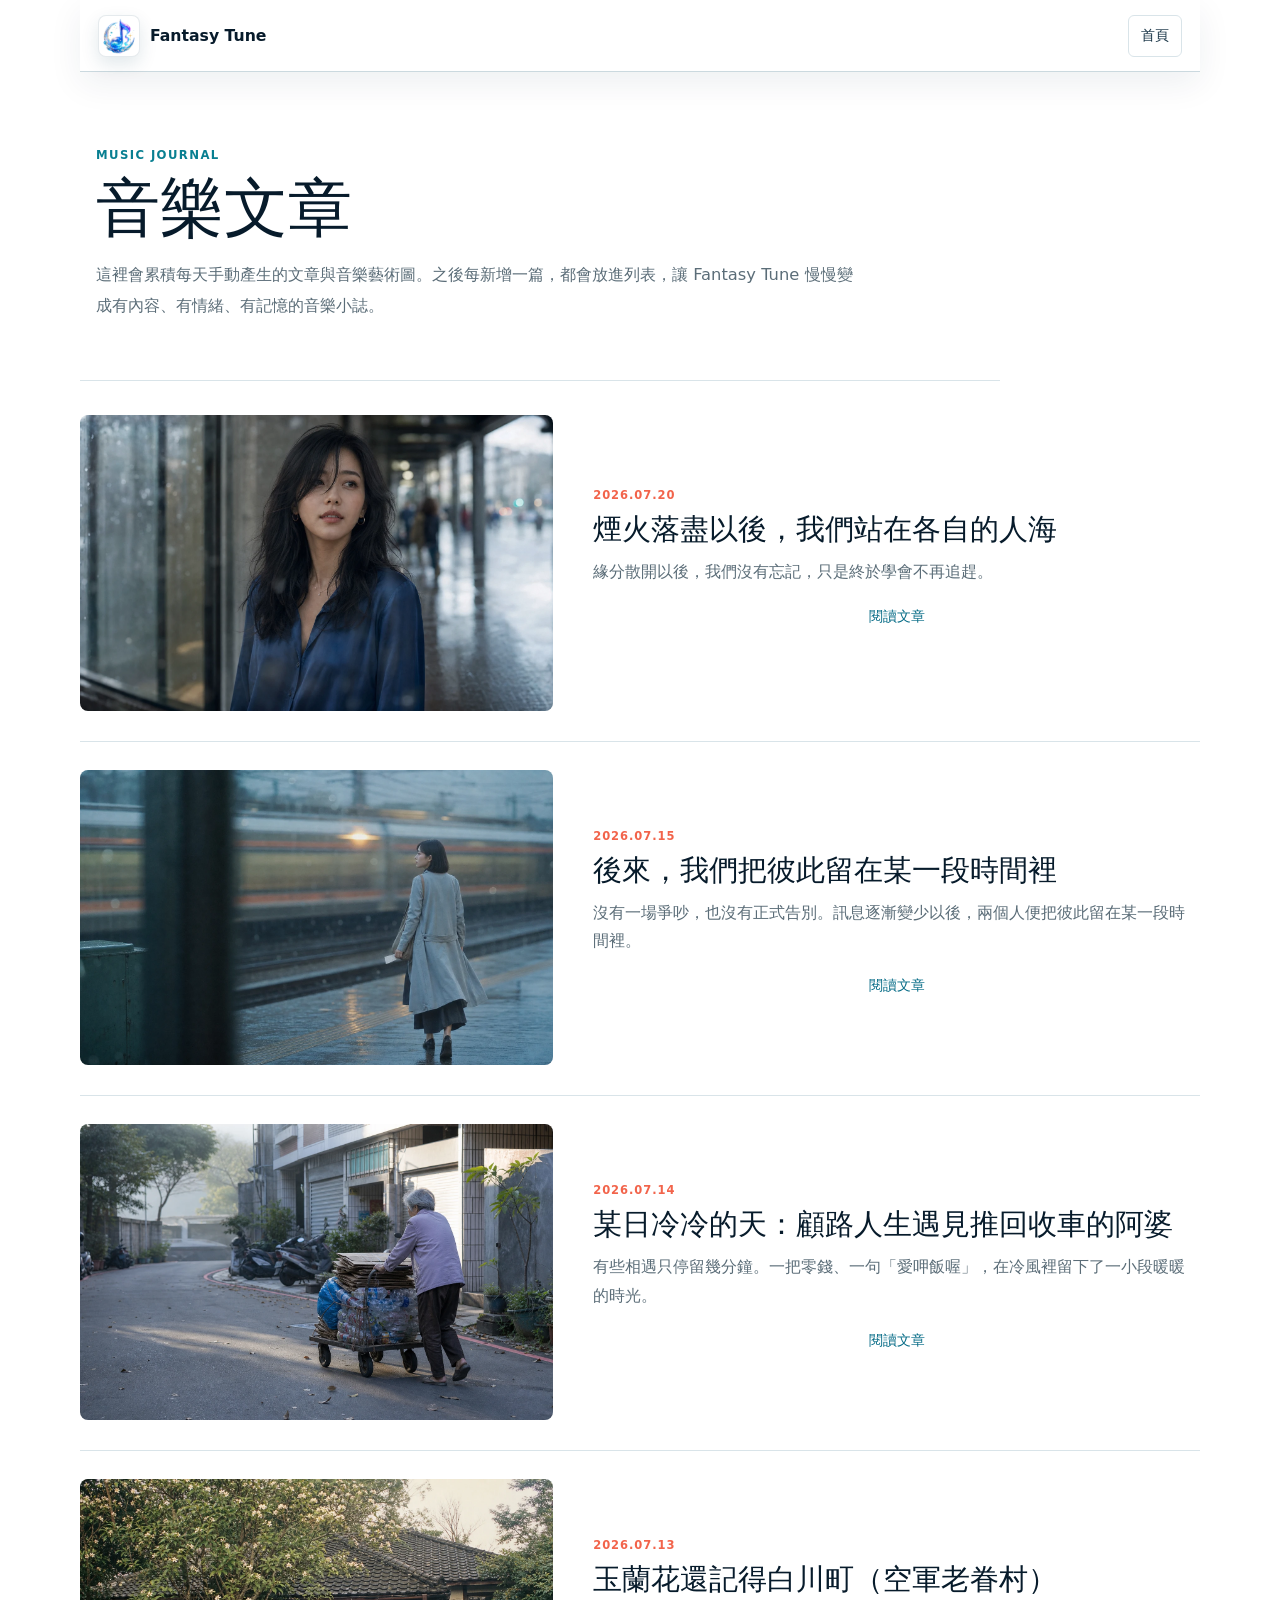
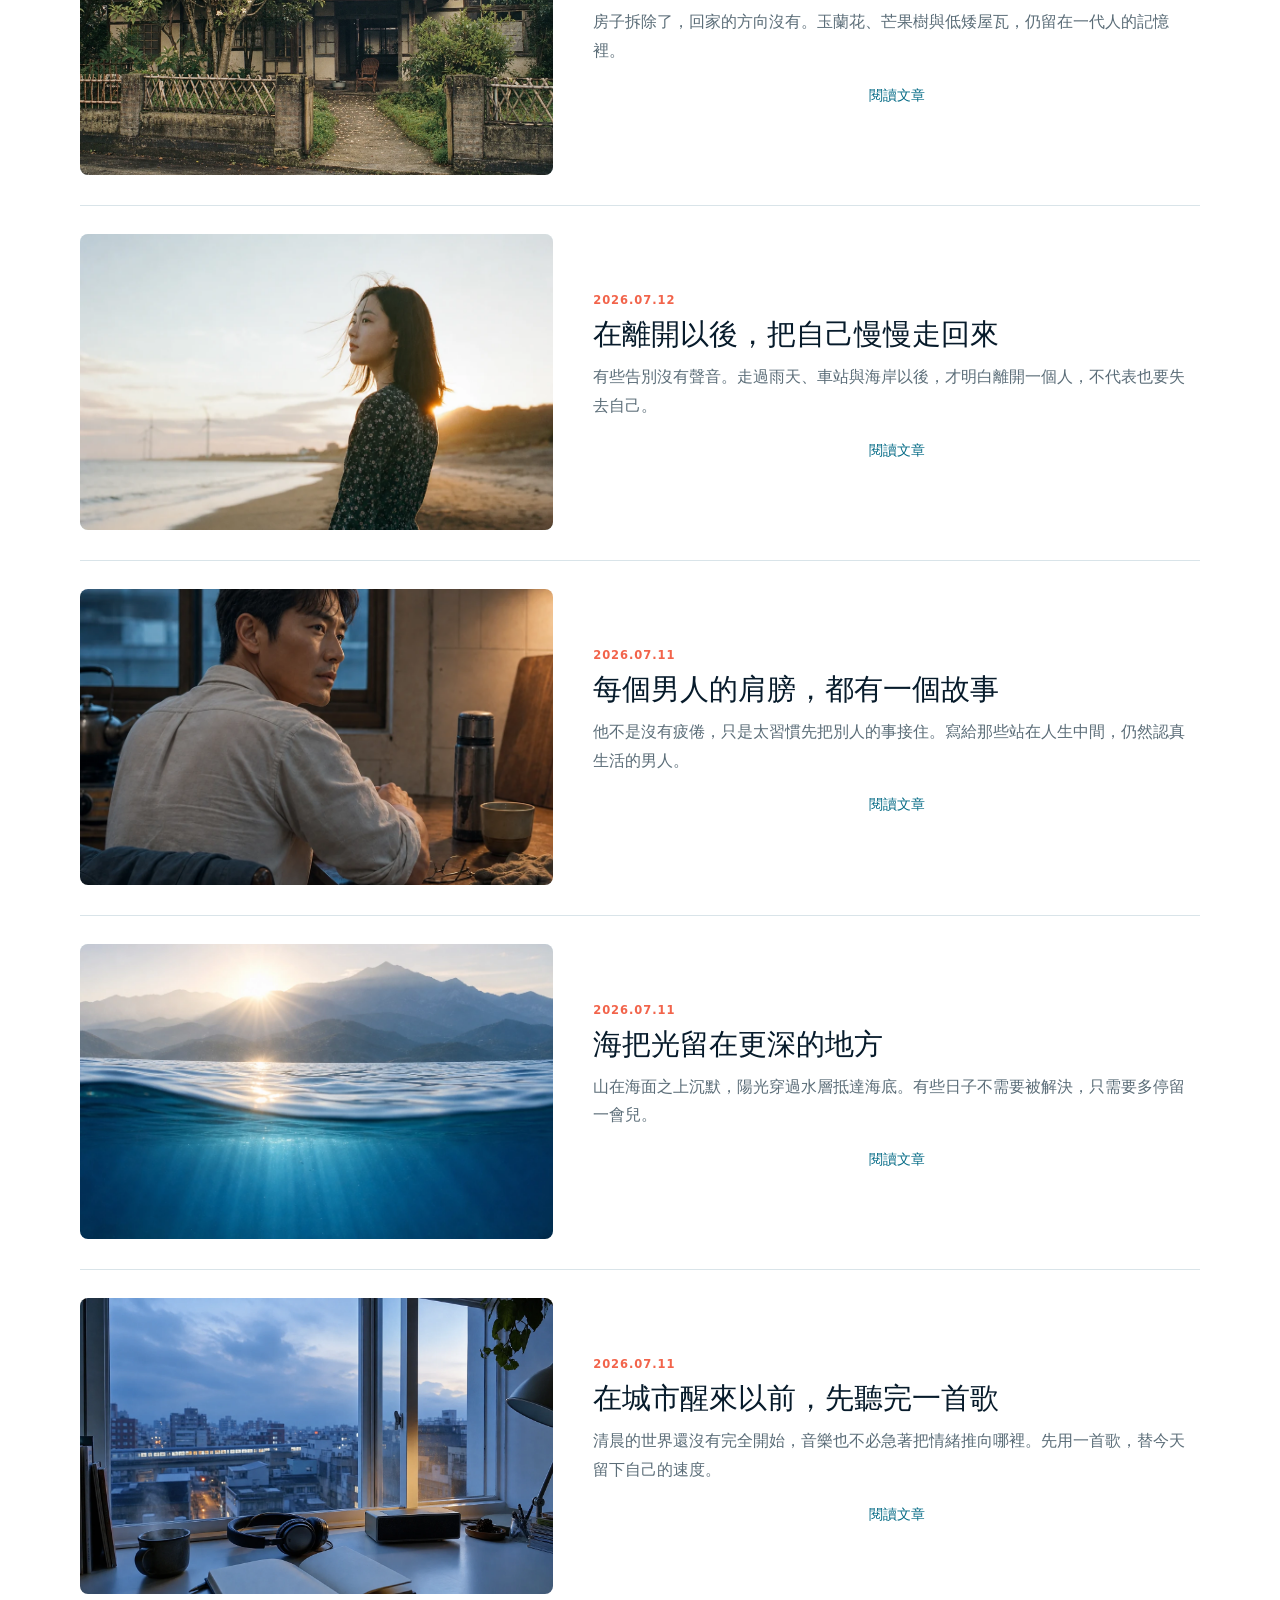
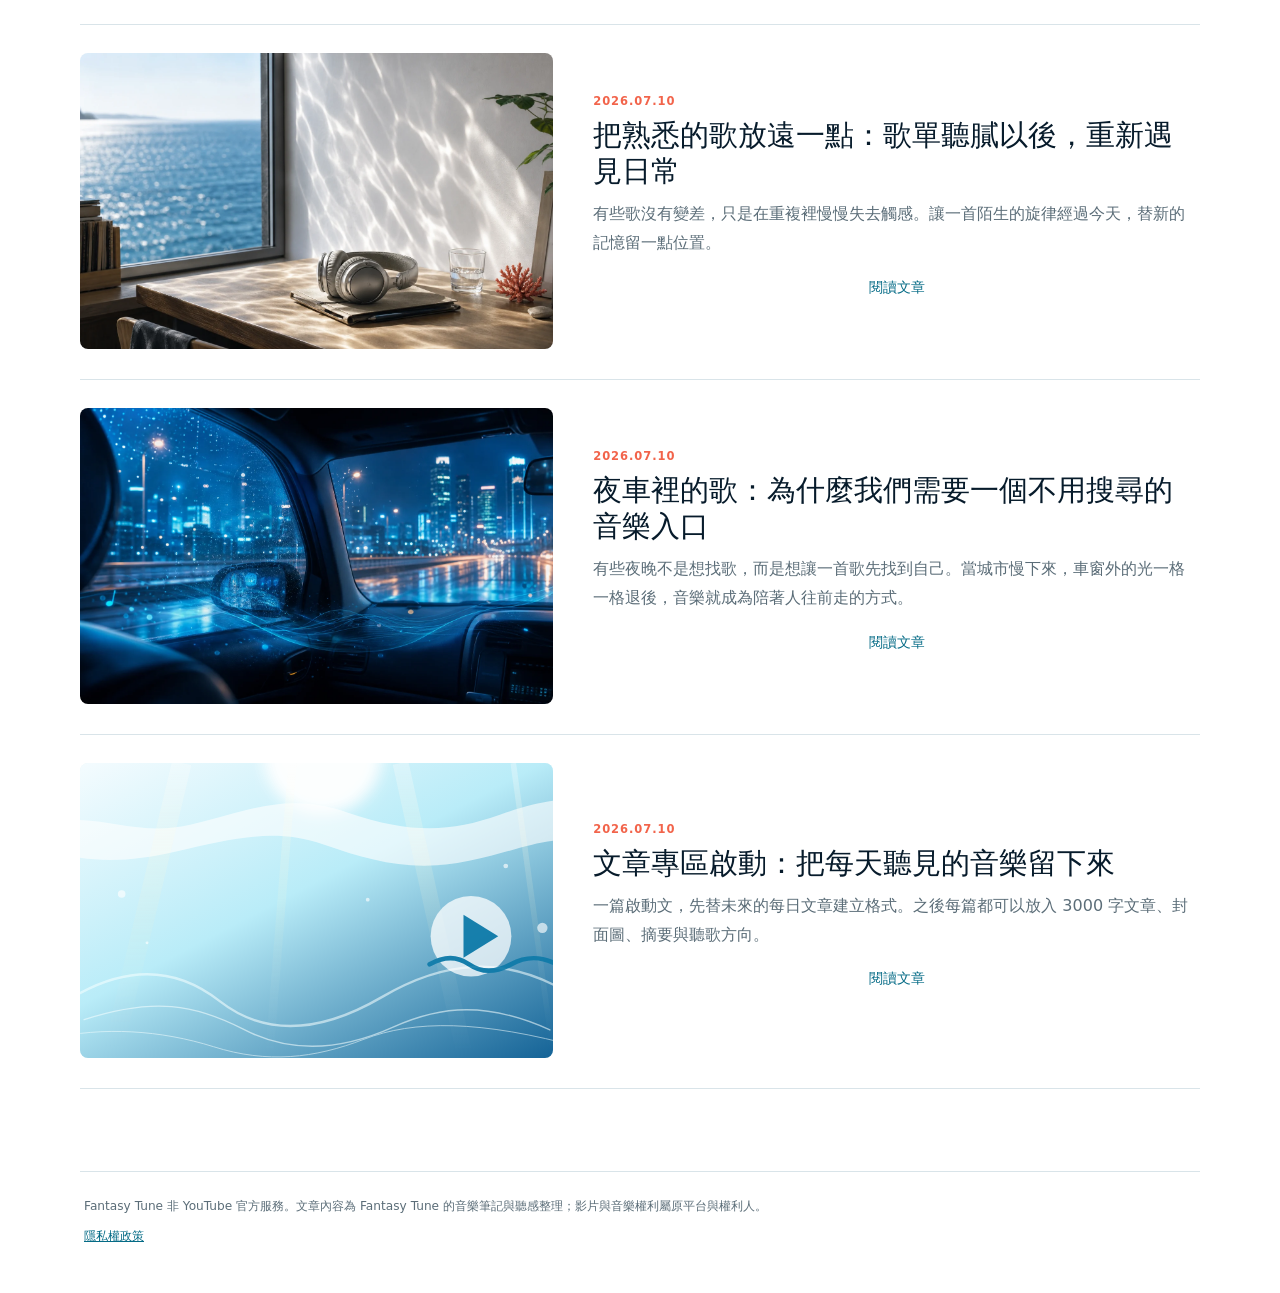
<file: articles.html>
<!doctype html>
<html lang="zh-Hant">
  <head>
    <meta charset="UTF-8" />
    <meta name="viewport" content="width=device-width, initial-scale=1.0" />
    <meta name="description" content="Fantasy Tune 音樂文章專區，累積每日音樂心情、聽歌筆記與療癒聲景文章。" />
    <meta name="theme-color" content="#f8fdff" />
    <meta property="og:type" content="website" />
    <meta property="og:locale" content="zh_TW" />
    <meta property="og:site_name" content="Fantasy Tune" />
    <meta property="og:title" content="Fantasy Tune 音樂文章" />
    <meta property="og:description" content="每天累積一篇音樂文章，記錄趨勢、心情、夜晚與陪伴感。" />
    <meta property="og:image" content="https://fantasy-76930.github.io/Fantasy-Tune/assets/article-cover-default.svg" />
    <title>Fantasy Tune 音樂文章</title>
    <link rel="manifest" href="./manifest.webmanifest" />
    <link rel="icon" href="./assets/favicon.ico" sizes="any" />
    <link rel="icon" href="./assets/favicon-32.png" type="image/png" sizes="32x32" />
    <link rel="apple-touch-icon" href="./assets/apple-touch-icon.png" />
    <link rel="stylesheet" href="./styles.css?v=44" />
  </head>
  <body>
    <div class="app-shell article-shell">
      <header class="topbar" aria-label="主要導覽">
        <a class="brand" href="./" aria-label="Fantasy Tune 首頁">
          <span class="brand-mark" aria-hidden="true">
            <img src="./assets/icon-192.png" alt="" />
          </span>
          <span>Fantasy Tune</span>
        </a>
        <div class="topbar-actions">
          <a class="icon-button" href="./">首頁</a>
        </div>
      </header>

      <main class="article-index">
        <section class="article-hero" aria-labelledby="articleIndexTitle">
          <p class="eyebrow">Music journal</p>
          <h1 id="articleIndexTitle">音樂文章</h1>
          <p>
            這裡會累積每天手動產生的文章與音樂藝術圖。之後每新增一篇，都會放進列表，讓 Fantasy Tune 慢慢變成有內容、有情緒、有記憶的音樂小誌。
          </p>
        </section>

        <section class="article-list" aria-label="文章列表">
          <article class="article-card">
            <a class="article-cover" href="./articles/2026-07-20-as-if-seeing-you.html">
              <img
                src="./assets/article-2026-07-20-as-if-seeing-you-01.webp"
                alt="雨後咖啡館外，一名穿藍色上衣的長髮女子望向街道"
              />
            </a>
            <div class="article-card-body">
              <p class="article-date">2026.07.20</p>
              <h2>
                <a href="./articles/2026-07-20-as-if-seeing-you.html">煙火落盡以後，我們站在各自的人海</a>
              </h2>
              <p>
                緣分散開以後，我們沒有忘記，只是終於學會不再追趕。
              </p>
              <a class="text-link" href="./articles/2026-07-20-as-if-seeing-you.html">閱讀文章</a>
            </div>
          </article>

          <article class="article-card">
            <a class="article-cover" href="./articles/2026-07-15-time-forgot-to-say-goodbye.html">
              <img
                src="./assets/article-2026-07-15-time-forgot-goodbye-01.webp"
                alt="雨後月台上，一名短髮女子走向遠方，列車在背景掠過"
              />
            </a>
            <div class="article-card-body">
              <p class="article-date">2026.07.15</p>
              <h2>
                <a href="./articles/2026-07-15-time-forgot-to-say-goodbye.html">後來，我們把彼此留在某一段時間裡</a>
              </h2>
              <p>
                沒有一場爭吵，也沒有正式告別。訊息逐漸變少以後，兩個人便把彼此留在某一段時間裡。
              </p>
              <a class="text-link" href="./articles/2026-07-15-time-forgot-to-say-goodbye.html">閱讀文章</a>
            </div>
          </article>

          <article class="article-card">
            <a class="article-cover" href="./articles/2026-07-14-roadside-kindness.html">
              <img
                src="./assets/article-2026-07-14-roadside-kindness-01.webp"
                alt="冷天裡，一位阿婆推著載滿紙箱與瓶罐的回收車走過台灣街道"
              />
            </a>
            <div class="article-card-body">
              <p class="article-date">2026.07.14</p>
              <h2>
                <a href="./articles/2026-07-14-roadside-kindness.html">某日冷冷的天：顧路人生遇見推回收車的阿婆</a>
              </h2>
              <p>
                有些相遇只停留幾分鐘。一把零錢、一句「愛呷飯喔」，在冷風裡留下了一小段暖暖的時光。
              </p>
              <a class="text-link" href="./articles/2026-07-14-roadside-kindness.html">閱讀文章</a>
            </div>
          </article>

          <article class="article-card">
            <a class="article-cover" href="./articles/2026-07-13-shirakawa-air-force-village.html">
              <img
                class="article-shirakawa-cover"
                src="./assets/article-2026-07-13-shirakawa-village-01.webp"
                alt="玉蘭花樹下的白川町空軍老眷村日式平房"
              />
            </a>
            <div class="article-card-body">
              <p class="article-date">2026.07.13</p>
              <h2>
                <a href="./articles/2026-07-13-shirakawa-air-force-village.html">玉蘭花還記得白川町（空軍老眷村）</a>
              </h2>
              <p>
                房子拆除了，回家的方向沒有。玉蘭花、芒果樹與低矮屋瓦，仍留在一代人的記憶裡。
              </p>
              <a class="text-link" href="./articles/2026-07-13-shirakawa-air-force-village.html">閱讀文章</a>
            </div>
          </article>

          <article class="article-card">
            <a class="article-cover" href="./articles/2026-07-12-walking-back-to-myself.html">
              <img
                class="article-walking-cover"
                src="./assets/article-2026-07-12-walking-back-01.webp"
                alt="夕陽下，一名女子獨自站在海岸回望"
              />
            </a>
            <div class="article-card-body">
              <p class="article-date">2026.07.12</p>
              <h2>
                <a href="./articles/2026-07-12-walking-back-to-myself.html">在離開以後，把自己慢慢走回來</a>
              </h2>
              <p>
                有些告別沒有聲音。走過雨天、車站與海岸以後，才明白離開一個人，不代表也要失去自己。
              </p>
              <a class="text-link" href="./articles/2026-07-12-walking-back-to-myself.html">閱讀文章</a>
            </div>
          </article>

          <article class="article-card">
            <a class="article-cover" href="./articles/2026-07-11-every-man-shoulders.html">
              <img
                src="./assets/article-2026-07-11-every-man-shoulders-01.webp"
                alt="清晨窗邊，一名中年男人安靜坐在桌前回望"
              />
            </a>
            <div class="article-card-body">
              <p class="article-date">2026.07.11</p>
              <h2>
                <a href="./articles/2026-07-11-every-man-shoulders.html">每個男人的肩膀，都有一個故事</a>
              </h2>
              <p>
                他不是沒有疲倦，只是太習慣先把別人的事接住。寫給那些站在人生中間，仍然認真生活的男人。
              </p>
              <a class="text-link" href="./articles/2026-07-11-every-man-shoulders.html">閱讀文章</a>
            </div>
          </article>

          <article class="article-card">
            <a class="article-cover" href="./articles/2026-07-11-light-through-the-sea.html">
              <img
                class="article-ocean-cover"
                src="./assets/article-2026-07-11-light-through-sea-01.webp"
                alt="山脈、海面與陽光穿透海底的寧靜景象"
              />
            </a>
            <div class="article-card-body">
              <p class="article-date">2026.07.11</p>
              <h2>
                <a href="./articles/2026-07-11-light-through-the-sea.html">海把光留在更深的地方</a>
              </h2>
              <p>
                山在海面之上沉默，陽光穿過水層抵達海底。有些日子不需要被解決，只需要多停留一會兒。
              </p>
              <a class="text-link" href="./articles/2026-07-11-light-through-the-sea.html">閱讀文章</a>
            </div>
          </article>

          <article class="article-card">
            <a class="article-cover" href="./articles/2026-07-11-before-city-wakes.html">
              <img
                src="./assets/article-2026-07-11-before-city-wakes.webp"
                alt="清晨城市窗景前的耳機、筆記本、茶杯與音響"
              />
            </a>
            <div class="article-card-body">
              <p class="article-date">2026.07.11</p>
              <h2>
                <a href="./articles/2026-07-11-before-city-wakes.html">在城市醒來以前，先聽完一首歌</a>
              </h2>
              <p>
                清晨的世界還沒有完全開始，音樂也不必急著把情緒推向哪裡。先用一首歌，替今天留下自己的速度。
              </p>
              <a class="text-link" href="./articles/2026-07-11-before-city-wakes.html">閱讀文章</a>
            </div>
          </article>

          <article class="article-card">
            <a class="article-cover" href="./articles/2026-07-10-unfamiliar-song.html">
              <img
                src="./assets/article-2026-07-10-unfamiliar-song.webp"
                alt="海景窗邊的木桌、耳機與映在白牆上的水面波光"
              />
            </a>
            <div class="article-card-body">
              <p class="article-date">2026.07.10</p>
              <h2>
                <a href="./articles/2026-07-10-unfamiliar-song.html">把熟悉的歌放遠一點：歌單聽膩以後，重新遇見日常</a>
              </h2>
              <p>
                有些歌沒有變差，只是在重複裡慢慢失去觸感。讓一首陌生的旋律經過今天，替新的記憶留一點位置。
              </p>
              <a class="text-link" href="./articles/2026-07-10-unfamiliar-song.html">閱讀文章</a>
            </div>
          </article>

          <article class="article-card">
            <a class="article-cover" href="./articles/2026-07-10-night-drive-music-companion.html">
              <img src="./assets/article-2026-07-10-night-drive.webp" alt="夜晚車窗外的城市燈光與藍色音樂流線" />
            </a>
            <div class="article-card-body">
              <p class="article-date">2026.07.10</p>
              <h2>
                <a href="./articles/2026-07-10-night-drive-music-companion.html">夜車裡的歌：為什麼我們需要一個不用搜尋的音樂入口</a>
              </h2>
              <p>
                有些夜晚不是想找歌，而是想讓一首歌先找到自己。當城市慢下來，車窗外的光一格一格退後，音樂就成為陪著人往前走的方式。
              </p>
              <a class="text-link" href="./articles/2026-07-10-night-drive-music-companion.html">閱讀文章</a>
            </div>
          </article>

          <article class="article-card">
            <a class="article-cover" href="./articles/2026-07-10-fantasy-tune-start.html">
              <img src="./assets/article-cover-default.svg" alt="深海光線與播放鍵的音樂文章封面" />
            </a>
            <div class="article-card-body">
              <p class="article-date">2026.07.10</p>
              <h2>
                <a href="./articles/2026-07-10-fantasy-tune-start.html">文章專區啟動：把每天聽見的音樂留下來</a>
              </h2>
              <p>
                一篇啟動文，先替未來的每日文章建立格式。之後每篇都可以放入 3000 字文章、封面圖、摘要與聽歌方向。
              </p>
              <a class="text-link" href="./articles/2026-07-10-fantasy-tune-start.html">閱讀文章</a>
            </div>
          </article>
        </section>
      </main>

      <footer class="site-footer" aria-label="網站聲明">
        <p>Fantasy Tune 非 YouTube 官方服務。文章內容為 Fantasy Tune 的音樂筆記與聽感整理；影片與音樂權利屬原平台與權利人。</p>
        <p><a href="./privacy.html">隱私權政策</a></p>
      </footer>
    </div>
  </body>
</html>
</file>
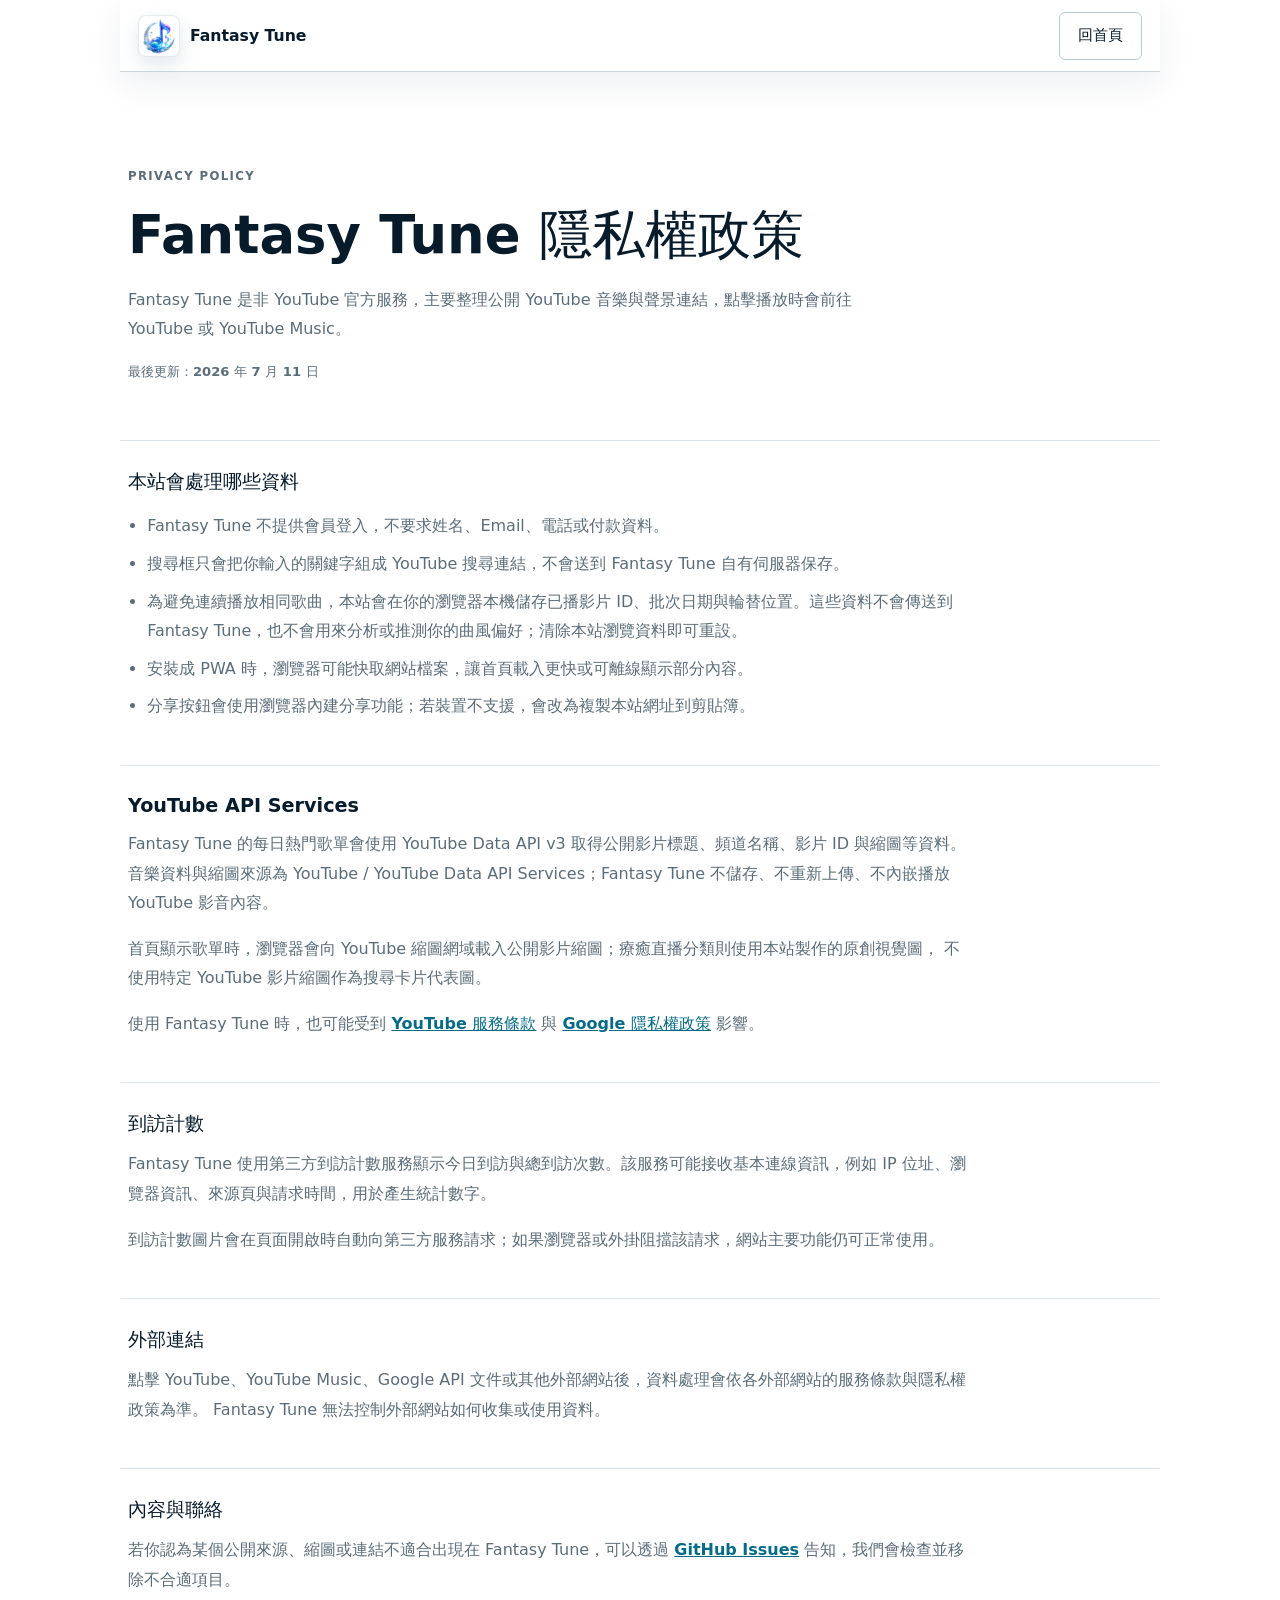
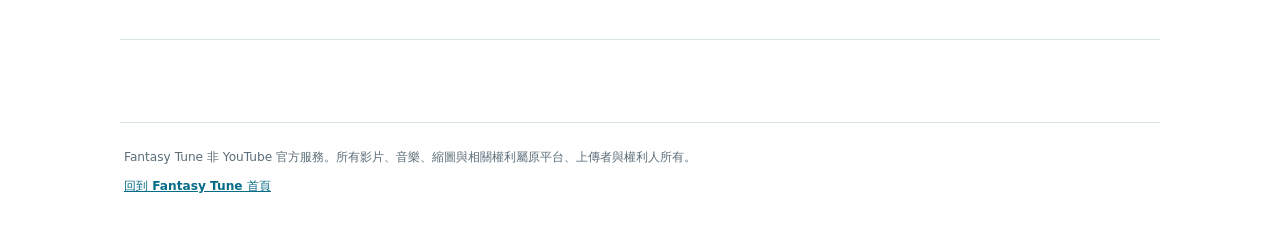
<file: privacy.html>
<!doctype html>
<html lang="zh-Hant">
  <head>
    <meta charset="UTF-8" />
    <meta name="viewport" content="width=device-width, initial-scale=1.0" />
    <meta
      name="description"
      content="Fantasy Tune 隱私權政策：說明 YouTube API Services、第三方到訪計數與外部連結的資料處理方式。"
    />
    <meta name="theme-color" content="#f8fdff" />
    <meta property="og:type" content="website" />
    <meta property="og:locale" content="zh_TW" />
    <meta property="og:site_name" content="Fantasy Tune" />
    <meta property="og:url" content="https://fantasy-76930.github.io/Fantasy-Tune/privacy.html" />
    <meta property="og:title" content="Fantasy Tune 隱私權政策" />
    <meta
      property="og:description"
      content="Fantasy Tune 不提供登入功能，僅整理公開 YouTube 連結，並使用第三方到訪計數服務。"
    />
    <meta property="og:image" content="https://fantasy-76930.github.io/Fantasy-Tune/assets/og-image.png" />
    <meta property="og:image:width" content="1200" />
    <meta property="og:image:height" content="630" />
    <meta property="og:image:alt" content="Fantasy Tune 隱私權政策與 YouTube API Services 說明" />
    <meta name="twitter:card" content="summary_large_image" />
    <meta name="twitter:title" content="Fantasy Tune 隱私權政策" />
    <meta
      name="twitter:description"
      content="Fantasy Tune 不提供登入功能，僅整理公開 YouTube 連結，並使用第三方到訪計數服務。"
    />
    <meta name="twitter:image" content="https://fantasy-76930.github.io/Fantasy-Tune/assets/og-image.png" />
    <meta name="twitter:image:alt" content="Fantasy Tune 隱私權政策與 YouTube API Services 說明" />
    <title>Fantasy Tune 隱私權政策</title>
    <link rel="manifest" href="./manifest.webmanifest" />
    <link rel="icon" href="./assets/favicon.ico" sizes="any" />
    <link rel="icon" href="./assets/favicon-32.png" type="image/png" sizes="32x32" />
    <link rel="apple-touch-icon" href="./assets/apple-touch-icon.png" />
    <link rel="stylesheet" href="./styles.css?v=44" />
  </head>
  <body>
    <div class="app-shell privacy-page">
      <header class="topbar" aria-label="主要導覽">
        <a class="brand" href="./" aria-label="Fantasy Tune 首頁">
          <span class="brand-mark" aria-hidden="true">
            <img src="./assets/icon-192.png" alt="" />
          </span>
          <span>Fantasy Tune</span>
        </a>
        <a class="secondary-action privacy-home-link" href="./">回首頁</a>
      </header>

      <main class="privacy-main">
        <section class="privacy-hero" aria-labelledby="privacyTitle">
          <p class="eyebrow">Privacy Policy</p>
          <h1 id="privacyTitle">Fantasy Tune 隱私權政策</h1>
          <p>
            Fantasy Tune 是非 YouTube 官方服務，主要整理公開 YouTube 音樂與聲景連結，點擊播放時會前往 YouTube 或
            YouTube Music。
          </p>
          <p class="privacy-date">最後更新：2026 年 7 月 11 日</p>
        </section>

        <section class="privacy-card" aria-labelledby="collectTitle">
          <h2 id="collectTitle">本站會處理哪些資料</h2>
          <ul class="policy-list">
            <li>Fantasy Tune 不提供會員登入，不要求姓名、Email、電話或付款資料。</li>
            <li>搜尋框只會把你輸入的關鍵字組成 YouTube 搜尋連結，不會送到 Fantasy Tune 自有伺服器保存。</li>
            <li>
              為避免連續播放相同歌曲，本站會在你的瀏覽器本機儲存已播影片 ID、批次日期與輪替位置。這些資料不會傳送到
              Fantasy Tune，也不會用來分析或推測你的曲風偏好；清除本站瀏覽資料即可重設。
            </li>
            <li>安裝成 PWA 時，瀏覽器可能快取網站檔案，讓首頁載入更快或可離線顯示部分內容。</li>
            <li>分享按鈕會使用瀏覽器內建分享功能；若裝置不支援，會改為複製本站網址到剪貼簿。</li>
          </ul>
        </section>

        <section class="privacy-card" aria-labelledby="youtubeTitle">
          <h2 id="youtubeTitle">YouTube API Services</h2>
          <p>
            Fantasy Tune 的每日熱門歌單會使用 YouTube Data API v3 取得公開影片標題、頻道名稱、影片 ID 與縮圖等資料。
            音樂資料與縮圖來源為 YouTube / YouTube Data API Services；Fantasy Tune 不儲存、不重新上傳、不內嵌播放
            YouTube 影音內容。
          </p>
          <p>
            首頁顯示歌單時，瀏覽器會向 YouTube 縮圖網域載入公開影片縮圖；療癒直播分類則使用本站製作的原創視覺圖，
            不使用特定 YouTube 影片縮圖作為搜尋卡片代表圖。
          </p>
          <p>
            使用 Fantasy Tune 時，也可能受到
            <a href="https://www.youtube.com/t/terms" target="_blank" rel="noreferrer">YouTube 服務條款</a>
            與
            <a href="https://policies.google.com/privacy" target="_blank" rel="noreferrer">Google 隱私權政策</a>
            影響。
          </p>
        </section>

        <section class="privacy-card" aria-labelledby="counterTitle">
          <h2 id="counterTitle">到訪計數</h2>
          <p>
            Fantasy Tune 使用第三方到訪計數服務顯示今日到訪與總到訪次數。該服務可能接收基本連線資訊，例如 IP
            位址、瀏覽器資訊、來源頁與請求時間，用於產生統計數字。
          </p>
          <p>
            到訪計數圖片會在頁面開啟時自動向第三方服務請求；如果瀏覽器或外掛阻擋該請求，網站主要功能仍可正常使用。
          </p>
        </section>

        <section class="privacy-card" aria-labelledby="linksTitle">
          <h2 id="linksTitle">外部連結</h2>
          <p>
            點擊 YouTube、YouTube Music、Google API 文件或其他外部網站後，資料處理會依各外部網站的服務條款與隱私權政策為準。
            Fantasy Tune 無法控制外部網站如何收集或使用資料。
          </p>
        </section>

        <section class="privacy-card" aria-labelledby="contactTitle">
          <h2 id="contactTitle">內容與聯絡</h2>
          <p>
            若你認為某個公開來源、縮圖或連結不適合出現在 Fantasy Tune，可以透過
            <a href="https://github.com/fantasy-76930/Fantasy-Tune/issues" target="_blank" rel="noreferrer">GitHub Issues</a>
            告知，我們會檢查並移除不合適項目。
          </p>
        </section>
      </main>

      <footer class="site-footer" aria-label="網站聲明">
        <p>
          Fantasy Tune 非 YouTube 官方服務。所有影片、音樂、縮圖與相關權利屬原平台、上傳者與權利人所有。
        </p>
        <p><a href="./">回到 Fantasy Tune 首頁</a></p>
      </footer>
    </div>
  </body>
</html>
</file>
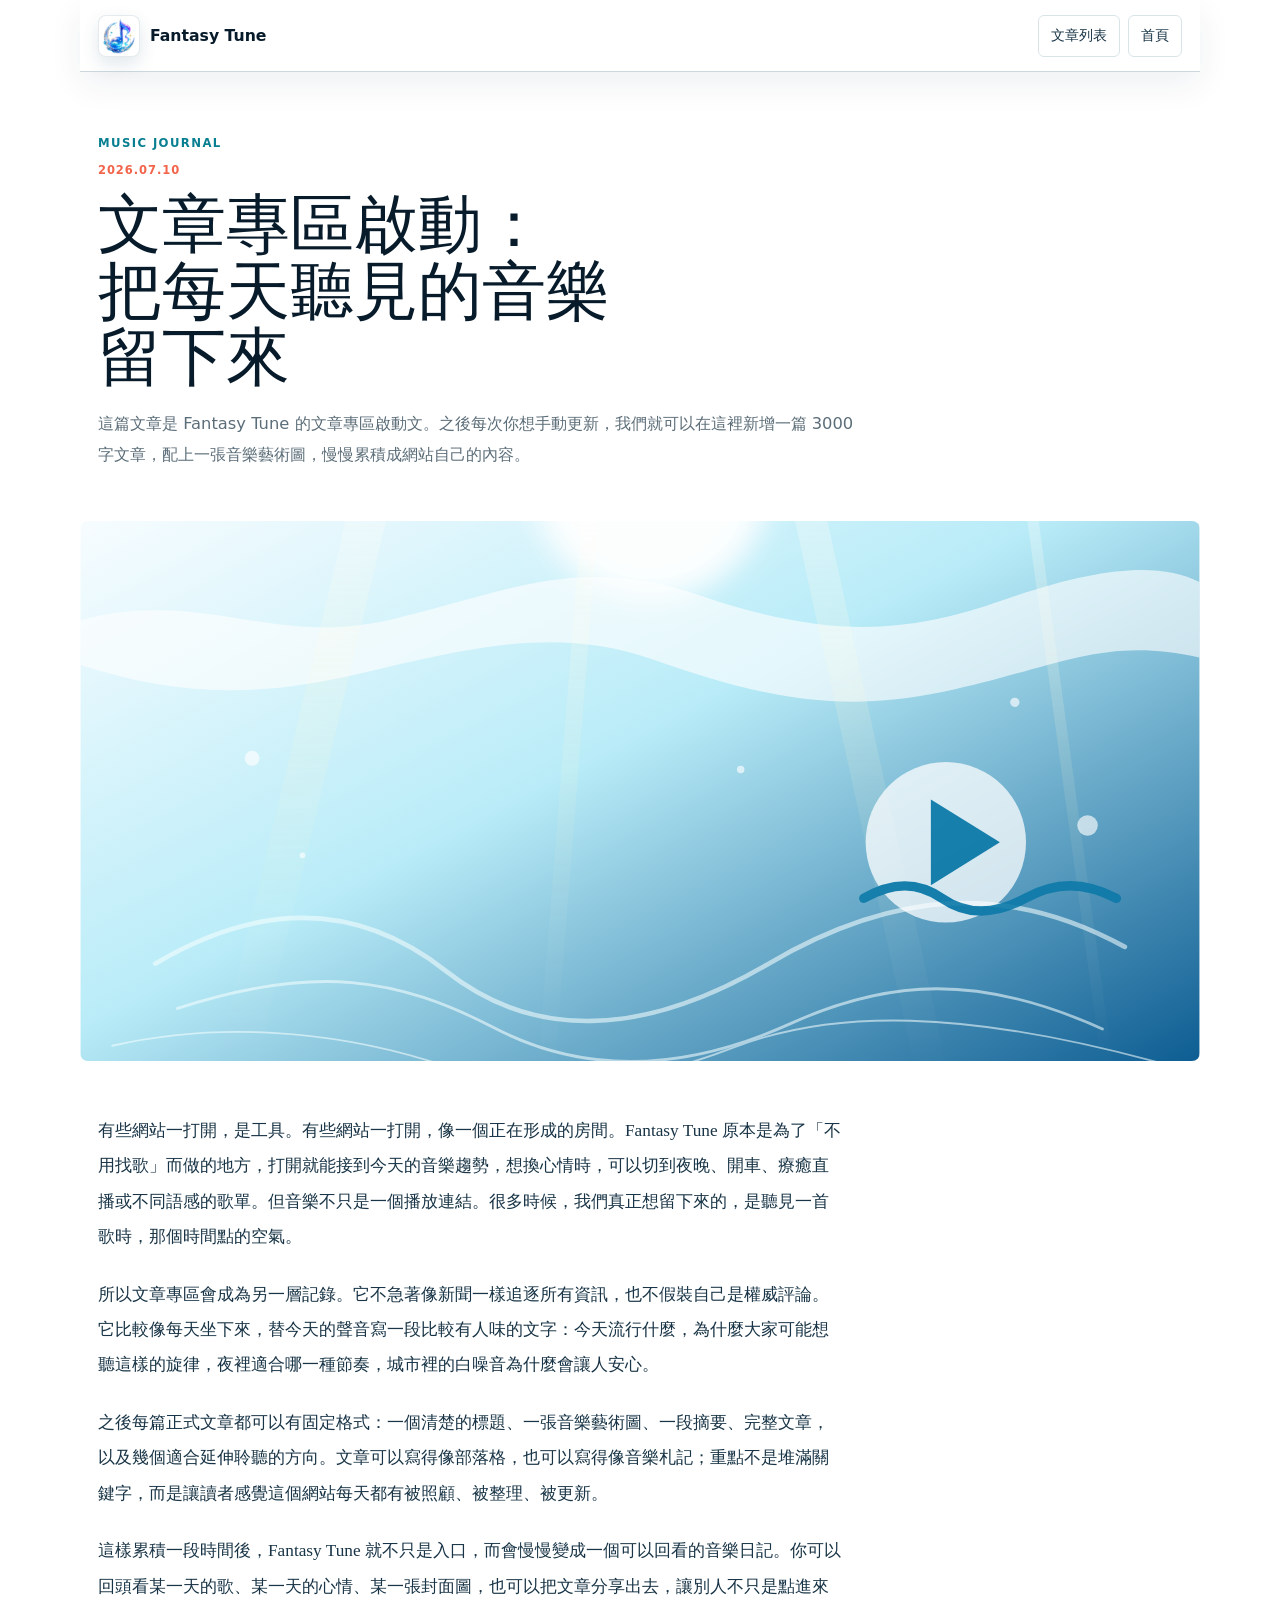
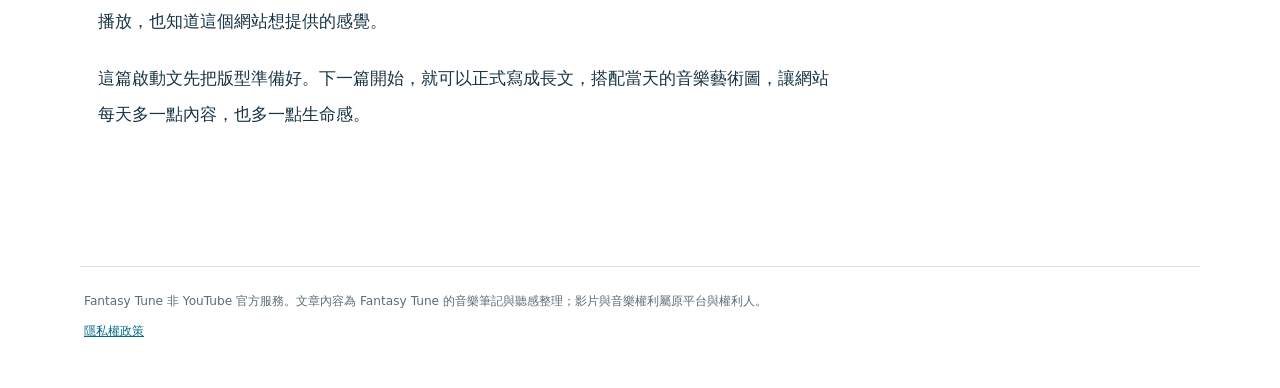
<file: articles/2026-07-10-fantasy-tune-start.html>
<!doctype html>
<html lang="zh-Hant">
  <head>
    <meta charset="UTF-8" />
    <meta name="viewport" content="width=device-width, initial-scale=1.0" />
    <meta
      name="description"
      content="Fantasy Tune 文章專區啟動文：把每天聽見的音樂、聲景與心情慢慢累積成一個可以回看的地方。"
    />
    <meta name="theme-color" content="#f8fdff" />
    <meta property="og:type" content="article" />
    <meta property="og:locale" content="zh_TW" />
    <meta property="og:site_name" content="Fantasy Tune" />
    <meta property="og:title" content="文章專區啟動：把每天聽見的音樂留下來" />
    <meta property="og:description" content="Fantasy Tune 文章專區啟動文，之後每天累積音樂文章與藝術圖。" />
    <meta property="og:image" content="https://fantasy-76930.github.io/Fantasy-Tune/assets/article-cover-default.svg" />
    <title>文章專區啟動：把每天聽見的音樂留下來 - Fantasy Tune</title>
    <link rel="icon" href="../assets/favicon.ico" sizes="any" />
    <link rel="icon" href="../assets/favicon-32.png" type="image/png" sizes="32x32" />
    <link rel="apple-touch-icon" href="../assets/apple-touch-icon.png" />
    <link rel="stylesheet" href="../styles.css?v=44" />
  </head>
  <body>
    <div class="app-shell article-shell">
      <header class="topbar" aria-label="主要導覽">
        <a class="brand" href="../" aria-label="Fantasy Tune 首頁">
          <span class="brand-mark" aria-hidden="true">
            <img src="../assets/icon-192.png" alt="" />
          </span>
          <span>Fantasy Tune</span>
        </a>
        <div class="topbar-actions">
          <a class="icon-button" href="../articles.html">文章列表</a>
          <a class="icon-button" href="../">首頁</a>
        </div>
      </header>

      <main>
        <article class="article-page">
          <header class="article-page-header">
            <p class="eyebrow">Music journal</p>
            <p class="article-date">2026.07.10</p>
            <h1>文章專區啟動：<br />把每天聽見的音樂<br />留下來</h1>
            <p class="article-summary">
              這篇文章是 Fantasy Tune 的文章專區啟動文。之後每次你想手動更新，我們就可以在這裡新增一篇 3000 字文章，配上一張音樂藝術圖，慢慢累積成網站自己的內容。
            </p>
          </header>

          <img class="article-hero-image" src="../assets/article-cover-default.svg" alt="深海光線與播放鍵的音樂文章封面" />

          <div class="article-content">
            <p>
              有些網站一打開，是工具。有些網站一打開，像一個正在形成的房間。Fantasy Tune 原本是為了「不用找歌」而做的地方，打開就能接到今天的音樂趨勢，想換心情時，可以切到夜晚、開車、療癒直播或不同語感的歌單。但音樂不只是一個播放連結。很多時候，我們真正想留下來的，是聽見一首歌時，那個時間點的空氣。
            </p>
            <p>
              所以文章專區會成為另一層記錄。它不急著像新聞一樣追逐所有資訊，也不假裝自己是權威評論。它比較像每天坐下來，替今天的聲音寫一段比較有人味的文字：今天流行什麼，為什麼大家可能想聽這樣的旋律，夜裡適合哪一種節奏，城市裡的白噪音為什麼會讓人安心。
            </p>
            <p>
              之後每篇正式文章都可以有固定格式：一個清楚的標題、一張音樂藝術圖、一段摘要、完整文章，以及幾個適合延伸聆聽的方向。文章可以寫得像部落格，也可以寫得像音樂札記；重點不是堆滿關鍵字，而是讓讀者感覺這個網站每天都有被照顧、被整理、被更新。
            </p>
            <p>
              這樣累積一段時間後，Fantasy Tune 就不只是入口，而會慢慢變成一個可以回看的音樂日記。你可以回頭看某一天的歌、某一天的心情、某一張封面圖，也可以把文章分享出去，讓別人不只是點進來播放，也知道這個網站想提供的感覺。
            </p>
            <p>
              這篇啟動文先把版型準備好。下一篇開始，就可以正式寫成長文，搭配當天的音樂藝術圖，讓網站每天多一點內容，也多一點生命感。
            </p>
          </div>
        </article>
      </main>

      <footer class="site-footer" aria-label="網站聲明">
        <p>Fantasy Tune 非 YouTube 官方服務。文章內容為 Fantasy Tune 的音樂筆記與聽感整理；影片與音樂權利屬原平台與權利人。</p>
        <p><a href="../privacy.html">隱私權政策</a></p>
      </footer>
    </div>
  </body>
</html>
</file>
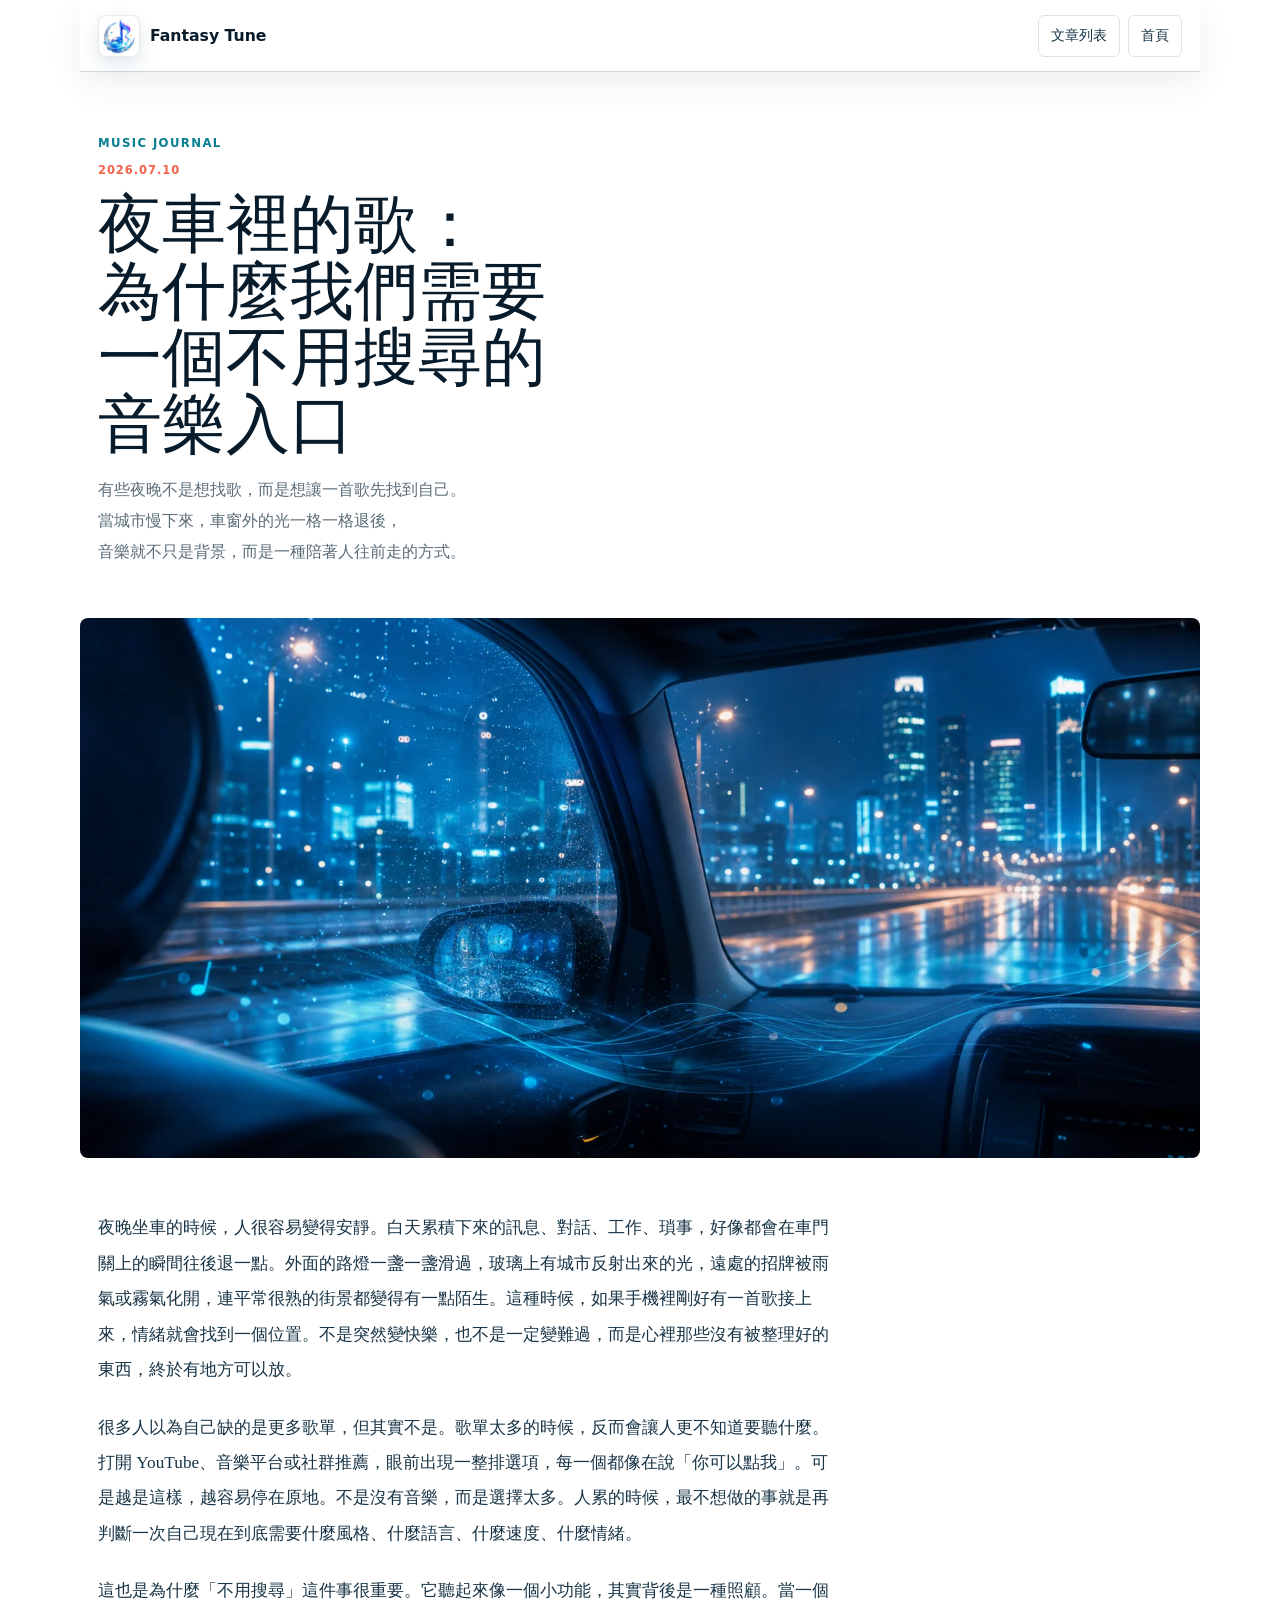
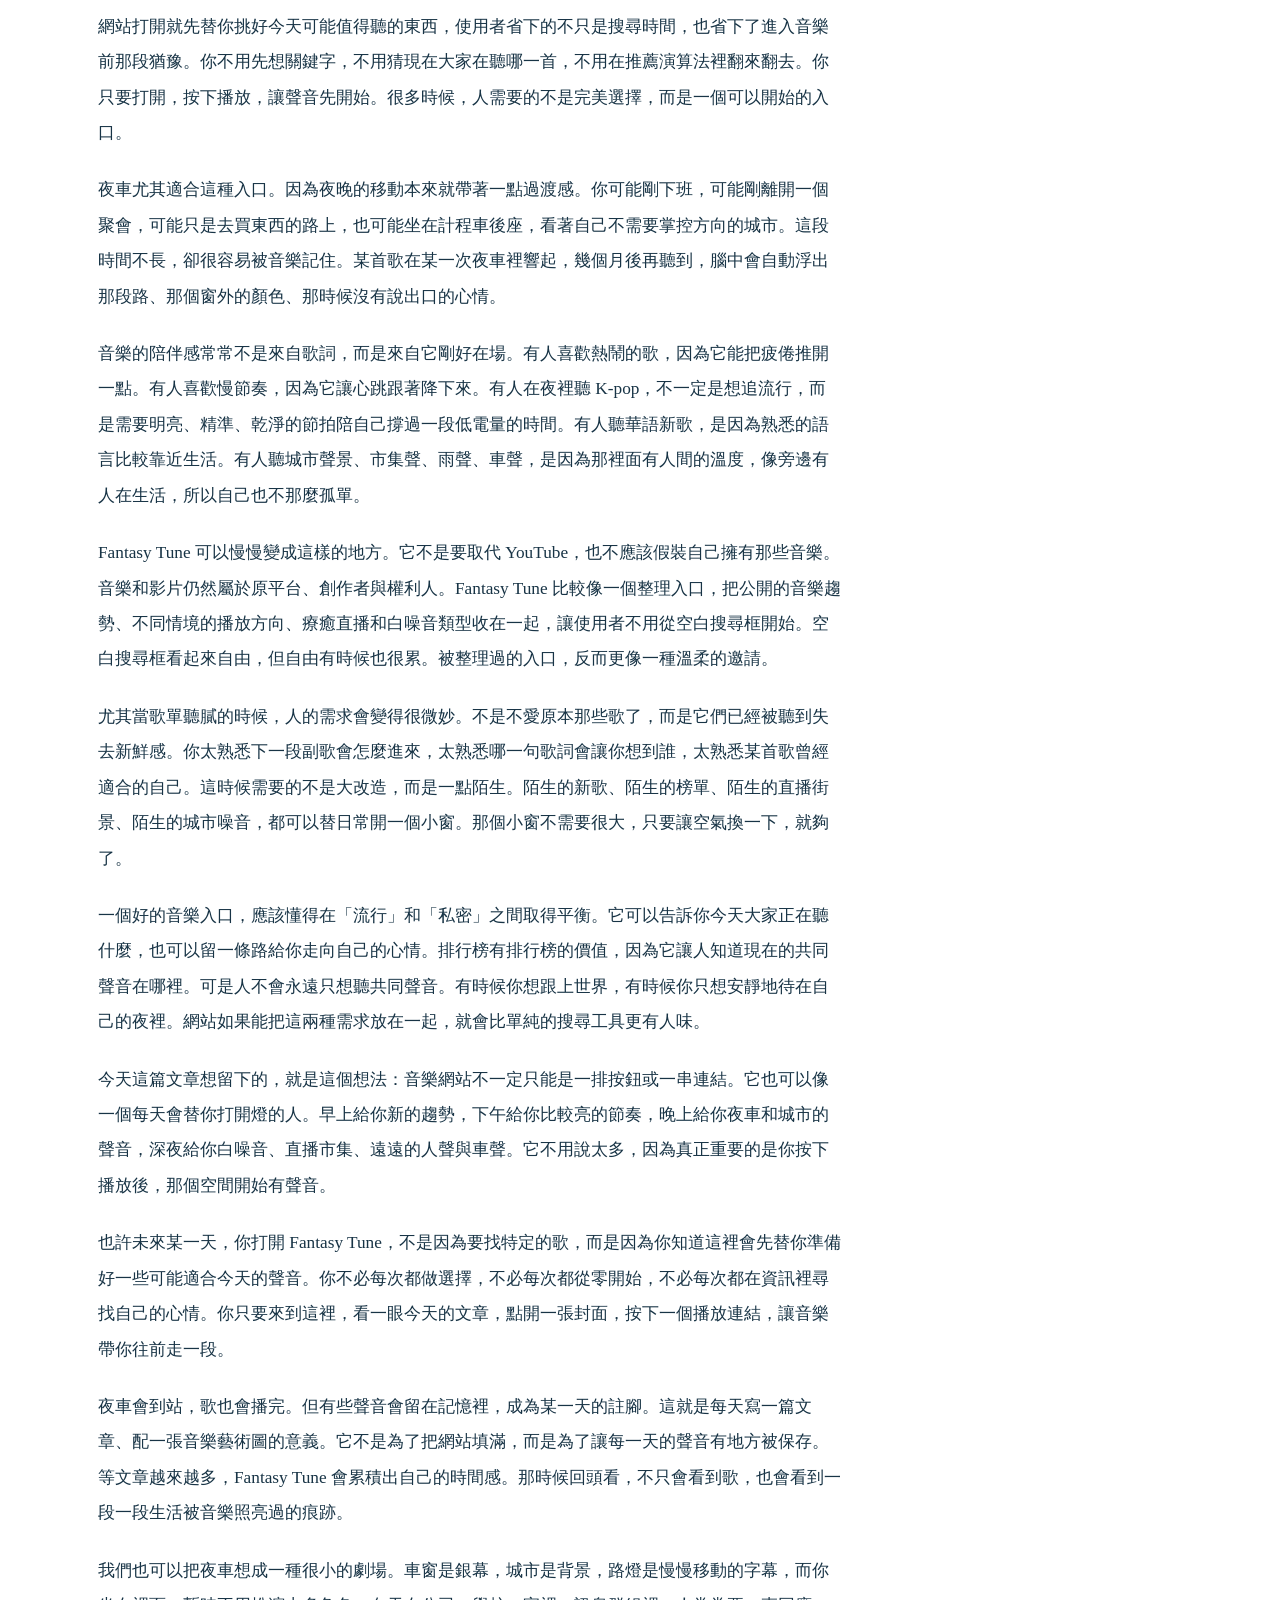
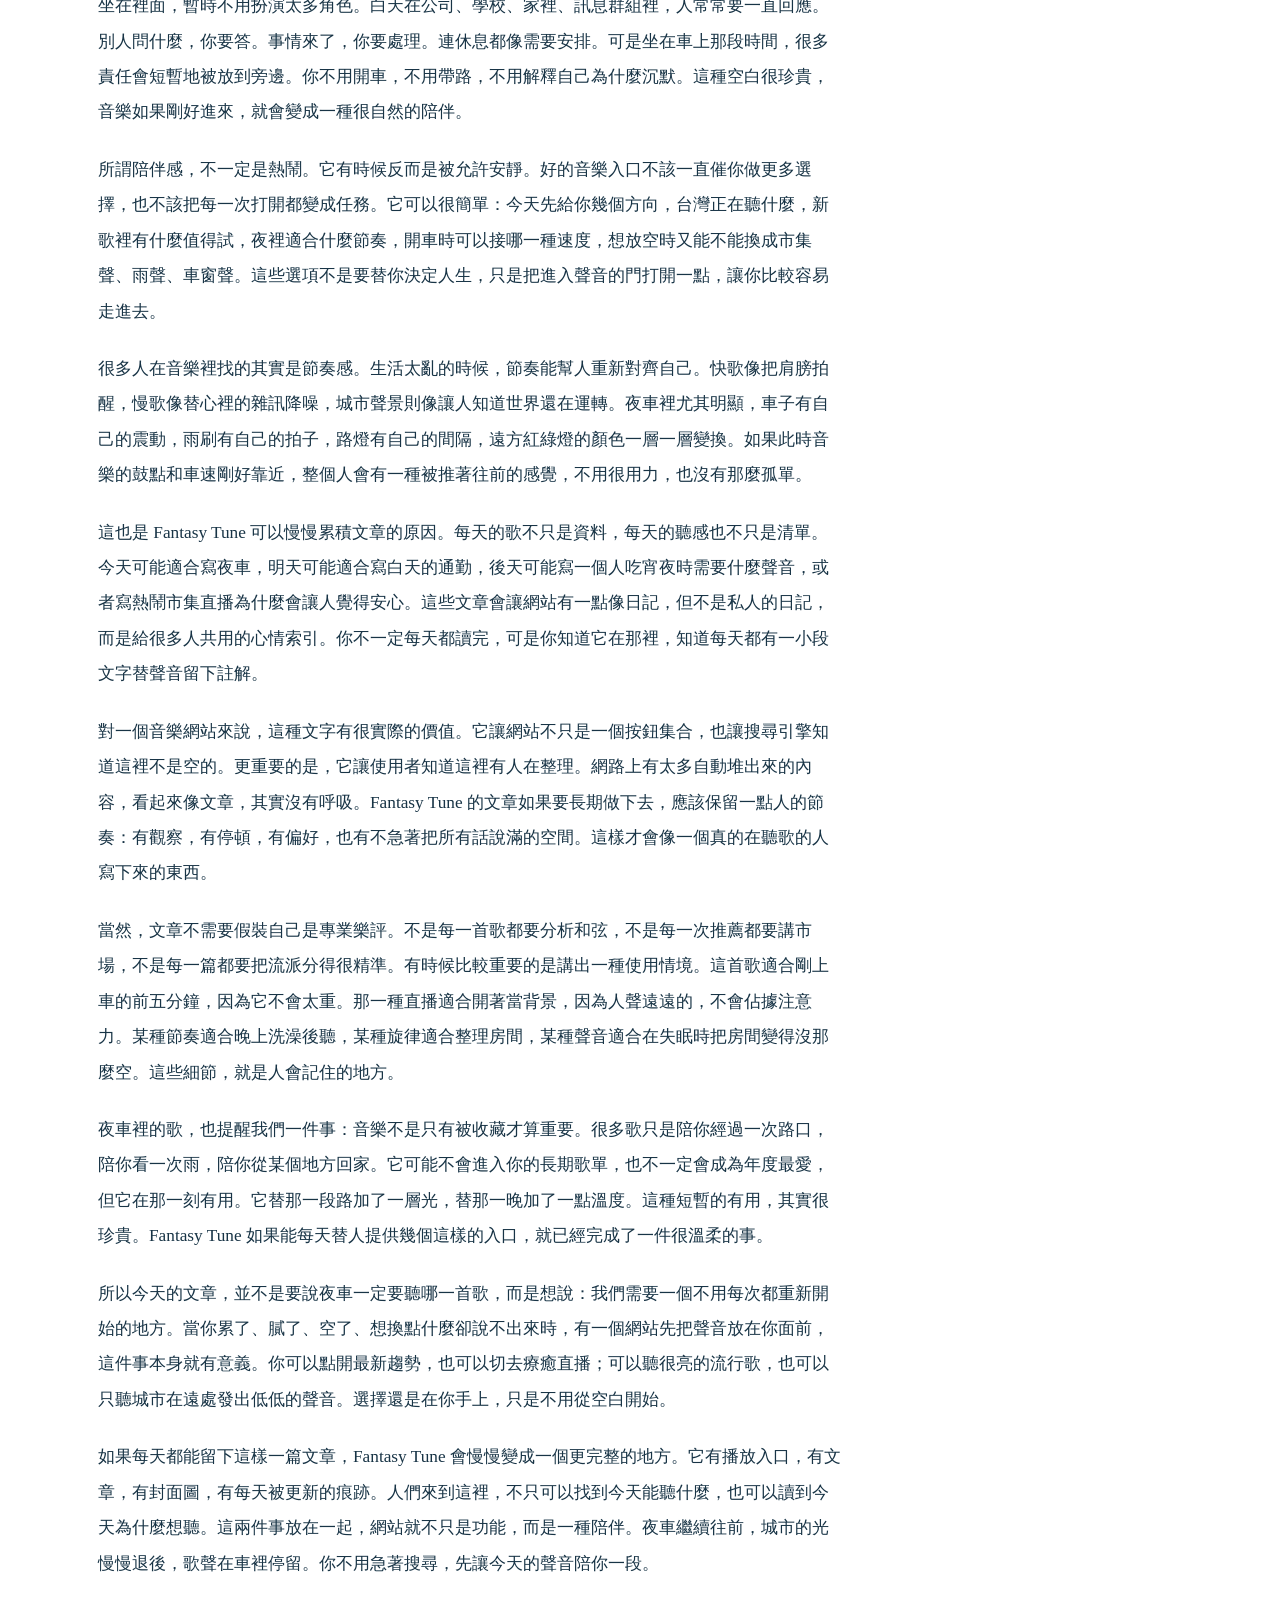
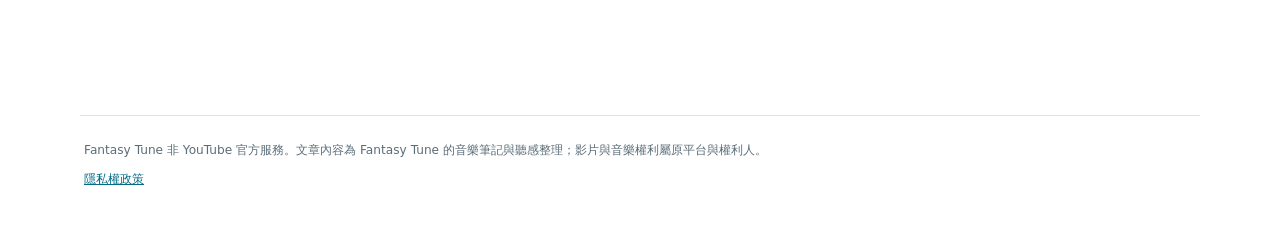
<file: articles/2026-07-10-night-drive-music-companion.html>
<!doctype html>
<html lang="zh-Hant">
  <head>
    <meta charset="UTF-8" />
    <meta name="viewport" content="width=device-width, initial-scale=1.0" />
    <meta
      name="description"
      content="夜車裡的歌：為什麼我們需要一個不用搜尋的音樂入口。Fantasy Tune 音樂文章，寫給歌單聽膩、需要陪伴感的人。"
    />
    <meta name="theme-color" content="#f8fdff" />
    <meta property="og:type" content="article" />
    <meta property="og:locale" content="zh_TW" />
    <meta property="og:site_name" content="Fantasy Tune" />
    <meta property="og:title" content="夜車裡的歌：為什麼我們需要一個不用搜尋的音樂入口" />
    <meta property="og:description" content="一篇關於夜晚、城市移動、陪伴感與打開就能播放的音樂文章。" />
    <meta
      property="og:image"
      content="https://fantasy-76930.github.io/Fantasy-Tune/assets/article-2026-07-10-night-drive.webp"
    />
    <title>夜車裡的歌：為什麼我們需要一個不用搜尋的音樂入口 - Fantasy Tune</title>
    <link rel="icon" href="../assets/favicon.ico" sizes="any" />
    <link rel="icon" href="../assets/favicon-32.png" type="image/png" sizes="32x32" />
    <link rel="apple-touch-icon" href="../assets/apple-touch-icon.png" />
    <link rel="stylesheet" href="../styles.css?v=44" />
  </head>
  <body>
    <div class="app-shell article-shell">
      <header class="topbar" aria-label="主要導覽">
        <a class="brand" href="../" aria-label="Fantasy Tune 首頁">
          <span class="brand-mark" aria-hidden="true">
            <img src="../assets/icon-192.png" alt="" />
          </span>
          <span>Fantasy Tune</span>
        </a>
        <div class="topbar-actions">
          <a class="icon-button" href="../articles.html">文章列表</a>
          <a class="icon-button" href="../">首頁</a>
        </div>
      </header>

      <main>
        <article class="article-page">
          <header class="article-page-header">
            <p class="eyebrow">Music journal</p>
            <p class="article-date">2026.07.10</p>
            <h1>夜車裡的歌：<br />為什麼我們需要<br />一個不用搜尋的<br />音樂入口</h1>
            <p class="article-summary">
              有些夜晚不是想找歌，而是想讓一首歌先找到自己。<br />
              當城市慢下來，車窗外的光一格一格退後，<br />
              音樂就不只是背景，而是一種陪著人往前走的方式。
            </p>
          </header>

          <img class="article-hero-image" src="../assets/article-2026-07-10-night-drive.webp" alt="夜晚車窗外的城市燈光與藍色音樂流線" />

          <div class="article-content">
            <p>
              夜晚坐車的時候，人很容易變得安靜。白天累積下來的訊息、對話、工作、瑣事，好像都會在車門關上的瞬間往後退一點。外面的路燈一盞一盞滑過，玻璃上有城市反射出來的光，遠處的招牌被雨氣或霧氣化開，連平常很熟的街景都變得有一點陌生。這種時候，如果手機裡剛好有一首歌接上來，情緒就會找到一個位置。不是突然變快樂，也不是一定變難過，而是心裡那些沒有被整理好的東西，終於有地方可以放。
            </p>
            <p>
              很多人以為自己缺的是更多歌單，但其實不是。歌單太多的時候，反而會讓人更不知道要聽什麼。打開 YouTube、音樂平台或社群推薦，眼前出現一整排選項，每一個都像在說「你可以點我」。可是越是這樣，越容易停在原地。不是沒有音樂，而是選擇太多。人累的時候，最不想做的事就是再判斷一次自己現在到底需要什麼風格、什麼語言、什麼速度、什麼情緒。
            </p>
            <p>
              這也是為什麼「不用搜尋」這件事很重要。它聽起來像一個小功能，其實背後是一種照顧。當一個網站打開就先替你挑好今天可能值得聽的東西，使用者省下的不只是搜尋時間，也省下了進入音樂前那段猶豫。你不用先想關鍵字，不用猜現在大家在聽哪一首，不用在推薦演算法裡翻來翻去。你只要打開，按下播放，讓聲音先開始。很多時候，人需要的不是完美選擇，而是一個可以開始的入口。
            </p>
            <p>
              夜車尤其適合這種入口。因為夜晚的移動本來就帶著一點過渡感。你可能剛下班，可能剛離開一個聚會，可能只是去買東西的路上，也可能坐在計程車後座，看著自己不需要掌控方向的城市。這段時間不長，卻很容易被音樂記住。某首歌在某一次夜車裡響起，幾個月後再聽到，腦中會自動浮出那段路、那個窗外的顏色、那時候沒有說出口的心情。
            </p>
            <p>
              音樂的陪伴感常常不是來自歌詞，而是來自它剛好在場。有人喜歡熱鬧的歌，因為它能把疲倦推開一點。有人喜歡慢節奏，因為它讓心跳跟著降下來。有人在夜裡聽 K-pop，不一定是想追流行，而是需要明亮、精準、乾淨的節拍陪自己撐過一段低電量的時間。有人聽華語新歌，是因為熟悉的語言比較靠近生活。有人聽城市聲景、市集聲、雨聲、車聲，是因為那裡面有人間的溫度，像旁邊有人在生活，所以自己也不那麼孤單。
            </p>
            <p>
              Fantasy Tune 可以慢慢變成這樣的地方。它不是要取代 YouTube，也不應該假裝自己擁有那些音樂。音樂和影片仍然屬於原平台、創作者與權利人。Fantasy Tune 比較像一個整理入口，把公開的音樂趨勢、不同情境的播放方向、療癒直播和白噪音類型收在一起，讓使用者不用從空白搜尋框開始。空白搜尋框看起來自由，但自由有時候也很累。被整理過的入口，反而更像一種溫柔的邀請。
            </p>
            <p>
              尤其當歌單聽膩的時候，人的需求會變得很微妙。不是不愛原本那些歌了，而是它們已經被聽到失去新鮮感。你太熟悉下一段副歌會怎麼進來，太熟悉哪一句歌詞會讓你想到誰，太熟悉某首歌曾經適合的自己。這時候需要的不是大改造，而是一點陌生。陌生的新歌、陌生的榜單、陌生的直播街景、陌生的城市噪音，都可以替日常開一個小窗。那個小窗不需要很大，只要讓空氣換一下，就夠了。
            </p>
            <p>
              一個好的音樂入口，應該懂得在「流行」和「私密」之間取得平衡。它可以告訴你今天大家正在聽什麼，也可以留一條路給你走向自己的心情。排行榜有排行榜的價值，因為它讓人知道現在的共同聲音在哪裡。可是人不會永遠只想聽共同聲音。有時候你想跟上世界，有時候你只想安靜地待在自己的夜裡。網站如果能把這兩種需求放在一起，就會比單純的搜尋工具更有人味。
            </p>
            <p>
              今天這篇文章想留下的，就是這個想法：音樂網站不一定只能是一排按鈕或一串連結。它也可以像一個每天會替你打開燈的人。早上給你新的趨勢，下午給你比較亮的節奏，晚上給你夜車和城市的聲音，深夜給你白噪音、直播市集、遠遠的人聲與車聲。它不用說太多，因為真正重要的是你按下播放後，那個空間開始有聲音。
            </p>
            <p>
              也許未來某一天，你打開 Fantasy Tune，不是因為要找特定的歌，而是因為你知道這裡會先替你準備好一些可能適合今天的聲音。你不必每次都做選擇，不必每次都從零開始，不必每次都在資訊裡尋找自己的心情。你只要來到這裡，看一眼今天的文章，點開一張封面，按下一個播放連結，讓音樂帶你往前走一段。
            </p>
            <p>
              夜車會到站，歌也會播完。但有些聲音會留在記憶裡，成為某一天的註腳。這就是每天寫一篇文章、配一張音樂藝術圖的意義。它不是為了把網站填滿，而是為了讓每一天的聲音有地方被保存。等文章越來越多，Fantasy Tune 會累積出自己的時間感。那時候回頭看，不只會看到歌，也會看到一段一段生活被音樂照亮過的痕跡。
            </p>
            <p>
              我們也可以把夜車想成一種很小的劇場。車窗是銀幕，城市是背景，路燈是慢慢移動的字幕，而你坐在裡面，暫時不用扮演太多角色。白天在公司、學校、家裡、訊息群組裡，人常常要一直回應。別人問什麼，你要答。事情來了，你要處理。連休息都像需要安排。可是坐在車上那段時間，很多責任會短暫地被放到旁邊。你不用開車，不用帶路，不用解釋自己為什麼沉默。這種空白很珍貴，音樂如果剛好進來，就會變成一種很自然的陪伴。
            </p>
            <p>
              所謂陪伴感，不一定是熱鬧。它有時候反而是被允許安靜。好的音樂入口不該一直催你做更多選擇，也不該把每一次打開都變成任務。它可以很簡單：今天先給你幾個方向，台灣正在聽什麼，新歌裡有什麼值得試，夜裡適合什麼節奏，開車時可以接哪一種速度，想放空時又能不能換成市集聲、雨聲、車窗聲。這些選項不是要替你決定人生，只是把進入聲音的門打開一點，讓你比較容易走進去。
            </p>
            <p>
              很多人在音樂裡找的其實是節奏感。生活太亂的時候，節奏能幫人重新對齊自己。快歌像把肩膀拍醒，慢歌像替心裡的雜訊降噪，城市聲景則像讓人知道世界還在運轉。夜車裡尤其明顯，車子有自己的震動，雨刷有自己的拍子，路燈有自己的間隔，遠方紅綠燈的顏色一層一層變換。如果此時音樂的鼓點和車速剛好靠近，整個人會有一種被推著往前的感覺，不用很用力，也沒有那麼孤單。
            </p>
            <p>
              這也是 Fantasy Tune 可以慢慢累積文章的原因。每天的歌不只是資料，每天的聽感也不只是清單。今天可能適合寫夜車，明天可能適合寫白天的通勤，後天可能寫一個人吃宵夜時需要什麼聲音，或者寫熱鬧市集直播為什麼會讓人覺得安心。這些文章會讓網站有一點像日記，但不是私人的日記，而是給很多人共用的心情索引。你不一定每天都讀完，可是你知道它在那裡，知道每天都有一小段文字替聲音留下註解。
            </p>
            <p>
              對一個音樂網站來說，這種文字有很實際的價值。它讓網站不只是一個按鈕集合，也讓搜尋引擎知道這裡不是空的。更重要的是，它讓使用者知道這裡有人在整理。網路上有太多自動堆出來的內容，看起來像文章，其實沒有呼吸。Fantasy Tune 的文章如果要長期做下去，應該保留一點人的節奏：有觀察，有停頓，有偏好，也有不急著把所有話說滿的空間。這樣才會像一個真的在聽歌的人寫下來的東西。
            </p>
            <p>
              當然，文章不需要假裝自己是專業樂評。不是每一首歌都要分析和弦，不是每一次推薦都要講市場，不是每一篇都要把流派分得很精準。有時候比較重要的是講出一種使用情境。這首歌適合剛上車的前五分鐘，因為它不會太重。那一種直播適合開著當背景，因為人聲遠遠的，不會佔據注意力。某種節奏適合晚上洗澡後聽，某種旋律適合整理房間，某種聲音適合在失眠時把房間變得沒那麼空。這些細節，就是人會記住的地方。
            </p>
            <p>
              夜車裡的歌，也提醒我們一件事：音樂不是只有被收藏才算重要。很多歌只是陪你經過一次路口，陪你看一次雨，陪你從某個地方回家。它可能不會進入你的長期歌單，也不一定會成為年度最愛，但它在那一刻有用。它替那一段路加了一層光，替那一晚加了一點溫度。這種短暫的有用，其實很珍貴。Fantasy Tune 如果能每天替人提供幾個這樣的入口，就已經完成了一件很溫柔的事。
            </p>
            <p>
              所以今天的文章，並不是要說夜車一定要聽哪一首歌，而是想說：我們需要一個不用每次都重新開始的地方。當你累了、膩了、空了、想換點什麼卻說不出來時，有一個網站先把聲音放在你面前，這件事本身就有意義。你可以點開最新趨勢，也可以切去療癒直播；可以聽很亮的流行歌，也可以只聽城市在遠處發出低低的聲音。選擇還是在你手上，只是不用從空白開始。
            </p>
            <p>
              如果每天都能留下這樣一篇文章，Fantasy Tune 會慢慢變成一個更完整的地方。它有播放入口，有文章，有封面圖，有每天被更新的痕跡。人們來到這裡，不只可以找到今天能聽什麼，也可以讀到今天為什麼想聽。這兩件事放在一起，網站就不只是功能，而是一種陪伴。夜車繼續往前，城市的光慢慢退後，歌聲在車裡停留。你不用急著搜尋，先讓今天的聲音陪你一段。
            </p>
          </div>
        </article>
      </main>

      <footer class="site-footer" aria-label="網站聲明">
        <p>Fantasy Tune 非 YouTube 官方服務。文章內容為 Fantasy Tune 的音樂筆記與聽感整理；影片與音樂權利屬原平台與權利人。</p>
        <p><a href="../privacy.html">隱私權政策</a></p>
      </footer>
    </div>
  </body>
</html>
</file>
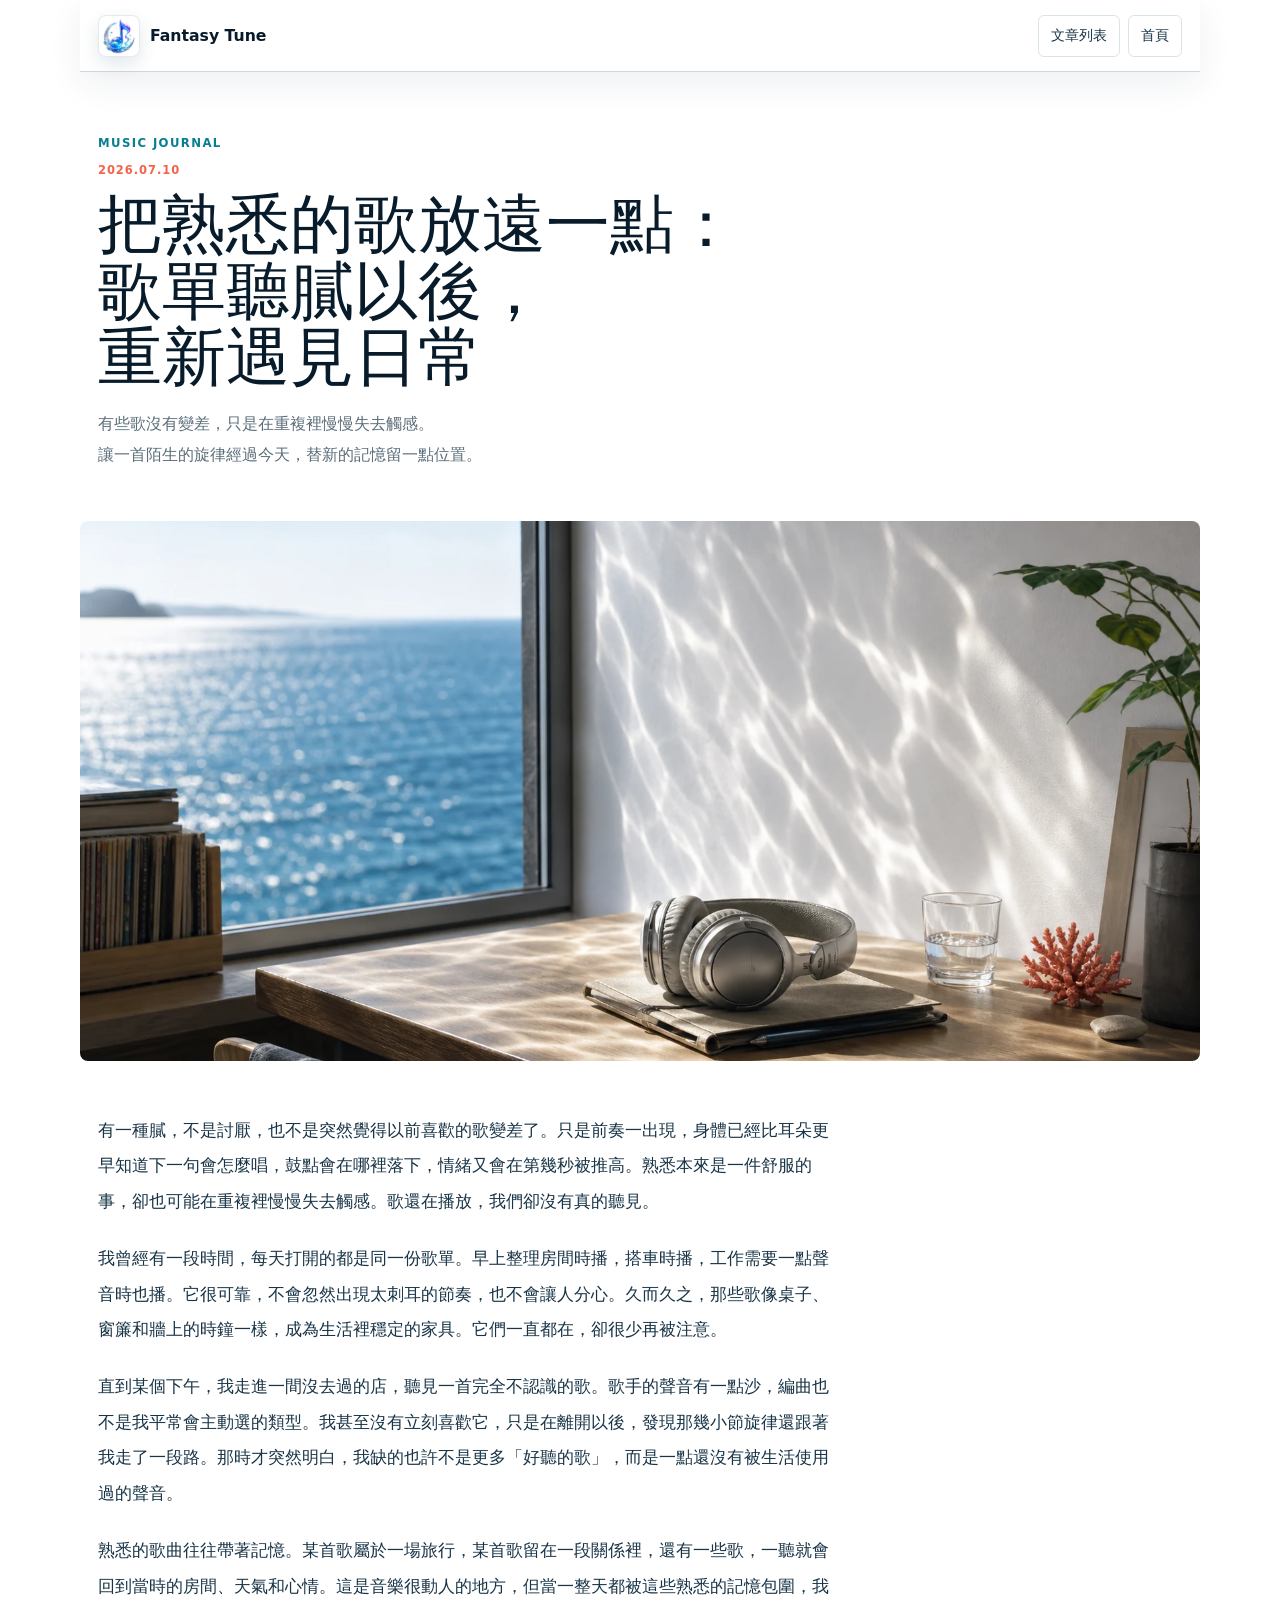
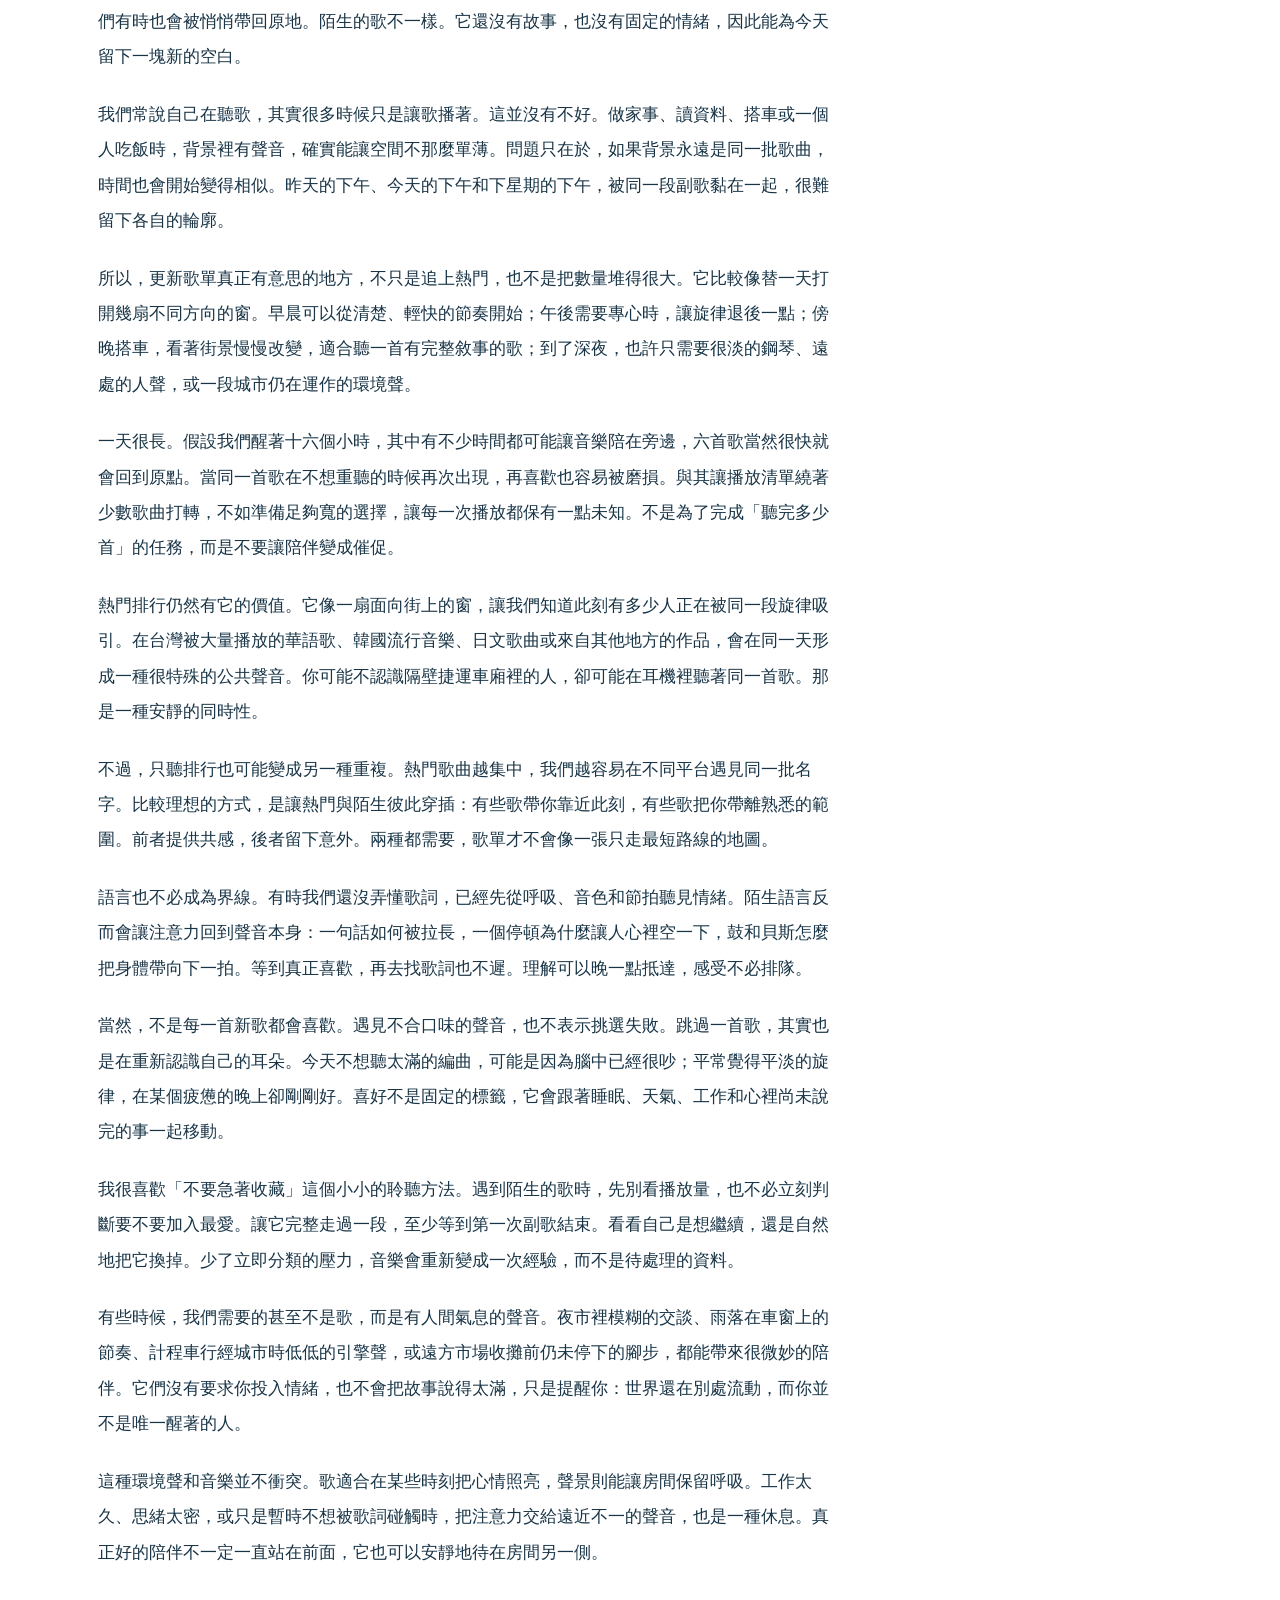
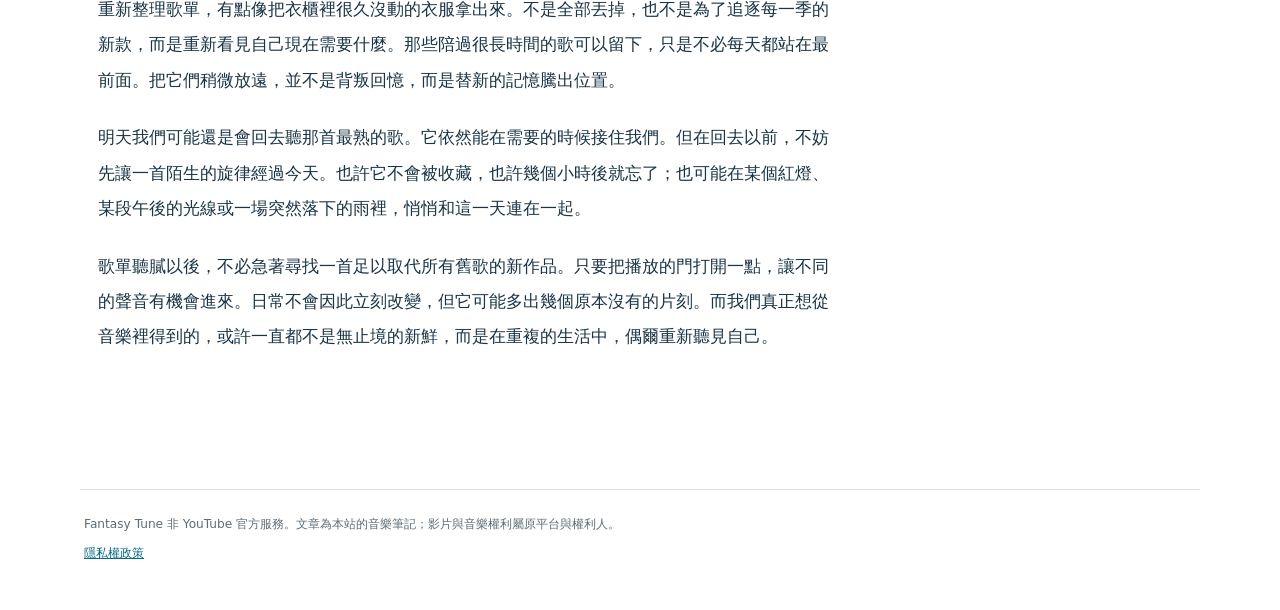
<file: articles/2026-07-10-unfamiliar-song.html>
<!doctype html>
<html lang="zh-Hant">
  <head>
    <meta charset="UTF-8" />
    <meta name="viewport" content="width=device-width, initial-scale=1.0" />
    <meta
      name="description"
      content="歌單聽膩以後，不必急著找一首取代所有舊歌的新作品。讓陌生旋律、熱門排行與城市聲景，替日常留下一點新的空白。"
    />
    <meta name="theme-color" content="#f8fdff" />
    <meta property="og:type" content="article" />
    <meta property="og:locale" content="zh_TW" />
    <meta property="og:site_name" content="Fantasy Tune" />
    <meta property="og:title" content="把熟悉的歌放遠一點：歌單聽膩以後，重新遇見日常" />
    <meta property="og:description" content="有些歌沒有變差，只是在重複裡慢慢失去觸感。讓一首陌生的歌經過今天，替新的記憶留一點位置。" />
    <meta
      property="og:image"
      content="https://fantasy-76930.github.io/Fantasy-Tune/assets/article-2026-07-10-unfamiliar-song.webp"
    />
    <meta property="article:published_time" content="2026-07-10T20:00:00+08:00" />
    <link rel="canonical" href="https://fantasy-76930.github.io/Fantasy-Tune/articles/2026-07-10-unfamiliar-song.html" />
    <title>把熟悉的歌放遠一點：歌單聽膩以後，重新遇見日常 - Fantasy Tune</title>
    <link rel="icon" href="../assets/favicon.ico" sizes="any" />
    <link rel="icon" href="../assets/favicon-32.png" type="image/png" sizes="32x32" />
    <link rel="apple-touch-icon" href="../assets/apple-touch-icon.png" />
    <link rel="stylesheet" href="../styles.css?v=44" />
  </head>
  <body>
    <div class="app-shell article-shell">
      <header class="topbar" aria-label="主要導覽">
        <a class="brand" href="../" aria-label="Fantasy Tune 首頁">
          <span class="brand-mark" aria-hidden="true">
            <img src="../assets/icon-192.png" alt="" />
          </span>
          <span>Fantasy Tune</span>
        </a>
        <div class="topbar-actions">
          <a class="icon-button" href="../articles.html">文章列表</a>
          <a class="icon-button" href="../">首頁</a>
        </div>
      </header>

      <main>
        <article class="article-page">
          <header class="article-page-header">
            <p class="eyebrow">Music journal</p>
            <p class="article-date">2026.07.10</p>
            <h1>把熟悉的歌放遠一點：<br />歌單聽膩以後，<br />重新遇見日常</h1>
            <p class="article-summary">
              有些歌沒有變差，只是在重複裡慢慢失去觸感。<br />
              讓一首陌生的旋律經過今天，替新的記憶留一點位置。
            </p>
          </header>

          <img
            class="article-hero-image"
            src="../assets/article-2026-07-10-unfamiliar-song.webp"
            alt="海景窗邊的木桌、耳機與映在白牆上的水面波光"
          />

          <div class="article-content">
            <p>
              有一種膩，不是討厭，也不是突然覺得以前喜歡的歌變差了。只是前奏一出現，身體已經比耳朵更早知道下一句會怎麼唱，鼓點會在哪裡落下，情緒又會在第幾秒被推高。熟悉本來是一件舒服的事，卻也可能在重複裡慢慢失去觸感。歌還在播放，我們卻沒有真的聽見。
            </p>
            <p>
              我曾經有一段時間，每天打開的都是同一份歌單。早上整理房間時播，搭車時播，工作需要一點聲音時也播。它很可靠，不會忽然出現太刺耳的節奏，也不會讓人分心。久而久之，那些歌像桌子、窗簾和牆上的時鐘一樣，成為生活裡穩定的家具。它們一直都在，卻很少再被注意。
            </p>
            <p>
              直到某個下午，我走進一間沒去過的店，聽見一首完全不認識的歌。歌手的聲音有一點沙，編曲也不是我平常會主動選的類型。我甚至沒有立刻喜歡它，只是在離開以後，發現那幾小節旋律還跟著我走了一段路。那時才突然明白，我缺的也許不是更多「好聽的歌」，而是一點還沒有被生活使用過的聲音。
            </p>
            <p>
              熟悉的歌曲往往帶著記憶。某首歌屬於一場旅行，某首歌留在一段關係裡，還有一些歌，一聽就會回到當時的房間、天氣和心情。這是音樂很動人的地方，但當一整天都被這些熟悉的記憶包圍，我們有時也會被悄悄帶回原地。陌生的歌不一樣。它還沒有故事，也沒有固定的情緒，因此能為今天留下一塊新的空白。
            </p>
            <p>
              我們常說自己在聽歌，其實很多時候只是讓歌播著。這並沒有不好。做家事、讀資料、搭車或一個人吃飯時，背景裡有聲音，確實能讓空間不那麼單薄。問題只在於，如果背景永遠是同一批歌曲，時間也會開始變得相似。昨天的下午、今天的下午和下星期的下午，被同一段副歌黏在一起，很難留下各自的輪廓。
            </p>
            <p>
              所以，更新歌單真正有意思的地方，不只是追上熱門，也不是把數量堆得很大。它比較像替一天打開幾扇不同方向的窗。早晨可以從清楚、輕快的節奏開始；午後需要專心時，讓旋律退後一點；傍晚搭車，看著街景慢慢改變，適合聽一首有完整敘事的歌；到了深夜，也許只需要很淡的鋼琴、遠處的人聲，或一段城市仍在運作的環境聲。
            </p>
            <p>
              一天很長。假設我們醒著十六個小時，其中有不少時間都可能讓音樂陪在旁邊，六首歌當然很快就會回到原點。當同一首歌在不想重聽的時候再次出現，再喜歡也容易被磨損。與其讓播放清單繞著少數歌曲打轉，不如準備足夠寬的選擇，讓每一次播放都保有一點未知。不是為了完成「聽完多少首」的任務，而是不要讓陪伴變成催促。
            </p>
            <p>
              熱門排行仍然有它的價值。它像一扇面向街上的窗，讓我們知道此刻有多少人正在被同一段旋律吸引。在台灣被大量播放的華語歌、韓國流行音樂、日文歌曲或來自其他地方的作品，會在同一天形成一種很特殊的公共聲音。你可能不認識隔壁捷運車廂裡的人，卻可能在耳機裡聽著同一首歌。那是一種安靜的同時性。
            </p>
            <p>
              不過，只聽排行也可能變成另一種重複。熱門歌曲越集中，我們越容易在不同平台遇見同一批名字。比較理想的方式，是讓熱門與陌生彼此穿插：有些歌帶你靠近此刻，有些歌把你帶離熟悉的範圍。前者提供共感，後者留下意外。兩種都需要，歌單才不會像一張只走最短路線的地圖。
            </p>
            <p>
              語言也不必成為界線。有時我們還沒弄懂歌詞，已經先從呼吸、音色和節拍聽見情緒。陌生語言反而會讓注意力回到聲音本身：一句話如何被拉長，一個停頓為什麼讓人心裡空一下，鼓和貝斯怎麼把身體帶向下一拍。等到真正喜歡，再去找歌詞也不遲。理解可以晚一點抵達，感受不必排隊。
            </p>
            <p>
              當然，不是每一首新歌都會喜歡。遇見不合口味的聲音，也不表示挑選失敗。跳過一首歌，其實也是在重新認識自己的耳朵。今天不想聽太滿的編曲，可能是因為腦中已經很吵；平常覺得平淡的旋律，在某個疲憊的晚上卻剛剛好。喜好不是固定的標籤，它會跟著睡眠、天氣、工作和心裡尚未說完的事一起移動。
            </p>
            <p>
              我很喜歡「不要急著收藏」這個小小的聆聽方法。遇到陌生的歌時，先別看播放量，也不必立刻判斷要不要加入最愛。讓它完整走過一段，至少等到第一次副歌結束。看看自己是想繼續，還是自然地把它換掉。少了立即分類的壓力，音樂會重新變成一次經驗，而不是待處理的資料。
            </p>
            <p>
              有些時候，我們需要的甚至不是歌，而是有人間氣息的聲音。夜市裡模糊的交談、雨落在車窗上的節奏、計程車行經城市時低低的引擎聲，或遠方市場收攤前仍未停下的腳步，都能帶來很微妙的陪伴。它們沒有要求你投入情緒，也不會把故事說得太滿，只是提醒你：世界還在別處流動，而你並不是唯一醒著的人。
            </p>
            <p>
              這種環境聲和音樂並不衝突。歌適合在某些時刻把心情照亮，聲景則能讓房間保留呼吸。工作太久、思緒太密，或只是暫時不想被歌詞碰觸時，把注意力交給遠近不一的聲音，也是一種休息。真正好的陪伴不一定一直站在前面，它也可以安靜地待在房間另一側。
            </p>
            <p>
              重新整理歌單，有點像把衣櫃裡很久沒動的衣服拿出來。不是全部丟掉，也不是為了追逐每一季的新款，而是重新看見自己現在需要什麼。那些陪過很長時間的歌可以留下，只是不必每天都站在最前面。把它們稍微放遠，並不是背叛回憶，而是替新的記憶騰出位置。
            </p>
            <p>
              明天我們可能還是會回去聽那首最熟的歌。它依然能在需要的時候接住我們。但在回去以前，不妨先讓一首陌生的旋律經過今天。也許它不會被收藏，也許幾個小時後就忘了；也可能在某個紅燈、某段午後的光線或一場突然落下的雨裡，悄悄和這一天連在一起。
            </p>
            <p>
              歌單聽膩以後，不必急著尋找一首足以取代所有舊歌的新作品。只要把播放的門打開一點，讓不同的聲音有機會進來。日常不會因此立刻改變，但它可能多出幾個原本沒有的片刻。而我們真正想從音樂裡得到的，或許一直都不是無止境的新鮮，而是在重複的生活中，偶爾重新聽見自己。
            </p>
          </div>
        </article>
      </main>

      <footer class="site-footer" aria-label="網站聲明">
        <p>Fantasy Tune 非 YouTube 官方服務。文章為本站的音樂筆記；影片與音樂權利屬原平台與權利人。</p>
        <p><a href="../privacy.html">隱私權政策</a></p>
      </footer>
    </div>
  </body>
</html>
</file>
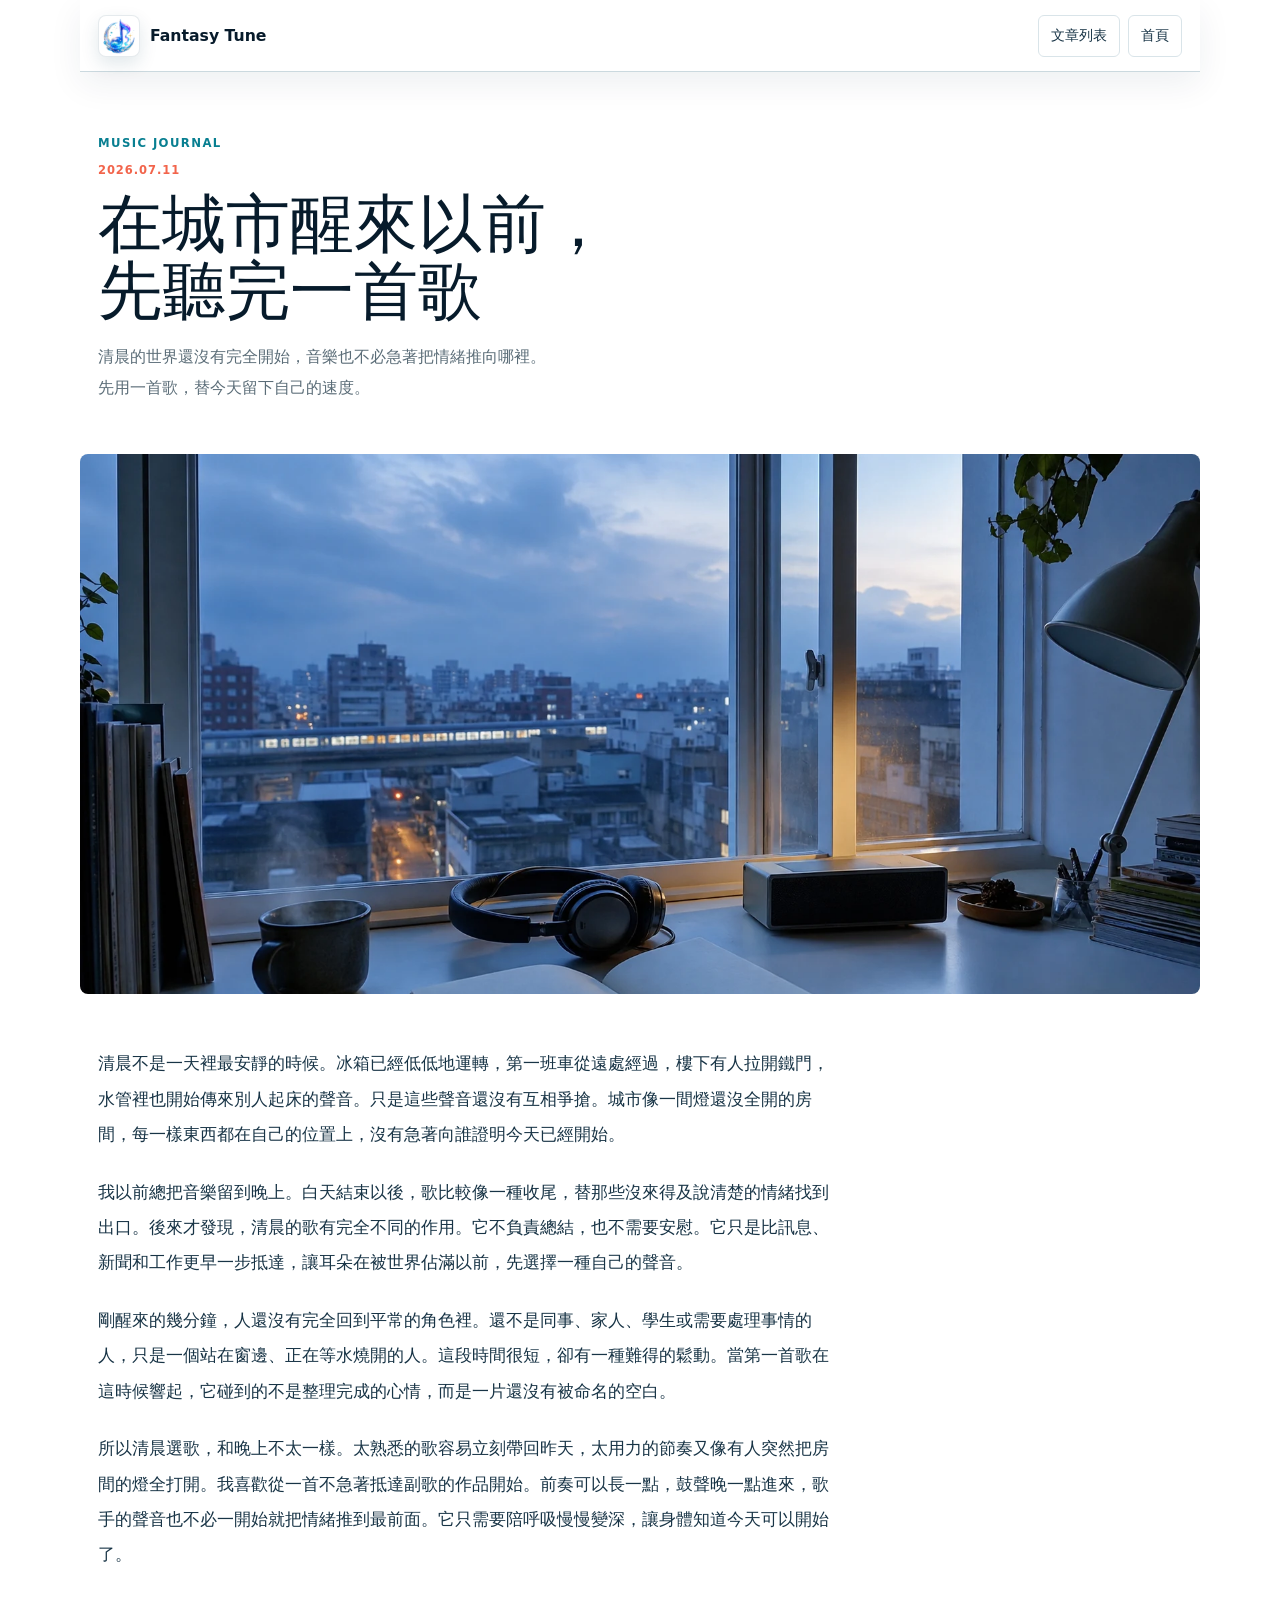
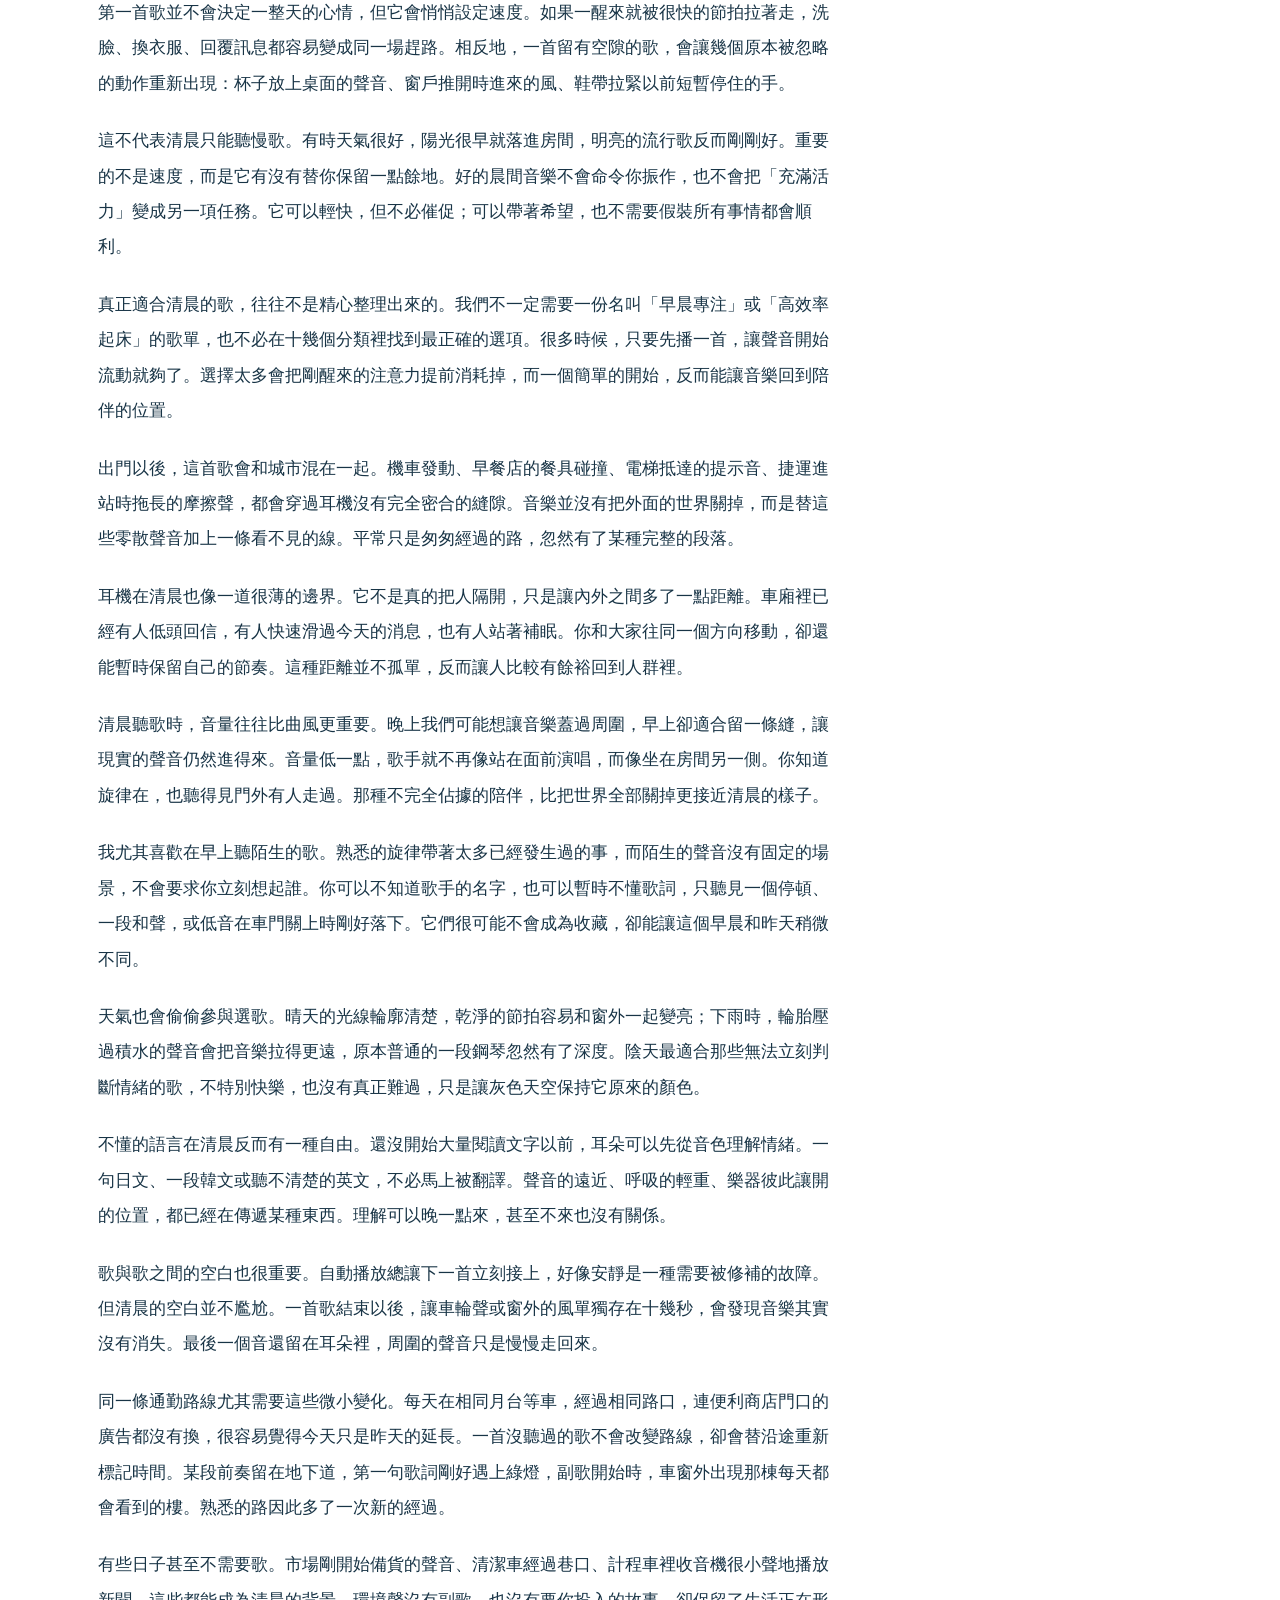
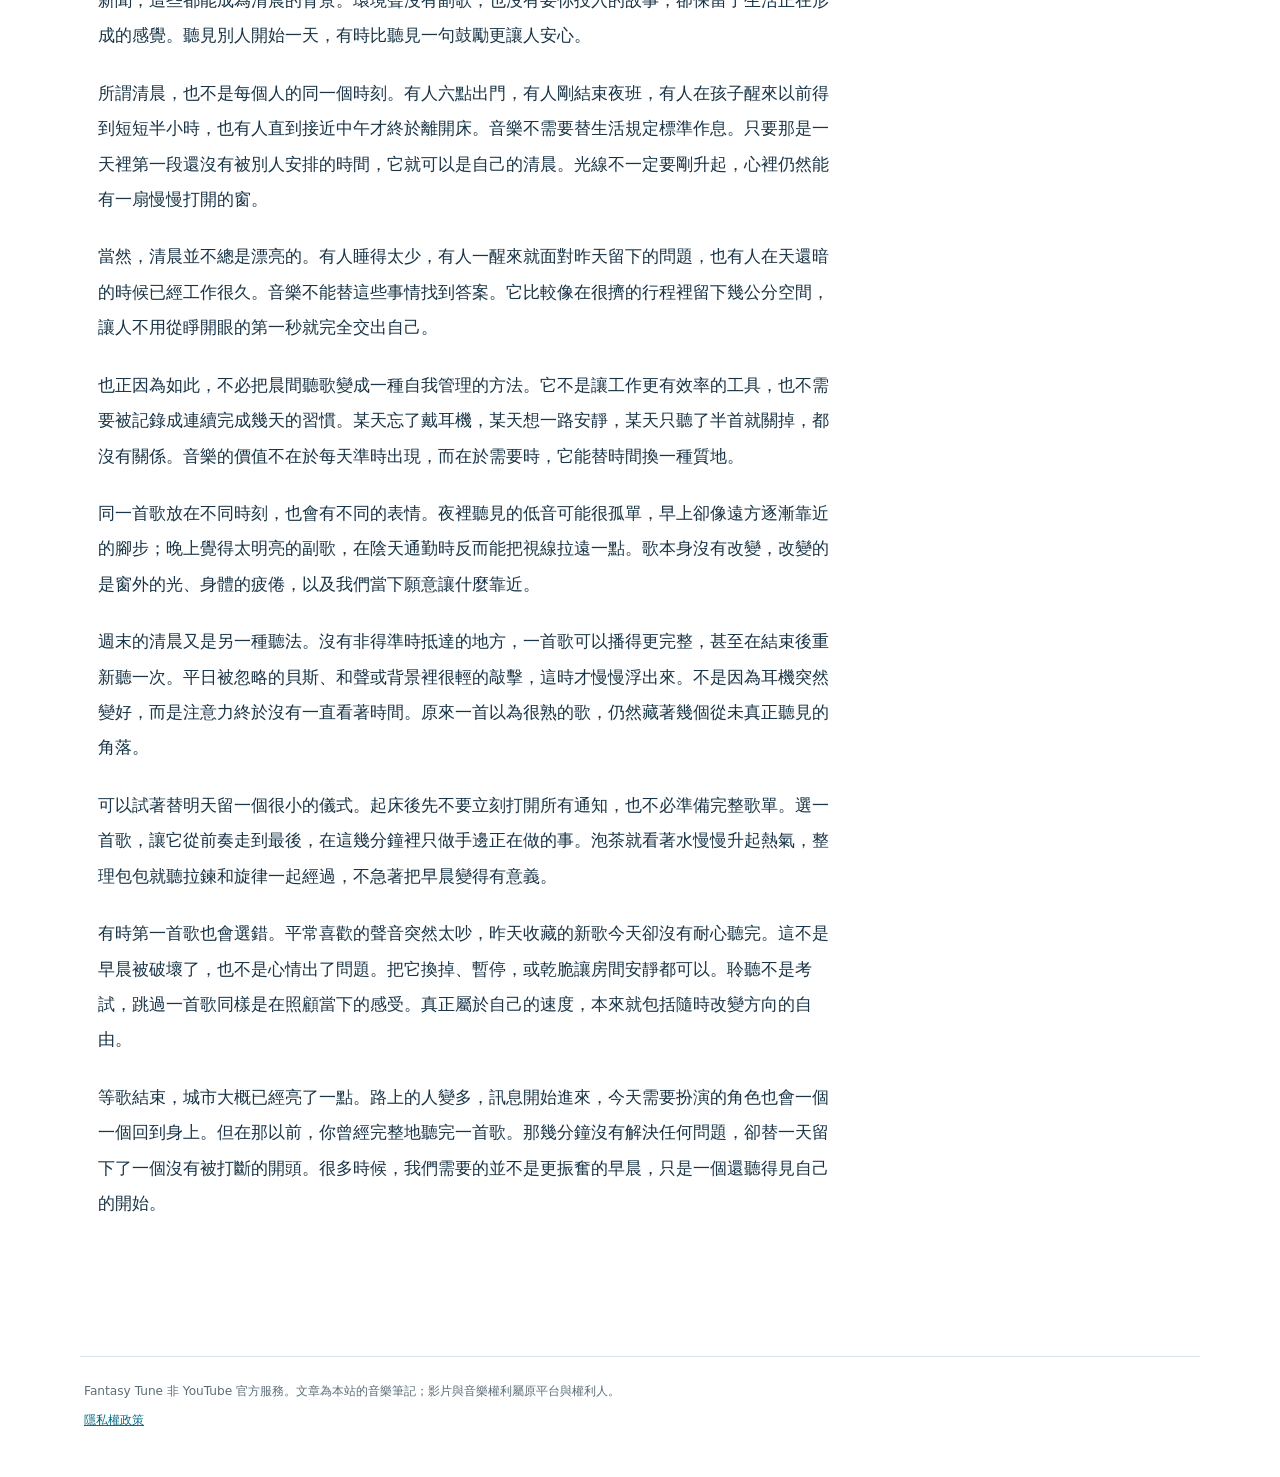
<file: articles/2026-07-11-before-city-wakes.html>
<!doctype html>
<html lang="zh-Hant">
  <head>
    <meta charset="UTF-8" />
    <meta name="viewport" content="width=device-width, initial-scale=1.0" />
    <meta
      name="description"
      content="在城市醒來以前，先聽完一首歌。寫清晨、耳機、通勤前的安靜，以及音樂如何替尚未被訊息佔滿的一天留下自己的速度。"
    />
    <meta name="theme-color" content="#f8fdff" />
    <meta property="og:type" content="article" />
    <meta property="og:locale" content="zh_TW" />
    <meta property="og:site_name" content="Fantasy Tune" />
    <meta property="og:title" content="在城市醒來以前，先聽完一首歌" />
    <meta property="og:description" content="清晨的世界還沒有完全開始，音樂也不必急著把情緒推向哪裡。先用一首歌，替今天留下自己的速度。" />
    <meta
      property="og:image"
      content="https://fantasy-76930.github.io/Fantasy-Tune/assets/article-2026-07-11-before-city-wakes.webp"
    />
    <meta property="article:published_time" content="2026-07-11T10:40:00+08:00" />
    <link rel="canonical" href="https://fantasy-76930.github.io/Fantasy-Tune/articles/2026-07-11-before-city-wakes.html" />
    <title>在城市醒來以前，先聽完一首歌 - Fantasy Tune</title>
    <link rel="icon" href="../assets/favicon.ico" sizes="any" />
    <link rel="icon" href="../assets/favicon-32.png" type="image/png" sizes="32x32" />
    <link rel="apple-touch-icon" href="../assets/apple-touch-icon.png" />
    <link rel="stylesheet" href="../styles.css?v=44" />
  </head>
  <body>
    <div class="app-shell article-shell">
      <header class="topbar" aria-label="主要導覽">
        <a class="brand" href="../" aria-label="Fantasy Tune 首頁">
          <span class="brand-mark" aria-hidden="true">
            <img src="../assets/icon-192.png" alt="" />
          </span>
          <span>Fantasy Tune</span>
        </a>
        <div class="topbar-actions">
          <a class="icon-button" href="../articles.html">文章列表</a>
          <a class="icon-button" href="../">首頁</a>
        </div>
      </header>

      <main>
        <article class="article-page">
          <header class="article-page-header">
            <p class="eyebrow">Music journal</p>
            <p class="article-date">2026.07.11</p>
            <h1>在城市醒來以前，<br />先聽完一首歌</h1>
            <p class="article-summary">
              清晨的世界還沒有完全開始，音樂也不必急著把情緒推向哪裡。<br />
              先用一首歌，替今天留下自己的速度。
            </p>
          </header>

          <img
            class="article-hero-image"
            src="../assets/article-2026-07-11-before-city-wakes.webp"
            alt="清晨城市窗景前的耳機、筆記本、茶杯與音響"
          />

          <div class="article-content">
            <p>
              清晨不是一天裡最安靜的時候。冰箱已經低低地運轉，第一班車從遠處經過，樓下有人拉開鐵門，水管裡也開始傳來別人起床的聲音。只是這些聲音還沒有互相爭搶。城市像一間燈還沒全開的房間，每一樣東西都在自己的位置上，沒有急著向誰證明今天已經開始。
            </p>
            <p>
              我以前總把音樂留到晚上。白天結束以後，歌比較像一種收尾，替那些沒來得及說清楚的情緒找到出口。後來才發現，清晨的歌有完全不同的作用。它不負責總結，也不需要安慰。它只是比訊息、新聞和工作更早一步抵達，讓耳朵在被世界佔滿以前，先選擇一種自己的聲音。
            </p>
            <p>
              剛醒來的幾分鐘，人還沒有完全回到平常的角色裡。還不是同事、家人、學生或需要處理事情的人，只是一個站在窗邊、正在等水燒開的人。這段時間很短，卻有一種難得的鬆動。當第一首歌在這時候響起，它碰到的不是整理完成的心情，而是一片還沒有被命名的空白。
            </p>
            <p>
              所以清晨選歌，和晚上不太一樣。太熟悉的歌容易立刻帶回昨天，太用力的節奏又像有人突然把房間的燈全打開。我喜歡從一首不急著抵達副歌的作品開始。前奏可以長一點，鼓聲晚一點進來，歌手的聲音也不必一開始就把情緒推到最前面。它只需要陪呼吸慢慢變深，讓身體知道今天可以開始了。
            </p>
            <p>
              第一首歌並不會決定一整天的心情，但它會悄悄設定速度。如果一醒來就被很快的節拍拉著走，洗臉、換衣服、回覆訊息都容易變成同一場趕路。相反地，一首留有空隙的歌，會讓幾個原本被忽略的動作重新出現：杯子放上桌面的聲音、窗戶推開時進來的風、鞋帶拉緊以前短暫停住的手。
            </p>
            <p>
              這不代表清晨只能聽慢歌。有時天氣很好，陽光很早就落進房間，明亮的流行歌反而剛剛好。重要的不是速度，而是它有沒有替你保留一點餘地。好的晨間音樂不會命令你振作，也不會把「充滿活力」變成另一項任務。它可以輕快，但不必催促；可以帶著希望，也不需要假裝所有事情都會順利。
            </p>
            <p>
              真正適合清晨的歌，往往不是精心整理出來的。我們不一定需要一份名叫「早晨專注」或「高效率起床」的歌單，也不必在十幾個分類裡找到最正確的選項。很多時候，只要先播一首，讓聲音開始流動就夠了。選擇太多會把剛醒來的注意力提前消耗掉，而一個簡單的開始，反而能讓音樂回到陪伴的位置。
            </p>
            <p>
              出門以後，這首歌會和城市混在一起。機車發動、早餐店的餐具碰撞、電梯抵達的提示音、捷運進站時拖長的摩擦聲，都會穿過耳機沒有完全密合的縫隙。音樂並沒有把外面的世界關掉，而是替這些零散聲音加上一條看不見的線。平常只是匆匆經過的路，忽然有了某種完整的段落。
            </p>
            <p>
              耳機在清晨也像一道很薄的邊界。它不是真的把人隔開，只是讓內外之間多了一點距離。車廂裡已經有人低頭回信，有人快速滑過今天的消息，也有人站著補眠。你和大家往同一個方向移動，卻還能暫時保留自己的節奏。這種距離並不孤單，反而讓人比較有餘裕回到人群裡。
            </p>
            <p>
              清晨聽歌時，音量往往比曲風更重要。晚上我們可能想讓音樂蓋過周圍，早上卻適合留一條縫，讓現實的聲音仍然進得來。音量低一點，歌手就不再像站在面前演唱，而像坐在房間另一側。你知道旋律在，也聽得見門外有人走過。那種不完全佔據的陪伴，比把世界全部關掉更接近清晨的樣子。
            </p>
            <p>
              我尤其喜歡在早上聽陌生的歌。熟悉的旋律帶著太多已經發生過的事，而陌生的聲音沒有固定的場景，不會要求你立刻想起誰。你可以不知道歌手的名字，也可以暫時不懂歌詞，只聽見一個停頓、一段和聲，或低音在車門關上時剛好落下。它們很可能不會成為收藏，卻能讓這個早晨和昨天稍微不同。
            </p>
            <p>
              天氣也會偷偷參與選歌。晴天的光線輪廓清楚，乾淨的節拍容易和窗外一起變亮；下雨時，輪胎壓過積水的聲音會把音樂拉得更遠，原本普通的一段鋼琴忽然有了深度。陰天最適合那些無法立刻判斷情緒的歌，不特別快樂，也沒有真正難過，只是讓灰色天空保持它原來的顏色。
            </p>
            <p>
              不懂的語言在清晨反而有一種自由。還沒開始大量閱讀文字以前，耳朵可以先從音色理解情緒。一句日文、一段韓文或聽不清楚的英文，不必馬上被翻譯。聲音的遠近、呼吸的輕重、樂器彼此讓開的位置，都已經在傳遞某種東西。理解可以晚一點來，甚至不來也沒有關係。
            </p>
            <p>
              歌與歌之間的空白也很重要。自動播放總讓下一首立刻接上，好像安靜是一種需要被修補的故障。但清晨的空白並不尷尬。一首歌結束以後，讓車輪聲或窗外的風單獨存在十幾秒，會發現音樂其實沒有消失。最後一個音還留在耳朵裡，周圍的聲音只是慢慢走回來。
            </p>
            <p>
              同一條通勤路線尤其需要這些微小變化。每天在相同月台等車，經過相同路口，連便利商店門口的廣告都沒有換，很容易覺得今天只是昨天的延長。一首沒聽過的歌不會改變路線，卻會替沿途重新標記時間。某段前奏留在地下道，第一句歌詞剛好遇上綠燈，副歌開始時，車窗外出現那棟每天都會看到的樓。熟悉的路因此多了一次新的經過。
            </p>
            <p>
              有些日子甚至不需要歌。市場剛開始備貨的聲音、清潔車經過巷口、計程車裡收音機很小聲地播放新聞，這些都能成為清晨的背景。環境聲沒有副歌，也沒有要你投入的故事，卻保留了生活正在形成的感覺。聽見別人開始一天，有時比聽見一句鼓勵更讓人安心。
            </p>
            <p>
              所謂清晨，也不是每個人的同一個時刻。有人六點出門，有人剛結束夜班，有人在孩子醒來以前得到短短半小時，也有人直到接近中午才終於離開床。音樂不需要替生活規定標準作息。只要那是一天裡第一段還沒有被別人安排的時間，它就可以是自己的清晨。光線不一定要剛升起，心裡仍然能有一扇慢慢打開的窗。
            </p>
            <p>
              當然，清晨並不總是漂亮的。有人睡得太少，有人一醒來就面對昨天留下的問題，也有人在天還暗的時候已經工作很久。音樂不能替這些事情找到答案。它比較像在很擠的行程裡留下幾公分空間，讓人不用從睜開眼的第一秒就完全交出自己。
            </p>
            <p>
              也正因為如此，不必把晨間聽歌變成一種自我管理的方法。它不是讓工作更有效率的工具，也不需要被記錄成連續完成幾天的習慣。某天忘了戴耳機，某天想一路安靜，某天只聽了半首就關掉，都沒有關係。音樂的價值不在於每天準時出現，而在於需要時，它能替時間換一種質地。
            </p>
            <p>
              同一首歌放在不同時刻，也會有不同的表情。夜裡聽見的低音可能很孤單，早上卻像遠方逐漸靠近的腳步；晚上覺得太明亮的副歌，在陰天通勤時反而能把視線拉遠一點。歌本身沒有改變，改變的是窗外的光、身體的疲倦，以及我們當下願意讓什麼靠近。
            </p>
            <p>
              週末的清晨又是另一種聽法。沒有非得準時抵達的地方，一首歌可以播得更完整，甚至在結束後重新聽一次。平日被忽略的貝斯、和聲或背景裡很輕的敲擊，這時才慢慢浮出來。不是因為耳機突然變好，而是注意力終於沒有一直看著時間。原來一首以為很熟的歌，仍然藏著幾個從未真正聽見的角落。
            </p>
            <p>
              可以試著替明天留一個很小的儀式。起床後先不要立刻打開所有通知，也不必準備完整歌單。選一首歌，讓它從前奏走到最後，在這幾分鐘裡只做手邊正在做的事。泡茶就看著水慢慢升起熱氣，整理包包就聽拉鍊和旋律一起經過，不急著把早晨變得有意義。
            </p>
            <p>
              有時第一首歌也會選錯。平常喜歡的聲音突然太吵，昨天收藏的新歌今天卻沒有耐心聽完。這不是早晨被破壞了，也不是心情出了問題。把它換掉、暫停，或乾脆讓房間安靜都可以。聆聽不是考試，跳過一首歌同樣是在照顧當下的感受。真正屬於自己的速度，本來就包括隨時改變方向的自由。
            </p>
            <p>
              等歌結束，城市大概已經亮了一點。路上的人變多，訊息開始進來，今天需要扮演的角色也會一個一個回到身上。但在那以前，你曾經完整地聽完一首歌。那幾分鐘沒有解決任何問題，卻替一天留下了一個沒有被打斷的開頭。很多時候，我們需要的並不是更振奮的早晨，只是一個還聽得見自己的開始。
            </p>
          </div>
        </article>
      </main>

      <footer class="site-footer" aria-label="網站聲明">
        <p>Fantasy Tune 非 YouTube 官方服務。文章為本站的音樂筆記；影片與音樂權利屬原平台與權利人。</p>
        <p><a href="../privacy.html">隱私權政策</a></p>
      </footer>
    </div>
  </body>
</html>
</file>
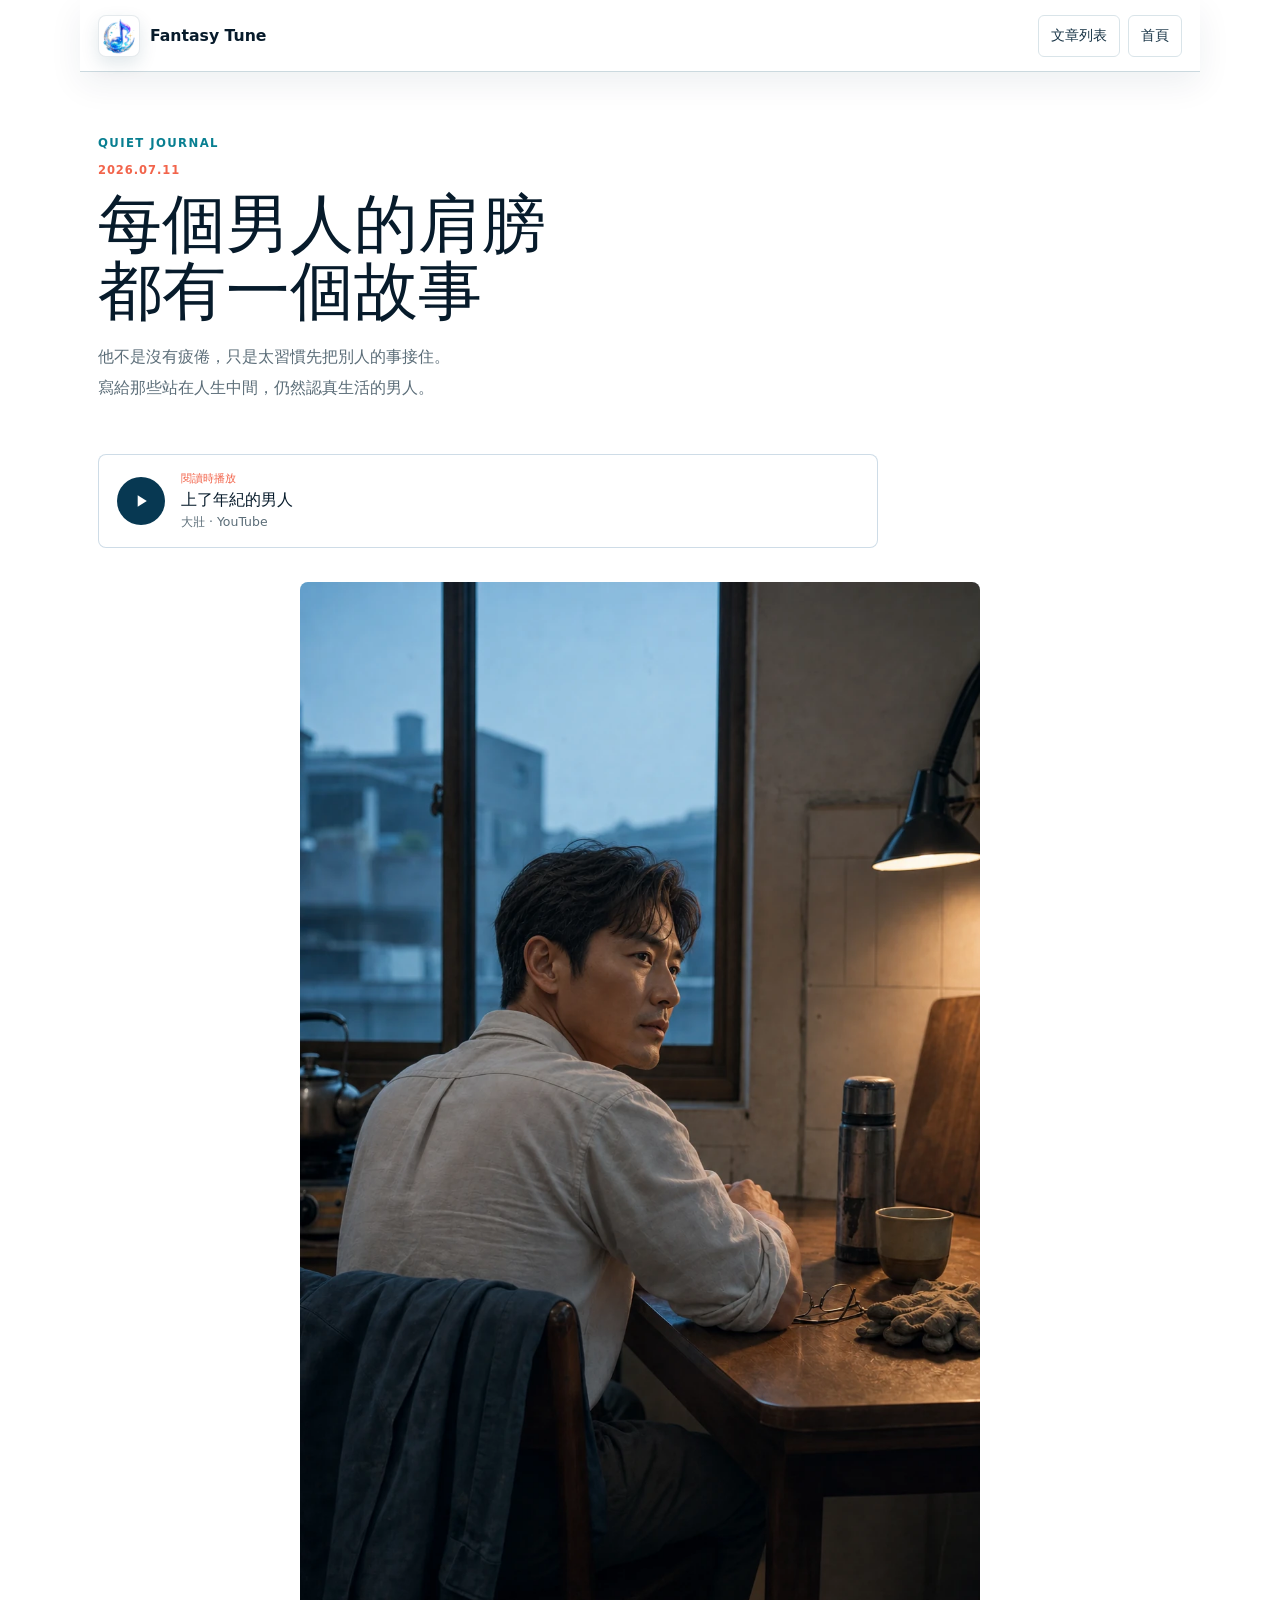
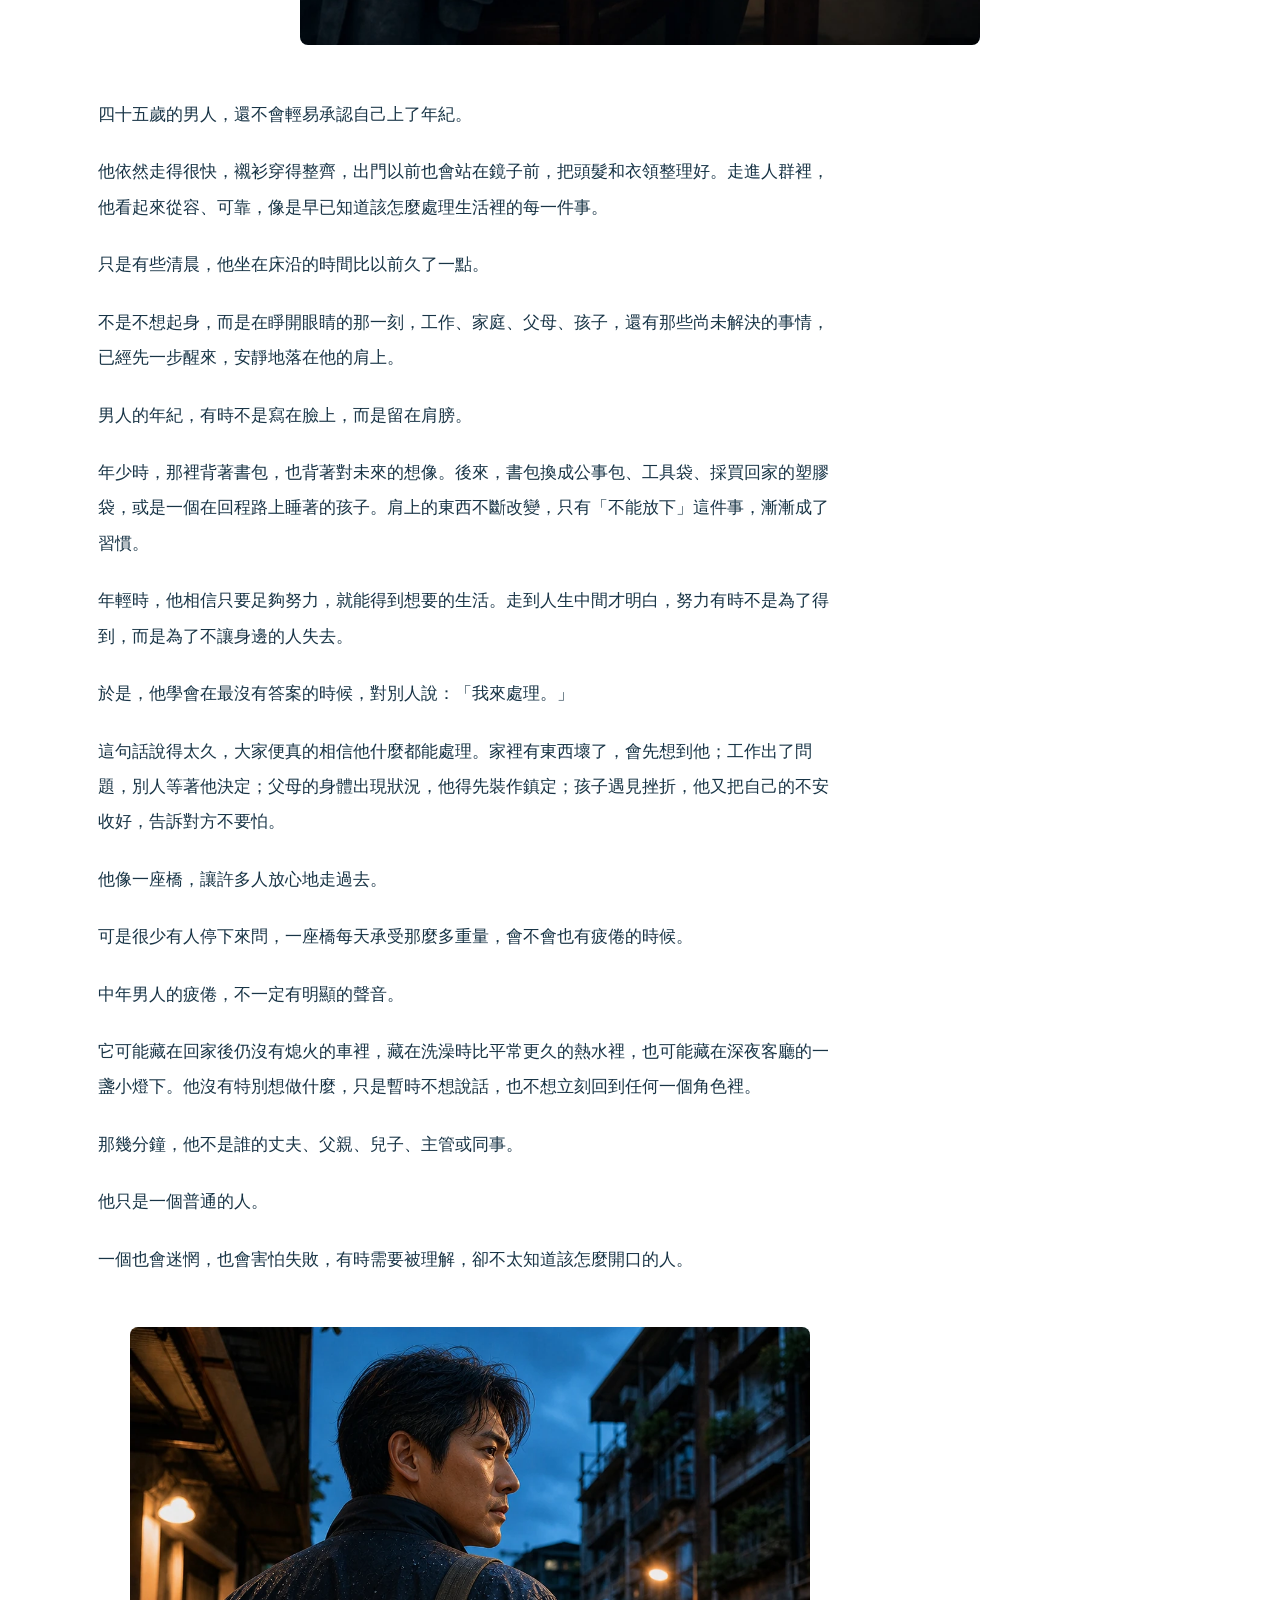
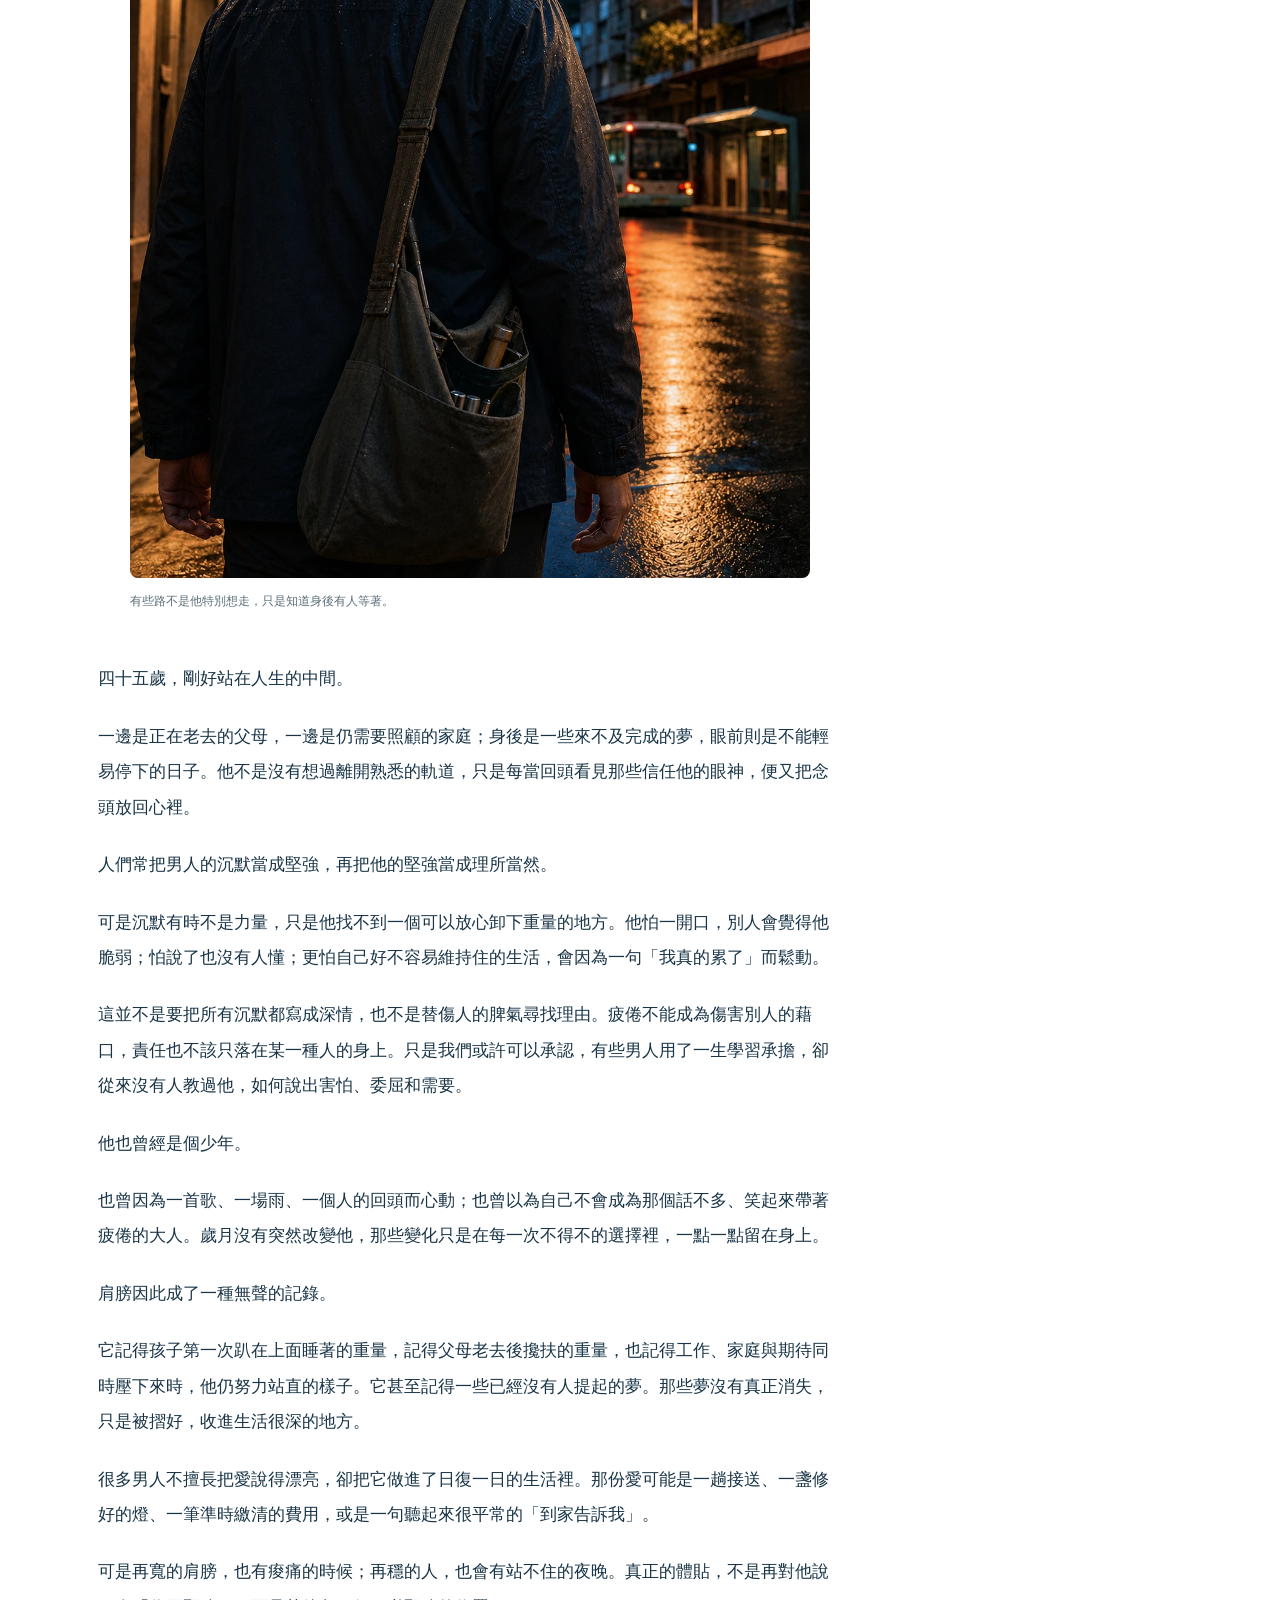
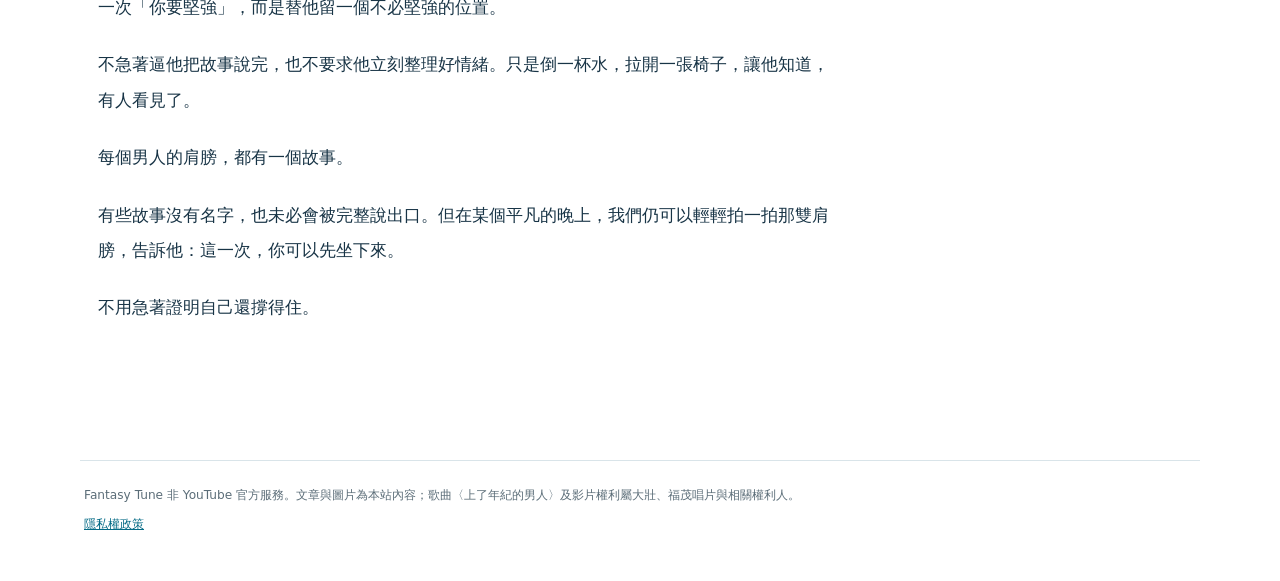
<file: articles/2026-07-11-every-man-shoulders.html>
<!doctype html>
<html lang="zh-Hant">
  <head>
    <meta charset="UTF-8" />
    <meta name="viewport" content="width=device-width, initial-scale=1.0" />
    <meta
      name="description"
      content="四十五歲的男人仍然走得很快，只是肩上早已放著工作、家庭、父母與那些沒有說出口的疲倦。每個男人的肩膀，都有一個故事。"
    />
    <meta name="theme-color" content="#f8fdff" />
    <meta property="og:type" content="article" />
    <meta property="og:locale" content="zh_TW" />
    <meta property="og:site_name" content="Fantasy Tune" />
    <meta property="og:title" content="每個男人的肩膀，都有一個故事" />
    <meta
      property="og:description"
      content="他不是沒有疲倦，只是太習慣先把別人的事接住。寫給那些站在人生中間，仍然認真生活的男人。"
    />
    <meta
      property="og:image"
      content="https://fantasy-76930.github.io/Fantasy-Tune/assets/article-2026-07-11-every-man-shoulders-01.webp"
    />
    <meta property="og:image:width" content="1003" />
    <meta property="og:image:height" content="1568" />
    <meta property="og:image:alt" content="清晨窗邊，一名中年男人安靜坐在桌前回望" />
    <meta property="article:published_time" content="2026-07-11T21:35:49+08:00" />
    <link
      rel="canonical"
      href="https://fantasy-76930.github.io/Fantasy-Tune/articles/2026-07-11-every-man-shoulders.html"
    />
    <title>每個男人的肩膀，都有一個故事 - Fantasy Tune</title>
    <link rel="icon" href="../assets/favicon.ico" sizes="any" />
    <link rel="icon" href="../assets/favicon-32.png" type="image/png" sizes="32x32" />
    <link rel="apple-touch-icon" href="../assets/apple-touch-icon.png" />
    <link rel="stylesheet" href="../styles.css?v=44" />
  </head>
  <body>
    <div class="app-shell article-shell">
      <header class="topbar" aria-label="主要導覽">
        <a class="brand" href="../" aria-label="Fantasy Tune 首頁">
          <span class="brand-mark" aria-hidden="true">
            <img src="../assets/icon-192.png" alt="" />
          </span>
          <span>Fantasy Tune</span>
        </a>
        <div class="topbar-actions">
          <a class="icon-button" href="../articles.html">文章列表</a>
          <a class="icon-button" href="../">首頁</a>
        </div>
      </header>

      <main>
        <article class="article-page quiet-article">
          <header class="article-page-header">
            <p class="eyebrow">Quiet journal</p>
            <p class="article-date">2026.07.11</p>
            <h1>每個男人的肩膀<br />都有一個故事</h1>
            <p class="article-summary">
              他不是沒有疲倦，只是太習慣先把別人的事接住。<br />
              寫給那些站在人生中間，仍然認真生活的男人。
            </p>
          </header>

          <a
            class="article-soundtrack"
            href="https://www.youtube.com/watch?v=2f0vVejDpv4"
            target="_blank"
            rel="noreferrer"
            aria-label="前往 YouTube 播放大壯的上了年紀的男人"
          >
            <span class="article-soundtrack-play" aria-hidden="true">
              <svg viewBox="0 0 24 24">
                <path d="M8 5v14l11-7Z"></path>
              </svg>
            </span>
            <span class="article-soundtrack-copy">
              <small>閱讀時播放</small>
              <strong>上了年紀的男人</strong>
              <span>大壯 · YouTube</span>
            </span>
          </a>

          <img
            class="article-hero-image article-portrait-hero"
            src="../assets/article-2026-07-11-every-man-shoulders-01.webp"
            alt="清晨的窗邊，一名四十五歲左右的男人穿著白襯衫坐在桌前回望"
          />

          <div class="article-content">
            <p>四十五歲的男人，還不會輕易承認自己上了年紀。</p>
            <p>
              他依然走得很快，襯衫穿得整齊，出門以前也會站在鏡子前，把頭髮和衣領整理好。走進人群裡，他看起來從容、可靠，像是早已知道該怎麼處理生活裡的每一件事。
            </p>
            <p>只是有些清晨，他坐在床沿的時間比以前久了一點。</p>
            <p>
              不是不想起身，而是在睜開眼睛的那一刻，工作、家庭、父母、孩子，還有那些尚未解決的事情，已經先一步醒來，安靜地落在他的肩上。
            </p>
            <p>男人的年紀，有時不是寫在臉上，而是留在肩膀。</p>
            <p>
              年少時，那裡背著書包，也背著對未來的想像。後來，書包換成公事包、工具袋、採買回家的塑膠袋，或是一個在回程路上睡著的孩子。肩上的東西不斷改變，只有「不能放下」這件事，漸漸成了習慣。
            </p>
            <p>
              年輕時，他相信只要足夠努力，就能得到想要的生活。走到人生中間才明白，努力有時不是為了得到，而是為了不讓身邊的人失去。
            </p>
            <p>於是，他學會在最沒有答案的時候，對別人說：「我來處理。」</p>
            <p>
              這句話說得太久，大家便真的相信他什麼都能處理。家裡有東西壞了，會先想到他；工作出了問題，別人等著他決定；父母的身體出現狀況，他得先裝作鎮定；孩子遇見挫折，他又把自己的不安收好，告訴對方不要怕。
            </p>
            <p>他像一座橋，讓許多人放心地走過去。</p>
            <p>
              可是很少有人停下來問，一座橋每天承受那麼多重量，會不會也有疲倦的時候。
            </p>
            <p>中年男人的疲倦，不一定有明顯的聲音。</p>
            <p>
              它可能藏在回家後仍沒有熄火的車裡，藏在洗澡時比平常更久的熱水裡，也可能藏在深夜客廳的一盞小燈下。他沒有特別想做什麼，只是暫時不想說話，也不想立刻回到任何一個角色裡。
            </p>
            <p>那幾分鐘，他不是誰的丈夫、父親、兒子、主管或同事。</p>
            <p>他只是一個普通的人。</p>
            <p>
              一個也會迷惘，也會害怕失敗，有時需要被理解，卻不太知道該怎麼開口的人。
            </p>

            <figure class="article-inline-figure">
              <img
                src="../assets/article-2026-07-11-every-man-shoulders-02.webp"
                alt="雨後的傍晚，一名中年男人背著工具袋走在返家的街道上"
                loading="lazy"
                decoding="async"
              />
              <figcaption>有些路不是他特別想走，只是知道身後有人等著。</figcaption>
            </figure>

            <p>四十五歲，剛好站在人生的中間。</p>
            <p>
              一邊是正在老去的父母，一邊是仍需要照顧的家庭；身後是一些來不及完成的夢，眼前則是不能輕易停下的日子。他不是沒有想過離開熟悉的軌道，只是每當回頭看見那些信任他的眼神，便又把念頭放回心裡。
            </p>
            <p>人們常把男人的沉默當成堅強，再把他的堅強當成理所當然。</p>
            <p>
              可是沉默有時不是力量，只是他找不到一個可以放心卸下重量的地方。他怕一開口，別人會覺得他脆弱；怕說了也沒有人懂；更怕自己好不容易維持住的生活，會因為一句「我真的累了」而鬆動。
            </p>
            <p>
              這並不是要把所有沉默都寫成深情，也不是替傷人的脾氣尋找理由。疲倦不能成為傷害別人的藉口，責任也不該只落在某一種人的身上。只是我們或許可以承認，有些男人用了一生學習承擔，卻從來沒有人教過他，如何說出害怕、委屈和需要。
            </p>
            <p>他也曾經是個少年。</p>
            <p>
              也曾因為一首歌、一場雨、一個人的回頭而心動；也曾以為自己不會成為那個話不多、笑起來帶著疲倦的大人。歲月沒有突然改變他，那些變化只是在每一次不得不的選擇裡，一點一點留在身上。
            </p>
            <p>肩膀因此成了一種無聲的記錄。</p>
            <p>
              它記得孩子第一次趴在上面睡著的重量，記得父母老去後攙扶的重量，也記得工作、家庭與期待同時壓下來時，他仍努力站直的樣子。它甚至記得一些已經沒有人提起的夢。那些夢沒有真正消失，只是被摺好，收進生活很深的地方。
            </p>
            <p>
              很多男人不擅長把愛說得漂亮，卻把它做進了日復一日的生活裡。那份愛可能是一趟接送、一盞修好的燈、一筆準時繳清的費用，或是一句聽起來很平常的「到家告訴我」。
            </p>
            <p>
              可是再寬的肩膀，也有痠痛的時候；再穩的人，也會有站不住的夜晚。真正的體貼，不是再對他說一次「你要堅強」，而是替他留一個不必堅強的位置。
            </p>
            <p>
              不急著逼他把故事說完，也不要求他立刻整理好情緒。只是倒一杯水，拉開一張椅子，讓他知道，有人看見了。
            </p>
            <p>每個男人的肩膀，都有一個故事。</p>
            <p>
              有些故事沒有名字，也未必會被完整說出口。但在某個平凡的晚上，我們仍可以輕輕拍一拍那雙肩膀，告訴他：這一次，你可以先坐下來。
            </p>
            <p>不用急著證明自己還撐得住。</p>
          </div>
        </article>
      </main>

      <footer class="site-footer" aria-label="網站聲明">
        <p>
          Fantasy Tune 非 YouTube 官方服務。文章與圖片為本站內容；歌曲〈上了年紀的男人〉及影片權利屬大壯、福茂唱片與相關權利人。
        </p>
        <p><a href="../privacy.html">隱私權政策</a></p>
      </footer>
    </div>
  </body>
</html>
</file>
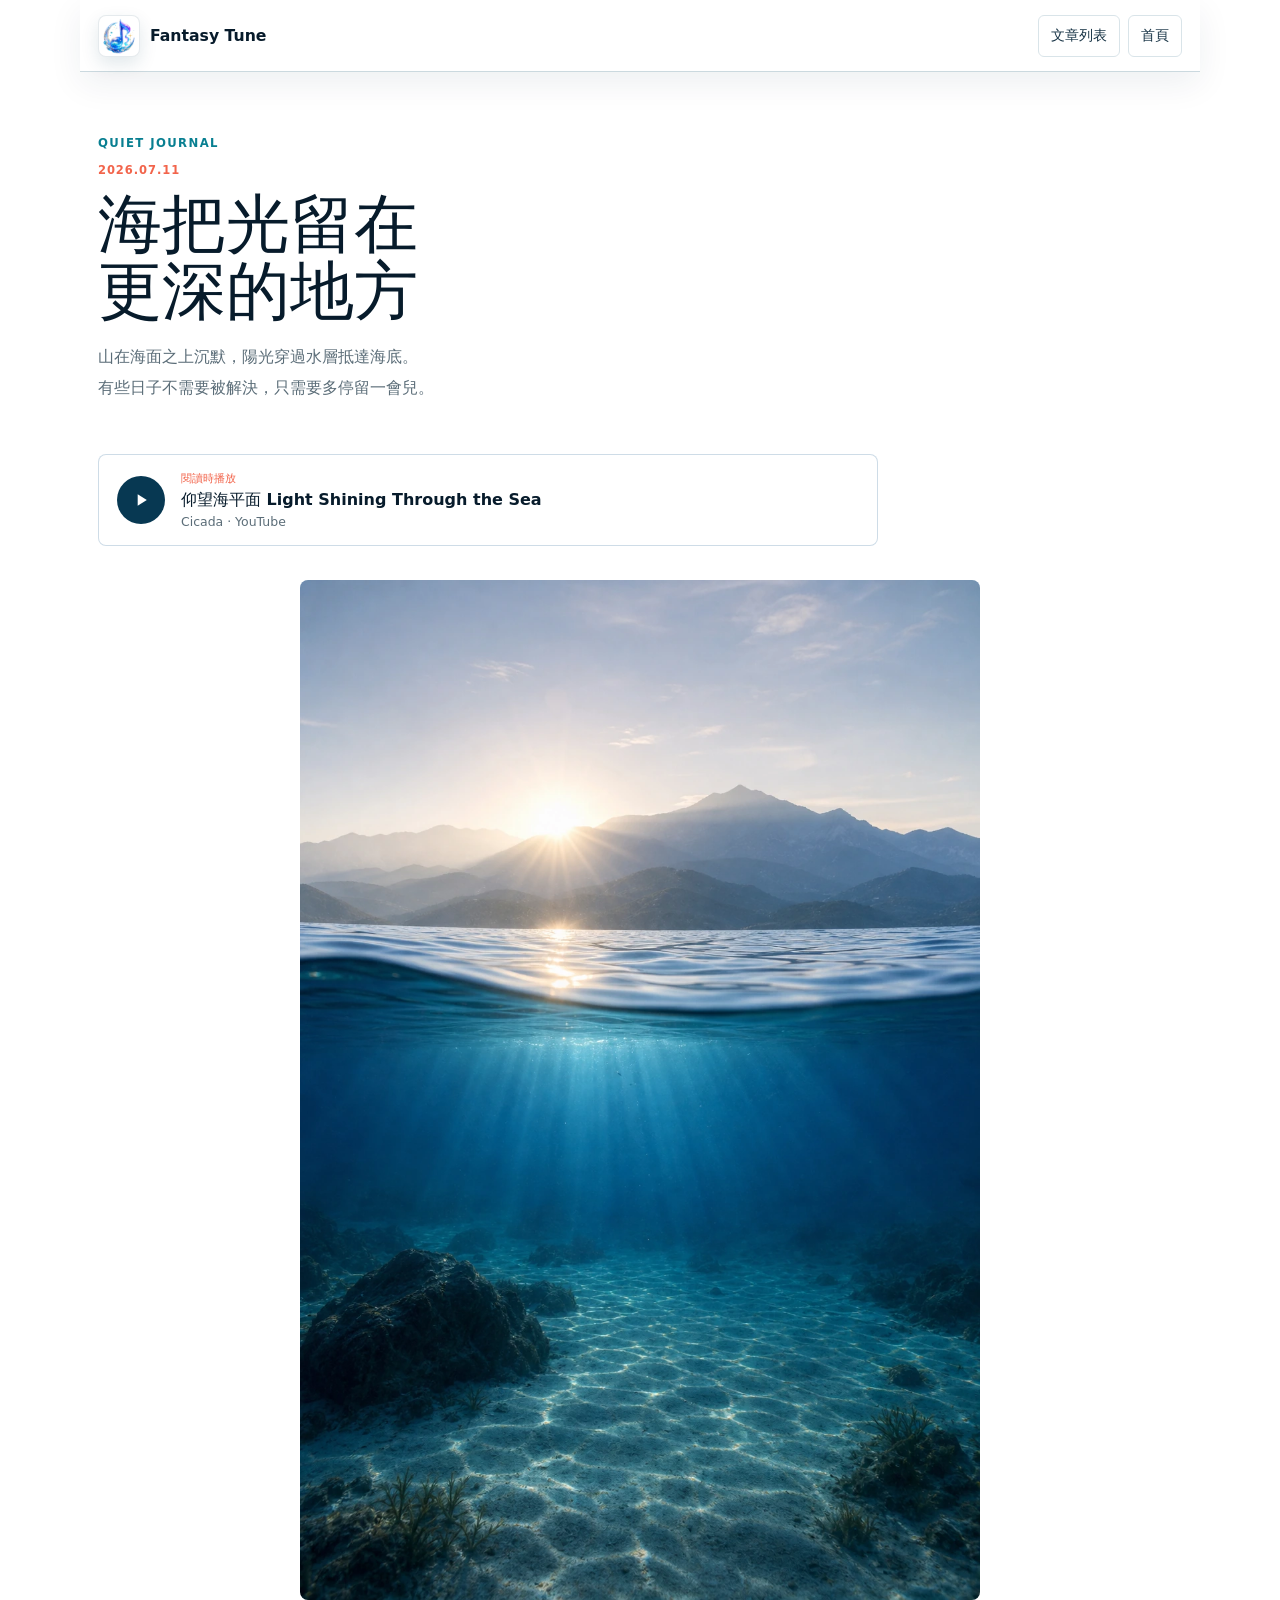
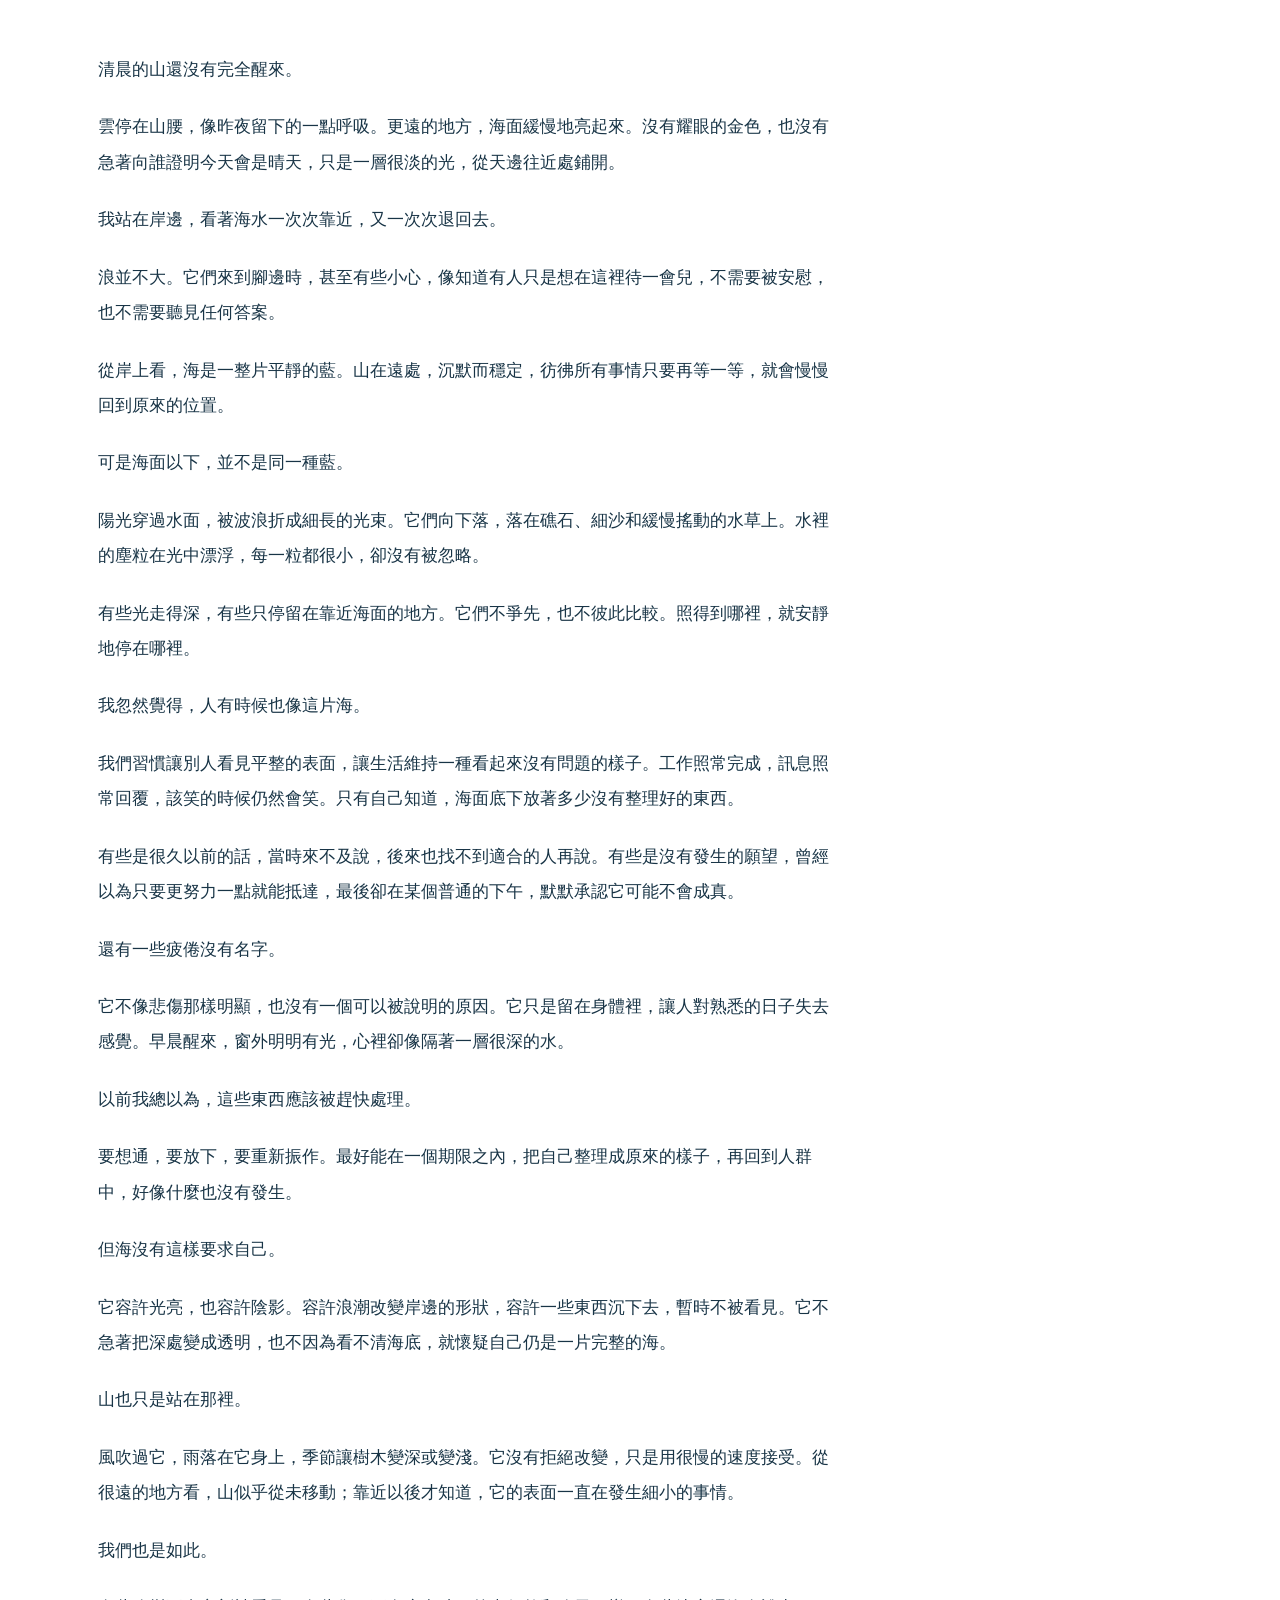
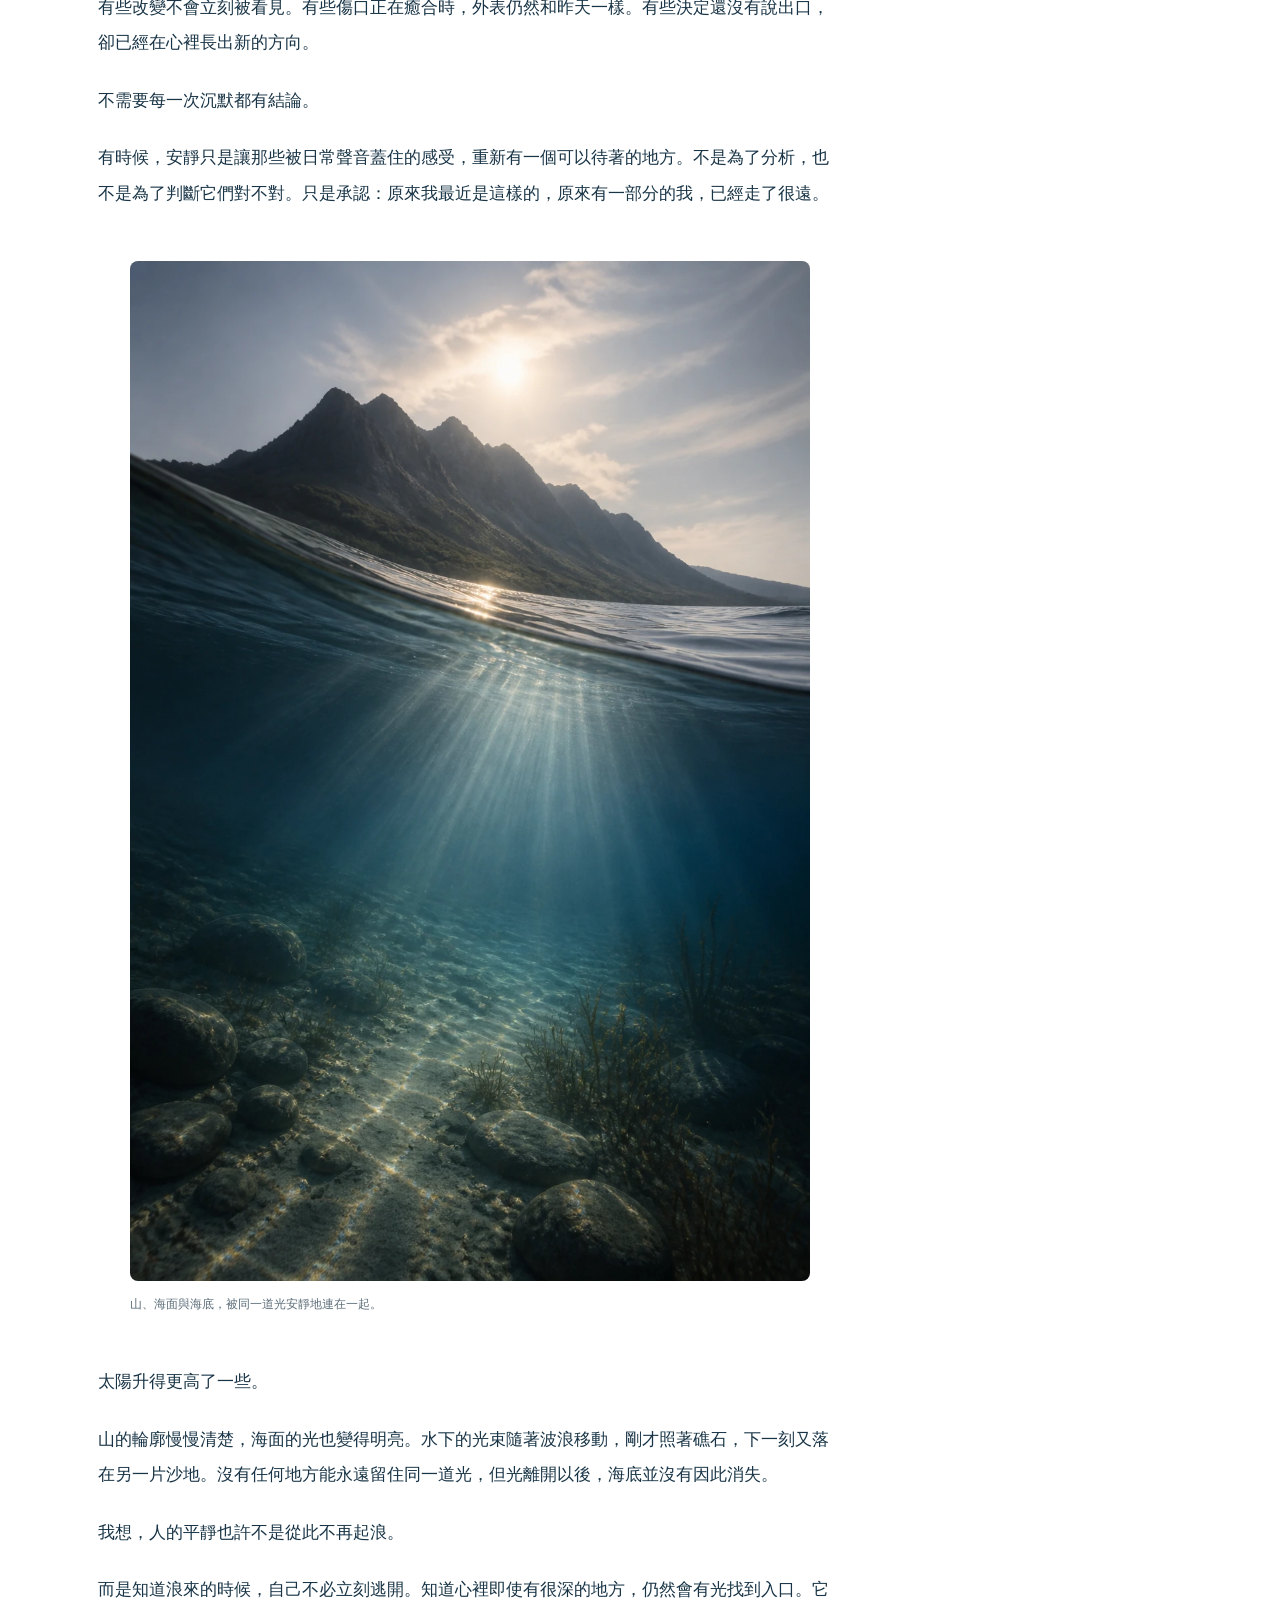
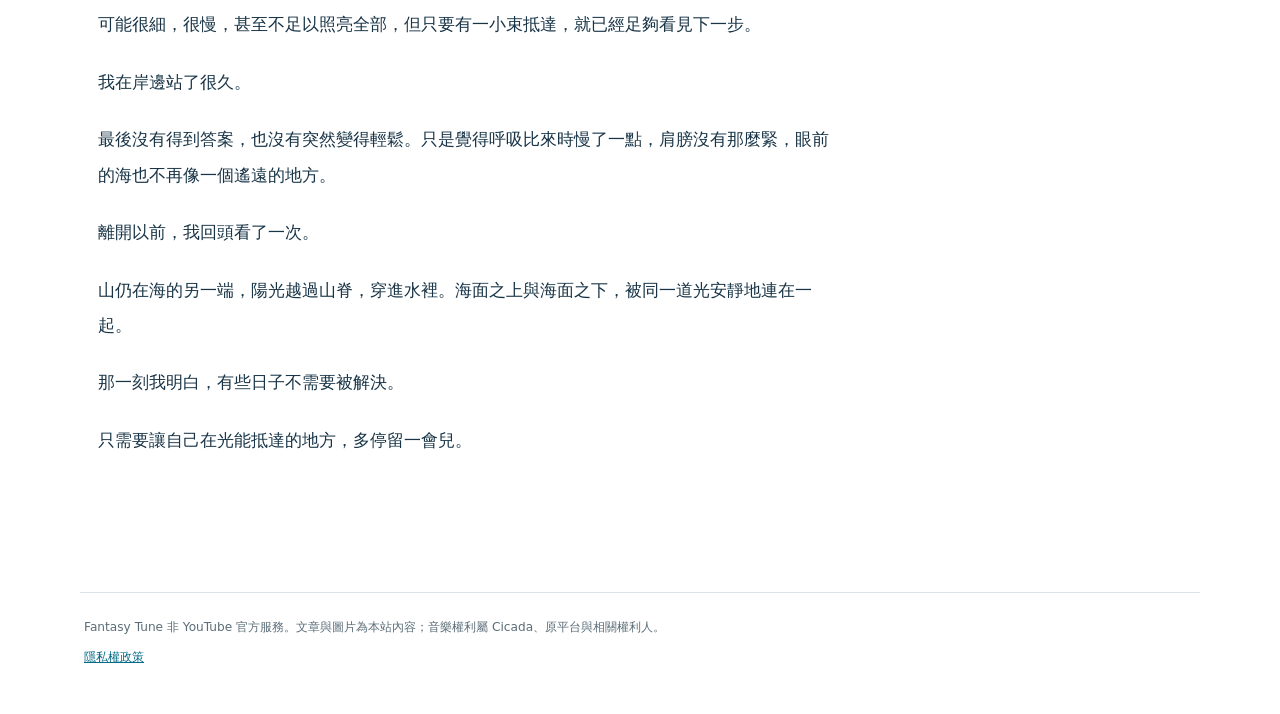
<file: articles/2026-07-11-light-through-the-sea.html>
<!doctype html>
<html lang="zh-Hant">
  <head>
    <meta charset="UTF-8" />
    <meta name="viewport" content="width=device-width, initial-scale=1.0" />
    <meta
      name="description"
      content="山在海面之上沉默，陽光穿過水層抵達海底。有些日子不需要被解決，只需要在光能抵達的地方，多停留一會兒。"
    />
    <meta name="theme-color" content="#f8fdff" />
    <meta property="og:type" content="article" />
    <meta property="og:locale" content="zh_TW" />
    <meta property="og:site_name" content="Fantasy Tune" />
    <meta property="og:title" content="海把光留在更深的地方" />
    <meta
      property="og:description"
      content="有些日子不需要被解決，只需要讓自己在光能抵達的地方，多停留一會兒。"
    />
    <meta
      property="og:image"
      content="https://fantasy-76930.github.io/Fantasy-Tune/assets/article-2026-07-11-light-through-sea-01.webp"
    />
    <meta property="og:image:width" content="1024" />
    <meta property="og:image:height" content="1536" />
    <meta property="og:image:alt" content="山脈、海面與陽光照進海底的寧靜景象" />
    <meta property="article:published_time" content="2026-07-11T15:30:00+08:00" />
    <link rel="canonical" href="https://fantasy-76930.github.io/Fantasy-Tune/articles/2026-07-11-light-through-the-sea.html" />
    <title>海把光留在更深的地方 - Fantasy Tune</title>
    <link rel="icon" href="../assets/favicon.ico" sizes="any" />
    <link rel="icon" href="../assets/favicon-32.png" type="image/png" sizes="32x32" />
    <link rel="apple-touch-icon" href="../assets/apple-touch-icon.png" />
    <link rel="stylesheet" href="../styles.css?v=44" />
  </head>
  <body>
    <div class="app-shell article-shell">
      <header class="topbar" aria-label="主要導覽">
        <a class="brand" href="../" aria-label="Fantasy Tune 首頁">
          <span class="brand-mark" aria-hidden="true">
            <img src="../assets/icon-192.png" alt="" />
          </span>
          <span>Fantasy Tune</span>
        </a>
        <div class="topbar-actions">
          <a class="icon-button" href="../articles.html">文章列表</a>
          <a class="icon-button" href="../">首頁</a>
        </div>
      </header>

      <main>
        <article class="article-page quiet-article">
          <header class="article-page-header">
            <p class="eyebrow">Quiet journal</p>
            <p class="article-date">2026.07.11</p>
            <h1>海把光留在<br />更深的地方</h1>
            <p class="article-summary">
              山在海面之上沉默，陽光穿過水層抵達海底。<br />
              有些日子不需要被解決，只需要多停留一會兒。
            </p>
          </header>

          <a
            class="article-soundtrack"
            href="https://www.youtube.com/watch?v=hSk__75M3Pk"
            target="_blank"
            rel="noreferrer"
            aria-label="前往 YouTube 播放 Cicada 仰望海平面"
          >
            <span class="article-soundtrack-play" aria-hidden="true">
              <svg viewBox="0 0 24 24">
                <path d="M8 5v14l11-7Z"></path>
              </svg>
            </span>
            <span class="article-soundtrack-copy">
              <small>閱讀時播放</small>
              <strong>仰望海平面 Light Shining Through the Sea</strong>
              <span>Cicada · YouTube</span>
            </span>
          </a>

          <img
            class="article-hero-image article-portrait-hero"
            src="../assets/article-2026-07-11-light-through-sea-01.webp"
            alt="遠方山脈與平靜海面之下，陽光穿透藍色水層照在海床上"
          />

          <div class="article-content">
            <p>清晨的山還沒有完全醒來。</p>
            <p>
              雲停在山腰，像昨夜留下的一點呼吸。更遠的地方，海面緩慢地亮起來。沒有耀眼的金色，也沒有急著向誰證明今天會是晴天，只是一層很淡的光，從天邊往近處鋪開。
            </p>
            <p>我站在岸邊，看著海水一次次靠近，又一次次退回去。</p>
            <p>
              浪並不大。它們來到腳邊時，甚至有些小心，像知道有人只是想在這裡待一會兒，不需要被安慰，也不需要聽見任何答案。
            </p>
            <p>
              從岸上看，海是一整片平靜的藍。山在遠處，沉默而穩定，彷彿所有事情只要再等一等，就會慢慢回到原來的位置。
            </p>
            <p>可是海面以下，並不是同一種藍。</p>
            <p>
              陽光穿過水面，被波浪折成細長的光束。它們向下落，落在礁石、細沙和緩慢搖動的水草上。水裡的塵粒在光中漂浮，每一粒都很小，卻沒有被忽略。
            </p>
            <p>
              有些光走得深，有些只停留在靠近海面的地方。它們不爭先，也不彼此比較。照得到哪裡，就安靜地停在哪裡。
            </p>
            <p>我忽然覺得，人有時候也像這片海。</p>
            <p>
              我們習慣讓別人看見平整的表面，讓生活維持一種看起來沒有問題的樣子。工作照常完成，訊息照常回覆，該笑的時候仍然會笑。只有自己知道，海面底下放著多少沒有整理好的東西。
            </p>
            <p>
              有些是很久以前的話，當時來不及說，後來也找不到適合的人再說。有些是沒有發生的願望，曾經以為只要更努力一點就能抵達，最後卻在某個普通的下午，默默承認它可能不會成真。
            </p>
            <p>還有一些疲倦沒有名字。</p>
            <p>
              它不像悲傷那樣明顯，也沒有一個可以被說明的原因。它只是留在身體裡，讓人對熟悉的日子失去感覺。早晨醒來，窗外明明有光，心裡卻像隔著一層很深的水。
            </p>
            <p>以前我總以為，這些東西應該被趕快處理。</p>
            <p>
              要想通，要放下，要重新振作。最好能在一個期限之內，把自己整理成原來的樣子，再回到人群中，好像什麼也沒有發生。
            </p>
            <p>但海沒有這樣要求自己。</p>
            <p>
              它容許光亮，也容許陰影。容許浪潮改變岸邊的形狀，容許一些東西沉下去，暫時不被看見。它不急著把深處變成透明，也不因為看不清海底，就懷疑自己仍是一片完整的海。
            </p>
            <p>山也只是站在那裡。</p>
            <p>
              風吹過它，雨落在它身上，季節讓樹木變深或變淺。它沒有拒絕改變，只是用很慢的速度接受。從很遠的地方看，山似乎從未移動；靠近以後才知道，它的表面一直在發生細小的事情。
            </p>
            <p>我們也是如此。</p>
            <p>
              有些改變不會立刻被看見。有些傷口正在癒合時，外表仍然和昨天一樣。有些決定還沒有說出口，卻已經在心裡長出新的方向。
            </p>
            <p>不需要每一次沉默都有結論。</p>
            <p>
              有時候，安靜只是讓那些被日常聲音蓋住的感受，重新有一個可以待著的地方。不是為了分析，也不是為了判斷它們對不對。只是承認：原來我最近是這樣的，原來有一部分的我，已經走了很遠。
            </p>

            <figure class="article-inline-figure">
              <img
                src="../assets/article-2026-07-11-light-through-sea-02.webp"
                alt="高山沿著海面延伸，銀金色陽光斜斜穿入海底照亮礫石與水草"
                loading="lazy"
                decoding="async"
              />
              <figcaption>山、海面與海底，被同一道光安靜地連在一起。</figcaption>
            </figure>

            <p>太陽升得更高了一些。</p>
            <p>
              山的輪廓慢慢清楚，海面的光也變得明亮。水下的光束隨著波浪移動，剛才照著礁石，下一刻又落在另一片沙地。沒有任何地方能永遠留住同一道光，但光離開以後，海底並沒有因此消失。
            </p>
            <p>我想，人的平靜也許不是從此不再起浪。</p>
            <p>
              而是知道浪來的時候，自己不必立刻逃開。知道心裡即使有很深的地方，仍然會有光找到入口。它可能很細，很慢，甚至不足以照亮全部，但只要有一小束抵達，就已經足夠看見下一步。
            </p>
            <p>我在岸邊站了很久。</p>
            <p>
              最後沒有得到答案，也沒有突然變得輕鬆。只是覺得呼吸比來時慢了一點，肩膀沒有那麼緊，眼前的海也不再像一個遙遠的地方。
            </p>
            <p>離開以前，我回頭看了一次。</p>
            <p>
              山仍在海的另一端，陽光越過山脊，穿進水裡。海面之上與海面之下，被同一道光安靜地連在一起。
            </p>
            <p>那一刻我明白，有些日子不需要被解決。</p>
            <p>只需要讓自己在光能抵達的地方，多停留一會兒。</p>
          </div>
        </article>
      </main>

      <footer class="site-footer" aria-label="網站聲明">
        <p>Fantasy Tune 非 YouTube 官方服務。文章與圖片為本站內容；音樂權利屬 Cicada、原平台與相關權利人。</p>
        <p><a href="../privacy.html">隱私權政策</a></p>
      </footer>
    </div>
  </body>
</html>
</file>
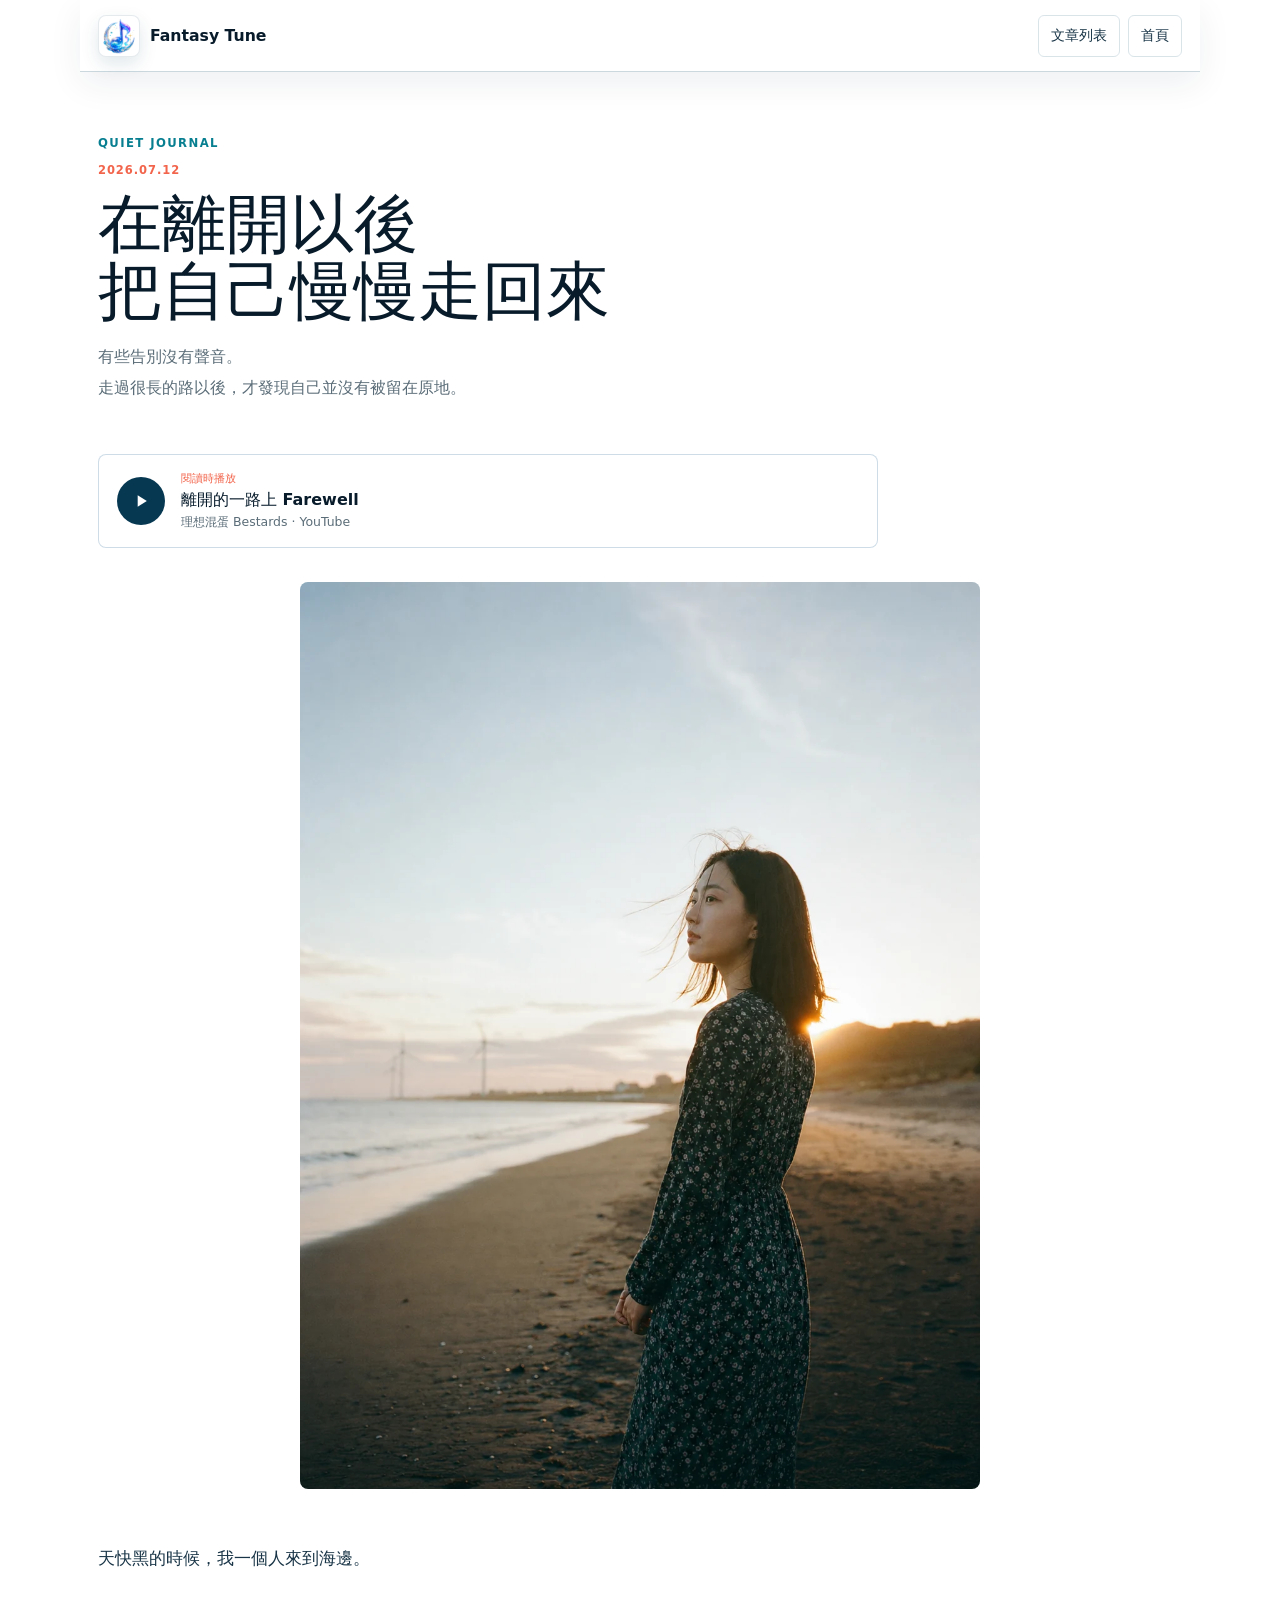
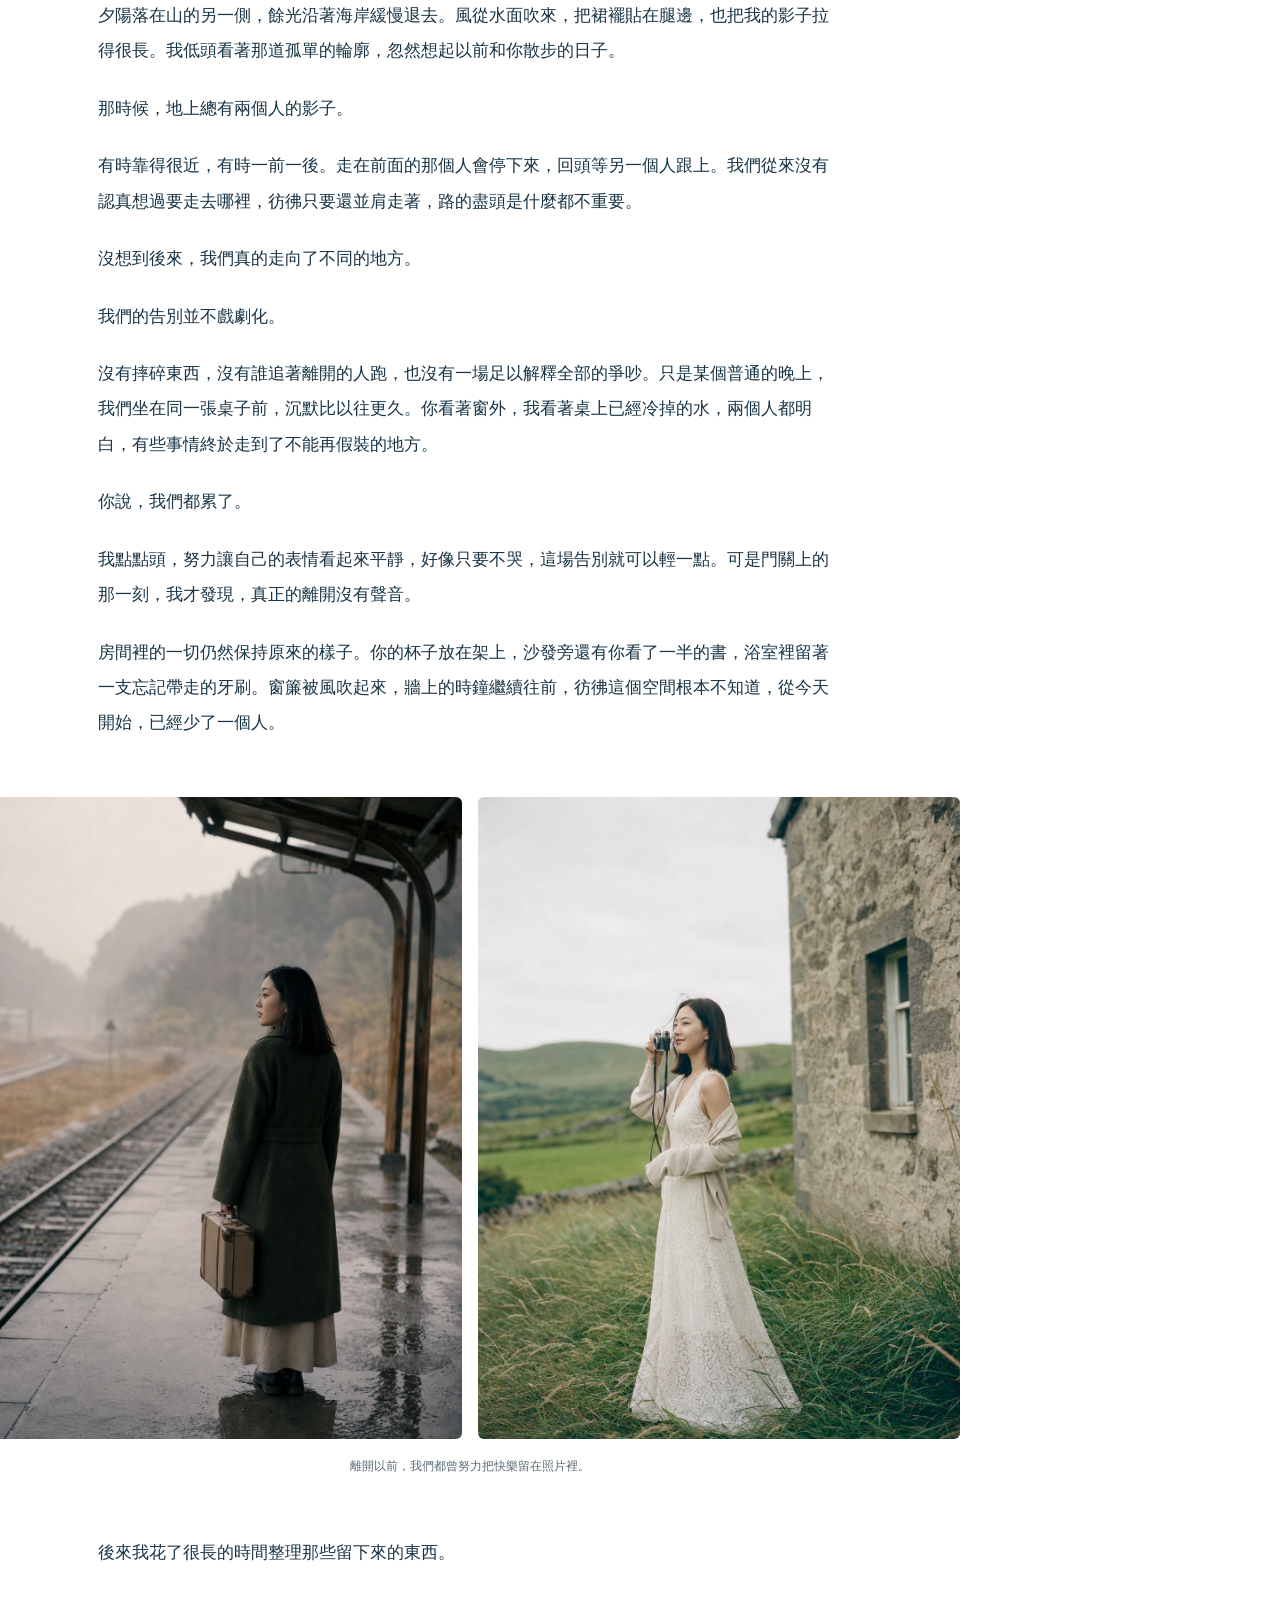
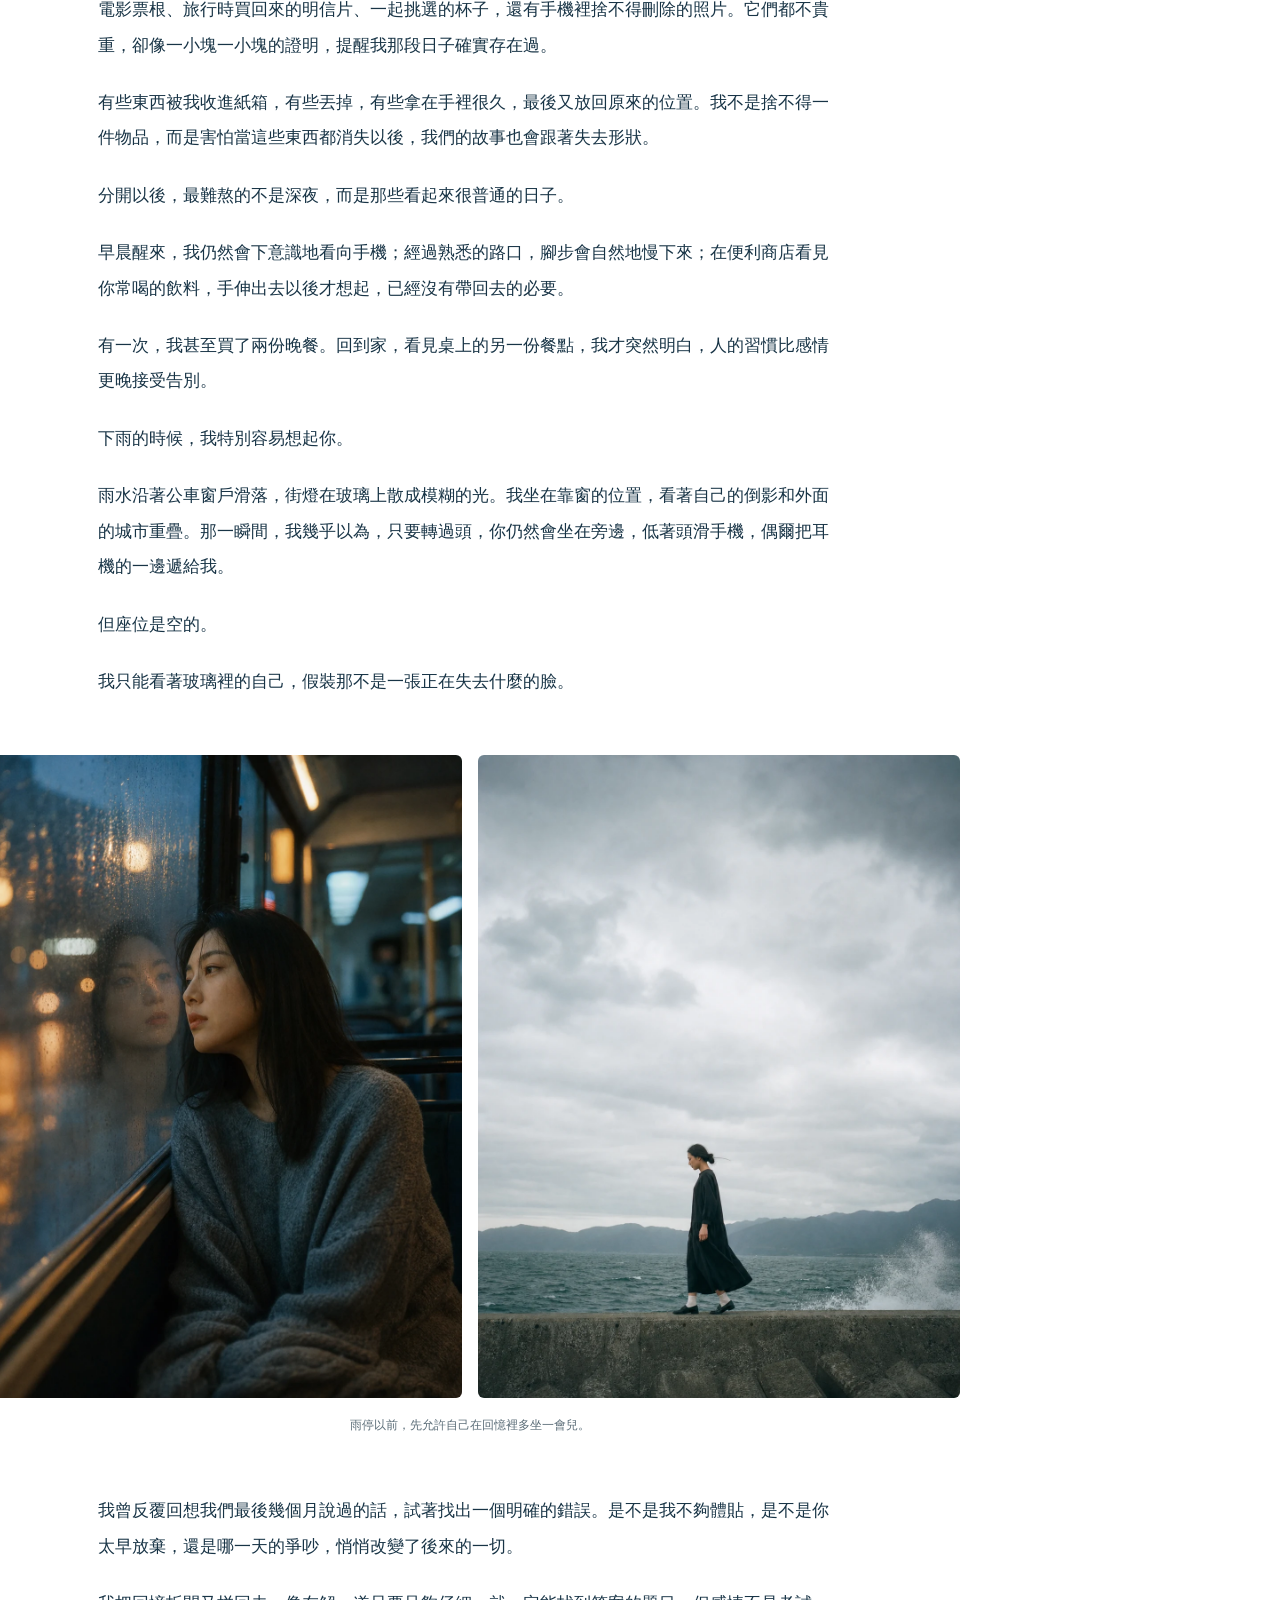
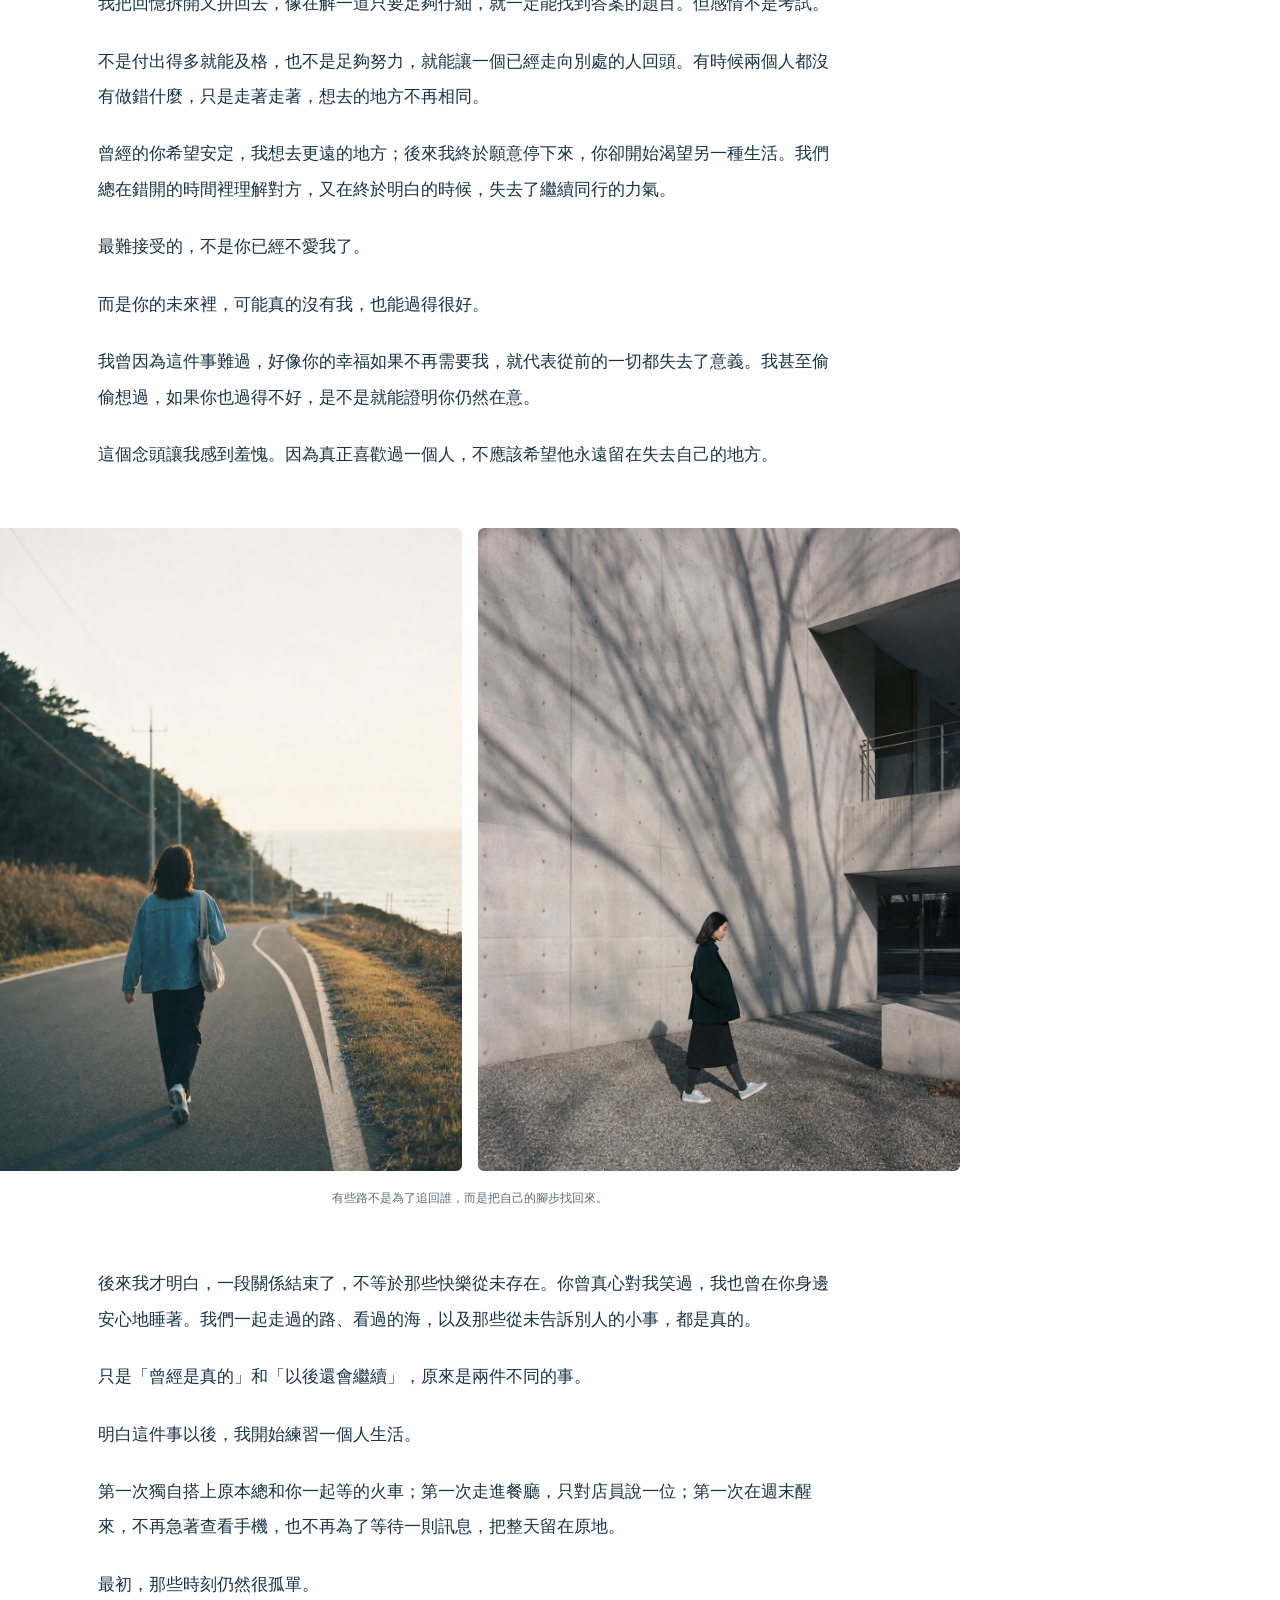
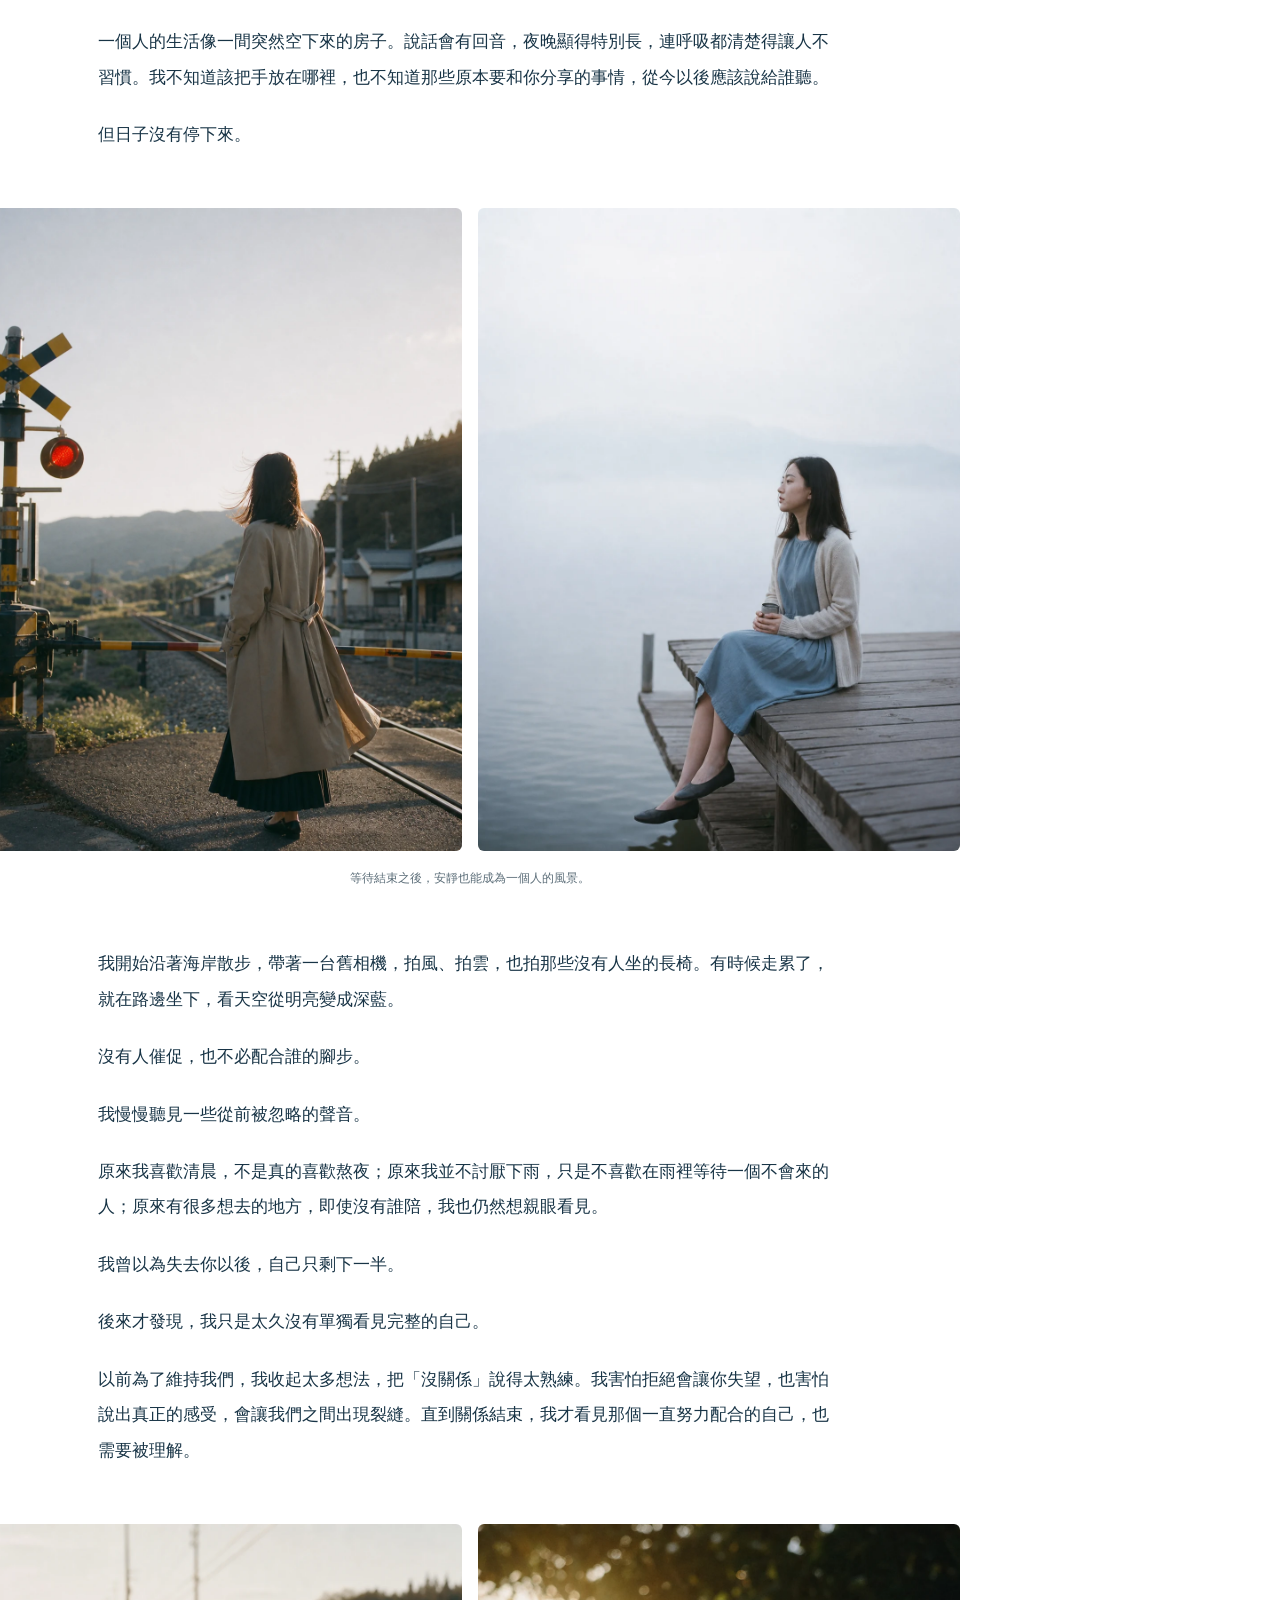
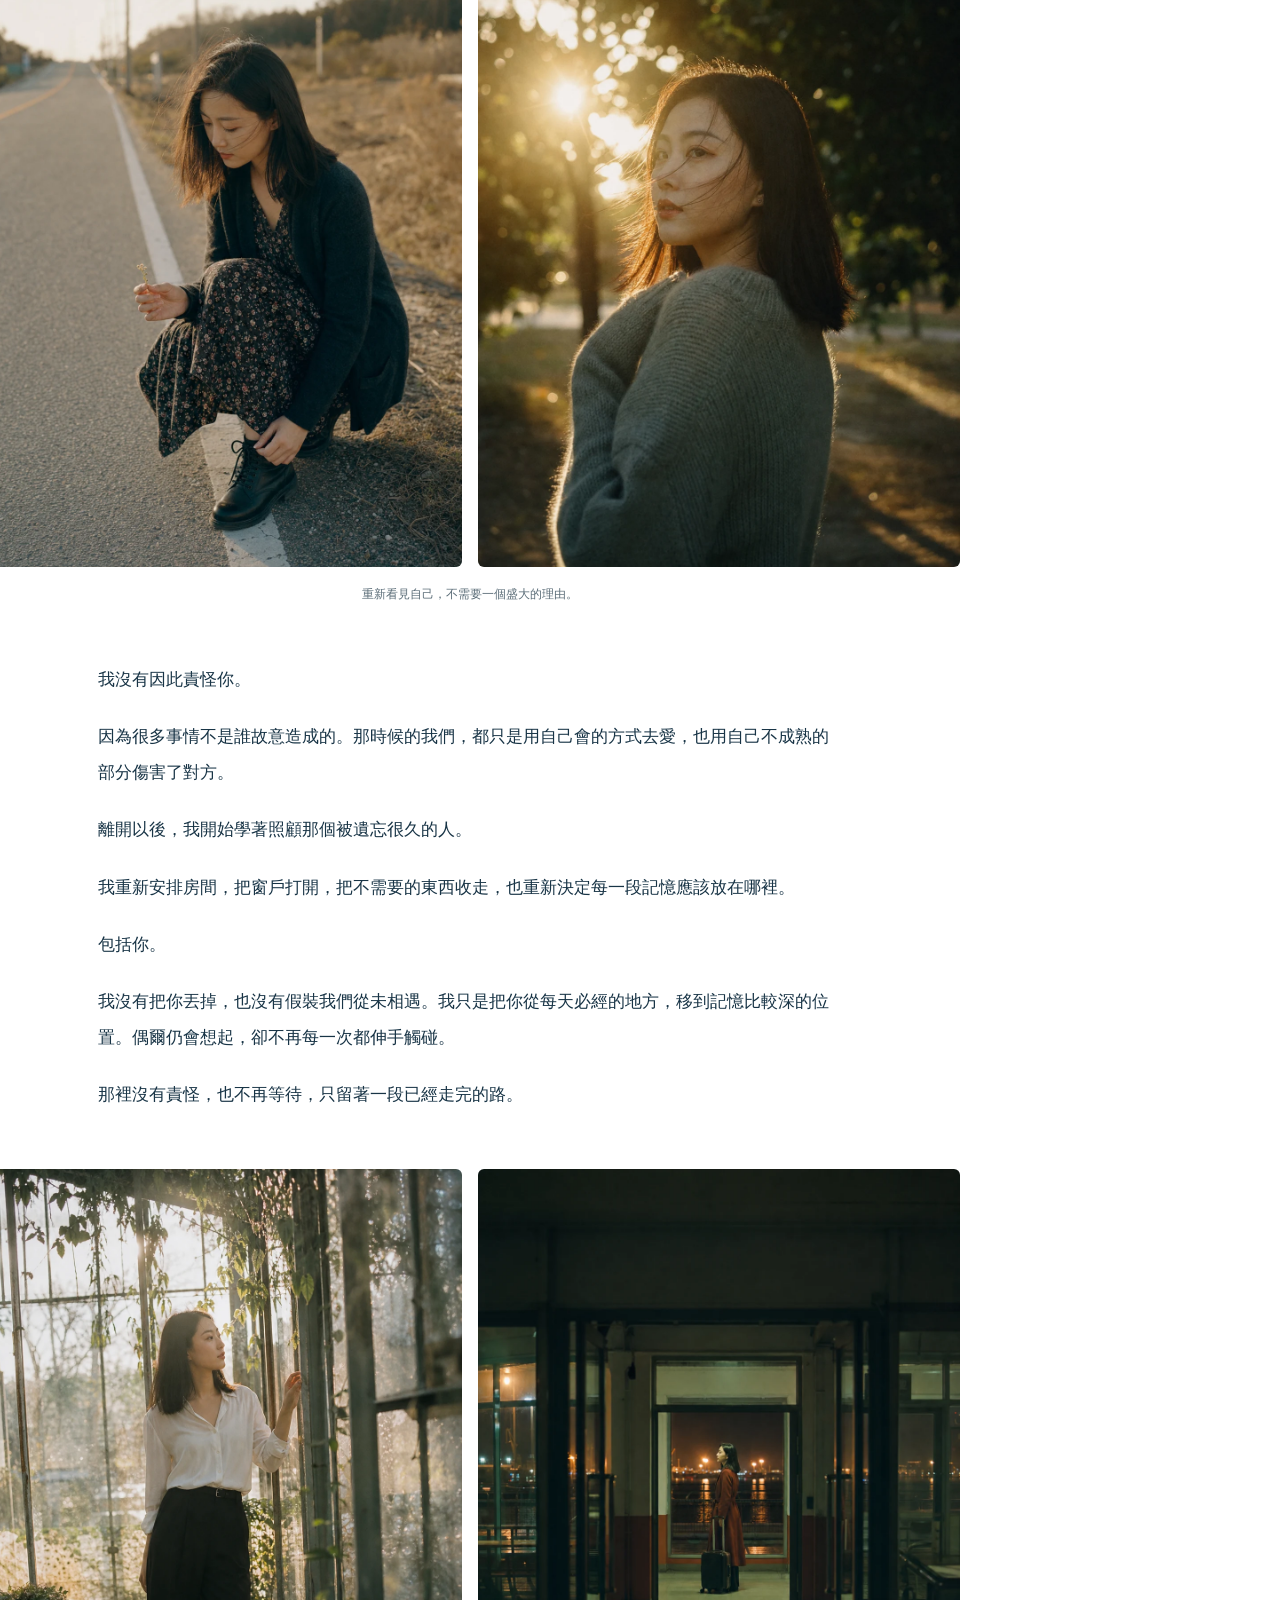
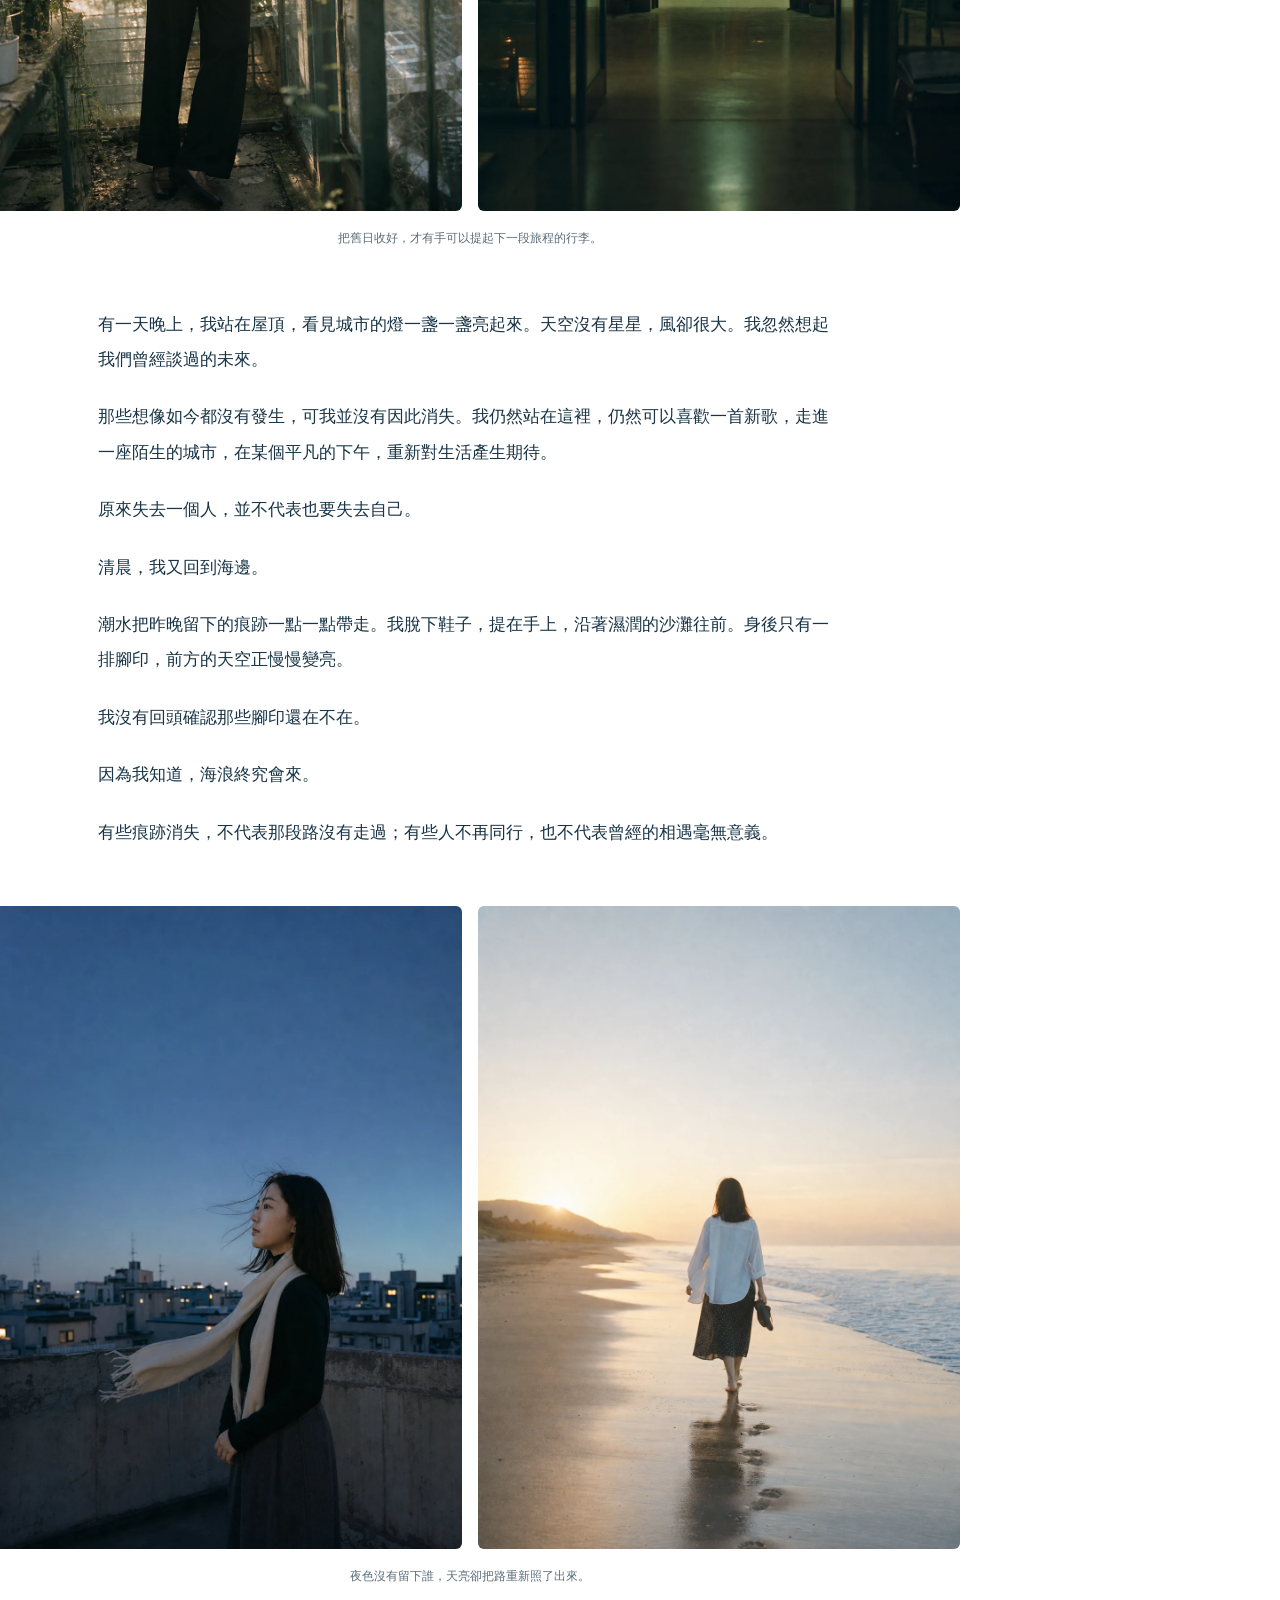
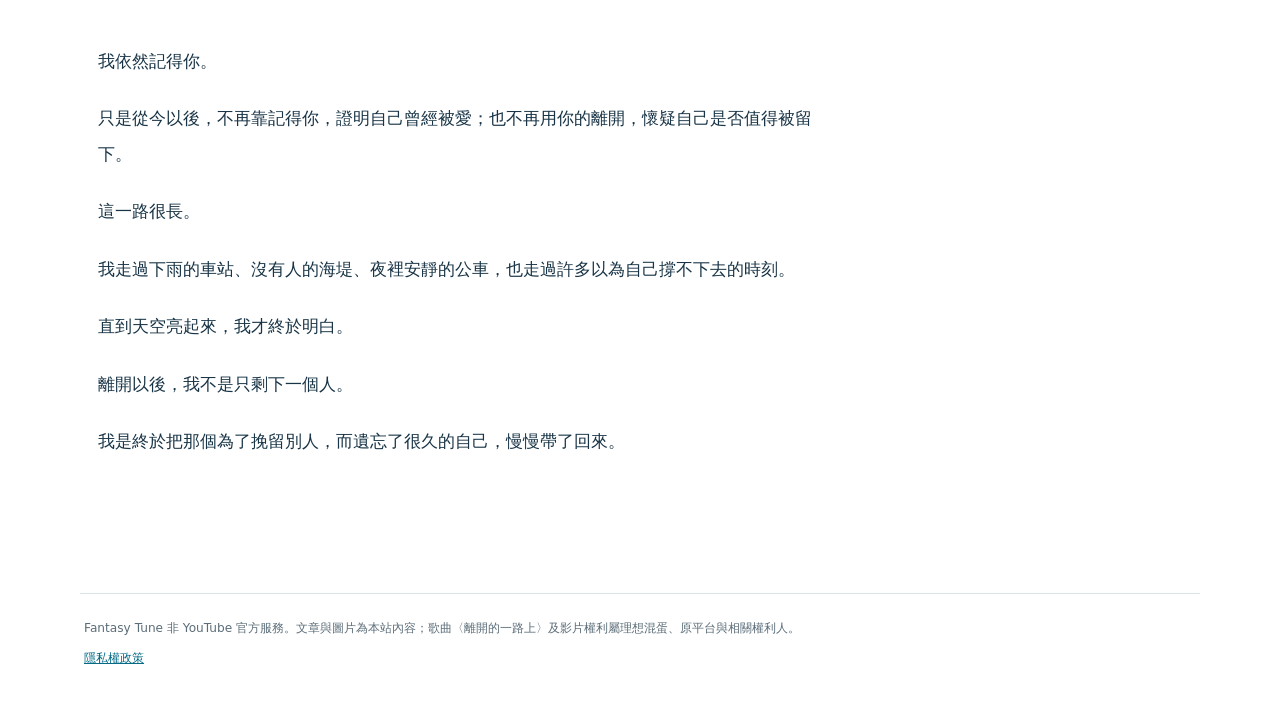
<file: articles/2026-07-12-walking-back-to-myself.html>
<!doctype html>
<html lang="zh-Hant">
  <head>
    <meta charset="UTF-8" />
    <meta name="viewport" content="width=device-width, initial-scale=1.0" />
    <meta
      name="description"
      content="有些告別沒有聲音。走過雨天、車站、海岸與許多失眠的夜晚，才明白離開一個人，不代表也要失去自己。"
    />
    <meta name="theme-color" content="#f8fdff" />
    <meta property="og:type" content="article" />
    <meta property="og:locale" content="zh_TW" />
    <meta property="og:site_name" content="Fantasy Tune" />
    <meta property="og:title" content="在離開以後，把自己慢慢走回來" />
    <meta
      property="og:description"
      content="離開不是把曾經否定，而是把那個為了挽留別人、遺忘了很久的自己，慢慢帶回來。"
    />
    <meta
      property="og:image"
      content="https://fantasy-76930.github.io/Fantasy-Tune/assets/article-2026-07-12-walking-back-01.webp"
    />
    <meta property="og:image:width" content="1086" />
    <meta property="og:image:height" content="1448" />
    <meta property="og:image:alt" content="夕陽下，一名女子獨自站在海岸回望" />
    <meta property="article:published_time" content="2026-07-12T15:55:36+08:00" />
    <link
      rel="canonical"
      href="https://fantasy-76930.github.io/Fantasy-Tune/articles/2026-07-12-walking-back-to-myself.html"
    />
    <title>在離開以後，把自己慢慢走回來 - Fantasy Tune</title>
    <link rel="icon" href="../assets/favicon.ico" sizes="any" />
    <link rel="icon" href="../assets/favicon-32.png" type="image/png" sizes="32x32" />
    <link rel="apple-touch-icon" href="../assets/apple-touch-icon.png" />
    <link rel="stylesheet" href="../styles.css?v=44" />
  </head>
  <body>
    <div class="app-shell article-shell">
      <header class="topbar" aria-label="主要導覽">
        <a class="brand" href="../" aria-label="Fantasy Tune 首頁">
          <span class="brand-mark" aria-hidden="true">
            <img src="../assets/icon-192.png" alt="" />
          </span>
          <span>Fantasy Tune</span>
        </a>
        <div class="topbar-actions">
          <a class="icon-button" href="../articles.html">文章列表</a>
          <a class="icon-button" href="../">首頁</a>
        </div>
      </header>

      <main>
        <article class="article-page quiet-article">
          <header class="article-page-header">
            <p class="eyebrow">Quiet journal</p>
            <p class="article-date">2026.07.12</p>
            <h1>在離開以後<br />把自己慢慢走回來</h1>
            <p class="article-summary">
              有些告別沒有聲音。<br />
              走過很長的路以後，才發現自己並沒有被留在原地。
            </p>
          </header>

          <a
            class="article-soundtrack"
            href="https://www.youtube.com/watch?v=3hLESh77fSg"
            target="_blank"
            rel="noreferrer"
            aria-label="前往 YouTube 播放理想混蛋的離開的一路上"
          >
            <span class="article-soundtrack-play" aria-hidden="true">
              <svg viewBox="0 0 24 24">
                <path d="M8 5v14l11-7Z"></path>
              </svg>
            </span>
            <span class="article-soundtrack-copy">
              <small>閱讀時播放</small>
              <strong>離開的一路上 Farewell</strong>
              <span>理想混蛋 Bestards · YouTube</span>
            </span>
          </a>

          <img
            class="article-hero-image article-portrait-hero"
            src="../assets/article-2026-07-12-walking-back-01.webp"
            alt="夕陽下，一名穿著深色碎花洋裝的女子獨自站在海岸回望"
          />

          <div class="article-content">
            <p>天快黑的時候，我一個人來到海邊。</p>
            <p>
              夕陽落在山的另一側，餘光沿著海岸緩慢退去。風從水面吹來，把裙襬貼在腿邊，也把我的影子拉得很長。我低頭看著那道孤單的輪廓，忽然想起以前和你散步的日子。
            </p>
            <p>那時候，地上總有兩個人的影子。</p>
            <p>
              有時靠得很近，有時一前一後。走在前面的那個人會停下來，回頭等另一個人跟上。我們從來沒有認真想過要走去哪裡，彷彿只要還並肩走著，路的盡頭是什麼都不重要。
            </p>
            <p>沒想到後來，我們真的走向了不同的地方。</p>
            <p>我們的告別並不戲劇化。</p>
            <p>
              沒有摔碎東西，沒有誰追著離開的人跑，也沒有一場足以解釋全部的爭吵。只是某個普通的晚上，我們坐在同一張桌子前，沉默比以往更久。你看著窗外，我看著桌上已經冷掉的水，兩個人都明白，有些事情終於走到了不能再假裝的地方。
            </p>
            <p>你說，我們都累了。</p>
            <p>
              我點點頭，努力讓自己的表情看起來平靜，好像只要不哭，這場告別就可以輕一點。可是門關上的那一刻，我才發現，真正的離開沒有聲音。
            </p>
            <p>
              房間裡的一切仍然保持原來的樣子。你的杯子放在架上，沙發旁還有你看了一半的書，浴室裡留著一支忘記帶走的牙刷。窗簾被風吹起來，牆上的時鐘繼續往前，彷彿這個空間根本不知道，從今天開始，已經少了一個人。
            </p>

            <figure class="article-photo-pair">
              <img
                src="../assets/article-2026-07-12-walking-back-02.webp"
                alt="雨後的山間車站，一名女子提著行李箱等待"
                loading="lazy"
                decoding="async"
              />
              <img
                src="../assets/article-2026-07-12-walking-back-03.webp"
                alt="草原與石屋旁，一名女子穿著白色長洋裝拿著相機"
                loading="lazy"
                decoding="async"
              />
              <figcaption>離開以前，我們都曾努力把快樂留在照片裡。</figcaption>
            </figure>

            <p>後來我花了很長的時間整理那些留下來的東西。</p>
            <p>
              電影票根、旅行時買回來的明信片、一起挑選的杯子，還有手機裡捨不得刪除的照片。它們都不貴重，卻像一小塊一小塊的證明，提醒我那段日子確實存在過。
            </p>
            <p>
              有些東西被我收進紙箱，有些丟掉，有些拿在手裡很久，最後又放回原來的位置。我不是捨不得一件物品，而是害怕當這些東西都消失以後，我們的故事也會跟著失去形狀。
            </p>
            <p>分開以後，最難熬的不是深夜，而是那些看起來很普通的日子。</p>
            <p>
              早晨醒來，我仍然會下意識地看向手機；經過熟悉的路口，腳步會自然地慢下來；在便利商店看見你常喝的飲料，手伸出去以後才想起，已經沒有帶回去的必要。
            </p>
            <p>
              有一次，我甚至買了兩份晚餐。回到家，看見桌上的另一份餐點，我才突然明白，人的習慣比感情更晚接受告別。
            </p>
            <p>下雨的時候，我特別容易想起你。</p>
            <p>
              雨水沿著公車窗戶滑落，街燈在玻璃上散成模糊的光。我坐在靠窗的位置，看著自己的倒影和外面的城市重疊。那一瞬間，我幾乎以為，只要轉過頭，你仍然會坐在旁邊，低著頭滑手機，偶爾把耳機的一邊遞給我。
            </p>
            <p>但座位是空的。</p>
            <p>我只能看著玻璃裡的自己，假裝那不是一張正在失去什麼的臉。</p>

            <figure class="article-photo-pair">
              <img
                src="../assets/article-2026-07-12-walking-back-04.webp"
                alt="雨夜公車裡，女子靠著玻璃看向窗外的燈光"
                loading="lazy"
                decoding="async"
              />
              <img
                src="../assets/article-2026-07-12-walking-back-05.webp"
                alt="陰天海堤上，一名穿黑色長洋裝的女子迎風前行"
                loading="lazy"
                decoding="async"
              />
              <figcaption>雨停以前，先允許自己在回憶裡多坐一會兒。</figcaption>
            </figure>

            <p>
              我曾反覆回想我們最後幾個月說過的話，試著找出一個明確的錯誤。是不是我不夠體貼，是不是你太早放棄，還是哪一天的爭吵，悄悄改變了後來的一切。
            </p>
            <p>
              我把回憶拆開又拼回去，像在解一道只要足夠仔細，就一定能找到答案的題目。但感情不是考試。
            </p>
            <p>
              不是付出得多就能及格，也不是足夠努力，就能讓一個已經走向別處的人回頭。有時候兩個人都沒有做錯什麼，只是走著走著，想去的地方不再相同。
            </p>
            <p>
              曾經的你希望安定，我想去更遠的地方；後來我終於願意停下來，你卻開始渴望另一種生活。我們總在錯開的時間裡理解對方，又在終於明白的時候，失去了繼續同行的力氣。
            </p>
            <p>最難接受的，不是你已經不愛我了。</p>
            <p>而是你的未來裡，可能真的沒有我，也能過得很好。</p>
            <p>
              我曾因為這件事難過，好像你的幸福如果不再需要我，就代表從前的一切都失去了意義。我甚至偷偷想過，如果你也過得不好，是不是就能證明你仍然在意。
            </p>
            <p>
              這個念頭讓我感到羞愧。因為真正喜歡過一個人，不應該希望他永遠留在失去自己的地方。
            </p>

            <figure class="article-photo-pair">
              <img
                src="../assets/article-2026-07-12-walking-back-06.webp"
                alt="女子背著帆布袋，獨自走在通往海邊的公路上"
                loading="lazy"
                decoding="async"
              />
              <img
                src="../assets/article-2026-07-12-walking-back-07.webp"
                alt="冬日樹影落在清水模建築上，女子從牆邊走過"
                loading="lazy"
                decoding="async"
              />
              <figcaption>有些路不是為了追回誰，而是把自己的腳步找回來。</figcaption>
            </figure>

            <p>
              後來我才明白，一段關係結束了，不等於那些快樂從未存在。你曾真心對我笑過，我也曾在你身邊安心地睡著。我們一起走過的路、看過的海，以及那些從未告訴別人的小事，都是真的。
            </p>
            <p>只是「曾經是真的」和「以後還會繼續」，原來是兩件不同的事。</p>
            <p>明白這件事以後，我開始練習一個人生活。</p>
            <p>
              第一次獨自搭上原本總和你一起等的火車；第一次走進餐廳，只對店員說一位；第一次在週末醒來，不再急著查看手機，也不再為了等待一則訊息，把整天留在原地。
            </p>
            <p>最初，那些時刻仍然很孤單。</p>
            <p>
              一個人的生活像一間突然空下來的房子。說話會有回音，夜晚顯得特別長，連呼吸都清楚得讓人不習慣。我不知道該把手放在哪裡，也不知道那些原本要和你分享的事情，從今以後應該說給誰聽。
            </p>
            <p>但日子沒有停下來。</p>

            <figure class="article-photo-pair">
              <img
                src="../assets/article-2026-07-12-walking-back-08.webp"
                alt="夕陽下的鄉間鐵道口，女子穿著風衣等待柵欄升起"
                loading="lazy"
                decoding="async"
              />
              <img
                src="../assets/article-2026-07-12-walking-back-09.webp"
                alt="霧中的湖邊木棧板上，女子捧著杯子安靜坐著"
                loading="lazy"
                decoding="async"
              />
              <figcaption>等待結束之後，安靜也能成為一個人的風景。</figcaption>
            </figure>

            <p>
              我開始沿著海岸散步，帶著一台舊相機，拍風、拍雲，也拍那些沒有人坐的長椅。有時候走累了，就在路邊坐下，看天空從明亮變成深藍。
            </p>
            <p>沒有人催促，也不必配合誰的腳步。</p>
            <p>我慢慢聽見一些從前被忽略的聲音。</p>
            <p>
              原來我喜歡清晨，不是真的喜歡熬夜；原來我並不討厭下雨，只是不喜歡在雨裡等待一個不會來的人；原來有很多想去的地方，即使沒有誰陪，我也仍然想親眼看見。
            </p>
            <p>我曾以為失去你以後，自己只剩下一半。</p>
            <p>後來才發現，我只是太久沒有單獨看見完整的自己。</p>
            <p>
              以前為了維持我們，我收起太多想法，把「沒關係」說得太熟練。我害怕拒絕會讓你失望，也害怕說出真正的感受，會讓我們之間出現裂縫。直到關係結束，我才看見那個一直努力配合的自己，也需要被理解。
            </p>

            <figure class="article-photo-pair">
              <img
                src="../assets/article-2026-07-12-walking-back-10.webp"
                alt="鄉間道路旁，女子蹲下繫鞋帶並拾起一朵小花"
                loading="lazy"
                decoding="async"
              />
              <img
                src="../assets/article-2026-07-12-walking-back-11.webp"
                alt="金色逆光裡，穿著針織上衣的女子回頭看向鏡頭"
                loading="lazy"
                decoding="async"
              />
              <figcaption>重新看見自己，不需要一個盛大的理由。</figcaption>
            </figure>

            <p>我沒有因此責怪你。</p>
            <p>
              因為很多事情不是誰故意造成的。那時候的我們，都只是用自己會的方式去愛，也用自己不成熟的部分傷害了對方。
            </p>
            <p>離開以後，我開始學著照顧那個被遺忘很久的人。</p>
            <p>
              我重新安排房間，把窗戶打開，把不需要的東西收走，也重新決定每一段記憶應該放在哪裡。
            </p>
            <p>包括你。</p>
            <p>
              我沒有把你丟掉，也沒有假裝我們從未相遇。我只是把你從每天必經的地方，移到記憶比較深的位置。偶爾仍會想起，卻不再每一次都伸手觸碰。
            </p>
            <p>那裡沒有責怪，也不再等待，只留著一段已經走完的路。</p>

            <figure class="article-photo-pair">
              <img
                src="../assets/article-2026-07-12-walking-back-12.webp"
                alt="午後溫室裡，女子站在玻璃與藤蔓之間看向光線"
                loading="lazy"
                decoding="async"
              />
              <img
                src="../assets/article-2026-07-12-walking-back-13.webp"
                alt="夜晚的港口候船室，穿紅色大衣的女子帶著行李等待"
                loading="lazy"
                decoding="async"
              />
              <figcaption>把舊日收好，才有手可以提起下一段旅程的行李。</figcaption>
            </figure>

            <p>
              有一天晚上，我站在屋頂，看見城市的燈一盞一盞亮起來。天空沒有星星，風卻很大。我忽然想起我們曾經談過的未來。
            </p>
            <p>
              那些想像如今都沒有發生，可我並沒有因此消失。我仍然站在這裡，仍然可以喜歡一首新歌，走進一座陌生的城市，在某個平凡的下午，重新對生活產生期待。
            </p>
            <p>原來失去一個人，並不代表也要失去自己。</p>
            <p>清晨，我又回到海邊。</p>
            <p>
              潮水把昨晚留下的痕跡一點一點帶走。我脫下鞋子，提在手上，沿著濕潤的沙灘往前。身後只有一排腳印，前方的天空正慢慢變亮。
            </p>
            <p>我沒有回頭確認那些腳印還在不在。</p>
            <p>因為我知道，海浪終究會來。</p>
            <p>
              有些痕跡消失，不代表那段路沒有走過；有些人不再同行，也不代表曾經的相遇毫無意義。
            </p>

            <figure class="article-photo-pair article-photo-finale">
              <img
                src="../assets/article-2026-07-12-walking-back-14.webp"
                alt="藍調時刻的屋頂上，女子迎著風望向城市燈光"
                loading="lazy"
                decoding="async"
              />
              <img
                src="../assets/article-2026-07-12-walking-back-15.webp"
                alt="清晨海岸上，女子提著鞋沿著自己的腳印向前走"
                loading="lazy"
                decoding="async"
              />
              <figcaption>夜色沒有留下誰，天亮卻把路重新照了出來。</figcaption>
            </figure>

            <p>我依然記得你。</p>
            <p>
              只是從今以後，不再靠記得你，證明自己曾經被愛；也不再用你的離開，懷疑自己是否值得被留下。
            </p>
            <p>這一路很長。</p>
            <p>
              我走過下雨的車站、沒有人的海堤、夜裡安靜的公車，也走過許多以為自己撐不下去的時刻。
            </p>
            <p>直到天空亮起來，我才終於明白。</p>
            <p>離開以後，我不是只剩下一個人。</p>
            <p>
              我是終於把那個為了挽留別人，而遺忘了很久的自己，慢慢帶了回來。
            </p>
          </div>
        </article>
      </main>

      <footer class="site-footer" aria-label="網站聲明">
        <p>
          Fantasy Tune 非 YouTube 官方服務。文章與圖片為本站內容；歌曲〈離開的一路上〉及影片權利屬理想混蛋、原平台與相關權利人。
        </p>
        <p><a href="../privacy.html">隱私權政策</a></p>
      </footer>
    </div>
  </body>
</html>
</file>
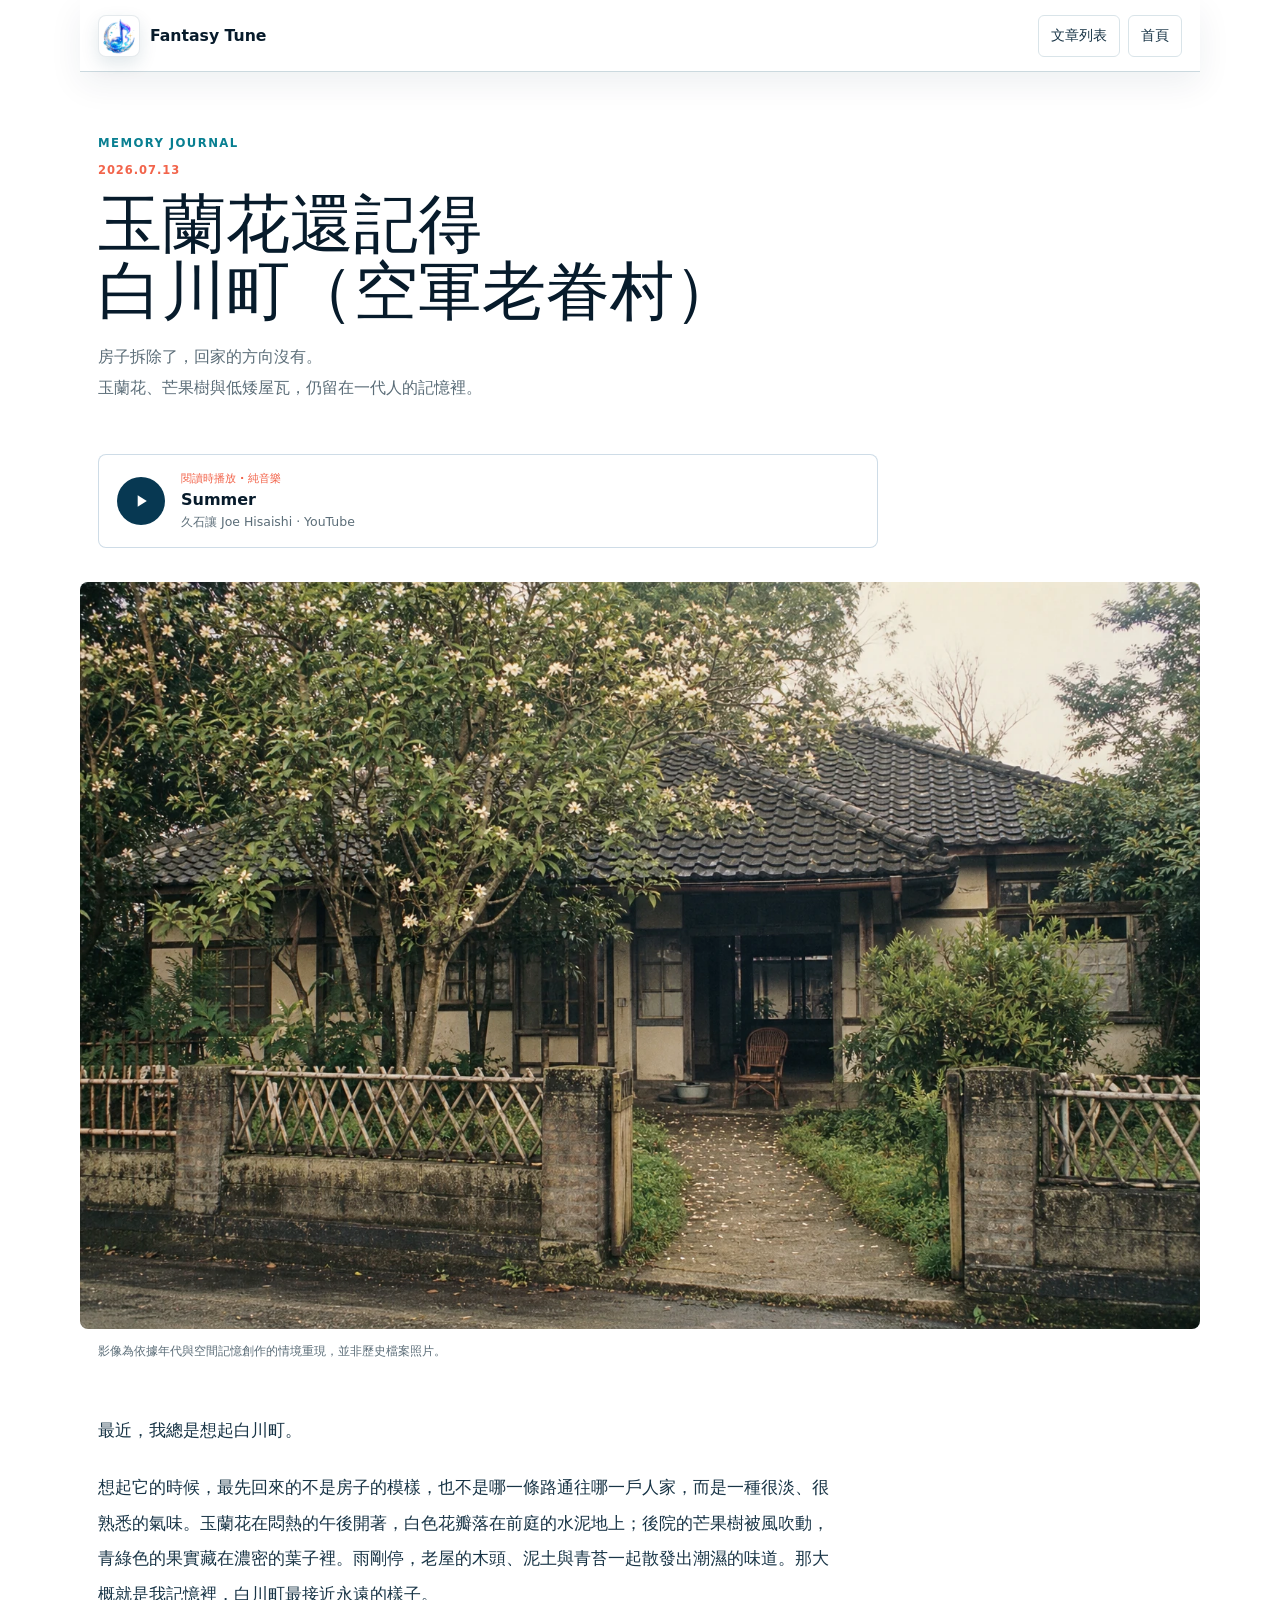
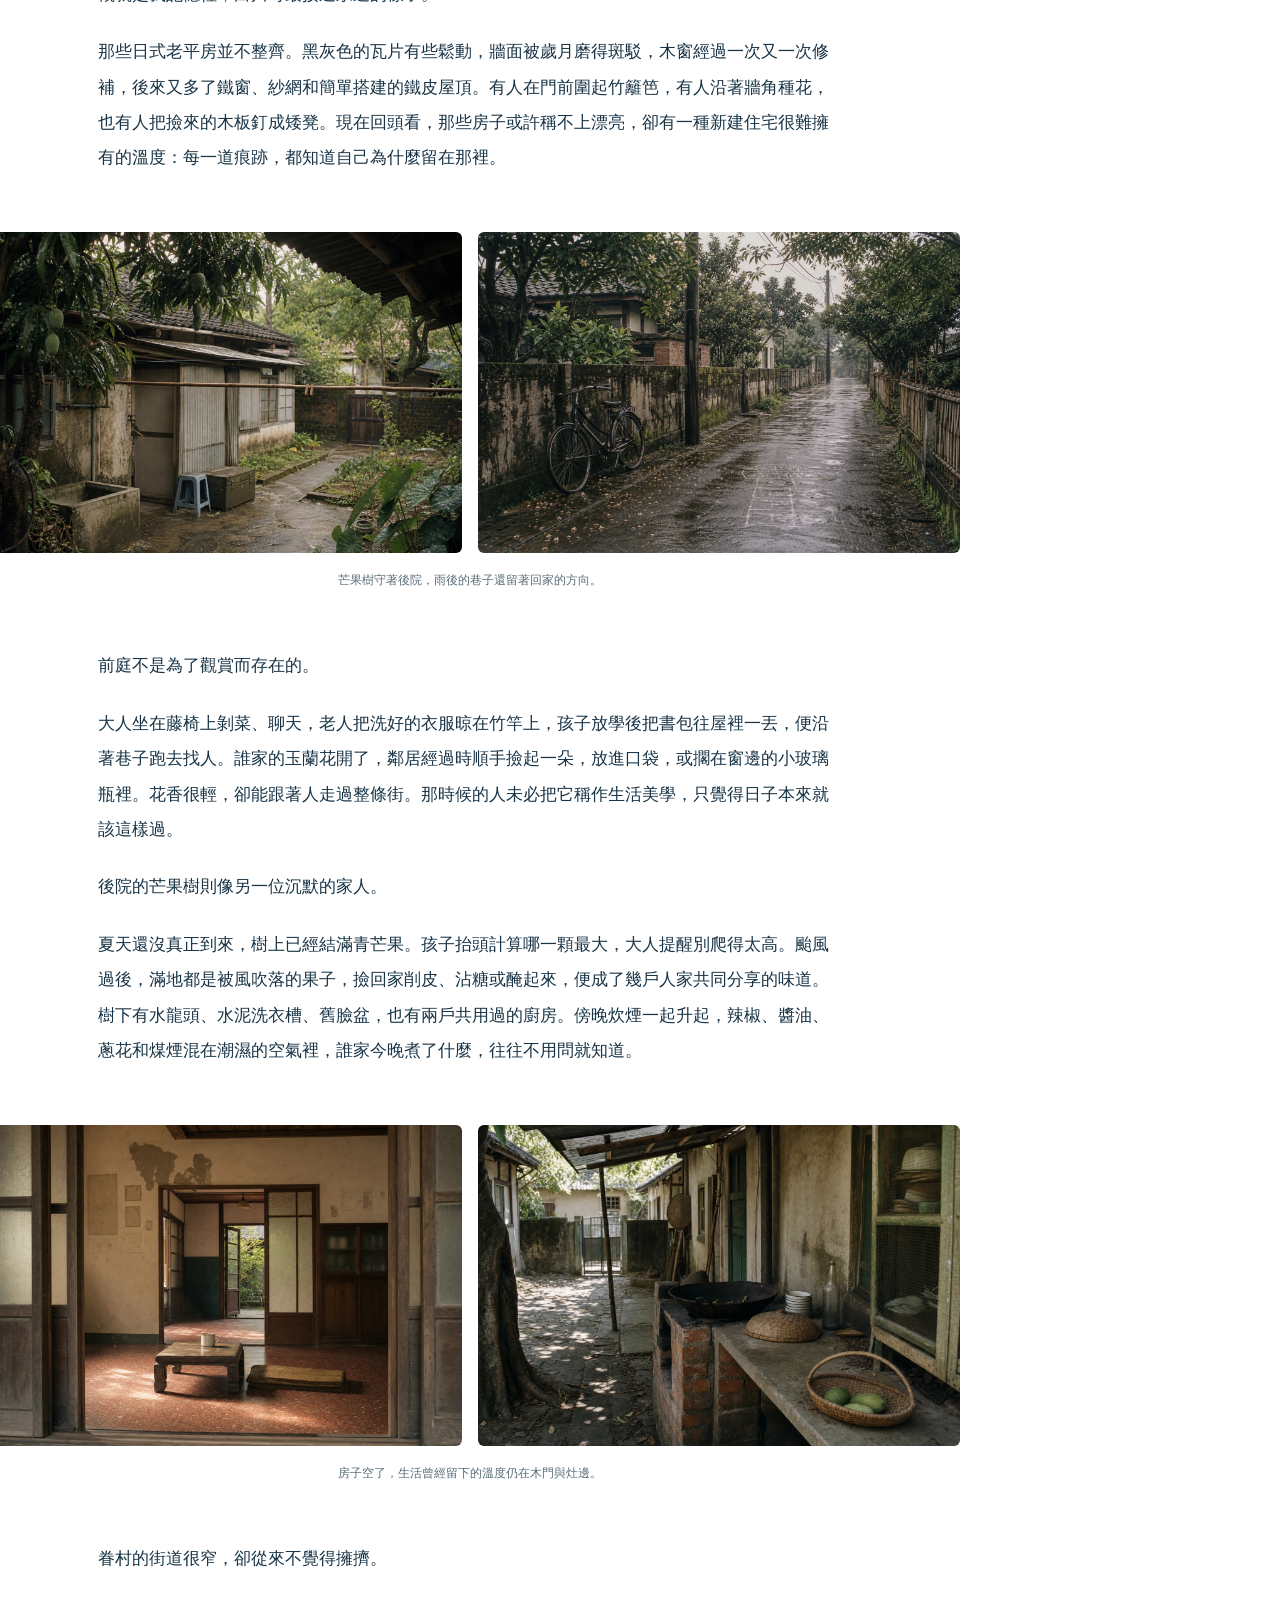
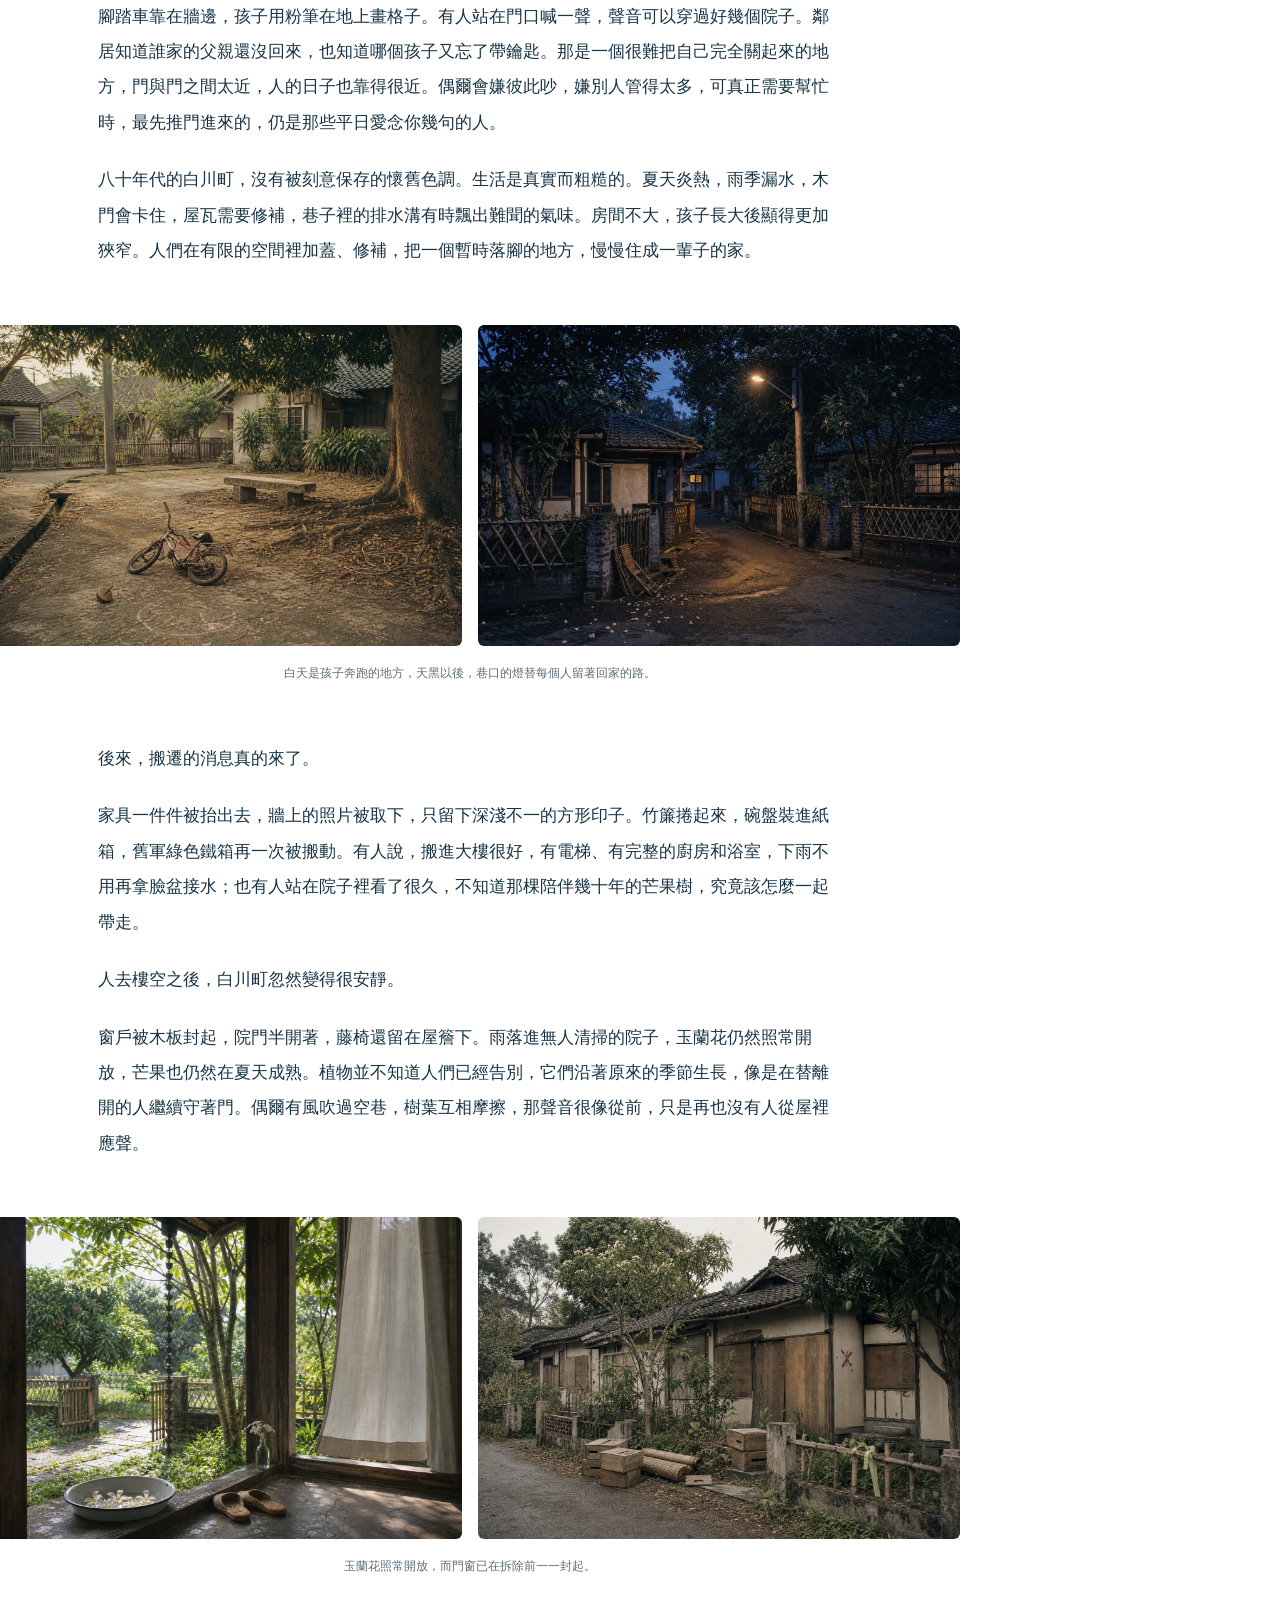
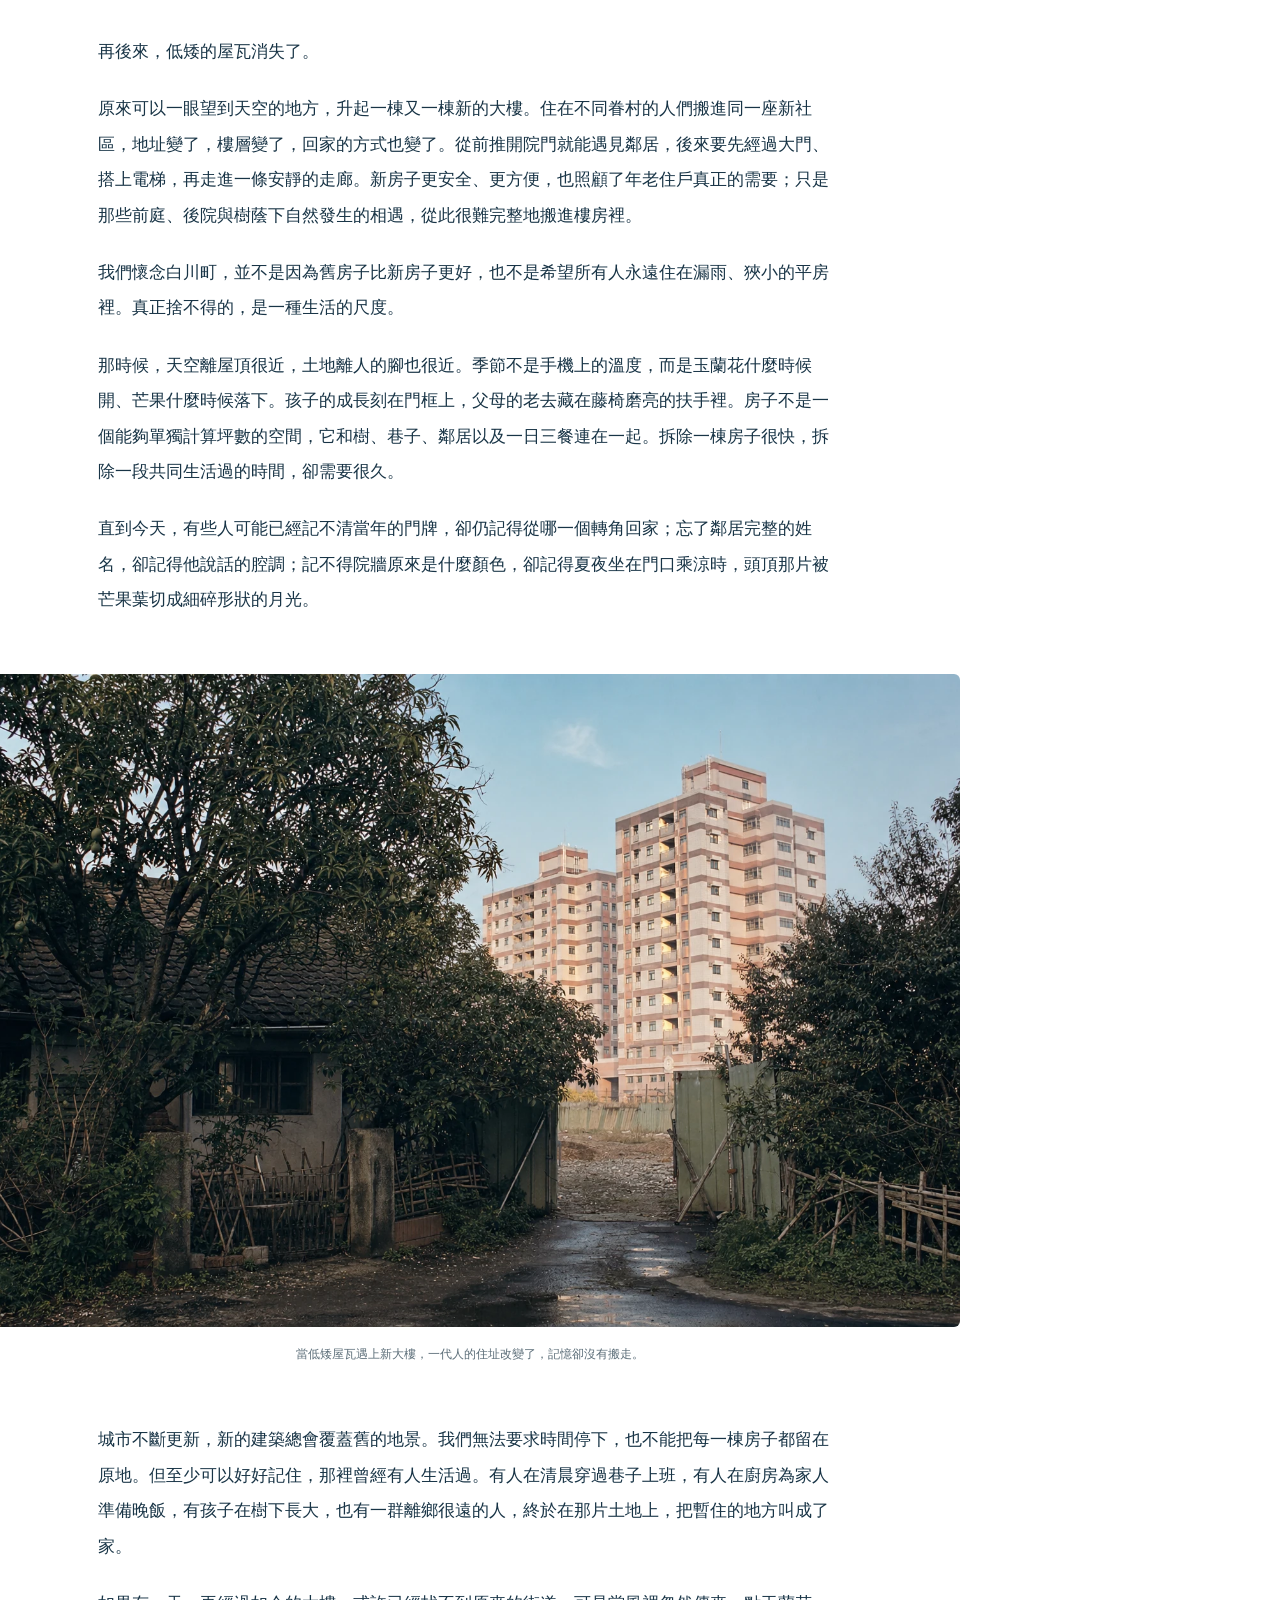
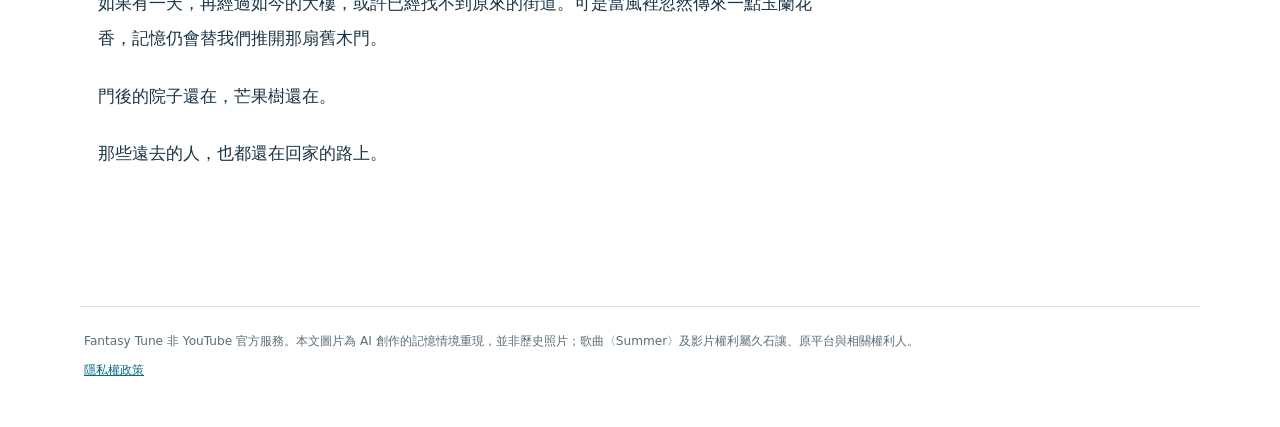
<file: articles/2026-07-13-shirakawa-air-force-village.html>
<!doctype html>
<html lang="zh-Hant">
  <head>
    <meta charset="UTF-8" />
    <meta name="viewport" content="width=device-width, initial-scale=1.0" />
    <meta
      name="description"
      content="想起嘉義白川町空軍老眷村的玉蘭花、芒果樹、日式平房與狹窄街道，也想起人去樓空後，低矮屋瓦逐漸成為新大樓的那段時光。"
    />
    <meta name="theme-color" content="#f8fdff" />
    <meta property="og:type" content="article" />
    <meta property="og:locale" content="zh_TW" />
    <meta property="og:site_name" content="Fantasy Tune" />
    <meta property="og:title" content="玉蘭花還記得白川町（空軍老眷村）" />
    <meta
      property="og:description"
      content="房子拆除了，玉蘭花、芒果樹與回家的方向，仍留在一代人的記憶裡。"
    />
    <meta
      property="og:image"
      content="https://fantasy-76930.github.io/Fantasy-Tune/assets/article-2026-07-13-shirakawa-village-01.webp"
    />
    <meta property="og:image:width" content="1536" />
    <meta property="og:image:height" content="1024" />
    <meta property="og:image:alt" content="玉蘭花樹下的白川町空軍老眷村日式平房" />
    <meta property="article:published_time" content="2026-07-13T14:29:15+08:00" />
    <link
      rel="canonical"
      href="https://fantasy-76930.github.io/Fantasy-Tune/articles/2026-07-13-shirakawa-air-force-village.html"
    />
    <title>玉蘭花還記得白川町（空軍老眷村） - Fantasy Tune</title>
    <link rel="icon" href="../assets/favicon.ico" sizes="any" />
    <link rel="icon" href="../assets/favicon-32.png" type="image/png" sizes="32x32" />
    <link rel="apple-touch-icon" href="../assets/apple-touch-icon.png" />
    <link rel="stylesheet" href="../styles.css?v=44" />
  </head>
  <body>
    <div class="app-shell article-shell">
      <header class="topbar" aria-label="主要導覽">
        <a class="brand" href="../" aria-label="Fantasy Tune 首頁">
          <span class="brand-mark" aria-hidden="true">
            <img src="../assets/icon-192.png" alt="" />
          </span>
          <span>Fantasy Tune</span>
        </a>
        <div class="topbar-actions">
          <a class="icon-button" href="../articles.html">文章列表</a>
          <a class="icon-button" href="../">首頁</a>
        </div>
      </header>

      <main>
        <article class="article-page quiet-article">
          <header class="article-page-header">
            <p class="eyebrow">Memory journal</p>
            <p class="article-date">2026.07.13</p>
            <h1>玉蘭花還記得<br />白川町（空軍老眷村）</h1>
            <p class="article-summary">
              房子拆除了，回家的方向沒有。<br />
              玉蘭花、芒果樹與低矮屋瓦，仍留在一代人的記憶裡。
            </p>
          </header>

          <a
            class="article-soundtrack"
            href="https://www.youtube.com/watch?v=l0GN40EL1VU"
            target="_blank"
            rel="noreferrer"
            aria-label="前往 YouTube 播放久石讓的純音樂作品 Summer"
          >
            <span class="article-soundtrack-play" aria-hidden="true">
              <svg viewBox="0 0 24 24">
                <path d="M8 5v14l11-7Z"></path>
              </svg>
            </span>
            <span class="article-soundtrack-copy">
              <small>閱讀時播放 · 純音樂</small>
              <strong>Summer</strong>
              <span>久石讓 Joe Hisaishi · YouTube</span>
            </span>
          </a>

          <img
            class="article-hero-image article-shirakawa-hero"
            src="../assets/article-2026-07-13-shirakawa-village-01.webp"
            alt="玉蘭花樹下，一棟帶前庭的白川町空軍老眷村日式平房"
          />
          <p class="article-image-note">影像為依據年代與空間記憶創作的情境重現，並非歷史檔案照片。</p>

          <div class="article-content">
            <p>最近，我總是想起白川町。</p>
            <p>
              想起它的時候，最先回來的不是房子的模樣，也不是哪一條路通往哪一戶人家，而是一種很淡、很熟悉的氣味。玉蘭花在悶熱的午後開著，白色花瓣落在前庭的水泥地上；後院的芒果樹被風吹動，青綠色的果實藏在濃密的葉子裡。雨剛停，老屋的木頭、泥土與青苔一起散發出潮濕的味道。那大概就是我記憶裡，白川町最接近永遠的樣子。
            </p>
            <p>
              那些日式老平房並不整齊。黑灰色的瓦片有些鬆動，牆面被歲月磨得斑駁，木窗經過一次又一次修補，後來又多了鐵窗、紗網和簡單搭建的鐵皮屋頂。有人在門前圍起竹籬笆，有人沿著牆角種花，也有人把撿來的木板釘成矮凳。現在回頭看，那些房子或許稱不上漂亮，卻有一種新建住宅很難擁有的溫度：每一道痕跡，都知道自己為什麼留在那裡。
            </p>

            <figure class="article-photo-pair article-landscape-pair">
              <img
                src="../assets/article-2026-07-13-shirakawa-village-02.webp"
                alt="芒果樹遮蔭的眷村後院，有洗衣槽、竹竿與舊鐵箱"
                loading="lazy"
                decoding="async"
              />
              <img
                src="../assets/article-2026-07-13-shirakawa-village-03.webp"
                alt="雨後無人的白川町老街道，牆邊停著一輛舊腳踏車"
                loading="lazy"
                decoding="async"
              />
              <figcaption>芒果樹守著後院，雨後的巷子還留著回家的方向。</figcaption>
            </figure>

            <p>前庭不是為了觀賞而存在的。</p>
            <p>
              大人坐在藤椅上剝菜、聊天，老人把洗好的衣服晾在竹竿上，孩子放學後把書包往屋裡一丟，便沿著巷子跑去找人。誰家的玉蘭花開了，鄰居經過時順手撿起一朵，放進口袋，或擱在窗邊的小玻璃瓶裡。花香很輕，卻能跟著人走過整條街。那時候的人未必把它稱作生活美學，只覺得日子本來就該這樣過。
            </p>
            <p>後院的芒果樹則像另一位沉默的家人。</p>
            <p>
              夏天還沒真正到來，樹上已經結滿青芒果。孩子抬頭計算哪一顆最大，大人提醒別爬得太高。颱風過後，滿地都是被風吹落的果子，撿回家削皮、沾糖或醃起來，便成了幾戶人家共同分享的味道。樹下有水龍頭、水泥洗衣槽、舊臉盆，也有兩戶共用過的廚房。傍晚炊煙一起升起，辣椒、醬油、蔥花和煤煙混在潮濕的空氣裡，誰家今晚煮了什麼，往往不用問就知道。
            </p>

            <figure class="article-photo-pair article-landscape-pair">
              <img
                src="../assets/article-2026-07-13-shirakawa-village-04.webp"
                alt="日式老平房內人去樓空的客廳，只留下矮桌、茶杯與草蓆"
                loading="lazy"
                decoding="async"
              />
              <img
                src="../assets/article-2026-07-13-shirakawa-village-05.webp"
                alt="眷村老屋共用的戶外廚房，灶邊留著鐵鍋、碗與青芒果"
                loading="lazy"
                decoding="async"
              />
              <figcaption>房子空了，生活曾經留下的溫度仍在木門與灶邊。</figcaption>
            </figure>

            <p>眷村的街道很窄，卻從來不覺得擁擠。</p>
            <p>
              腳踏車靠在牆邊，孩子用粉筆在地上畫格子。有人站在門口喊一聲，聲音可以穿過好幾個院子。鄰居知道誰家的父親還沒回來，也知道哪個孩子又忘了帶鑰匙。那是一個很難把自己完全關起來的地方，門與門之間太近，人的日子也靠得很近。偶爾會嫌彼此吵，嫌別人管得太多，可真正需要幫忙時，最先推門進來的，仍是那些平日愛念你幾句的人。
            </p>
            <p>
              八十年代的白川町，沒有被刻意保存的懷舊色調。生活是真實而粗糙的。夏天炎熱，雨季漏水，木門會卡住，屋瓦需要修補，巷子裡的排水溝有時飄出難聞的氣味。房間不大，孩子長大後顯得更加狹窄。人們在有限的空間裡加蓋、修補，把一個暫時落腳的地方，慢慢住成一輩子的家。
            </p>

            <figure class="article-photo-pair article-landscape-pair">
              <img
                src="../assets/article-2026-07-13-shirakawa-village-06.webp"
                alt="眷村芒果樹下的童年空地，留著小腳踏車、陀螺與跳繩"
                loading="lazy"
                decoding="async"
              />
              <img
                src="../assets/article-2026-07-13-shirakawa-village-07.webp"
                alt="藍色暮光中的眷村巷口，老街燈照著低矮屋瓦與玉蘭花"
                loading="lazy"
                decoding="async"
              />
              <figcaption>白天是孩子奔跑的地方，天黑以後，巷口的燈替每個人留著回家的路。</figcaption>
            </figure>

            <p>後來，搬遷的消息真的來了。</p>
            <p>
              家具一件件被抬出去，牆上的照片被取下，只留下深淺不一的方形印子。竹簾捲起來，碗盤裝進紙箱，舊軍綠色鐵箱再一次被搬動。有人說，搬進大樓很好，有電梯、有完整的廚房和浴室，下雨不用再拿臉盆接水；也有人站在院子裡看了很久，不知道那棵陪伴幾十年的芒果樹，究竟該怎麼一起帶走。
            </p>
            <p>人去樓空之後，白川町忽然變得很安靜。</p>
            <p>
              窗戶被木板封起，院門半開著，藤椅還留在屋簷下。雨落進無人清掃的院子，玉蘭花仍然照常開放，芒果也仍然在夏天成熟。植物並不知道人們已經告別，它們沿著原來的季節生長，像是在替離開的人繼續守著門。偶爾有風吹過空巷，樹葉互相摩擦，那聲音很像從前，只是再也沒有人從屋裡應聲。
            </p>

            <figure class="article-photo-pair article-landscape-pair">
              <img
                src="../assets/article-2026-07-13-shirakawa-village-08.webp"
                alt="陽光穿過老屋前庭，屋簷下放著玉蘭花與一雙草編拖鞋"
                loading="lazy"
                decoding="async"
              />
              <img
                src="../assets/article-2026-07-13-shirakawa-village-09.webp"
                alt="拆除前被木板封起的眷村老屋，門前放著搬家木箱與竹簾"
                loading="lazy"
                decoding="async"
              />
              <figcaption>玉蘭花照常開放，而門窗已在拆除前一一封起。</figcaption>
            </figure>

            <p>再後來，低矮的屋瓦消失了。</p>
            <p>
              原來可以一眼望到天空的地方，升起一棟又一棟新的大樓。住在不同眷村的人們搬進同一座新社區，地址變了，樓層變了，回家的方式也變了。從前推開院門就能遇見鄰居，後來要先經過大門、搭上電梯，再走進一條安靜的走廊。新房子更安全、更方便，也照顧了年老住戶真正的需要；只是那些前庭、後院與樹蔭下自然發生的相遇，從此很難完整地搬進樓房裡。
            </p>
            <p>我們懷念白川町，並不是因為舊房子比新房子更好，也不是希望所有人永遠住在漏雨、狹小的平房裡。真正捨不得的，是一種生活的尺度。</p>
            <p>
              那時候，天空離屋頂很近，土地離人的腳也很近。季節不是手機上的溫度，而是玉蘭花什麼時候開、芒果什麼時候落下。孩子的成長刻在門框上，父母的老去藏在藤椅磨亮的扶手裡。房子不是一個能夠單獨計算坪數的空間，它和樹、巷子、鄰居以及一日三餐連在一起。拆除一棟房子很快，拆除一段共同生活過的時間，卻需要很久。
            </p>
            <p>
              直到今天，有些人可能已經記不清當年的門牌，卻仍記得從哪一個轉角回家；忘了鄰居完整的姓名，卻記得他說話的腔調；記不得院牆原來是什麼顏色，卻記得夏夜坐在門口乘涼時，頭頂那片被芒果葉切成細碎形狀的月光。
            </p>

            <figure class="article-photo-pair article-landscape-pair article-single-photo">
              <img
                src="../assets/article-2026-07-13-shirakawa-village-10.webp"
                alt="白川町老屋與芒果樹後方，出現新建的高樓眷村住宅"
                loading="lazy"
                decoding="async"
              />
              <figcaption>當低矮屋瓦遇上新大樓，一代人的住址改變了，記憶卻沒有搬走。</figcaption>
            </figure>

            <p>
              城市不斷更新，新的建築總會覆蓋舊的地景。我們無法要求時間停下，也不能把每一棟房子都留在原地。但至少可以好好記住，那裡曾經有人生活過。有人在清晨穿過巷子上班，有人在廚房為家人準備晚飯，有孩子在樹下長大，也有一群離鄉很遠的人，終於在那片土地上，把暫住的地方叫成了家。
            </p>
            <p>
              如果有一天，再經過如今的大樓，或許已經找不到原來的街道。可是當風裡忽然傳來一點玉蘭花香，記憶仍會替我們推開那扇舊木門。
            </p>
            <p>門後的院子還在，芒果樹還在。</p>
            <p>那些遠去的人，也都還在回家的路上。</p>
          </div>
        </article>
      </main>

      <footer class="site-footer" aria-label="網站聲明">
        <p>
          Fantasy Tune 非 YouTube 官方服務。本文圖片為 AI 創作的記憶情境重現，並非歷史照片；歌曲〈Summer〉及影片權利屬久石讓、原平台與相關權利人。
        </p>
        <p><a href="../privacy.html">隱私權政策</a></p>
      </footer>
    </div>
  </body>
</html>
</file>
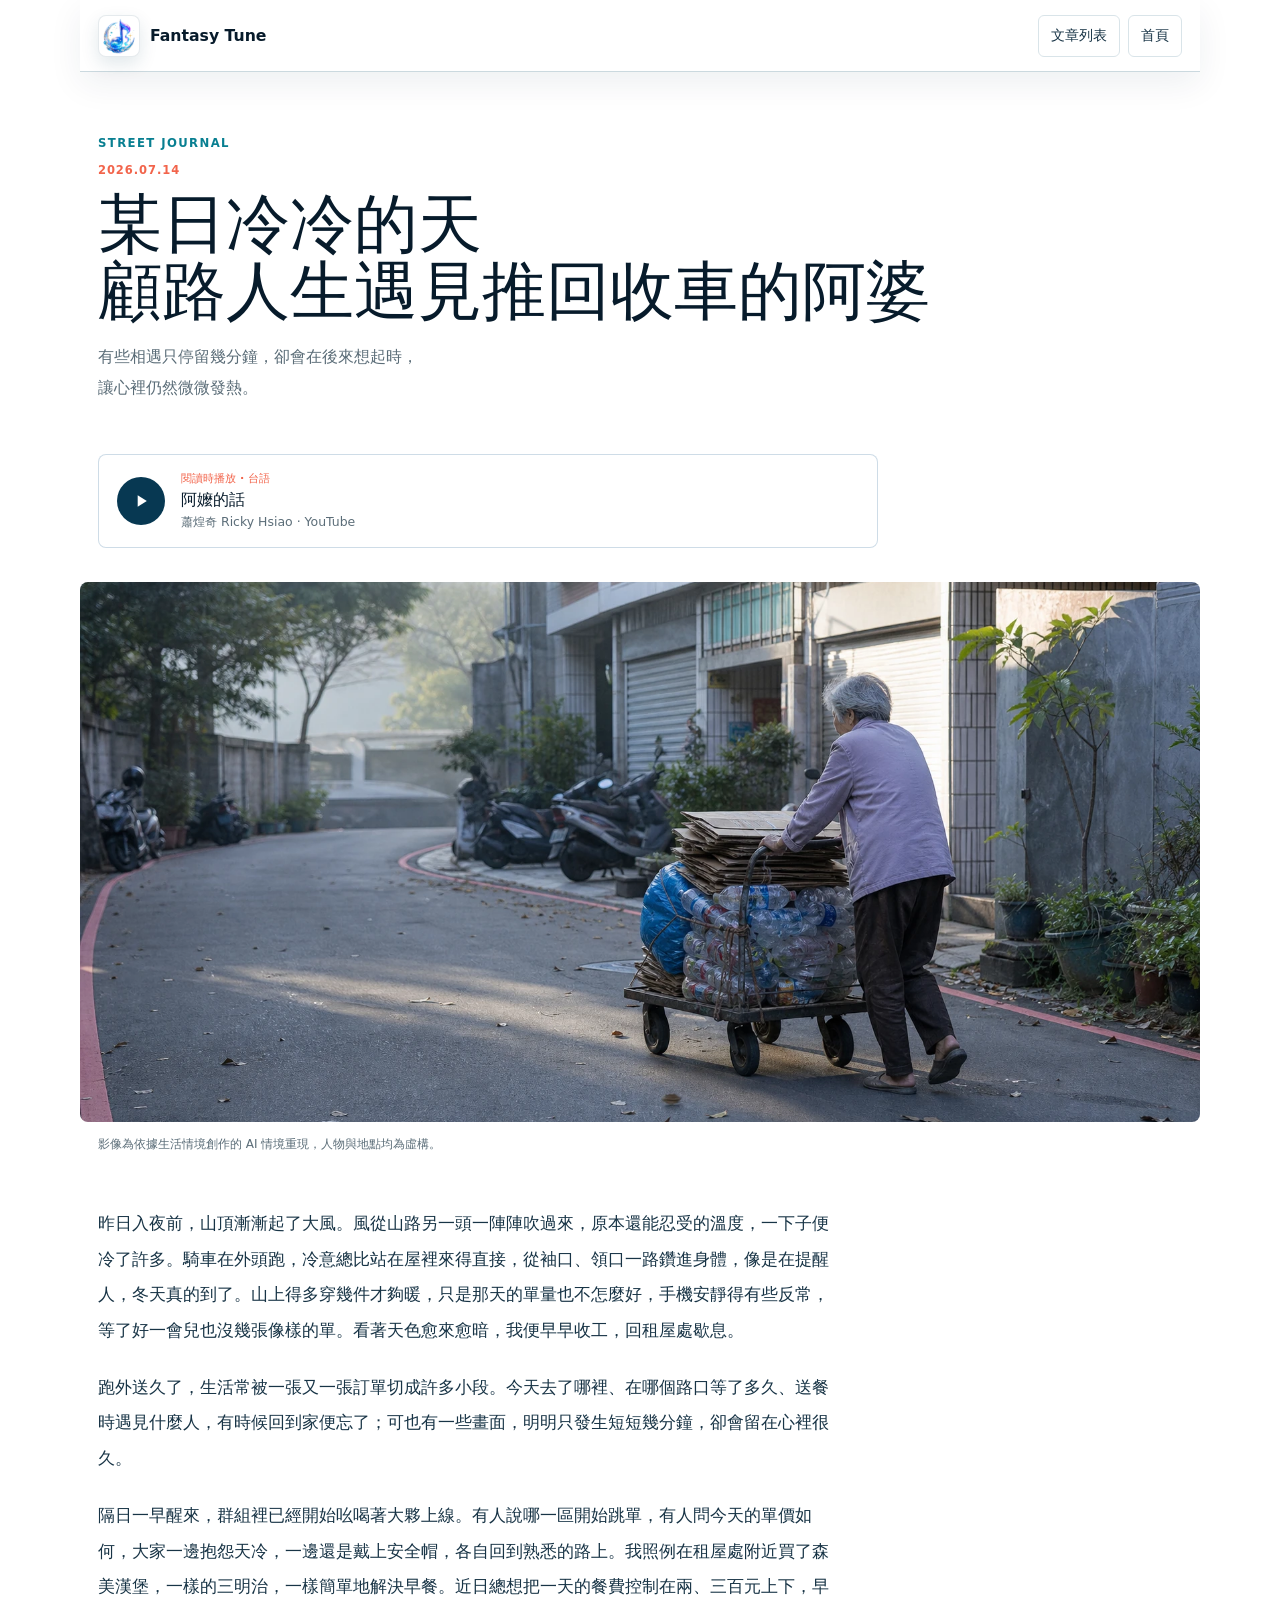
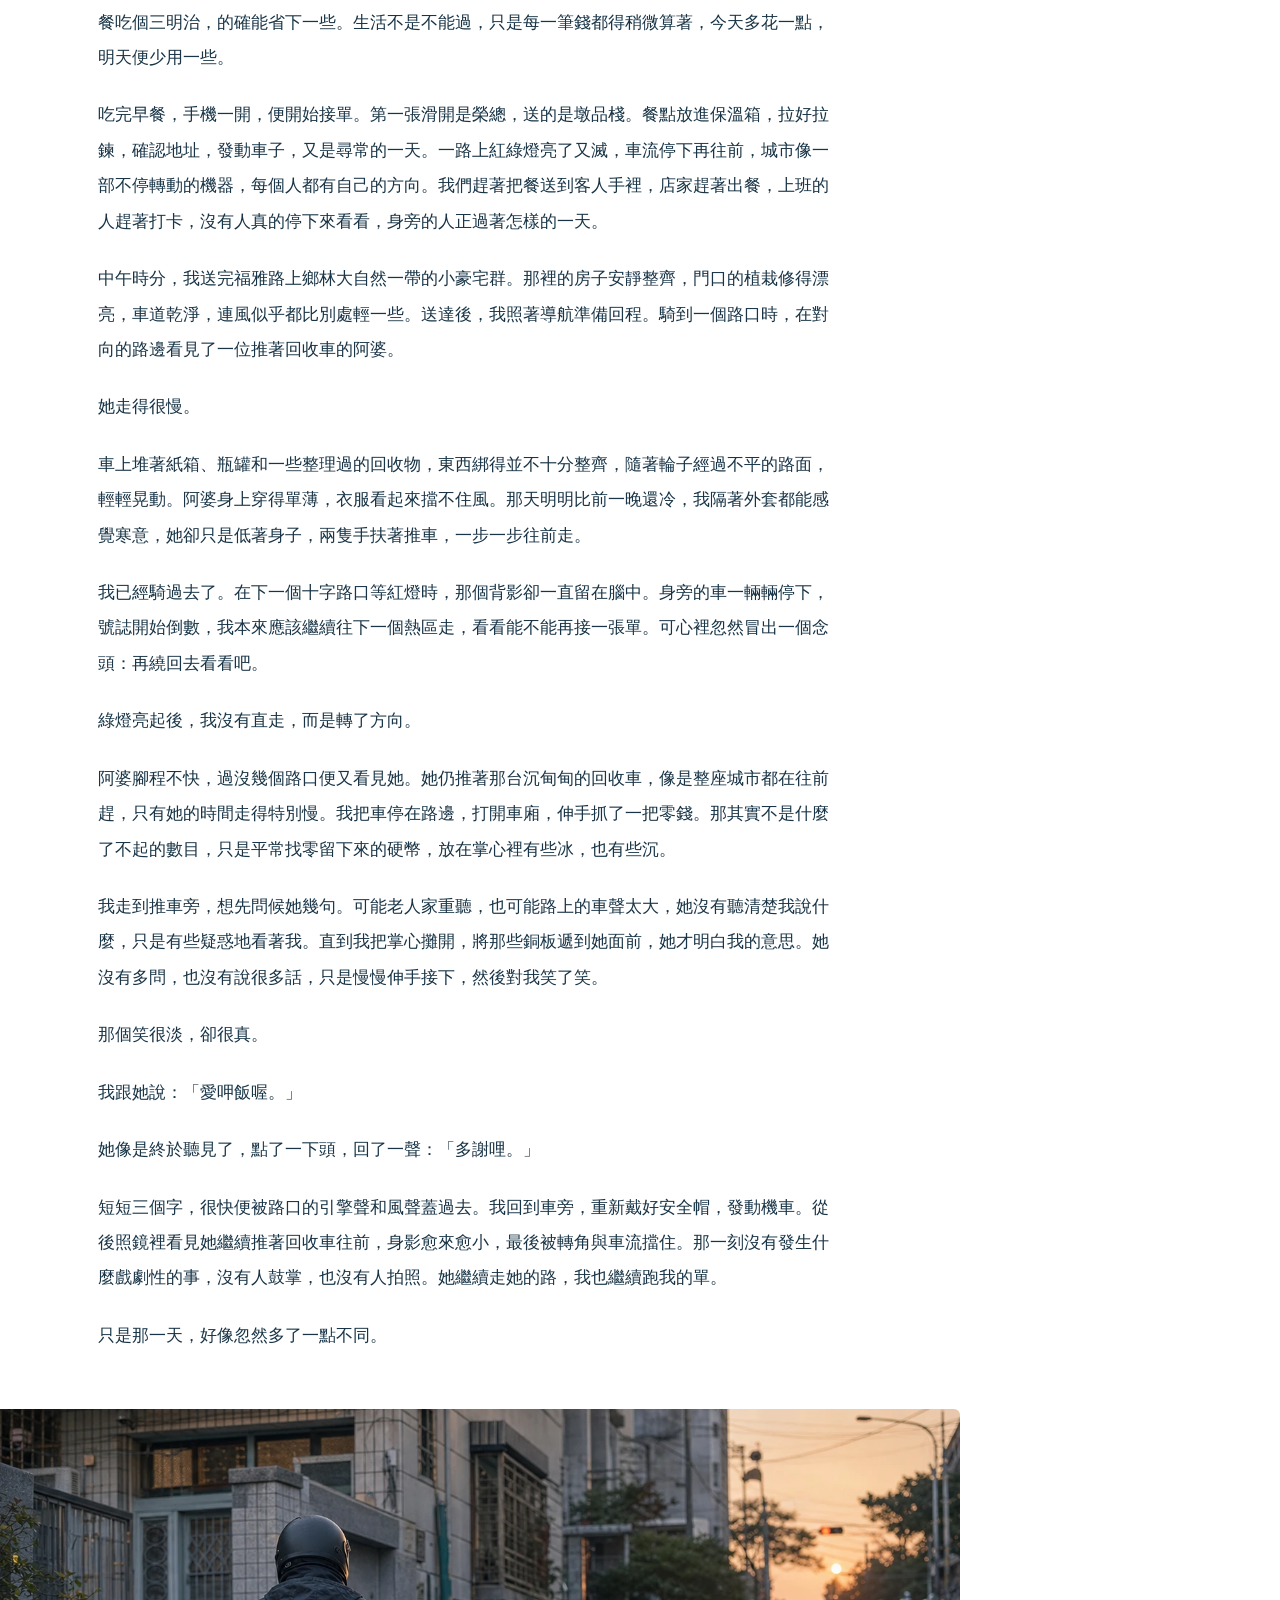
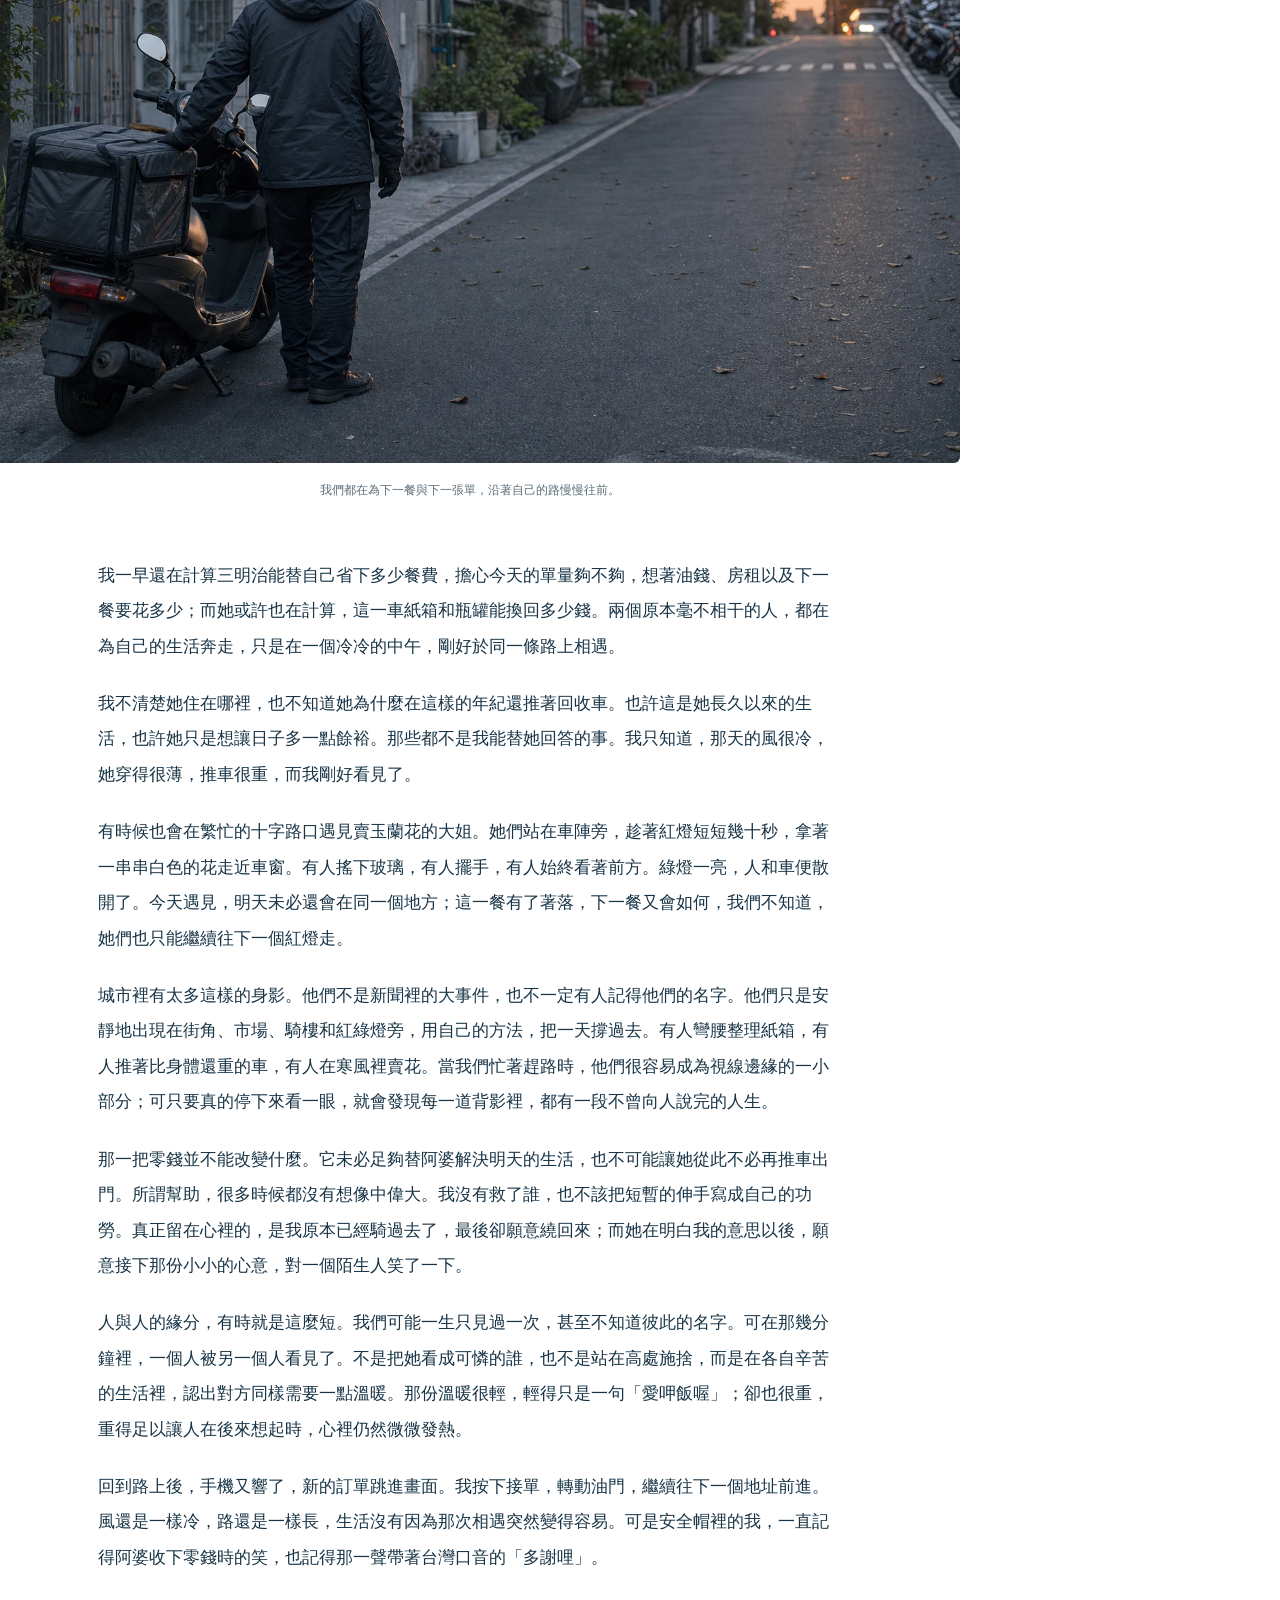
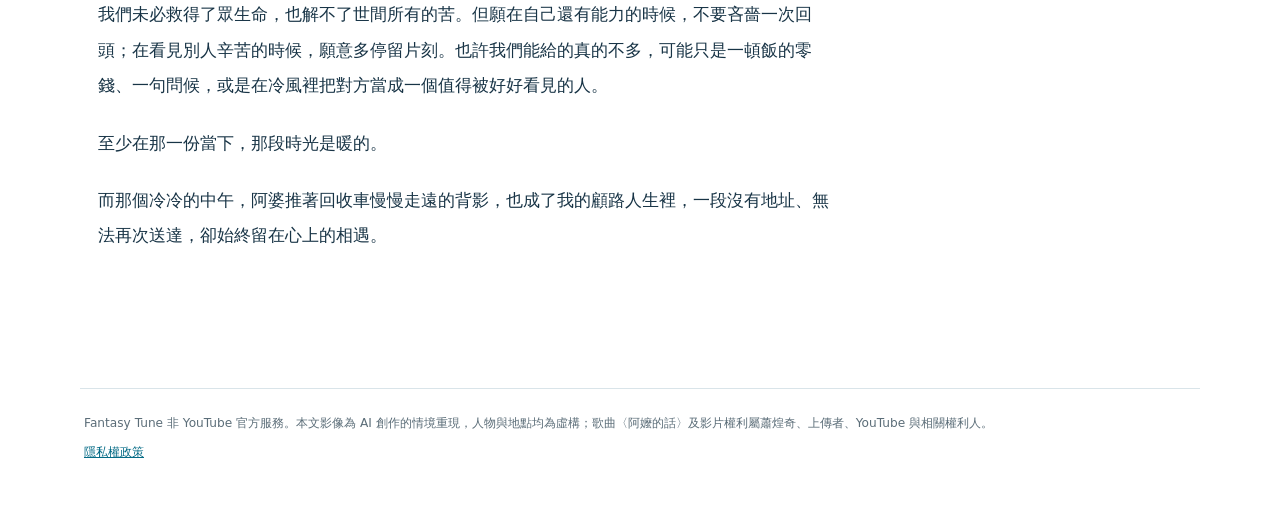
<file: articles/2026-07-14-roadside-kindness.html>
<!doctype html>
<html lang="zh-Hant">
  <head>
    <meta charset="UTF-8" />
    <meta name="viewport" content="width=device-width, initial-scale=1.0" />
    <meta
      name="description"
      content="冷冷的中午，一名外送員繞回原路，把掌心裡的一把零錢交給推著回收車的阿婆。短短幾分鐘，成了顧路人生裡一段暖暖的相遇。"
    />
    <meta name="theme-color" content="#f8fdff" />
    <meta property="og:type" content="article" />
    <meta property="og:locale" content="zh_TW" />
    <meta property="og:site_name" content="Fantasy Tune" />
    <meta property="og:title" content="某日冷冷的天：顧路人生遇見推回收車的阿婆" />
    <meta
      property="og:description"
      content="有些相遇只停留幾分鐘，卻會在後來想起時，讓心裡仍然微微發熱。"
    />
    <meta
      property="og:image"
      content="https://fantasy-76930.github.io/Fantasy-Tune/assets/article-2026-07-14-roadside-kindness-01.webp"
    />
    <meta property="og:image:width" content="1672" />
    <meta property="og:image:height" content="940" />
    <meta property="og:image:alt" content="冷天裡，一位阿婆推著載滿紙箱與瓶罐的回收車走過台灣街道" />
    <meta property="article:published_time" content="2026-07-14T02:12:22+08:00" />
    <link
      rel="canonical"
      href="https://fantasy-76930.github.io/Fantasy-Tune/articles/2026-07-14-roadside-kindness.html"
    />
    <title>某日冷冷的天：顧路人生遇見推回收車的阿婆 - Fantasy Tune</title>
    <link rel="icon" href="../assets/favicon.ico" sizes="any" />
    <link rel="icon" href="../assets/favicon-32.png" type="image/png" sizes="32x32" />
    <link rel="apple-touch-icon" href="../assets/apple-touch-icon.png" />
    <link rel="stylesheet" href="../styles.css?v=44" />
  </head>
  <body>
    <div class="app-shell article-shell">
      <header class="topbar" aria-label="主要導覽">
        <a class="brand" href="../" aria-label="Fantasy Tune 首頁">
          <span class="brand-mark" aria-hidden="true">
            <img src="../assets/icon-192.png" alt="" />
          </span>
          <span>Fantasy Tune</span>
        </a>
        <div class="topbar-actions">
          <a class="icon-button" href="../articles.html">文章列表</a>
          <a class="icon-button" href="../">首頁</a>
        </div>
      </header>

      <main>
        <article class="article-page quiet-article">
          <header class="article-page-header">
            <p class="eyebrow">Street journal</p>
            <p class="article-date">2026.07.14</p>
            <h1>某日冷冷的天<br />顧路人生遇見推回收車的阿婆</h1>
            <p class="article-summary">
              有些相遇只停留幾分鐘，卻會在後來想起時，<br />
              讓心裡仍然微微發熱。
            </p>
          </header>

          <a
            class="article-soundtrack"
            href="https://www.youtube.com/watch?v=xqI3wiWKCgk"
            target="_blank"
            rel="noreferrer"
            aria-label="前往 YouTube 播放蕭煌奇的阿嬤的話"
          >
            <span class="article-soundtrack-play" aria-hidden="true">
              <svg viewBox="0 0 24 24">
                <path d="M8 5v14l11-7Z"></path>
              </svg>
            </span>
            <span class="article-soundtrack-copy">
              <small>閱讀時播放 · 台語</small>
              <strong>阿嬤的話</strong>
              <span>蕭煌奇 Ricky Hsiao · YouTube</span>
            </span>
          </a>

          <img
            class="article-hero-image"
            src="../assets/article-2026-07-14-roadside-kindness-01.webp"
            alt="冷天裡，一位阿婆推著載滿紙箱與瓶罐的回收車走過台灣街道"
          />
          <p class="article-image-note">影像為依據生活情境創作的 AI 情境重現，人物與地點均為虛構。</p>

          <div class="article-content">
            <p>
              昨日入夜前，山頂漸漸起了大風。風從山路另一頭一陣陣吹過來，原本還能忍受的溫度，一下子便冷了許多。騎車在外頭跑，冷意總比站在屋裡來得直接，從袖口、領口一路鑽進身體，像是在提醒人，冬天真的到了。山上得多穿幾件才夠暖，只是那天的單量也不怎麼好，手機安靜得有些反常，等了好一會兒也沒幾張像樣的單。看著天色愈來愈暗，我便早早收工，回租屋處歇息。
            </p>
            <p>
              跑外送久了，生活常被一張又一張訂單切成許多小段。今天去了哪裡、在哪個路口等了多久、送餐時遇見什麼人，有時候回到家便忘了；可也有一些畫面，明明只發生短短幾分鐘，卻會留在心裡很久。
            </p>
            <p>
              隔日一早醒來，群組裡已經開始吆喝著大夥上線。有人說哪一區開始跳單，有人問今天的單價如何，大家一邊抱怨天冷，一邊還是戴上安全帽，各自回到熟悉的路上。我照例在租屋處附近買了森美漢堡，一樣的三明治，一樣簡單地解決早餐。近日總想把一天的餐費控制在兩、三百元上下，早餐吃個三明治，的確能省下一些。生活不是不能過，只是每一筆錢都得稍微算著，今天多花一點，明天便少用一些。
            </p>
            <p>
              吃完早餐，手機一開，便開始接單。第一張滑開是榮總，送的是墩品棧。餐點放進保溫箱，拉好拉鍊，確認地址，發動車子，又是尋常的一天。一路上紅綠燈亮了又滅，車流停下再往前，城市像一部不停轉動的機器，每個人都有自己的方向。我們趕著把餐送到客人手裡，店家趕著出餐，上班的人趕著打卡，沒有人真的停下來看看，身旁的人正過著怎樣的一天。
            </p>
            <p>
              中午時分，我送完福雅路上鄉林大自然一帶的小豪宅群。那裡的房子安靜整齊，門口的植栽修得漂亮，車道乾淨，連風似乎都比別處輕一些。送達後，我照著導航準備回程。騎到一個路口時，在對向的路邊看見了一位推著回收車的阿婆。
            </p>
            <p>她走得很慢。</p>
            <p>
              車上堆著紙箱、瓶罐和一些整理過的回收物，東西綁得並不十分整齊，隨著輪子經過不平的路面，輕輕晃動。阿婆身上穿得單薄，衣服看起來擋不住風。那天明明比前一晚還冷，我隔著外套都能感覺寒意，她卻只是低著身子，兩隻手扶著推車，一步一步往前走。
            </p>
            <p>
              我已經騎過去了。在下一個十字路口等紅燈時，那個背影卻一直留在腦中。身旁的車一輛輛停下，號誌開始倒數，我本來應該繼續往下一個熱區走，看看能不能再接一張單。可心裡忽然冒出一個念頭：再繞回去看看吧。
            </p>
            <p>綠燈亮起後，我沒有直走，而是轉了方向。</p>
            <p>
              阿婆腳程不快，過沒幾個路口便又看見她。她仍推著那台沉甸甸的回收車，像是整座城市都在往前趕，只有她的時間走得特別慢。我把車停在路邊，打開車廂，伸手抓了一把零錢。那其實不是什麼了不起的數目，只是平常找零留下來的硬幣，放在掌心裡有些冰，也有些沉。
            </p>
            <p>
              我走到推車旁，想先問候她幾句。可能老人家重聽，也可能路上的車聲太大，她沒有聽清楚我說什麼，只是有些疑惑地看著我。直到我把掌心攤開，將那些銅板遞到她面前，她才明白我的意思。她沒有多問，也沒有說很多話，只是慢慢伸手接下，然後對我笑了笑。
            </p>
            <p>那個笑很淡，卻很真。</p>
            <p>我跟她說：「愛呷飯喔。」</p>
            <p>她像是終於聽見了，點了一下頭，回了一聲：「多謝哩。」</p>
            <p>
              短短三個字，很快便被路口的引擎聲和風聲蓋過去。我回到車旁，重新戴好安全帽，發動機車。從後照鏡裡看見她繼續推著回收車往前，身影愈來愈小，最後被轉角與車流擋住。那一刻沒有發生什麼戲劇性的事，沒有人鼓掌，也沒有人拍照。她繼續走她的路，我也繼續跑我的單。
            </p>
            <p>只是那一天，好像忽然多了一點不同。</p>

            <figure class="article-photo-pair article-landscape-pair article-single-photo">
              <img
                src="../assets/article-2026-07-14-roadside-kindness-02.webp"
                alt="冷天傍晚，一名沒有品牌標誌的外送員站在機車旁望向上坡街道"
                loading="lazy"
                decoding="async"
              />
              <figcaption>我們都在為下一餐與下一張單，沿著自己的路慢慢往前。</figcaption>
            </figure>

            <p>
              我一早還在計算三明治能替自己省下多少餐費，擔心今天的單量夠不夠，想著油錢、房租以及下一餐要花多少；而她或許也在計算，這一車紙箱和瓶罐能換回多少錢。兩個原本毫不相干的人，都在為自己的生活奔走，只是在一個冷冷的中午，剛好於同一條路上相遇。
            </p>
            <p>
              我不清楚她住在哪裡，也不知道她為什麼在這樣的年紀還推著回收車。也許這是她長久以來的生活，也許她只是想讓日子多一點餘裕。那些都不是我能替她回答的事。我只知道，那天的風很冷，她穿得很薄，推車很重，而我剛好看見了。
            </p>
            <p>
              有時候也會在繁忙的十字路口遇見賣玉蘭花的大姐。她們站在車陣旁，趁著紅燈短短幾十秒，拿著一串串白色的花走近車窗。有人搖下玻璃，有人擺手，有人始終看著前方。綠燈一亮，人和車便散開了。今天遇見，明天未必還會在同一個地方；這一餐有了著落，下一餐又會如何，我們不知道，她們也只能繼續往下一個紅燈走。
            </p>
            <p>
              城市裡有太多這樣的身影。他們不是新聞裡的大事件，也不一定有人記得他們的名字。他們只是安靜地出現在街角、市場、騎樓和紅綠燈旁，用自己的方法，把一天撐過去。有人彎腰整理紙箱，有人推著比身體還重的車，有人在寒風裡賣花。當我們忙著趕路時，他們很容易成為視線邊緣的一小部分；可只要真的停下來看一眼，就會發現每一道背影裡，都有一段不曾向人說完的人生。
            </p>
            <p>
              那一把零錢並不能改變什麼。它未必足夠替阿婆解決明天的生活，也不可能讓她從此不必再推車出門。所謂幫助，很多時候都沒有想像中偉大。我沒有救了誰，也不該把短暫的伸手寫成自己的功勞。真正留在心裡的，是我原本已經騎過去了，最後卻願意繞回來；而她在明白我的意思以後，願意接下那份小小的心意，對一個陌生人笑了一下。
            </p>
            <p>
              人與人的緣分，有時就是這麼短。我們可能一生只見過一次，甚至不知道彼此的名字。可在那幾分鐘裡，一個人被另一個人看見了。不是把她看成可憐的誰，也不是站在高處施捨，而是在各自辛苦的生活裡，認出對方同樣需要一點溫暖。那份溫暖很輕，輕得只是一句「愛呷飯喔」；卻也很重，重得足以讓人在後來想起時，心裡仍然微微發熱。
            </p>
            <p>
              回到路上後，手機又響了，新的訂單跳進畫面。我按下接單，轉動油門，繼續往下一個地址前進。風還是一樣冷，路還是一樣長，生活沒有因為那次相遇突然變得容易。可是安全帽裡的我，一直記得阿婆收下零錢時的笑，也記得那一聲帶著台灣口音的「多謝哩」。
            </p>
            <p>
              我們未必救得了眾生命，也解不了世間所有的苦。但願在自己還有能力的時候，不要吝嗇一次回頭；在看見別人辛苦的時候，願意多停留片刻。也許我們能給的真的不多，可能只是一頓飯的零錢、一句問候，或是在冷風裡把對方當成一個值得被好好看見的人。
            </p>
            <p>至少在那一份當下，那段時光是暖的。</p>
            <p>
              而那個冷冷的中午，阿婆推著回收車慢慢走遠的背影，也成了我的顧路人生裡，一段沒有地址、無法再次送達，卻始終留在心上的相遇。
            </p>
          </div>
        </article>
      </main>

      <footer class="site-footer" aria-label="網站聲明">
        <p>
          Fantasy Tune 非 YouTube 官方服務。本文影像為 AI 創作的情境重現，人物與地點均為虛構；歌曲〈阿嬤的話〉及影片權利屬蕭煌奇、上傳者、YouTube 與相關權利人。
        </p>
        <p><a href="../privacy.html">隱私權政策</a></p>
      </footer>
    </div>
  </body>
</html>
</file>
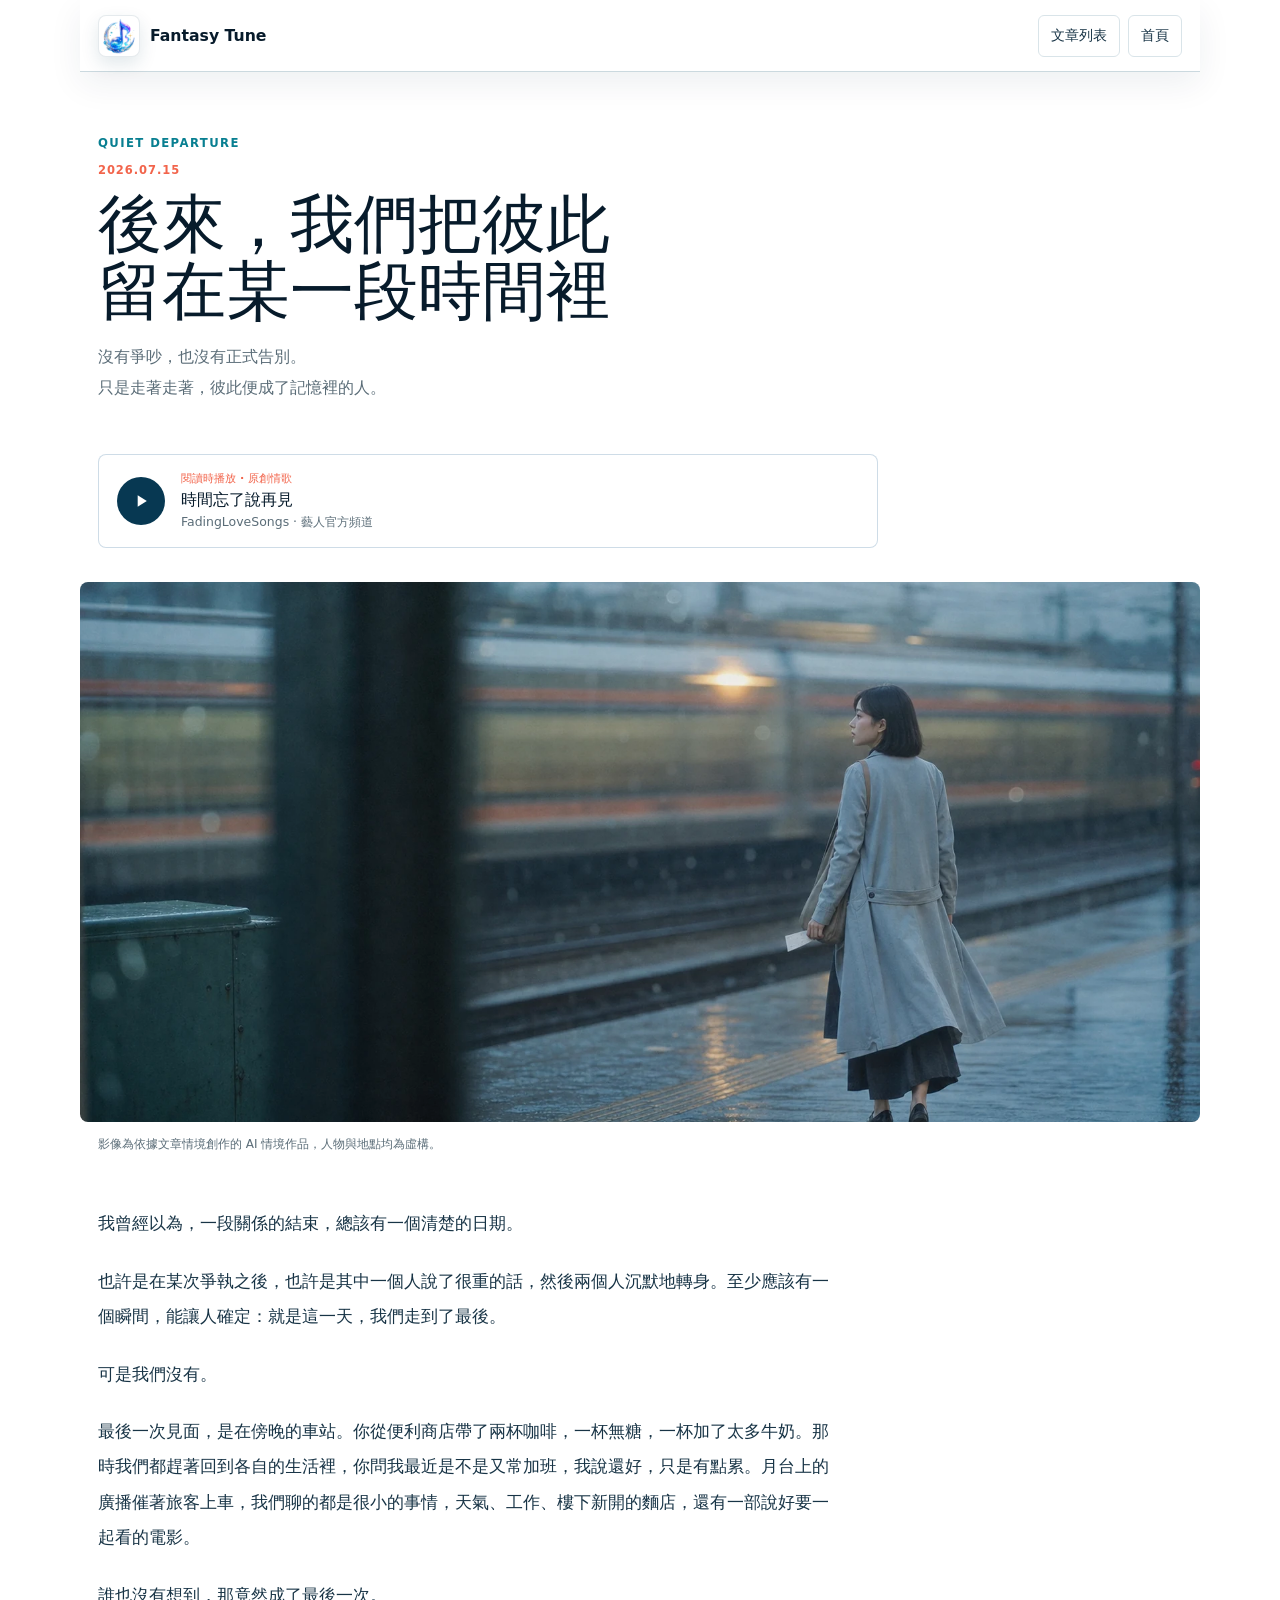
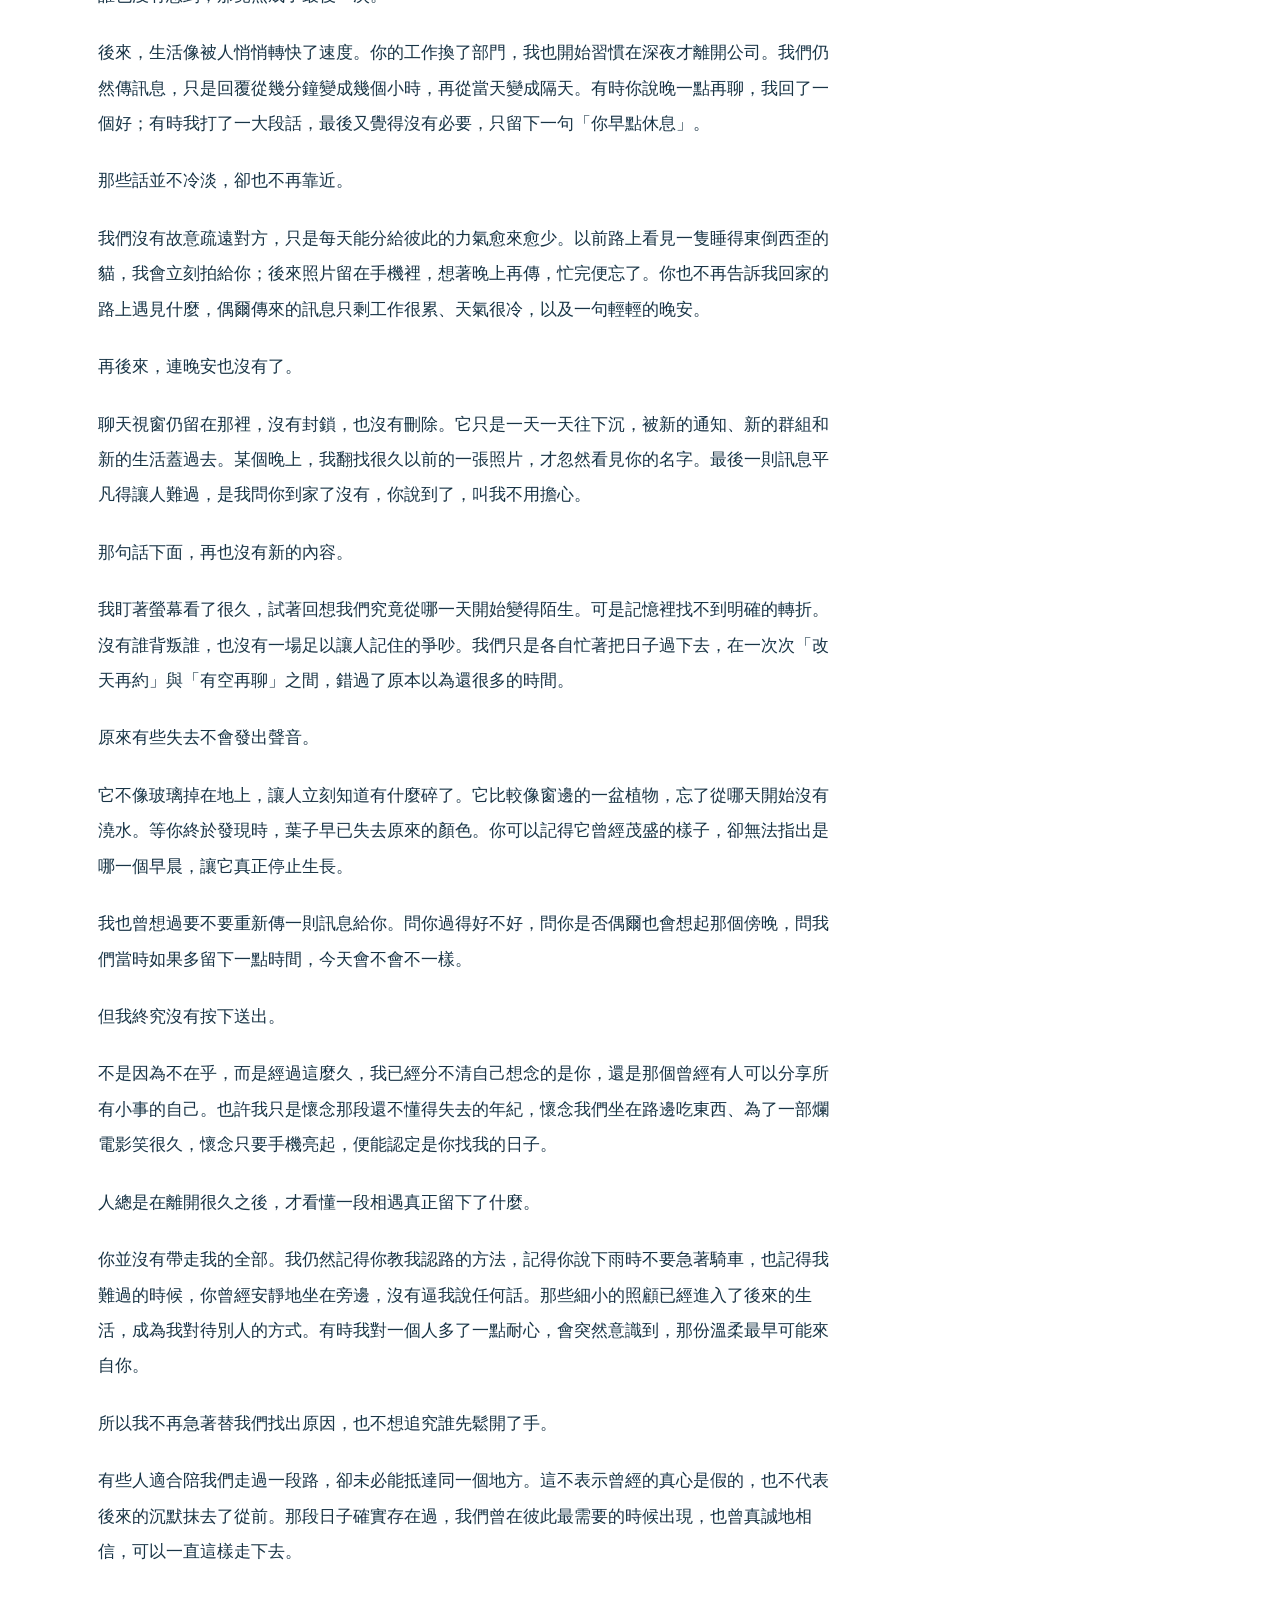
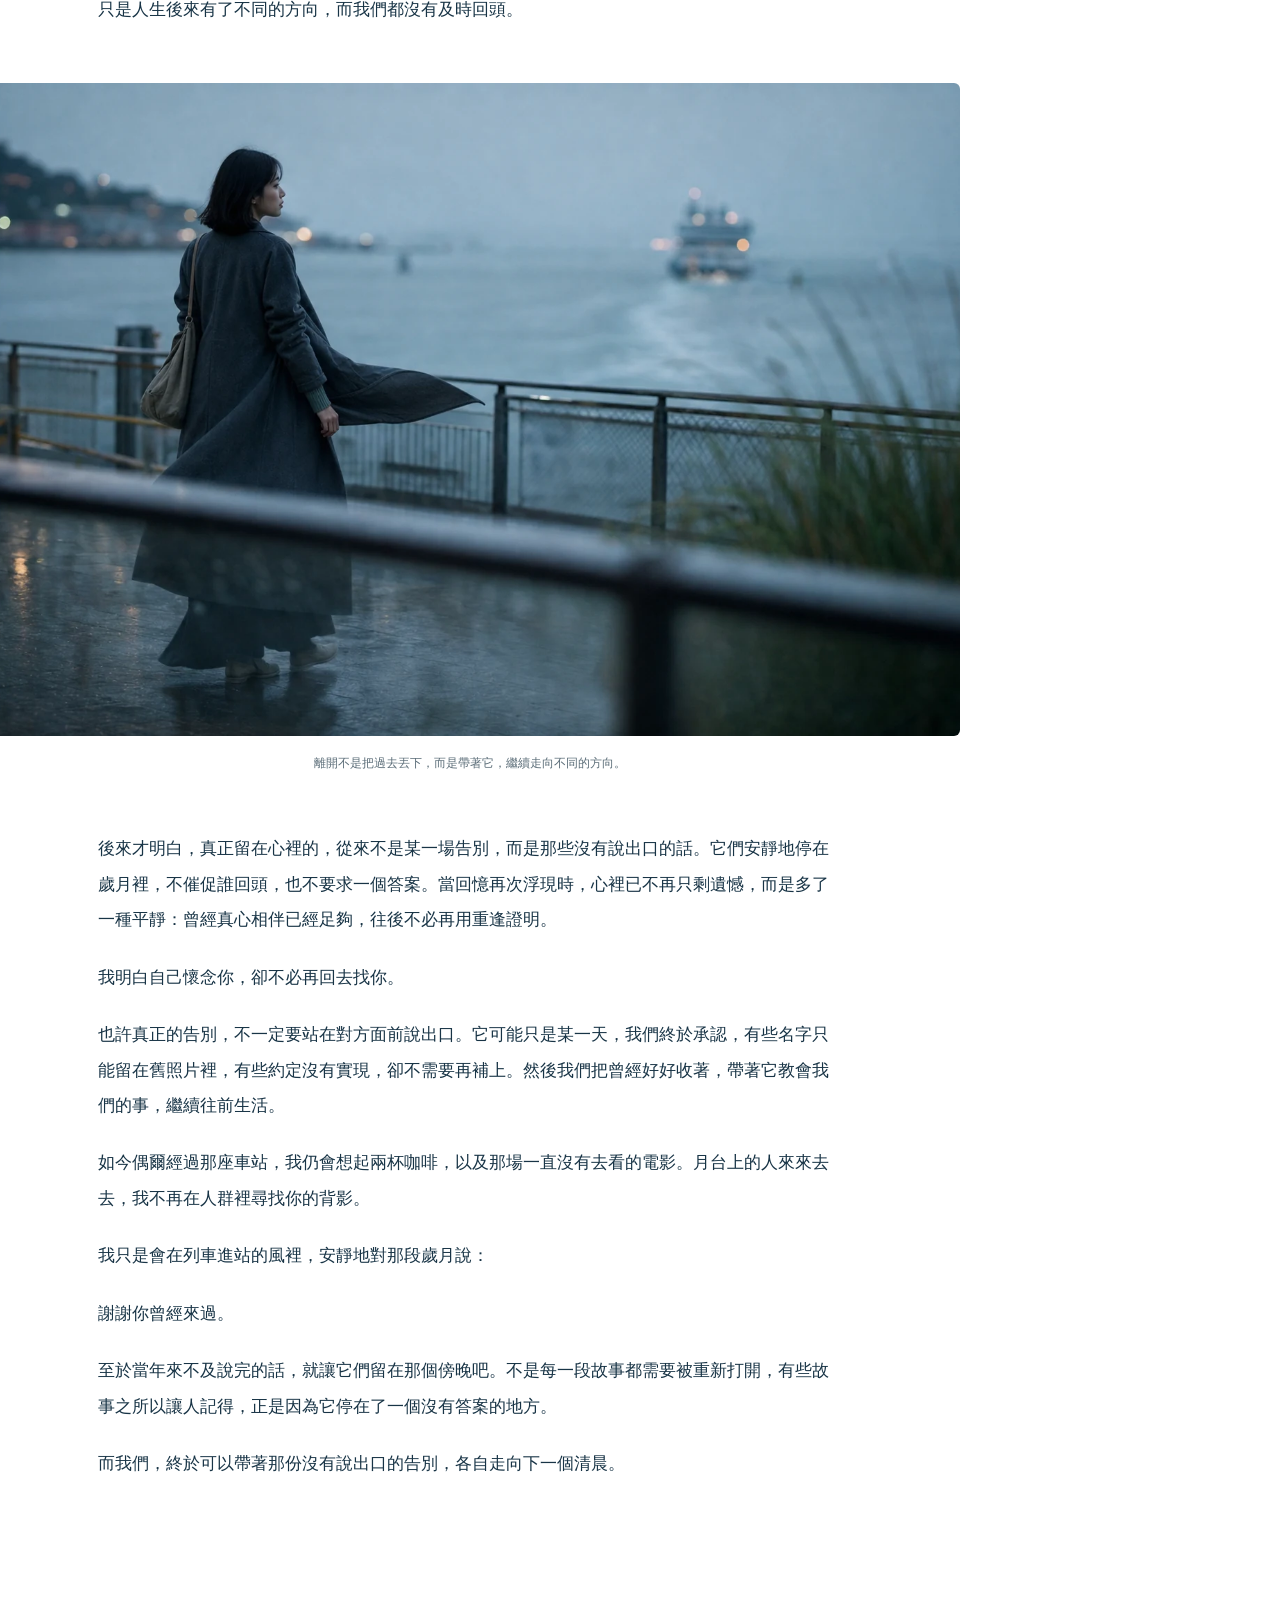
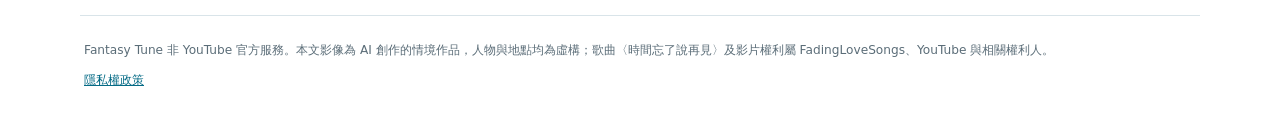
<file: articles/2026-07-15-time-forgot-to-say-goodbye.html>
<!doctype html>
<html lang="zh-Hant">
  <head>
    <meta charset="UTF-8" />
    <meta name="viewport" content="width=device-width, initial-scale=1.0" />
    <meta
      name="description"
      content="沒有一場爭吵，也沒有正式告別。多年後才發現，有些人只是陪我們走過一段路，然後被留在某一段時間裡。"
    />
    <meta name="theme-color" content="#f8fdff" />
    <meta property="og:type" content="article" />
    <meta property="og:locale" content="zh_TW" />
    <meta property="og:site_name" content="Fantasy Tune" />
    <meta property="og:title" content="後來，我們把彼此留在某一段時間裡" />
    <meta
      property="og:description"
      content="有些關係沒有明確的最後一天，只在一次次改天再約之間，慢慢成為回憶。"
    />
    <meta
      property="og:image"
      content="https://fantasy-76930.github.io/Fantasy-Tune/assets/article-2026-07-15-time-forgot-goodbye-01.webp"
    />
    <meta property="og:image:width" content="1672" />
    <meta property="og:image:height" content="941" />
    <meta property="og:image:alt" content="雨後月台上，一名短髮女子走向遠方，列車在背景掠過" />
    <meta property="article:published_time" content="2026-07-15T02:36:39+08:00" />
    <link
      rel="canonical"
      href="https://fantasy-76930.github.io/Fantasy-Tune/articles/2026-07-15-time-forgot-to-say-goodbye.html"
    />
    <title>後來，我們把彼此留在某一段時間裡 - Fantasy Tune</title>
    <link rel="icon" href="../assets/favicon.ico" sizes="any" />
    <link rel="icon" href="../assets/favicon-32.png" type="image/png" sizes="32x32" />
    <link rel="apple-touch-icon" href="../assets/apple-touch-icon.png" />
    <link rel="stylesheet" href="../styles.css?v=45" />
  </head>
  <body>
    <div class="app-shell article-shell">
      <header class="topbar" aria-label="主要導覽">
        <a class="brand" href="../" aria-label="Fantasy Tune 首頁">
          <span class="brand-mark" aria-hidden="true">
            <img src="../assets/icon-192.png" alt="" />
          </span>
          <span>Fantasy Tune</span>
        </a>
        <div class="topbar-actions">
          <a class="icon-button" href="../articles.html">文章列表</a>
          <a class="icon-button" href="../">首頁</a>
        </div>
      </header>

      <main>
        <article class="article-page quiet-article">
          <header class="article-page-header">
            <p class="eyebrow">Quiet departure</p>
            <p class="article-date">2026.07.15</p>
            <h1>後來，我們把彼此<br />留在某一段時間裡</h1>
            <p class="article-summary">
              沒有爭吵，也沒有正式告別。<br />
              只是走著走著，彼此便成了記憶裡的人。
            </p>
          </header>

          <a
            class="article-soundtrack"
            href="https://www.youtube.com/watch?v=Tp_5FhUvLpY"
            target="_blank"
            rel="noopener noreferrer"
            aria-label="前往 YouTube 播放 FadingLoveSongs 的時間忘了說再見"
          >
            <span class="article-soundtrack-play" aria-hidden="true">
              <svg viewBox="0 0 24 24">
                <path d="M8 5v14l11-7Z"></path>
              </svg>
            </span>
            <span class="article-soundtrack-copy">
              <small>閱讀時播放 · 原創情歌</small>
              <strong>時間忘了說再見</strong>
              <span>FadingLoveSongs · 藝人官方頻道</span>
            </span>
          </a>

          <img
            class="article-hero-image"
            src="../assets/article-2026-07-15-time-forgot-goodbye-01.webp"
            alt="雨後月台上，一名短髮女子走向遠方，列車在背景掠過"
          />
          <p class="article-image-note">影像為依據文章情境創作的 AI 情境作品，人物與地點均為虛構。</p>

          <div class="article-content">
            <p>我曾經以為，一段關係的結束，總該有一個清楚的日期。</p>
            <p>
              也許是在某次爭執之後，也許是其中一個人說了很重的話，然後兩個人沉默地轉身。至少應該有一個瞬間，能讓人確定：就是這一天，我們走到了最後。
            </p>
            <p>可是我們沒有。</p>
            <p>
              最後一次見面，是在傍晚的車站。你從便利商店帶了兩杯咖啡，一杯無糖，一杯加了太多牛奶。那時我們都趕著回到各自的生活裡，你問我最近是不是又常加班，我說還好，只是有點累。月台上的廣播催著旅客上車，我們聊的都是很小的事情，天氣、工作、樓下新開的麵店，還有一部說好要一起看的電影。
            </p>
            <p>誰也沒有想到，那竟然成了最後一次。</p>
            <p>
              後來，生活像被人悄悄轉快了速度。你的工作換了部門，我也開始習慣在深夜才離開公司。我們仍然傳訊息，只是回覆從幾分鐘變成幾個小時，再從當天變成隔天。有時你說晚一點再聊，我回了一個好；有時我打了一大段話，最後又覺得沒有必要，只留下一句「你早點休息」。
            </p>
            <p>那些話並不冷淡，卻也不再靠近。</p>
            <p>
              我們沒有故意疏遠對方，只是每天能分給彼此的力氣愈來愈少。以前路上看見一隻睡得東倒西歪的貓，我會立刻拍給你；後來照片留在手機裡，想著晚上再傳，忙完便忘了。你也不再告訴我回家的路上遇見什麼，偶爾傳來的訊息只剩工作很累、天氣很冷，以及一句輕輕的晚安。
            </p>
            <p>再後來，連晚安也沒有了。</p>
            <p>
              聊天視窗仍留在那裡，沒有封鎖，也沒有刪除。它只是一天一天往下沉，被新的通知、新的群組和新的生活蓋過去。某個晚上，我翻找很久以前的一張照片，才忽然看見你的名字。最後一則訊息平凡得讓人難過，是我問你到家了沒有，你說到了，叫我不用擔心。
            </p>
            <p>那句話下面，再也沒有新的內容。</p>
            <p>
              我盯著螢幕看了很久，試著回想我們究竟從哪一天開始變得陌生。可是記憶裡找不到明確的轉折。沒有誰背叛誰，也沒有一場足以讓人記住的爭吵。我們只是各自忙著把日子過下去，在一次次「改天再約」與「有空再聊」之間，錯過了原本以為還很多的時間。
            </p>
            <p>原來有些失去不會發出聲音。</p>
            <p>
              它不像玻璃掉在地上，讓人立刻知道有什麼碎了。它比較像窗邊的一盆植物，忘了從哪天開始沒有澆水。等你終於發現時，葉子早已失去原來的顏色。你可以記得它曾經茂盛的樣子，卻無法指出是哪一個早晨，讓它真正停止生長。
            </p>
            <p>
              我也曾想過要不要重新傳一則訊息給你。問你過得好不好，問你是否偶爾也會想起那個傍晚，問我們當時如果多留下一點時間，今天會不會不一樣。
            </p>
            <p>但我終究沒有按下送出。</p>
            <p>
              不是因為不在乎，而是經過這麼久，我已經分不清自己想念的是你，還是那個曾經有人可以分享所有小事的自己。也許我只是懷念那段還不懂得失去的年紀，懷念我們坐在路邊吃東西、為了一部爛電影笑很久，懷念只要手機亮起，便能認定是你找我的日子。
            </p>
            <p>人總是在離開很久之後，才看懂一段相遇真正留下了什麼。</p>
            <p>
              你並沒有帶走我的全部。我仍然記得你教我認路的方法，記得你說下雨時不要急著騎車，也記得我難過的時候，你曾經安靜地坐在旁邊，沒有逼我說任何話。那些細小的照顧已經進入了後來的生活，成為我對待別人的方式。有時我對一個人多了一點耐心，會突然意識到，那份溫柔最早可能來自你。
            </p>
            <p>所以我不再急著替我們找出原因，也不想追究誰先鬆開了手。</p>
            <p>
              有些人適合陪我們走過一段路，卻未必能抵達同一個地方。這不表示曾經的真心是假的，也不代表後來的沉默抹去了從前。那段日子確實存在過，我們曾在彼此最需要的時候出現，也曾真誠地相信，可以一直這樣走下去。
            </p>
            <p>只是人生後來有了不同的方向，而我們都沒有及時回頭。</p>

            <figure class="article-photo-pair article-landscape-pair article-single-photo">
              <img
                src="../assets/article-2026-07-15-time-forgot-goodbye-02.webp"
                alt="雨後港邊，一名短髮女子逆著海風走向與渡輪不同的方向"
                loading="lazy"
                decoding="async"
              />
              <figcaption>離開不是把過去丟下，而是帶著它，繼續走向不同的方向。</figcaption>
            </figure>

            <p>
              後來才明白，真正留在心裡的，從來不是某一場告別，而是那些沒有說出口的話。它們安靜地停在歲月裡，不催促誰回頭，也不要求一個答案。當回憶再次浮現時，心裡已不再只剩遺憾，而是多了一種平靜：曾經真心相伴已經足夠，往後不必再用重逢證明。
            </p>
            <p>我明白自己懷念你，卻不必再回去找你。</p>
            <p>
              也許真正的告別，不一定要站在對方面前說出口。它可能只是某一天，我們終於承認，有些名字只能留在舊照片裡，有些約定沒有實現，卻不需要再補上。然後我們把曾經好好收著，帶著它教會我們的事，繼續往前生活。
            </p>
            <p>
              如今偶爾經過那座車站，我仍會想起兩杯咖啡，以及那場一直沒有去看的電影。月台上的人來來去去，我不再在人群裡尋找你的背影。
            </p>
            <p>我只是會在列車進站的風裡，安靜地對那段歲月說：</p>
            <p>謝謝你曾經來過。</p>
            <p>
              至於當年來不及說完的話，就讓它們留在那個傍晚吧。不是每一段故事都需要被重新打開，有些故事之所以讓人記得，正是因為它停在了一個沒有答案的地方。
            </p>
            <p>而我們，終於可以帶著那份沒有說出口的告別，各自走向下一個清晨。</p>
          </div>
        </article>
      </main>

      <footer class="site-footer" aria-label="網站聲明">
        <p>
          Fantasy Tune 非 YouTube 官方服務。本文影像為 AI 創作的情境作品，人物與地點均為虛構；歌曲〈時間忘了說再見〉及影片權利屬 FadingLoveSongs、YouTube 與相關權利人。
        </p>
        <p><a href="../privacy.html">隱私權政策</a></p>
      </footer>
    </div>
  </body>
</html>
</file>
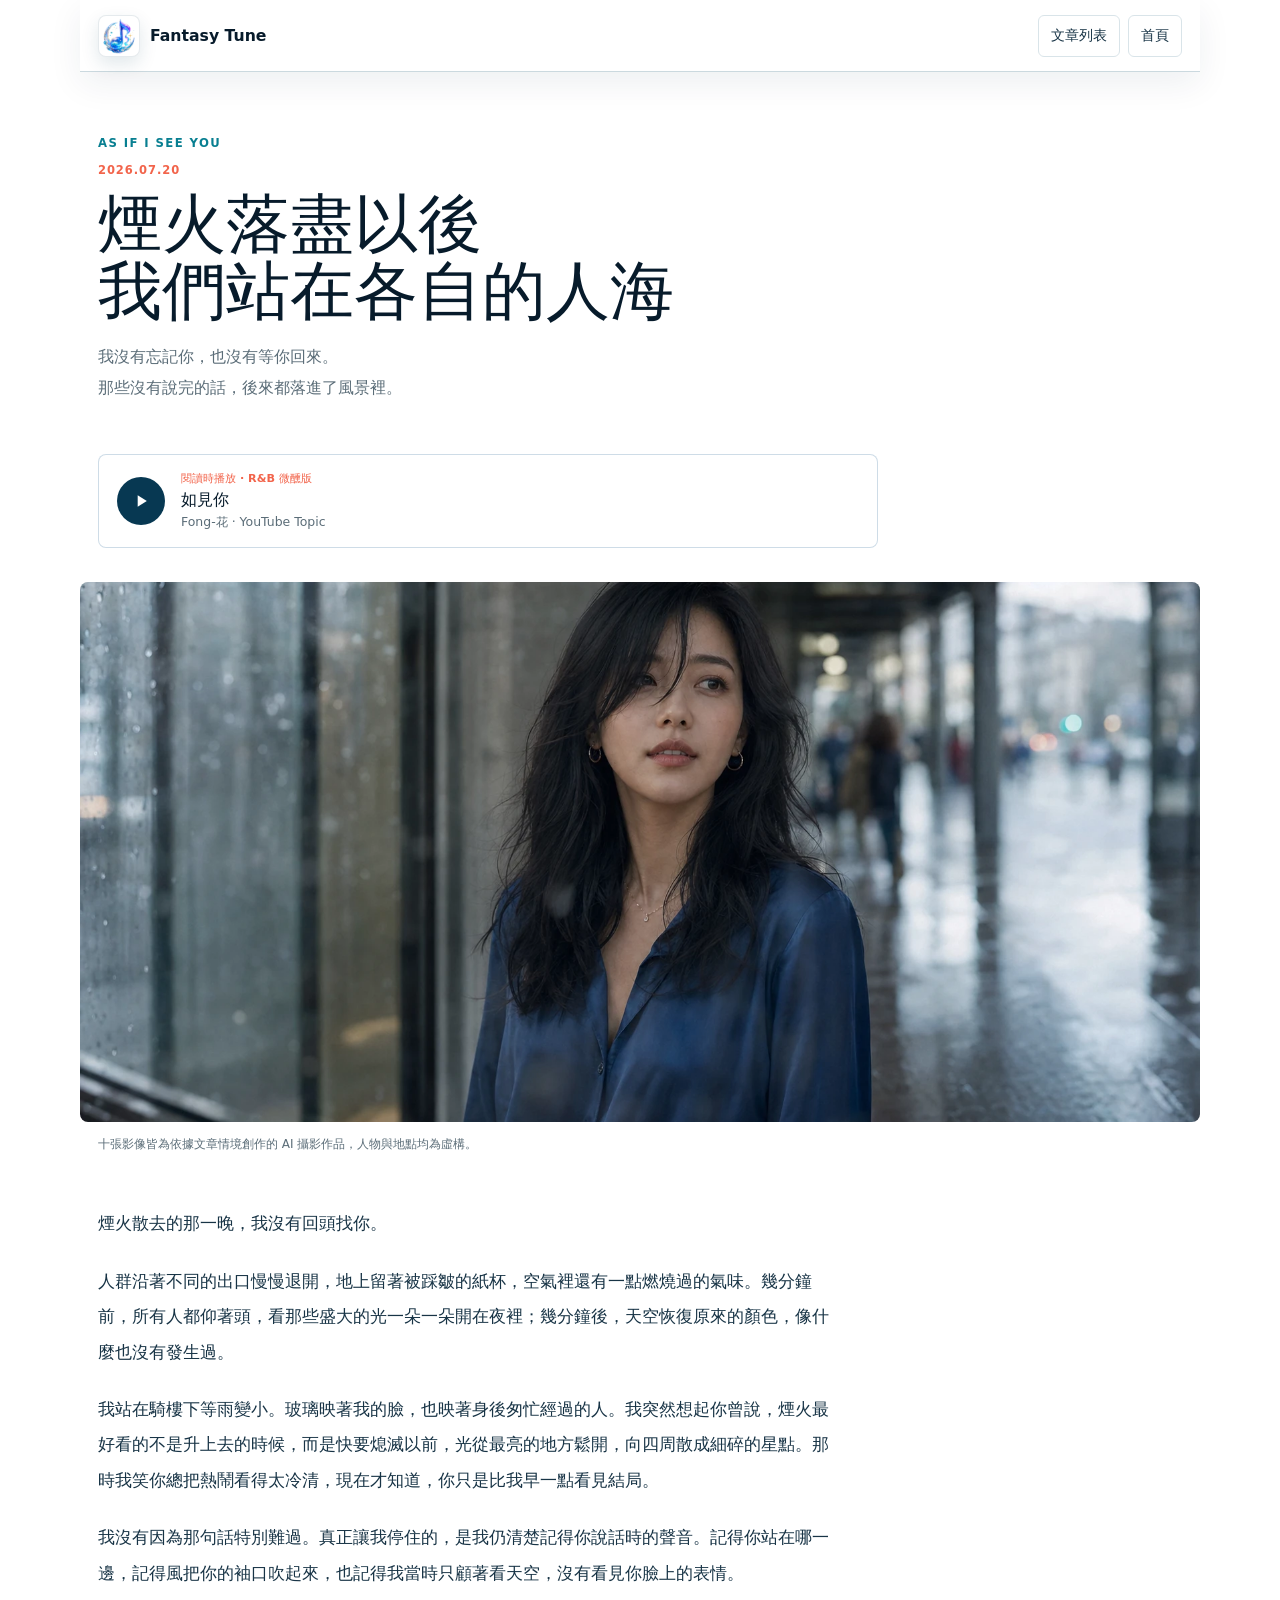
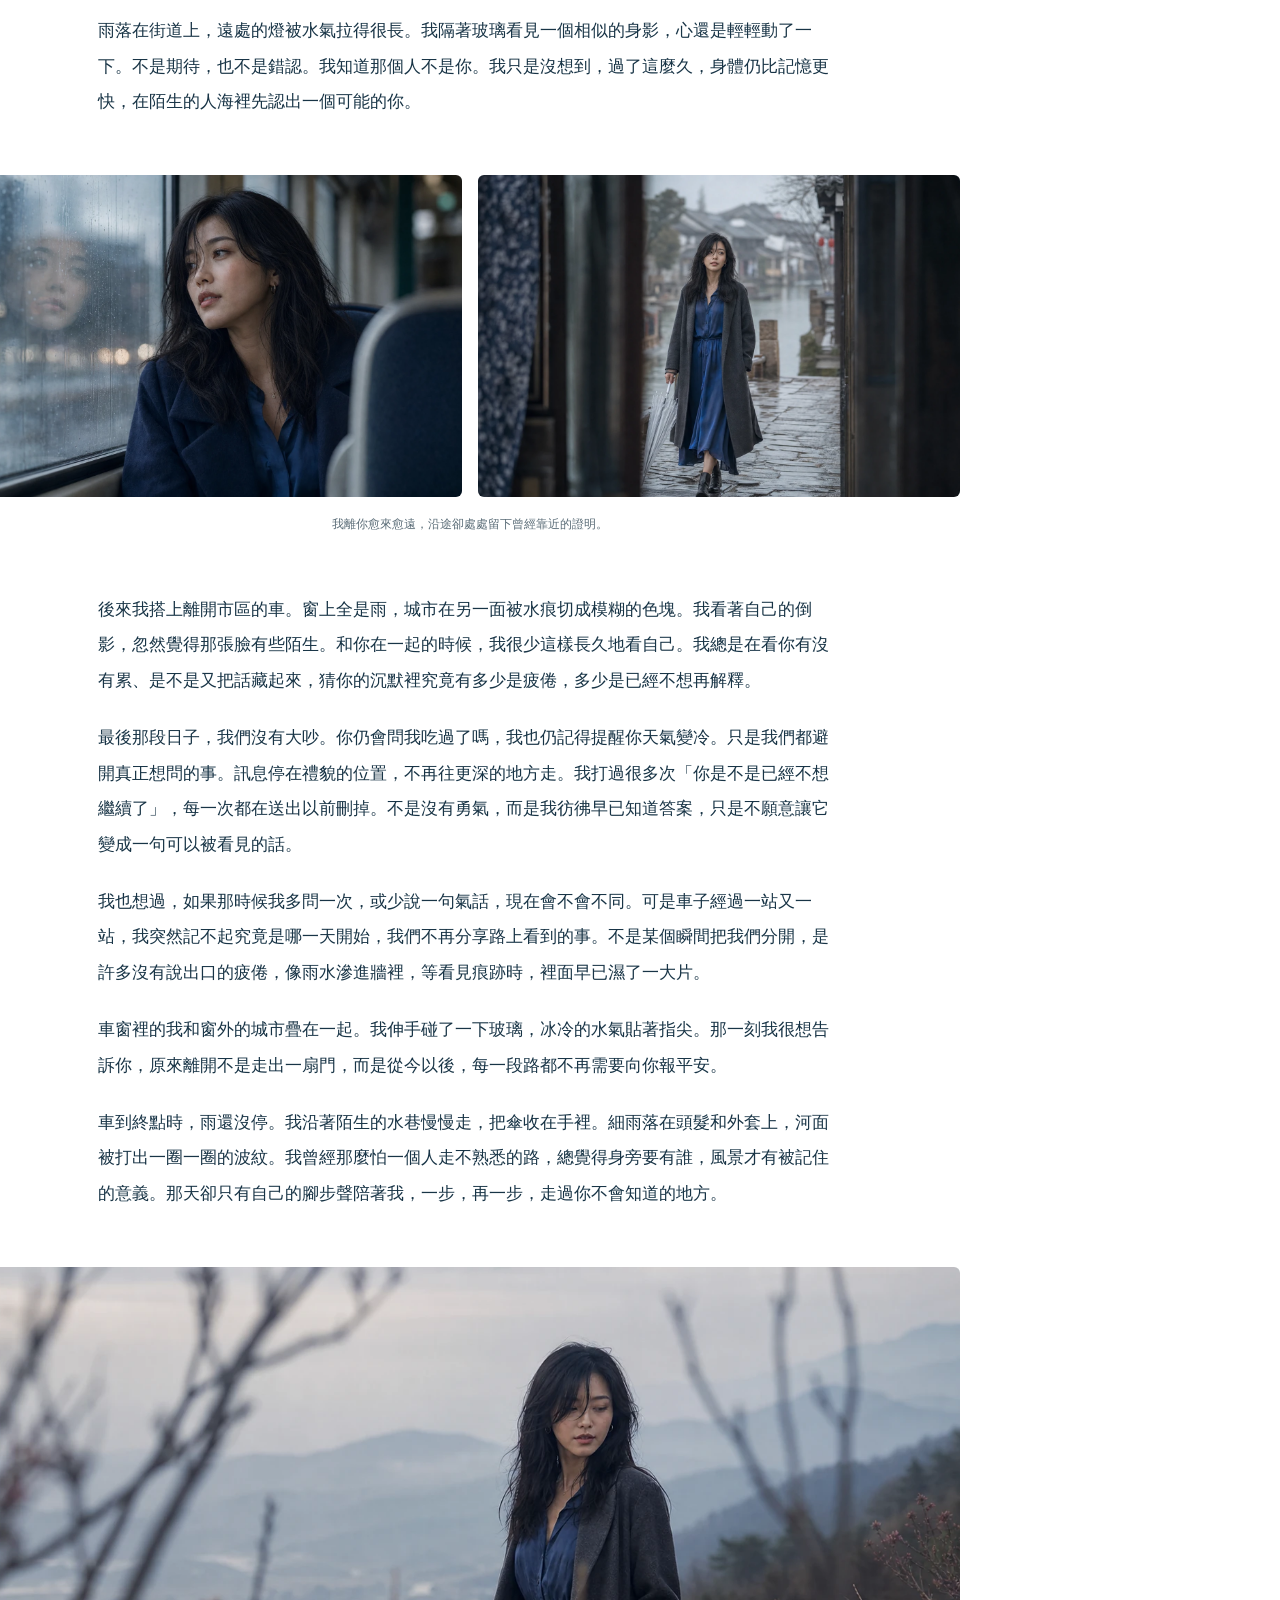
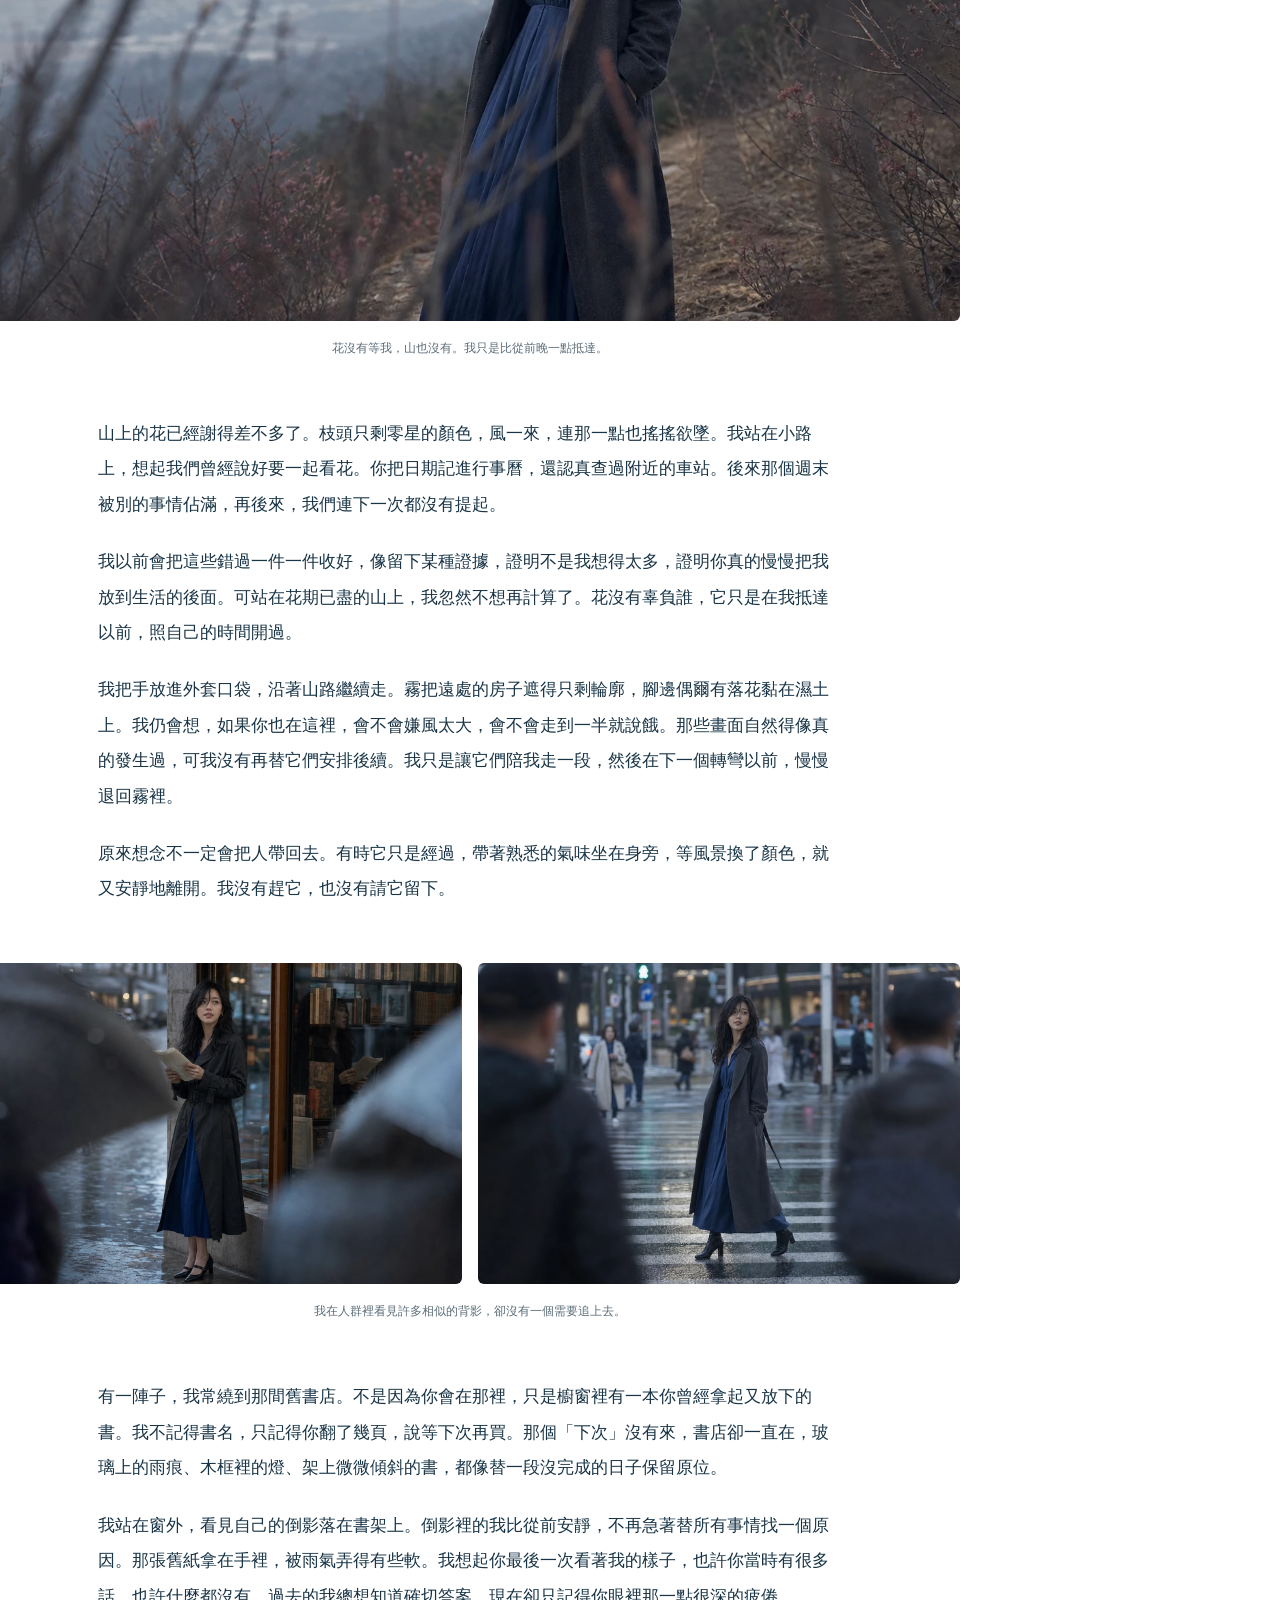
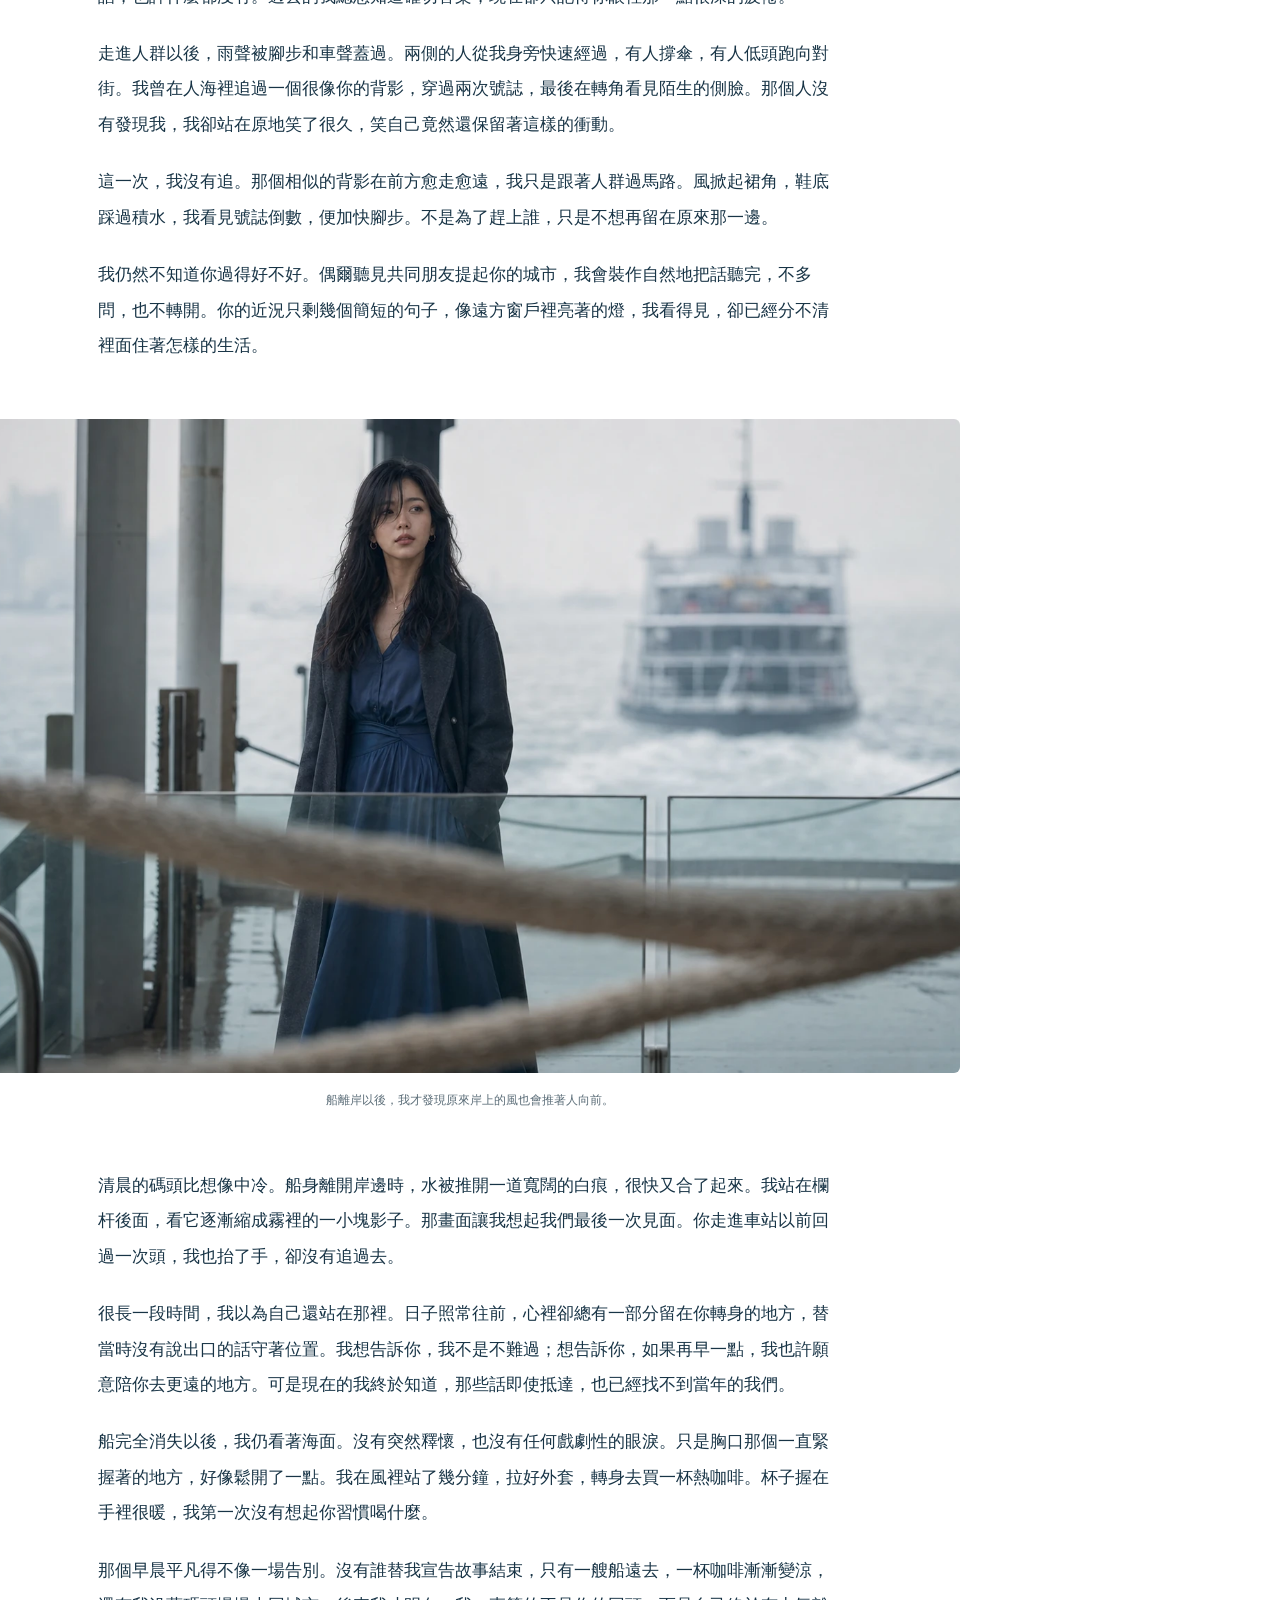
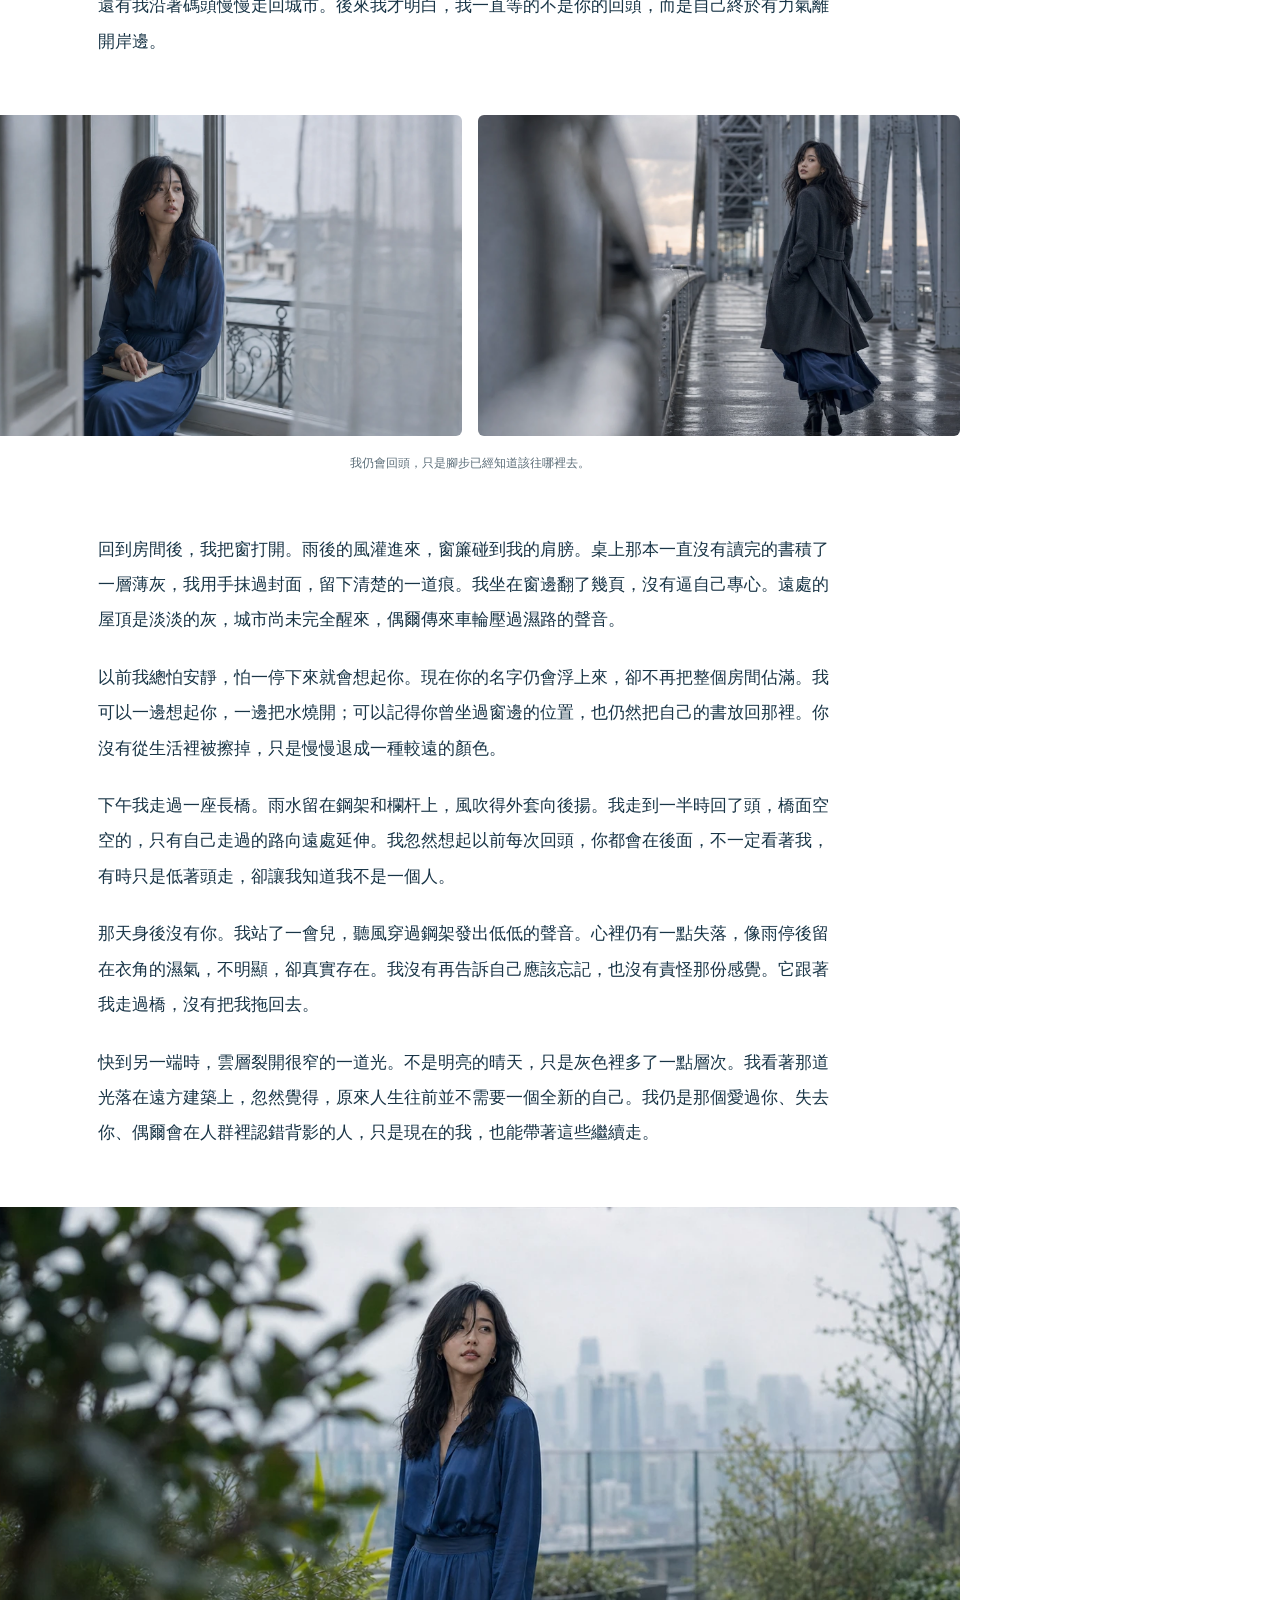
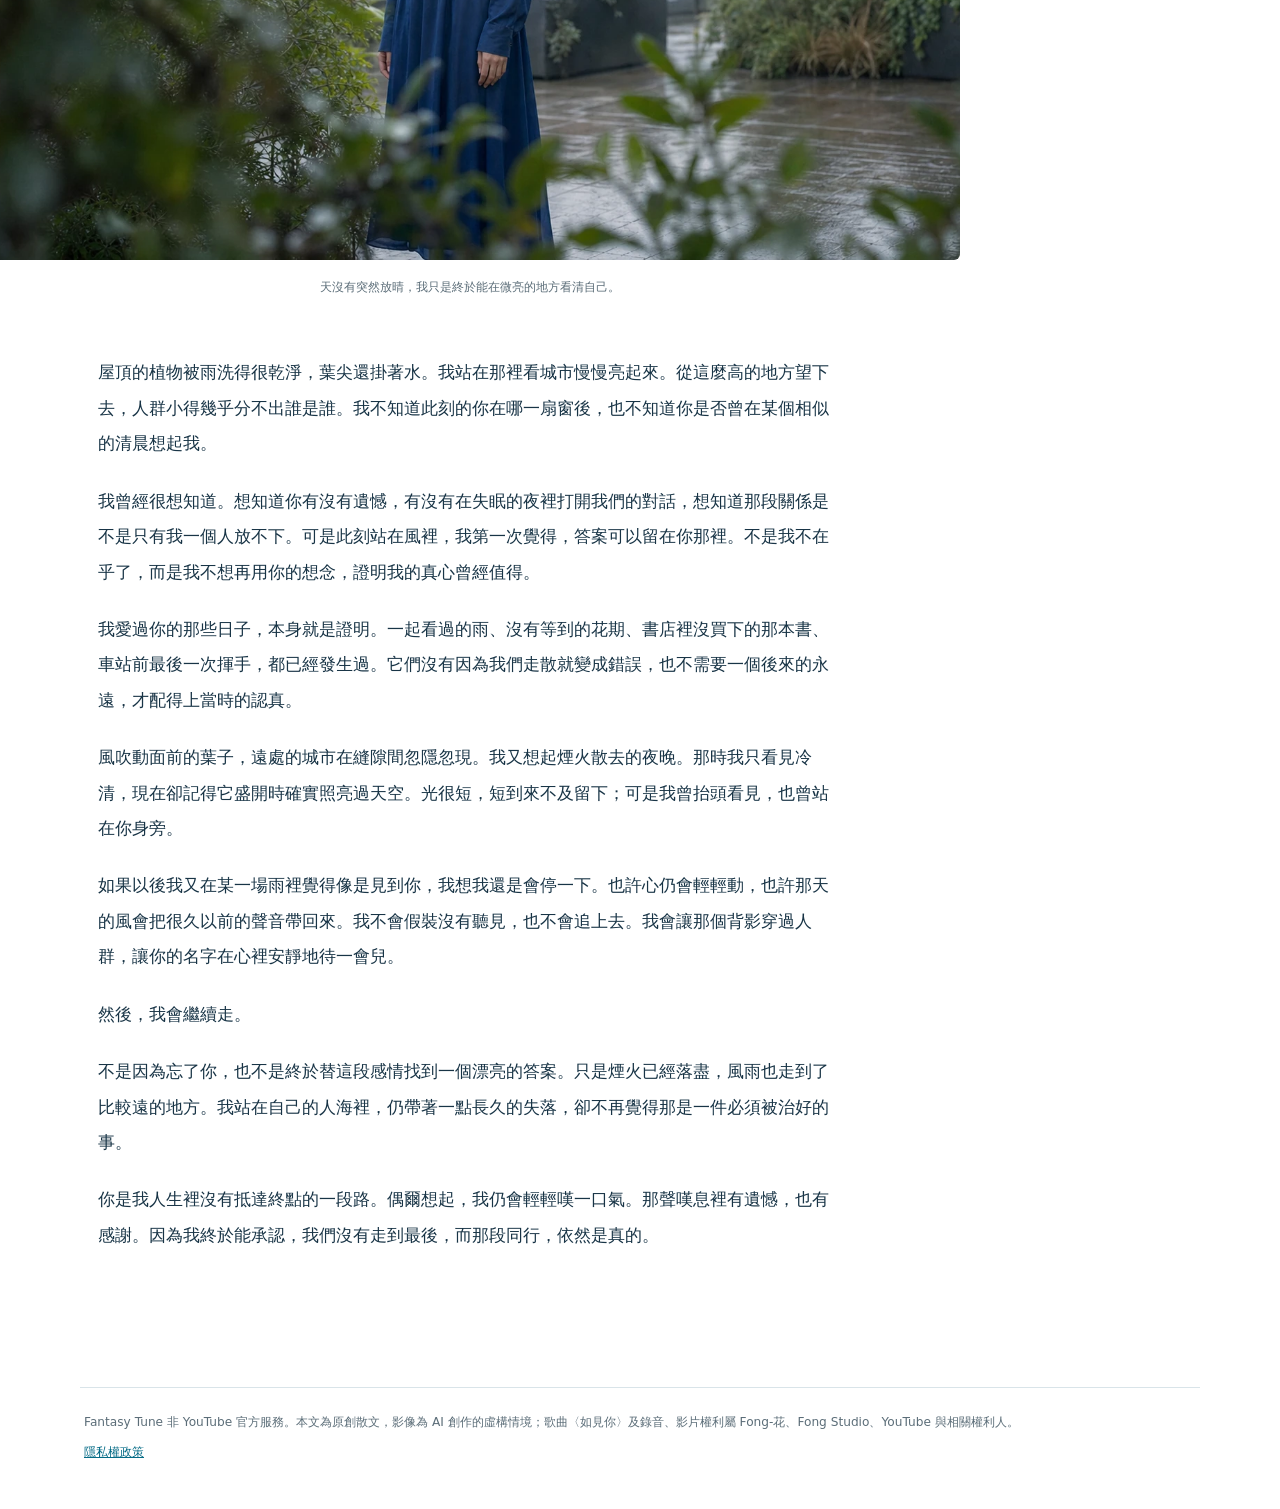
<file: articles/2026-07-20-as-if-seeing-you.html>
<!doctype html>
<html lang="zh-Hant">
  <head>
    <meta charset="UTF-8" />
    <meta name="viewport" content="width=device-width, initial-scale=1.0" />
    <meta name="description" content="煙火散去以後，我在人海、雨聲與遠去的船影裡，一次次認出你的痕跡，也終於走回自己的生活。" />
    <meta name="theme-color" content="#f8fdff" />
    <meta property="og:type" content="article" />
    <meta property="og:locale" content="zh_TW" />
    <meta property="og:site_name" content="Fantasy Tune" />
    <meta property="og:title" content="煙火落盡以後，我們站在各自的人海" />
    <meta property="og:description" content="我沒有忘記你，只是不再追趕。那些沒有說完的話，後來都落進了風景裡。" />
    <meta property="og:image" content="https://fantasy-76930.github.io/Fantasy-Tune/assets/article-2026-07-20-as-if-seeing-you-01.webp" />
    <meta property="og:image:width" content="1672" />
    <meta property="og:image:height" content="941" />
    <meta property="og:image:alt" content="雨後城市騎樓下，穿藍色長裙的女子安靜回望" />
    <meta property="article:published_time" content="2026-07-20T18:20:49+08:00" />
    <link rel="canonical" href="https://fantasy-76930.github.io/Fantasy-Tune/articles/2026-07-20-as-if-seeing-you.html" />
    <title>煙火落盡以後，我們站在各自的人海 - Fantasy Tune</title>
    <link rel="icon" href="../assets/favicon.ico" sizes="any" />
    <link rel="icon" href="../assets/favicon-32.png" type="image/png" sizes="32x32" />
    <link rel="apple-touch-icon" href="../assets/apple-touch-icon.png" />
    <link rel="stylesheet" href="../styles.css?v=45" />
  </head>
  <body>
    <div class="app-shell article-shell">
      <header class="topbar" aria-label="主要導覽">
        <a class="brand" href="../" aria-label="Fantasy Tune 首頁">
          <span class="brand-mark" aria-hidden="true"><img src="../assets/icon-192.png" alt="" /></span>
          <span>Fantasy Tune</span>
        </a>
        <div class="topbar-actions">
          <a class="icon-button" href="../articles.html">文章列表</a>
          <a class="icon-button" href="../">首頁</a>
        </div>
      </header>

      <main>
        <article class="article-page quiet-article">
          <header class="article-page-header">
            <p class="eyebrow">As if I see you</p>
            <p class="article-date">2026.07.20</p>
            <h1>煙火落盡以後<br />我們站在各自的人海</h1>
            <p class="article-summary">
              我沒有忘記你，也沒有等你回來。<br />
              那些沒有說完的話，後來都落進了風景裡。
            </p>
          </header>

          <a class="article-soundtrack" href="https://www.youtube.com/watch?v=-YnxiyJxT0k" target="_blank" rel="noopener noreferrer" aria-label="前往 YouTube 播放 Fong-花的如見你 R&B 微醺版">
            <span class="article-soundtrack-play" aria-hidden="true">
              <svg viewBox="0 0 24 24"><path d="M8 5v14l11-7Z"></path></svg>
            </span>
            <span class="article-soundtrack-copy">
              <small>閱讀時播放 · R&amp;B 微醺版</small>
              <strong>如見你</strong>
              <span>Fong-花 · YouTube Topic</span>
            </span>
          </a>

          <img class="article-hero-image" src="../assets/article-2026-07-20-as-if-seeing-you-01.webp" alt="雨後城市騎樓下，穿藍色長裙的女子安靜回望" />
          <p class="article-image-note">十張影像皆為依據文章情境創作的 AI 攝影作品，人物與地點均為虛構。</p>

          <div class="article-content">
            <p>煙火散去的那一晚，我沒有回頭找你。</p>
            <p>
              人群沿著不同的出口慢慢退開，地上留著被踩皺的紙杯，空氣裡還有一點燃燒過的氣味。幾分鐘前，所有人都仰著頭，看那些盛大的光一朵一朵開在夜裡；幾分鐘後，天空恢復原來的顏色，像什麼也沒有發生過。
            </p>
            <p>
              我站在騎樓下等雨變小。玻璃映著我的臉，也映著身後匆忙經過的人。我突然想起你曾說，煙火最好看的不是升上去的時候，而是快要熄滅以前，光從最亮的地方鬆開，向四周散成細碎的星點。那時我笑你總把熱鬧看得太冷清，現在才知道，你只是比我早一點看見結局。
            </p>
            <p>
              我沒有因為那句話特別難過。真正讓我停住的，是我仍清楚記得你說話時的聲音。記得你站在哪一邊，記得風把你的袖口吹起來，也記得我當時只顧著看天空，沒有看見你臉上的表情。
            </p>
            <p>
              雨落在街道上，遠處的燈被水氣拉得很長。我隔著玻璃看見一個相似的身影，心還是輕輕動了一下。不是期待，也不是錯認。我知道那個人不是你。我只是沒想到，過了這麼久，身體仍比記憶更快，在陌生的人海裡先認出一個可能的你。
            </p>

            <figure class="article-photo-pair article-landscape-pair">
              <img src="../assets/article-2026-07-20-as-if-seeing-you-02.webp" alt="雨天車窗邊，女子望著倒影與遠去的城市" loading="lazy" decoding="async" />
              <img src="../assets/article-2026-07-20-as-if-seeing-you-03.webp" alt="雨後水巷裡，女子穿著長裙獨自走來" loading="lazy" decoding="async" />
              <figcaption>我離你愈來愈遠，沿途卻處處留下曾經靠近的證明。</figcaption>
            </figure>

            <p>
              後來我搭上離開市區的車。窗上全是雨，城市在另一面被水痕切成模糊的色塊。我看著自己的倒影，忽然覺得那張臉有些陌生。和你在一起的時候，我很少這樣長久地看自己。我總是在看你有沒有累、是不是又把話藏起來，猜你的沉默裡究竟有多少是疲倦，多少是已經不想再解釋。
            </p>
            <p>
              最後那段日子，我們沒有大吵。你仍會問我吃過了嗎，我也仍記得提醒你天氣變冷。只是我們都避開真正想問的事。訊息停在禮貌的位置，不再往更深的地方走。我打過很多次「你是不是已經不想繼續了」，每一次都在送出以前刪掉。不是沒有勇氣，而是我彷彿早已知道答案，只是不願意讓它變成一句可以被看見的話。
            </p>
            <p>
              我也想過，如果那時候我多問一次，或少說一句氣話，現在會不會不同。可是車子經過一站又一站，我突然記不起究竟是哪一天開始，我們不再分享路上看到的事。不是某個瞬間把我們分開，是許多沒有說出口的疲倦，像雨水滲進牆裡，等看見痕跡時，裡面早已濕了一大片。
            </p>
            <p>
              車窗裡的我和窗外的城市疊在一起。我伸手碰了一下玻璃，冰冷的水氣貼著指尖。那一刻我很想告訴你，原來離開不是走出一扇門，而是從今以後，每一段路都不再需要向你報平安。
            </p>
            <p>
              車到終點時，雨還沒停。我沿著陌生的水巷慢慢走，把傘收在手裡。細雨落在頭髮和外套上，河面被打出一圈一圈的波紋。我曾經那麼怕一個人走不熟悉的路，總覺得身旁要有誰，風景才有被記住的意義。那天卻只有自己的腳步聲陪著我，一步，再一步，走過你不會知道的地方。
            </p>

            <figure class="article-photo-pair article-landscape-pair article-single-photo">
              <img src="../assets/article-2026-07-20-as-if-seeing-you-04.webp" alt="花期將盡的山路上，女子站在霧色遠山之前" loading="lazy" decoding="async" />
              <figcaption>花沒有等我，山也沒有。我只是比從前晚一點抵達。</figcaption>
            </figure>

            <p>
              山上的花已經謝得差不多了。枝頭只剩零星的顏色，風一來，連那一點也搖搖欲墜。我站在小路上，想起我們曾經說好要一起看花。你把日期記進行事曆，還認真查過附近的車站。後來那個週末被別的事情佔滿，再後來，我們連下一次都沒有提起。
            </p>
            <p>
              我以前會把這些錯過一件一件收好，像留下某種證據，證明不是我想得太多，證明你真的慢慢把我放到生活的後面。可站在花期已盡的山上，我忽然不想再計算了。花沒有辜負誰，它只是在我抵達以前，照自己的時間開過。
            </p>
            <p>
              我把手放進外套口袋，沿著山路繼續走。霧把遠處的房子遮得只剩輪廓，腳邊偶爾有落花黏在濕土上。我仍會想，如果你也在這裡，會不會嫌風太大，會不會走到一半就說餓。那些畫面自然得像真的發生過，可我沒有再替它們安排後續。我只是讓它們陪我走一段，然後在下一個轉彎以前，慢慢退回霧裡。
            </p>
            <p>
              原來想念不一定會把人帶回去。有時它只是經過，帶著熟悉的氣味坐在身旁，等風景換了顏色，就又安靜地離開。我沒有趕它，也沒有請它留下。
            </p>

            <figure class="article-photo-pair article-landscape-pair">
              <img src="../assets/article-2026-07-20-as-if-seeing-you-05.webp" alt="雨中書店外，女子隔著玻璃看見自己的倒影" loading="lazy" decoding="async" />
              <img src="../assets/article-2026-07-20-as-if-seeing-you-06.webp" alt="雨後街口，女子穿過模糊而匆忙的人群" loading="lazy" decoding="async" />
              <figcaption>我在人群裡看見許多相似的背影，卻沒有一個需要追上去。</figcaption>
            </figure>

            <p>
              有一陣子，我常繞到那間舊書店。不是因為你會在那裡，只是櫥窗裡有一本你曾經拿起又放下的書。我不記得書名，只記得你翻了幾頁，說等下次再買。那個「下次」沒有來，書店卻一直在，玻璃上的雨痕、木框裡的燈、架上微微傾斜的書，都像替一段沒完成的日子保留原位。
            </p>
            <p>
              我站在窗外，看見自己的倒影落在書架上。倒影裡的我比從前安靜，不再急著替所有事情找一個原因。那張舊紙拿在手裡，被雨氣弄得有些軟。我想起你最後一次看著我的樣子，也許你當時有很多話，也許什麼都沒有。過去的我總想知道確切答案，現在卻只記得你眼裡那一點很深的疲倦。
            </p>
            <p>
              走進人群以後，雨聲被腳步和車聲蓋過。兩側的人從我身旁快速經過，有人撐傘，有人低頭跑向對街。我曾在人海裡追過一個很像你的背影，穿過兩次號誌，最後在轉角看見陌生的側臉。那個人沒有發現我，我卻站在原地笑了很久，笑自己竟然還保留著這樣的衝動。
            </p>
            <p>
              這一次，我沒有追。那個相似的背影在前方愈走愈遠，我只是跟著人群過馬路。風掀起裙角，鞋底踩過積水，我看見號誌倒數，便加快腳步。不是為了趕上誰，只是不想再留在原來那一邊。
            </p>
            <p>
              我仍然不知道你過得好不好。偶爾聽見共同朋友提起你的城市，我會裝作自然地把話聽完，不多問，也不轉開。你的近況只剩幾個簡短的句子，像遠方窗戶裡亮著的燈，我看得見，卻已經分不清裡面住著怎樣的生活。
            </p>

            <figure class="article-photo-pair article-landscape-pair article-single-photo">
              <img src="../assets/article-2026-07-20-as-if-seeing-you-07.webp" alt="清晨渡輪碼頭，女子望著逐漸遠去的船" loading="lazy" decoding="async" />
              <figcaption>船離岸以後，我才發現原來岸上的風也會推著人向前。</figcaption>
            </figure>

            <p>
              清晨的碼頭比想像中冷。船身離開岸邊時，水被推開一道寬闊的白痕，很快又合了起來。我站在欄杆後面，看它逐漸縮成霧裡的一小塊影子。那畫面讓我想起我們最後一次見面。你走進車站以前回過一次頭，我也抬了手，卻沒有追過去。
            </p>
            <p>
              很長一段時間，我以為自己還站在那裡。日子照常往前，心裡卻總有一部分留在你轉身的地方，替當時沒有說出口的話守著位置。我想告訴你，我不是不難過；想告訴你，如果再早一點，我也許願意陪你去更遠的地方。可是現在的我終於知道，那些話即使抵達，也已經找不到當年的我們。
            </p>
            <p>
              船完全消失以後，我仍看著海面。沒有突然釋懷，也沒有任何戲劇性的眼淚。只是胸口那個一直緊握著的地方，好像鬆開了一點。我在風裡站了幾分鐘，拉好外套，轉身去買一杯熱咖啡。杯子握在手裡很暖，我第一次沒有想起你習慣喝什麼。
            </p>
            <p>
              那個早晨平凡得不像一場告別。沒有誰替我宣告故事結束，只有一艘船遠去，一杯咖啡漸漸變涼，還有我沿著碼頭慢慢走回城市。後來我才明白，我一直等的不是你的回頭，而是自己終於有力氣離開岸邊。
            </p>

            <figure class="article-photo-pair article-landscape-pair">
              <img src="../assets/article-2026-07-20-as-if-seeing-you-08.webp" alt="陰天窗邊，女子穿著藍色長裙安靜坐著" loading="lazy" decoding="async" />
              <img src="../assets/article-2026-07-20-as-if-seeing-you-09.webp" alt="雨後鋼橋上，女子在風中回頭望了一眼" loading="lazy" decoding="async" />
              <figcaption>我仍會回頭，只是腳步已經知道該往哪裡去。</figcaption>
            </figure>

            <p>
              回到房間後，我把窗打開。雨後的風灌進來，窗簾碰到我的肩膀。桌上那本一直沒有讀完的書積了一層薄灰，我用手抹過封面，留下清楚的一道痕。我坐在窗邊翻了幾頁，沒有逼自己專心。遠處的屋頂是淡淡的灰，城市尚未完全醒來，偶爾傳來車輪壓過濕路的聲音。
            </p>
            <p>
              以前我總怕安靜，怕一停下來就會想起你。現在你的名字仍會浮上來，卻不再把整個房間佔滿。我可以一邊想起你，一邊把水燒開；可以記得你曾坐過窗邊的位置，也仍然把自己的書放回那裡。你沒有從生活裡被擦掉，只是慢慢退成一種較遠的顏色。
            </p>
            <p>
              下午我走過一座長橋。雨水留在鋼架和欄杆上，風吹得外套向後揚。我走到一半時回了頭，橋面空空的，只有自己走過的路向遠處延伸。我忽然想起以前每次回頭，你都會在後面，不一定看著我，有時只是低著頭走，卻讓我知道我不是一個人。
            </p>
            <p>
              那天身後沒有你。我站了一會兒，聽風穿過鋼架發出低低的聲音。心裡仍有一點失落，像雨停後留在衣角的濕氣，不明顯，卻真實存在。我沒有再告訴自己應該忘記，也沒有責怪那份感覺。它跟著我走過橋，沒有把我拖回去。
            </p>
            <p>
              快到另一端時，雲層裂開很窄的一道光。不是明亮的晴天，只是灰色裡多了一點層次。我看著那道光落在遠方建築上，忽然覺得，原來人生往前並不需要一個全新的自己。我仍是那個愛過你、失去你、偶爾會在人群裡認錯背影的人，只是現在的我，也能帶著這些繼續走。
            </p>

            <figure class="article-photo-pair article-landscape-pair article-single-photo">
              <img src="../assets/article-2026-07-20-as-if-seeing-you-10.webp" alt="雨後屋頂花園，女子隔著濕葉望向遠方城市" loading="lazy" decoding="async" />
              <figcaption>天沒有突然放晴，我只是終於能在微亮的地方看清自己。</figcaption>
            </figure>

            <p>
              屋頂的植物被雨洗得很乾淨，葉尖還掛著水。我站在那裡看城市慢慢亮起來。從這麼高的地方望下去，人群小得幾乎分不出誰是誰。我不知道此刻的你在哪一扇窗後，也不知道你是否曾在某個相似的清晨想起我。
            </p>
            <p>
              我曾經很想知道。想知道你有沒有遺憾，有沒有在失眠的夜裡打開我們的對話，想知道那段關係是不是只有我一個人放不下。可是此刻站在風裡，我第一次覺得，答案可以留在你那裡。不是我不在乎了，而是我不想再用你的想念，證明我的真心曾經值得。
            </p>
            <p>
              我愛過你的那些日子，本身就是證明。一起看過的雨、沒有等到的花期、書店裡沒買下的那本書、車站前最後一次揮手，都已經發生過。它們沒有因為我們走散就變成錯誤，也不需要一個後來的永遠，才配得上當時的認真。
            </p>
            <p>
              風吹動面前的葉子，遠處的城市在縫隙間忽隱忽現。我又想起煙火散去的夜晚。那時我只看見冷清，現在卻記得它盛開時確實照亮過天空。光很短，短到來不及留下；可是我曾抬頭看見，也曾站在你身旁。
            </p>
            <p>
              如果以後我又在某一場雨裡覺得像是見到你，我想我還是會停一下。也許心仍會輕輕動，也許那天的風會把很久以前的聲音帶回來。我不會假裝沒有聽見，也不會追上去。我會讓那個背影穿過人群，讓你的名字在心裡安靜地待一會兒。
            </p>
            <p>
              然後，我會繼續走。
            </p>
            <p>
              不是因為忘了你，也不是終於替這段感情找到一個漂亮的答案。只是煙火已經落盡，風雨也走到了比較遠的地方。我站在自己的人海裡，仍帶著一點長久的失落，卻不再覺得那是一件必須被治好的事。
            </p>
            <p>
              你是我人生裡沒有抵達終點的一段路。偶爾想起，我仍會輕輕嘆一口氣。那聲嘆息裡有遺憾，也有感謝。因為我終於能承認，我們沒有走到最後，而那段同行，依然是真的。
            </p>
          </div>
        </article>
      </main>

      <footer class="site-footer" aria-label="網站聲明">
        <p>Fantasy Tune 非 YouTube 官方服務。本文為原創散文，影像為 AI 創作的虛構情境；歌曲〈如見你〉及錄音、影片權利屬 Fong-花、Fong Studio、YouTube 與相關權利人。</p>
        <p><a href="../privacy.html">隱私權政策</a></p>
      </footer>
    </div>
  </body>
</html>
</file>
<file: styles.css>
:root {
  --ink: #071b2b;
  --ink-soft: #183446;
  --muted: #5b6d78;
  --soft: #81929d;
  --line: #d9e4e9;
  --line-strong: #b7cbd3;
  --white: #ffffff;
  --mist: #f4f8f9;
  --ice: #e9f5f7;
  --ocean: #056b86;
  --deep-ocean: #073852;
  --teal: #00a7a5;
  --coral: #f2644b;
  --amber: #e8a72d;
  --green: #4d9b72;
  --violet: #765b9a;
  --blue: #4d8bc8;
  --red: #e9544d;
  --cyan: #087f91;
  --accent: #056b86;
  --panel: rgb(255 255 255 / 92%);
  --shadow-sm: 0 8px 24px rgb(8 46 66 / 8%);
  --shadow-md: 0 18px 48px rgb(8 46 66 / 12%);
  color: var(--ink);
  background: var(--white);
  font-family:
    Inter,
    "Noto Sans TC",
    "PingFang TC",
    "Microsoft JhengHei",
    system-ui,
    sans-serif;
  font-synthesis: none;
  text-rendering: optimizeLegibility;
}

* {
  box-sizing: border-box;
}

html {
  scroll-behavior: smooth;
}

body {
  min-width: 320px;
  min-height: 100vh;
  margin: 0;
  overflow-x: hidden;
  background: var(--white);
}

body::before {
  display: none;
}

button,
input {
  font: inherit;
}

button,
a {
  -webkit-tap-highlight-color: transparent;
}

button:focus-visible,
a:focus-visible,
input:focus-visible,
summary:focus-visible {
  outline: 3px solid rgb(0 167 165 / 28%);
  outline-offset: 3px;
}

img {
  display: block;
  max-width: 100%;
}

svg {
  display: block;
  width: 20px;
  height: 20px;
  fill: currentColor;
}

h1,
h2,
h3,
p {
  margin-top: 0;
}

h1,
h2,
h3 {
  color: var(--ink);
  font-weight: 780;
  letter-spacing: 0;
}

a {
  color: inherit;
}

[hidden] {
  display: none !important;
}

.app-shell {
  width: min(calc(100% - 32px), 1440px);
  margin: 0 auto;
  padding: 0 0 46px;
}

.topbar {
  position: sticky;
  top: 0;
  z-index: 20;
  display: flex;
  min-height: 72px;
  align-items: center;
  gap: 26px;
  padding: 10px 18px;
  border: 0;
  border-bottom: 1px solid rgb(183 203 211 / 72%);
  border-radius: 0;
  background: rgb(255 255 255 / 94%);
  box-shadow: 0 12px 34px rgb(8 46 66 / 7%);
  backdrop-filter: blur(20px) saturate(1.2);
}

.brand {
  display: inline-flex;
  flex: 0 0 auto;
  align-items: center;
  gap: 10px;
  color: var(--ink);
  font-size: 0.98rem;
  font-weight: 820;
  text-decoration: none;
  white-space: nowrap;
}

.brand-mark {
  display: grid;
  width: 42px;
  height: 42px;
  place-items: center;
  overflow: hidden;
  border: 1px solid rgb(7 56 82 / 10%);
  border-radius: 8px;
  background: #fff;
  box-shadow: 0 7px 18px rgb(8 68 91 / 12%);
}

.brand-mark img {
  width: 100%;
  height: 100%;
  object-fit: cover;
}

.primary-nav {
  display: flex;
  min-width: 0;
  align-items: center;
  gap: 4px;
}

.primary-nav a {
  display: inline-flex;
  min-height: 38px;
  align-items: center;
  padding: 0 11px;
  color: var(--muted);
  border-radius: 6px;
  font-size: 0.88rem;
  font-weight: 690;
  text-decoration: none;
  white-space: nowrap;
}

.primary-nav a:hover {
  color: var(--ink);
  background: var(--mist);
}

.primary-nav a.is-current {
  color: var(--deep-ocean);
  background: var(--ice);
}

.topbar-actions {
  display: flex;
  min-width: 0;
  align-items: center;
  gap: 8px;
  margin-left: auto;
}

.visitor-counter,
.icon-button,
.primary-action,
.secondary-action,
.text-link,
.song-actions a,
.search-row button {
  display: inline-flex;
  align-items: center;
  justify-content: center;
  text-decoration: none;
}

.visitor-counter {
  min-height: 40px;
  gap: 7px;
  padding: 0 9px;
  color: var(--muted);
  border: 1px solid var(--line);
  border-radius: 6px;
  background: rgb(255 255 255 / 78%);
  font-size: 0.75rem;
  white-space: nowrap;
}

.visitor-counter-copy {
  display: inline-flex;
  align-items: center;
}

.visitor-counter-copy strong {
  font-size: inherit;
  font-weight: 800;
}

.visitor-counter-copy small {
  display: none;
}

.visitor-counter-long-label {
  display: none;
}

.visitor-counter img {
  width: auto;
  max-width: 166px;
  height: 20px;
  object-fit: contain;
}

.visitor-counter-fallback {
  color: var(--muted);
  font-size: 0.75rem;
}

.mobile-visitor-strip {
  display: none;
}

.icon-button {
  min-width: 42px;
  min-height: 42px;
  gap: 7px;
  padding: 0 12px;
  color: var(--ink-soft);
  border: 1px solid var(--line);
  border-radius: 6px;
  background: #fff;
  cursor: pointer;
  font-size: 0.86rem;
  font-weight: 720;
}

.icon-button:hover {
  border-color: var(--line-strong);
  background: var(--mist);
}

.share-button {
  color: #fff;
  border-color: var(--ocean);
  background: var(--ocean);
}

.share-button:hover {
  color: #fff;
  border-color: var(--deep-ocean);
  background: var(--deep-ocean);
}

.hero {
  position: relative;
  isolation: isolate;
  min-height: 720px;
  overflow: hidden;
  padding: 82px 56px 62px;
  color: #fff;
  background: #087f9f;
}

.hero::before {
  position: absolute;
  inset: 0;
  z-index: -1;
  content: "";
  background: linear-gradient(90deg, rgb(2 28 43 / 48%) 0%, rgb(2 34 51 / 24%) 58%, rgb(2 34 51 / 30%) 100%);
}

.hero-backdrop {
  position: absolute;
  inset: 0;
  z-index: -2;
  overflow: hidden;
  pointer-events: none;
}

.hero-backdrop-layer {
  position: absolute;
  inset: 0;
  opacity: 0;
  background-position: center 42%;
  background-size: cover;
  background-repeat: no-repeat;
  transform: translateZ(0);
  transition: opacity 1.8s ease;
  will-change: opacity;
}

.hero-backdrop-layer:first-child {
  background-image: url("./assets/deepsea-background.webp");
}

.hero-backdrop-layer.is-active {
  opacity: 1;
}

.hero-copy {
  position: relative;
  z-index: 2;
  max-width: 640px;
  min-width: 0;
}

.hero .eyebrow {
  color: #c8fff7;
}

.eyebrow {
  margin-bottom: 13px;
  color: var(--cyan);
  font-size: 0.73rem;
  font-weight: 820;
  letter-spacing: 0.12em;
  text-transform: uppercase;
}

.hero h1 {
  max-width: 700px;
  margin-bottom: 24px;
  color: #fff;
  font-size: 5rem;
  line-height: 0.95;
  text-shadow: 0 5px 28px rgb(0 28 44 / 24%);
}

.hero h1 span {
  display: block;
}

.hero h1 span:last-child {
  color: #fff;
}

.intro {
  max-width: 610px;
  margin-bottom: 18px;
  color: rgb(255 255 255 / 92%);
  font-size: 1.08rem;
  line-height: 1.8;
}

.terms-note {
  max-width: 610px;
  margin-bottom: 24px;
  color: rgb(255 255 255 / 70%);
  font-size: 0.78rem;
  line-height: 1.7;
}

.terms-note a {
  color: #fff;
  font-weight: 730;
}

.signal-row {
  display: grid;
  grid-template-columns: repeat(3, minmax(0, 1fr));
  max-width: 570px;
  margin: 0 0 24px;
  border-top: 1px solid rgb(255 255 255 / 30%);
  border-bottom: 1px solid rgb(255 255 255 / 30%);
}

.signal-row > span {
  display: grid;
  min-height: 74px;
  align-content: center;
  gap: 2px;
  padding: 12px 16px;
  color: rgb(255 255 255 / 72%);
  font-size: 0.73rem;
}

.signal-row > span + span {
  border-left: 1px solid rgb(255 255 255 / 25%);
}

.signal-row strong {
  color: #fff;
  font-size: 1.28rem;
  font-weight: 810;
}

.hero-actions {
  display: flex;
  flex-wrap: wrap;
  gap: 10px;
}

.primary-action,
.secondary-action {
  min-height: 48px;
  gap: 8px;
  padding: 0 18px;
  border-radius: 6px;
  font-size: 0.92rem;
  font-weight: 780;
}

.primary-action {
  color: #fff;
  background: var(--deep-ocean);
  box-shadow: 0 12px 28px rgb(7 56 82 / 22%);
}

.primary-action:hover {
  background: var(--ocean);
  transform: translateY(-1px);
}

.hero .primary-action {
  color: var(--deep-ocean);
  background: #fff;
  box-shadow: 0 14px 30px rgb(0 29 44 / 22%);
}

.hero .primary-action:hover {
  color: #fff;
  background: var(--deep-ocean);
}

.hero .secondary-action {
  color: #fff;
  border-color: rgb(255 255 255 / 46%);
  background: rgb(4 40 57 / 36%);
  backdrop-filter: blur(12px);
}

.hero .secondary-action:hover {
  background: rgb(4 40 57 / 62%);
}

.hero .work-action {
  border-color: rgb(180 243 255 / 64%);
  background: rgb(2 77 100 / 48%);
}

.work-action svg {
  width: 18px;
  height: 18px;
  fill: none;
  stroke: currentColor;
  stroke-linecap: round;
  stroke-linejoin: round;
  stroke-width: 1.8;
}

.secondary-action {
  color: var(--ink);
  border: 1px solid var(--line-strong);
  background: rgb(255 255 255 / 74%);
}

.secondary-action:hover {
  background: #fff;
}

.now-card {
  position: absolute;
  right: 42px;
  bottom: 34px;
  z-index: 3;
  display: grid;
  width: min(470px, 42%);
  grid-template-columns: 168px minmax(0, 1fr);
  min-width: 0;
  min-height: 156px;
  overflow: hidden;
  color: #fff;
  border: 1px solid rgb(255 255 255 / 24%);
  border-radius: 8px;
  background: rgb(2 29 44 / 86%);
  box-shadow: 0 24px 58px rgb(0 25 39 / 28%);
  backdrop-filter: blur(20px) saturate(1.15);
}

.now-media {
  position: relative;
  min-height: 156px;
  overflow: hidden;
  background: var(--deep-ocean);
}

.now-media::after {
  position: absolute;
  inset: 0;
  content: "";
  background: rgb(2 23 36 / 10%);
}

.now-media img {
  width: 100%;
  height: 100%;
  object-fit: cover;
  transition: transform 420ms ease;
}

.now-card:hover .now-media img {
  transform: scale(1.035);
}

.equalizer {
  position: absolute;
  right: 14px;
  bottom: 14px;
  z-index: 2;
  display: flex;
  height: 40px;
  align-items: end;
  gap: 4px;
  padding: 8px 9px;
  border: 1px solid rgb(255 255 255 / 24%);
  border-radius: 6px;
  background: rgb(3 32 47 / 68%);
  backdrop-filter: blur(10px);
}

.equalizer span {
  width: 3px;
  height: 10px;
  border-radius: 1px;
  background: #6be0d1;
  animation: equalize 760ms ease-in-out infinite alternate;
}

.equalizer span:nth-child(2),
.equalizer span:nth-child(5) {
  animation-delay: -240ms;
}

.equalizer span:nth-child(3),
.equalizer span:nth-child(7) {
  animation-delay: -460ms;
}

.equalizer span:nth-child(4) {
  animation-delay: -120ms;
}

.now-card-body {
  min-width: 0;
  padding: 18px;
}

.now-label {
  margin-bottom: 7px;
  color: var(--coral);
  font-size: 0.72rem;
  font-weight: 830;
  letter-spacing: 0.08em;
}

.now-card h2 {
  display: -webkit-box;
  margin-bottom: 8px;
  overflow: hidden;
  color: #fff;
  font-size: 1.18rem;
  line-height: 1.28;
  overflow-wrap: anywhere;
  -webkit-box-orient: vertical;
  -webkit-line-clamp: 2;
}

.now-card-body > p:not(.now-label) {
  margin-bottom: 0;
  color: rgb(255 255 255 / 68%);
  font-size: 0.76rem;
  line-height: 1.5;
}

.mini-list {
  display: none;
}

.mini-list a {
  display: grid;
  grid-template-columns: 30px minmax(0, 1fr);
  gap: 2px 10px;
  align-items: center;
  padding: 10px 2px;
  text-decoration: none;
}

.mini-list a + a {
  border-top: 1px solid var(--line);
}

.mini-list a:hover strong {
  color: var(--ocean);
}

.mini-list span {
  grid-row: span 2;
  color: var(--soft);
  font-size: 0.78rem;
  font-weight: 780;
}

.mini-list strong,
.mini-list small {
  overflow: hidden;
  text-overflow: ellipsis;
  white-space: nowrap;
}

.mini-list strong {
  color: var(--ink);
  font-size: 0.86rem;
}

.mini-list small {
  color: var(--muted);
  font-size: 0.76rem;
}

.ticker-strip {
  overflow: hidden;
  border-bottom: 1px solid var(--line);
  background: #fff;
}

.ticker-window {
  display: flex;
  min-height: 50px;
  align-items: center;
  overflow: hidden;
}

.ticker-track {
  display: flex;
  width: max-content;
  min-width: 100%;
  gap: 34px;
  padding: 0 18px;
  color: var(--muted);
  font-size: 0.8rem;
  white-space: nowrap;
  animation: tickerMove 46s linear infinite;
}

.ticker-track span {
  display: inline-flex;
  align-items: center;
  gap: 9px;
}

.ticker-track span::before {
  width: 20px;
  height: 2px;
  background: var(--coral);
  content: "";
}

.ticker-track strong {
  color: var(--ink);
}

.install-guide {
  scroll-margin-top: 88px;
  border-bottom: 1px solid var(--line);
  background: #f2fbfd;
}

.install-intro {
  display: grid;
  grid-template-columns: 74px minmax(0, 1fr) auto;
  align-items: center;
  gap: 22px;
  padding: 34px 38px 28px;
}

.install-app-icon {
  display: grid;
  width: 74px;
  height: 74px;
  place-items: center;
  overflow: hidden;
  border: 1px solid rgb(6 93 120 / 16%);
  border-radius: 8px;
  background: #fff;
  box-shadow: 0 12px 30px rgb(7 56 82 / 12%);
}

.install-app-icon img {
  width: 100%;
  height: 100%;
  object-fit: cover;
}

.install-copy {
  min-width: 0;
}

.install-copy .eyebrow {
  margin-bottom: 7px;
  color: var(--teal);
}

.install-copy h2 {
  margin-bottom: 8px;
  color: var(--ink);
  font-size: 2rem;
  line-height: 1.12;
}

.install-copy > p:last-child {
  max-width: 720px;
  margin: 0;
  color: var(--muted);
  font-size: 0.86rem;
  line-height: 1.65;
}

.install-cta {
  display: inline-flex;
  min-height: 48px;
  align-items: center;
  justify-content: center;
  gap: 9px;
  padding: 0 18px;
  color: #fff;
  border: 1px solid var(--coral);
  border-radius: 6px;
  background: var(--coral);
  box-shadow: 0 12px 24px rgb(220 75 31 / 18%);
  cursor: pointer;
  font-weight: 780;
}

.install-cta:hover {
  border-color: var(--deep-ocean);
  background: var(--deep-ocean);
  transform: translateY(-1px);
}

.install-button {
  color: var(--deep-ocean);
  border-color: rgb(11 79 134 / 24%);
  background: var(--ice);
}

.install-button:hover {
  color: #fff;
  border-color: var(--deep-ocean);
  background: var(--deep-ocean);
}

.install-button svg,
.install-cta svg {
  width: 18px;
  height: 18px;
  fill: none;
  stroke: currentColor;
  stroke-linecap: round;
  stroke-linejoin: round;
  stroke-width: 1.9;
}

.install-button:disabled,
.install-cta:disabled {
  color: var(--muted);
  border-color: var(--line);
  background: #fff;
  box-shadow: none;
  cursor: default;
  transform: none;
}

.install-platform-tabs {
  display: grid;
  grid-template-columns: repeat(3, minmax(0, 1fr));
  width: min(calc(100% - 76px), 620px);
  margin: 0 38px;
  border: 1px solid var(--line-strong);
  border-radius: 6px;
  background: rgb(255 255 255 / 58%);
}

.install-platform-tabs button {
  min-width: 0;
  min-height: 42px;
  padding: 0 14px;
  color: var(--muted);
  border: 0;
  background: transparent;
  cursor: pointer;
  font-size: 0.82rem;
  font-weight: 760;
}

.install-platform-tabs button + button {
  border-left: 1px solid var(--line);
}

.install-platform-tabs button[aria-selected="true"] {
  color: var(--deep-ocean);
  background: #fff;
  box-shadow: inset 0 3px var(--teal);
}

.install-panels {
  padding: 0 38px;
}

.install-steps {
  display: grid;
  grid-template-columns: repeat(3, minmax(0, 1fr));
  margin: 0;
  padding: 28px 0;
  border-bottom: 1px solid var(--line);
  list-style: none;
}

.install-steps[hidden] {
  display: none;
}

.install-steps li {
  display: grid;
  grid-template-columns: 38px minmax(0, 1fr);
  align-content: start;
  gap: 5px 12px;
  min-width: 0;
  padding: 2px 28px;
}

.install-steps li:first-child {
  padding-left: 0;
}

.install-steps li:last-child {
  padding-right: 0;
}

.install-steps li + li {
  border-left: 1px solid var(--line);
}

.install-steps li > span {
  grid-row: span 2;
  color: var(--coral);
  font-family: "SFMono-Regular", Consolas, monospace;
  font-size: 0.72rem;
  font-weight: 800;
}

.install-steps strong {
  color: var(--ink);
  font-size: 0.94rem;
}

.install-steps p {
  margin: 0;
  color: var(--muted);
  font-size: 0.78rem;
  line-height: 1.62;
}

.install-support {
  display: flex;
  align-items: center;
  justify-content: space-between;
  gap: 18px;
  padding: 16px 38px 20px;
  color: var(--muted);
  font-size: 0.74rem;
}

.install-support p {
  margin: 0;
}

.install-support a {
  color: var(--ocean);
  font-weight: 760;
}

.content-map {
  display: grid;
  grid-template-columns: repeat(4, minmax(0, 1fr));
  border-bottom: 1px solid var(--line);
  background: #fff;
}

.content-map a {
  display: grid;
  grid-template-columns: 34px minmax(0, 1fr);
  gap: 3px 10px;
  min-width: 0;
  padding: 24px 22px;
  color: var(--ink);
  text-decoration: none;
  transition: background-color 160ms ease;
}

.content-map a + a {
  border-left: 1px solid var(--line);
}

.content-map a:hover,
.content-map a.is-current {
  background: var(--mist);
}

.content-map a.is-current {
  box-shadow: inset 0 3px var(--teal);
}

.content-map span {
  grid-row: span 2;
  color: var(--coral);
  font-family: "SFMono-Regular", Consolas, monospace;
  font-size: 0.72rem;
  font-weight: 780;
}

.content-map strong {
  overflow: hidden;
  font-size: 0.92rem;
  text-overflow: ellipsis;
  white-space: nowrap;
}

.content-map small {
  color: var(--muted);
  font-size: 0.72rem;
}

.pack-section,
.song-section,
.ambient-section,
.search-section,
.article-section,
.article-index {
  margin-top: 96px;
  scroll-margin-top: 96px;
}

.section-heading {
  display: grid;
  grid-template-columns: 48px minmax(0, 1fr) auto;
  align-items: end;
  gap: 18px;
  margin-bottom: 28px;
  padding-bottom: 20px;
  border-bottom: 1px solid var(--line);
}

.section-number {
  position: relative;
  align-self: stretch;
  color: var(--line-strong);
  font-family: "SFMono-Regular", Consolas, monospace;
  font-size: 1rem;
  font-weight: 760;
}

.section-heading .section-number::after {
  position: absolute;
  top: 30px;
  left: 7px;
  width: 1px;
  height: 30px;
  content: "";
  background: var(--line-strong);
  box-shadow:
    7px 8px 0 1px var(--line),
    15px 18px 0 0 var(--line-strong);
}

.ambient-number {
  display: block;
  margin-bottom: 24px;
  color: rgb(255 255 255 / 36%);
}

.section-heading h2 {
  margin-bottom: 8px;
  font-size: 2rem;
  line-height: 1.15;
}

.section-deck {
  max-width: 680px;
  margin: 0;
  color: var(--muted);
  font-size: 0.92rem;
  line-height: 1.7;
}

.text-link {
  flex: 0 0 auto;
  min-height: 40px;
  gap: 6px;
  color: var(--ocean);
  font-size: 0.86rem;
  font-weight: 780;
}

.text-link:hover {
  color: var(--coral);
}

.text-link svg {
  width: 17px;
  height: 17px;
  fill: none;
  stroke: currentColor;
  stroke-linecap: round;
  stroke-linejoin: round;
  stroke-width: 1.8;
}

.pack-grid {
  display: grid;
  grid-template-columns: repeat(4, minmax(0, 1fr));
  gap: 12px;
  padding: 0;
}

.pack-card {
  position: relative;
  display: grid;
  grid-template-columns: 72px minmax(0, 1fr) 38px;
  min-height: 112px;
  align-items: center;
  gap: 13px;
  padding: 13px;
  overflow: hidden;
  color: var(--ink);
  border: 1px solid var(--line);
  border-radius: 8px;
  background: #fff;
  text-align: left;
  cursor: pointer;
  transition:
    border-color 160ms ease,
    box-shadow 160ms ease,
    transform 160ms ease;
}

.pack-card:nth-child(1),
.pack-card:nth-child(2),
.pack-card:nth-child(11),
.pack-card:nth-child(12) {
  grid-column: span 2;
  grid-template-columns: 92px minmax(0, 1fr) 42px;
}

.pack-card:nth-child(1) .pack-thumb,
.pack-card:nth-child(2) .pack-thumb,
.pack-card:nth-child(11) .pack-thumb,
.pack-card:nth-child(12) .pack-thumb {
  width: 92px;
  height: 82px;
}

.pack-card:hover {
  border-color: var(--line-strong);
  box-shadow: var(--shadow-sm);
  transform: translateY(-2px);
}

.pack-card.is-active {
  border-color: var(--accent);
  box-shadow: 0 0 0 2px color-mix(in srgb, var(--accent) 14%, transparent);
}

.pack-thumb {
  width: 72px;
  height: 72px;
  border-radius: 6px;
  background-position: center;
  background-size: cover;
}

.pack-copy {
  display: grid;
  min-width: 0;
  gap: 5px;
}

.pack-copy strong {
  overflow: hidden;
  color: var(--ink);
  font-size: 0.96rem;
  text-overflow: ellipsis;
  white-space: nowrap;
}

.pack-copy span {
  display: -webkit-box;
  overflow: hidden;
  color: var(--muted);
  font-size: 0.78rem;
  line-height: 1.45;
  -webkit-box-orient: vertical;
  -webkit-line-clamp: 2;
}

.play-chip {
  display: grid;
  width: 38px;
  height: 38px;
  place-items: center;
  color: var(--ocean);
  border: 1px solid var(--line);
  border-radius: 6px;
  background: var(--ice);
}

.play-chip svg {
  width: 17px;
  height: 17px;
}

.pack-card.is-active .play-chip {
  color: #fff;
  border-color: var(--accent);
  background: var(--accent);
}

.song-grid {
  display: grid;
  grid-template-columns: repeat(12, minmax(0, 1fr));
  column-gap: 24px;
}

.song-card {
  position: relative;
  display: grid;
  grid-column: span 6;
  grid-template-columns: 38px 88px minmax(0, 1fr) auto;
  min-width: 0;
  min-height: 112px;
  align-items: center;
  gap: 14px;
  padding: 14px 3px;
  border-bottom: 1px solid var(--line);
  background: #fff;
  animation: cardIn 420ms both;
  animation-delay: var(--delay);
  transition: background-color 160ms ease;
}

.song-card:hover {
  background: var(--mist);
}

.rank {
  color: var(--soft);
  font-family: "SFMono-Regular", Consolas, monospace;
  font-size: 0.82rem;
  font-weight: 760;
}

.song-art {
  position: relative;
  display: block;
  width: 88px;
  aspect-ratio: 4 / 3;
  overflow: hidden;
  border-radius: 6px;
  background: var(--deep-ocean);
}

.song-art img {
  width: 100%;
  height: 100%;
  object-fit: cover;
  transition: transform 320ms ease;
}

.song-card:hover .song-art img {
  transform: scale(1.05);
}

.song-art::after {
  position: absolute;
  inset: 0;
  content: "";
  background: rgb(0 20 31 / 8%);
}

.play-overlay {
  position: absolute;
  right: 7px;
  bottom: 7px;
  z-index: 1;
  display: grid;
  width: 30px;
  height: 30px;
  place-items: center;
  color: #fff;
  border: 1px solid rgb(255 255 255 / 32%);
  border-radius: 5px;
  background: rgb(4 52 73 / 84%);
}

.play-overlay svg {
  width: 14px;
  height: 14px;
}

.song-body {
  min-width: 0;
}

.song-body p {
  margin-bottom: 5px;
  color: var(--coral);
  font-size: 0.68rem;
  font-weight: 820;
  letter-spacing: 0.04em;
}

.song-body h3 {
  display: -webkit-box;
  margin-bottom: 4px;
  overflow: hidden;
  font-size: 0.94rem;
  line-height: 1.35;
  -webkit-box-orient: vertical;
  -webkit-line-clamp: 2;
}

.song-body > span {
  display: block;
  overflow: hidden;
  color: var(--muted);
  font-size: 0.78rem;
  text-overflow: ellipsis;
  white-space: nowrap;
}

.song-body small {
  display: block;
  margin-top: 6px;
  color: var(--soft);
  font-size: 0.64rem;
}

.song-actions {
  display: grid;
  gap: 6px;
}

.song-actions a {
  min-width: 67px;
  min-height: 32px;
  padding: 0 8px;
  color: var(--muted);
  border: 1px solid var(--line);
  border-radius: 5px;
  background: #fff;
  font-size: 0.7rem;
  font-weight: 760;
}

.song-actions a:hover {
  color: var(--ocean);
  border-color: var(--line-strong);
}

.song-card:nth-child(-n + 4) {
  grid-column: span 3;
  grid-template-columns: 1fr;
  min-height: 350px;
  align-content: start;
  gap: 0;
  margin-bottom: 28px;
  padding: 0 0 16px;
  overflow: hidden;
  border: 1px solid var(--line);
  border-radius: 8px;
  background: #fff;
}

.song-card:nth-child(-n + 4):hover {
  background: #fff;
  box-shadow: var(--shadow-sm);
}

.song-card:nth-child(-n + 4) .rank {
  position: absolute;
  top: 12px;
  left: 12px;
  z-index: 2;
  padding: 6px 8px;
  color: #fff;
  border: 1px solid rgb(255 255 255 / 28%);
  border-radius: 5px;
  background: rgb(2 29 44 / 76%);
  backdrop-filter: blur(8px);
}

.song-card:nth-child(-n + 4) .song-art {
  width: 100%;
  aspect-ratio: 16 / 10;
  border-radius: 0;
}

.song-card:nth-child(-n + 4) .play-overlay {
  width: 38px;
  height: 38px;
}

.song-card:nth-child(-n + 4) .song-body {
  padding: 16px 16px 10px;
}

.song-card:nth-child(-n + 4) .song-body h3 {
  font-size: 1.02rem;
}

.song-card:nth-child(-n + 4) .song-actions {
  display: flex;
  gap: 7px;
  padding: 0 16px;
}

.song-card:nth-child(-n + 4) .song-actions a {
  flex: 1 1 0;
}

.ambient-section {
  padding: 54px 42px 42px;
  background: #062c42;
}

.ambient-stage {
  display: grid;
  grid-template-columns: minmax(0, 1fr) auto;
  min-height: 220px;
  align-items: end;
  gap: 40px;
  padding: 0;
  color: #fff;
  background: transparent;
}

.ambient-stage .eyebrow {
  color: #74ded3;
}

.ambient-stage h2 {
  max-width: 880px;
  margin-bottom: 16px;
  color: #fff;
  font-size: 2.8rem;
  line-height: 1.08;
}

.ambient-stage p:not(.eyebrow) {
  max-width: 700px;
  margin-bottom: 0;
  color: rgb(255 255 255 / 76%);
  line-height: 1.8;
}

.ambient-play {
  min-width: 136px;
  color: var(--deep-ocean);
  background: #fff;
  box-shadow: none;
}

.ambient-play:hover {
  color: #fff;
  background: var(--teal);
}

.ambient-grid {
  display: grid;
  grid-template-columns: repeat(12, minmax(0, 1fr));
  gap: 12px;
  margin-top: 34px;
}

.ambient-card {
  position: relative;
  grid-column: span 3;
  min-height: 260px;
  overflow: hidden;
  color: #fff;
  border-radius: 8px;
  background: var(--deep-ocean);
  text-decoration: none;
  animation: cardIn 420ms both;
  animation-delay: var(--delay);
}

.ambient-card:nth-child(-n + 2) {
  grid-column: span 6;
  min-height: 330px;
}

.ambient-thumb {
  position: absolute;
  inset: 0;
  display: block;
  overflow: hidden;
}

.ambient-thumb img {
  width: 100%;
  height: 100%;
  object-fit: cover;
  transition: transform 520ms ease;
}

.ambient-card:hover .ambient-thumb img {
  transform: scale(1.04);
}

.ambient-thumb::after {
  position: absolute;
  inset: 0;
  content: "";
  background: rgb(2 20 31 / 16%);
}

.live-pill {
  position: absolute;
  top: 12px;
  left: 12px;
  z-index: 2;
  padding: 6px 8px;
  color: #fff;
  border: 1px solid rgb(255 255 255 / 24%);
  border-radius: 5px;
  background: rgb(2 26 39 / 62%);
  font-size: 0.66rem;
  font-weight: 790;
  backdrop-filter: blur(8px);
}

.ambient-pulse {
  position: absolute;
  top: 12px;
  right: 12px;
  z-index: 2;
  display: grid;
  width: 38px;
  height: 38px;
  place-items: center;
  color: #fff;
  border: 1px solid rgb(255 255 255 / 28%);
  border-radius: 5px;
  background: rgb(2 26 39 / 58%);
  backdrop-filter: blur(8px);
}

.ambient-pulse svg {
  width: 17px;
  height: 17px;
  fill: none;
  stroke: currentColor;
  stroke-linecap: round;
  stroke-linejoin: round;
  stroke-width: 1.8;
}

.ambient-copy {
  position: absolute;
  right: 0;
  bottom: 0;
  left: 0;
  z-index: 1;
  display: grid;
  gap: 7px;
  padding: 22px;
  background: rgb(2 20 31 / 76%);
}

.ambient-copy strong {
  color: #fff;
  font-size: 1.04rem;
  line-height: 1.25;
}

.ambient-card:nth-child(-n + 2) .ambient-copy strong {
  font-size: 1.35rem;
}

.ambient-copy > span {
  display: -webkit-box;
  overflow: hidden;
  color: rgb(255 255 255 / 72%);
  font-size: 0.78rem;
  line-height: 1.55;
  -webkit-box-orient: vertical;
  -webkit-line-clamp: 2;
}

.search-section {
  display: grid;
  grid-template-columns: minmax(240px, 0.62fr) minmax(420px, 1fr);
  gap: 36px;
  align-items: center;
  padding: 34px;
  border-top: 1px solid #d2e7e7;
  border-bottom: 1px solid #d2e7e7;
  border-radius: 0;
  background: #eff8f7;
}

.search-section h2 {
  margin-bottom: 10px;
  font-size: 1.8rem;
  line-height: 1.2;
}

.search-panel {
  min-width: 0;
}

.search-panel label {
  display: block;
  margin-bottom: 8px;
  color: var(--muted);
  font-size: 0.76rem;
  font-weight: 760;
}

.search-row {
  position: relative;
  display: grid;
  grid-template-columns: minmax(0, 1fr) auto;
  gap: 8px;
}

.search-icon {
  position: absolute;
  top: 15px;
  left: 14px;
  width: 18px;
  height: 18px;
  fill: none;
  stroke: var(--soft);
  stroke-linecap: round;
  stroke-linejoin: round;
  stroke-width: 2;
  pointer-events: none;
}

.search-row input {
  width: 100%;
  min-width: 0;
  min-height: 48px;
  padding: 0 14px 0 42px;
  color: var(--ink);
  border: 1px solid var(--line-strong);
  border-radius: 6px;
  outline: none;
  background: #fff;
}

.search-row input:focus {
  border-color: var(--teal);
  box-shadow: 0 0 0 3px rgb(0 167 165 / 13%);
}

.search-row button {
  min-width: 84px;
  min-height: 48px;
  color: #fff;
  border: 0;
  border-radius: 6px;
  background: var(--deep-ocean);
  cursor: pointer;
  font-weight: 780;
}

.result-grid {
  grid-column: 2;
  display: grid;
  grid-template-columns: repeat(2, minmax(0, 1fr));
  gap: 8px;
}

.result-card {
  display: grid;
  gap: 5px;
  padding: 13px;
  border: 1px solid var(--line);
  border-radius: 6px;
  background: #fff;
  text-decoration: none;
}

.result-card span {
  color: var(--coral);
  font-size: 0.7rem;
  font-weight: 790;
}

.result-card strong {
  font-size: 0.88rem;
}

.article-feature,
.article-card {
  display: grid;
  grid-template-columns: minmax(320px, 0.78fr) minmax(0, 1fr);
  gap: 40px;
  padding: 0 0 30px;
  border-bottom: 1px solid var(--line);
}

.article-feature-cover,
.article-cover {
  display: block;
  aspect-ratio: 16 / 10;
  overflow: hidden;
  border-radius: 8px;
  background: var(--ice);
}

.article-feature-cover img,
.article-cover img,
.article-hero-image {
  width: 100%;
  height: 100%;
  object-fit: cover;
  transition: transform 420ms ease;
}

.article-feature-cover:hover img,
.article-cover:hover img {
  transform: scale(1.03);
}

.article-ocean-cover {
  object-position: center 30%;
}

.article-walking-cover {
  object-position: center 40%;
}

.article-shirakawa-cover {
  object-position: center 48%;
}

.article-feature-copy,
.article-card-body {
  display: grid;
  align-content: center;
  gap: 10px;
}

.article-date {
  margin: 0;
  color: var(--coral);
  font-size: 0.72rem;
  font-weight: 820;
  letter-spacing: 0.08em;
}

.article-feature h3,
.article-card h2 {
  margin: 0;
  font-size: 1.8rem;
  line-height: 1.25;
}

.article-feature a,
.article-card a,
.article-page a {
  text-decoration: none;
}

.article-feature-copy > p:not(.article-date),
.article-card-body > p:not(.article-date) {
  margin: 0;
  color: var(--muted);
  line-height: 1.8;
}

.article-read {
  width: fit-content;
  min-height: 42px;
  margin-top: 4px;
}

.article-shell {
  max-width: 1120px;
}

.article-hero {
  max-width: 920px;
  padding: 76px 16px 42px;
  border-bottom: 1px solid var(--line);
}

.article-hero h1,
.article-page h1 {
  margin-bottom: 18px;
  font-size: 4rem;
  line-height: 1.04;
  overflow-wrap: anywhere;
}

.article-hero p:not(.eyebrow),
.article-summary {
  max-width: 760px;
  color: var(--muted);
  font-size: 1.02rem;
  line-height: 1.9;
}

.article-list {
  display: grid;
  gap: 28px;
  margin-top: 34px;
}

.article-index {
  margin-top: 0;
}

.article-page {
  padding-top: 64px;
}

.article-page-header {
  max-width: 920px;
  padding: 0 18px 34px;
}

.article-page-header .article-date {
  margin-bottom: 14px;
}

.article-hero-image {
  max-height: 540px;
  border-radius: 8px;
}

.article-hero-image.article-portrait-hero {
  display: block;
  width: min(100%, 680px);
  height: auto;
  max-height: none;
  margin-inline: auto;
  object-fit: contain;
  background: #eaf7fb;
}

.article-hero-image.article-shirakawa-hero {
  display: block;
  width: 100%;
  height: auto;
  max-height: none;
  aspect-ratio: 3 / 2;
  object-fit: cover;
}

.article-image-note {
  max-width: 780px;
  margin: 12px 18px 0;
  color: var(--muted);
  font-size: 0.75rem;
  line-height: 1.7;
}

.article-soundtrack {
  display: grid;
  grid-template-columns: 48px minmax(0, 1fr);
  align-items: center;
  gap: 16px;
  max-width: 780px;
  min-height: 86px;
  margin: 0 18px 34px;
  padding: 16px 18px;
  border: 1px solid rgba(11, 79, 134, 0.2);
  border-radius: 8px;
  background: rgba(255, 255, 255, 0.82);
  color: var(--ink);
  transition:
    border-color 180ms ease,
    background-color 180ms ease;
}

.article-soundtrack:hover {
  border-color: rgba(255, 111, 50, 0.6);
  background: #fff;
}

.article-soundtrack:focus-visible {
  outline: 3px solid rgba(37, 208, 192, 0.35);
  outline-offset: 3px;
}

.article-soundtrack-play {
  display: grid;
  width: 48px;
  height: 48px;
  place-items: center;
  border-radius: 50%;
  background: var(--deep-ocean);
  color: #fff;
}

.article-soundtrack-play svg {
  width: 20px;
  height: 20px;
  fill: currentColor;
}

.article-soundtrack-copy {
  display: grid;
  gap: 3px;
  min-width: 0;
}

.article-soundtrack-copy small {
  color: var(--coral);
  font-size: 0.7rem;
  font-weight: 820;
}

.article-soundtrack-copy strong {
  overflow-wrap: anywhere;
  font-size: 1rem;
  line-height: 1.35;
}

.article-soundtrack-copy > span {
  color: var(--muted);
  font-size: 0.78rem;
}

.article-content {
  max-width: 780px;
  padding: 52px 18px;
}

.article-content p {
  margin-bottom: 0;
  color: var(--ink-soft);
  font-family:
    "Noto Serif TC",
    "Songti TC",
    PMingLiU,
    serif;
  font-size: 1.08rem;
  line-height: 2.05;
  word-break: normal;
  overflow-wrap: break-word;
}

.article-content p + p {
  margin-top: 22px;
}

.article-inline-figure {
  margin: 50px 0;
}

.article-inline-figure img {
  display: block;
  width: min(100%, 680px);
  height: auto;
  margin-inline: auto;
  border-radius: 8px;
}

.article-inline-figure figcaption {
  max-width: 680px;
  margin: 12px auto 0;
  color: var(--muted);
  font-size: 0.78rem;
  line-height: 1.7;
}

.article-photo-pair {
  display: grid;
  grid-template-columns: repeat(2, minmax(0, 1fr));
  gap: 16px;
  width: min(980px, calc(100vw - 32px));
  margin: 56px 50% 58px;
  transform: translateX(-50%);
}

.article-photo-pair img {
  display: block;
  width: 100%;
  aspect-ratio: 3 / 4;
  object-fit: cover;
  border-radius: 6px;
  background: #eaf7fb;
}

.article-photo-pair.article-landscape-pair img {
  aspect-ratio: 3 / 2;
}

.article-photo-pair.article-single-photo img {
  grid-column: 1 / -1;
}

.article-photo-pair figcaption {
  grid-column: 1 / -1;
  margin-top: 0;
  color: var(--muted);
  font-size: 0.78rem;
  line-height: 1.7;
  text-align: center;
}

.privacy-page {
  max-width: 1040px;
}

.privacy-main {
  display: grid;
  gap: 0;
  margin-top: 60px;
}

.privacy-hero {
  padding: 34px 8px 44px;
  border-bottom: 1px solid var(--line);
}

.privacy-hero h1 {
  margin-bottom: 14px;
  font-size: 3.3rem;
}

.privacy-hero p {
  max-width: 760px;
  color: var(--muted);
  line-height: 1.8;
}

.privacy-date {
  margin-top: 16px;
  font-size: 0.82rem;
  font-weight: 760;
}

.privacy-card {
  padding: 28px 8px;
  border-bottom: 1px solid var(--line);
}

.privacy-card h2 {
  margin-bottom: 12px;
  font-size: 1.2rem;
}

.privacy-card p,
.policy-list {
  max-width: 840px;
  color: var(--muted);
  line-height: 1.85;
}

.privacy-card p + p {
  margin-top: 10px;
}

.privacy-card a {
  color: var(--ocean);
  font-weight: 760;
}

.policy-list {
  display: grid;
  gap: 8px;
  padding-left: 1.2em;
}

.privacy-home-link {
  margin-left: auto;
}

.site-footer {
  display: grid;
  max-width: 1120px;
  gap: 8px;
  margin: 82px auto 0;
  padding: 24px 4px 0;
  color: var(--muted);
  border-top: 1px solid var(--line);
}

.site-footer p {
  margin: 0;
  font-size: 0.76rem;
  line-height: 1.75;
}

.site-footer a,
.site-footer summary {
  color: var(--ocean);
  font-weight: 760;
}

.site-footer details {
  font-size: 0.76rem;
}

.site-footer summary {
  width: fit-content;
  cursor: pointer;
}

.site-footer details p {
  margin-top: 8px;
}

@keyframes equalize {
  from {
    height: 8px;
  }

  to {
    height: 25px;
  }
}

@keyframes tickerMove {
  from {
    transform: translateX(0);
  }

  to {
    transform: translateX(-50%);
  }
}

@keyframes cardIn {
  from {
    opacity: 0;
    transform: translateY(10px);
  }

  to {
    opacity: 1;
    transform: translateY(0);
  }
}

@media (max-width: 1060px) {
  .primary-nav {
    display: none;
  }

  .hero {
    min-height: 700px;
    padding: 68px 32px 48px;
  }

  .hero-backdrop-layer {
    background-position: 54% 42%;
  }

  .hero-copy {
    max-width: 56%;
  }

  .hero h1 {
    font-size: 4rem;
  }

  .now-card {
    right: 24px;
    bottom: 24px;
    width: 40%;
    grid-template-columns: 128px minmax(0, 1fr);
  }

  .pack-grid {
    grid-template-columns: repeat(3, minmax(0, 1fr));
  }

  .pack-card:nth-child(1),
  .pack-card:nth-child(2),
  .pack-card:nth-child(11),
  .pack-card:nth-child(12) {
    grid-column: span 1;
    grid-template-columns: 72px minmax(0, 1fr) 38px;
  }

  .pack-card:nth-child(1) .pack-thumb,
  .pack-card:nth-child(2) .pack-thumb,
  .pack-card:nth-child(11) .pack-thumb,
  .pack-card:nth-child(12) .pack-thumb {
    width: 72px;
    height: 72px;
  }

  .song-grid {
    grid-template-columns: repeat(12, minmax(0, 1fr));
  }

  .song-card,
  .song-card:nth-child(-n + 4) {
    grid-column: span 6;
  }

  .ambient-card {
    grid-column: span 6;
  }

  .ambient-card:nth-child(-n + 2) {
    min-height: 300px;
  }
}

@media (max-width: 760px) {
  .app-shell {
    width: min(calc(100% - 20px), 1440px);
    padding-top: 0;
  }

  .topbar {
    top: 0;
    flex-wrap: nowrap;
    gap: 8px;
    min-height: 64px;
    padding: 8px 6px;
  }

  .brand {
    margin-right: auto;
  }

  .brand > span:last-child {
    display: none;
  }

  .brand-mark {
    width: 40px;
    height: 40px;
  }

  .topbar-actions {
    margin-left: 0;
  }

  .mobile-visitor-strip {
    display: block;
    margin: 10px 4px 0;
  }

  .mobile-visitor-strip .visitor-counter {
    display: flex;
    width: 100%;
    min-height: 64px;
    justify-content: space-between;
    gap: 14px;
    padding: 11px 10px;
    border-width: 1px 0;
    border-radius: 0;
    background: rgb(255 255 255 / 82%);
  }

  .mobile-visitor-strip .visitor-counter-copy {
    display: grid;
    gap: 2px;
    flex: 1 1 auto;
    justify-items: start;
  }

  .mobile-visitor-strip .visitor-counter-copy strong {
    color: var(--ink-soft);
    font-size: 0.78rem;
  }

  .mobile-visitor-strip .visitor-counter-short-label {
    display: none;
  }

  .mobile-visitor-strip .visitor-counter-long-label {
    display: inline;
  }

  .mobile-visitor-strip .visitor-counter-copy small {
    display: block;
    color: var(--muted);
    font-size: 0.68rem;
    line-height: 1.35;
  }

  .mobile-visitor-strip .visitor-counter img {
    flex: 0 1 auto;
    max-width: min(52vw, 188px);
    height: 22px;
  }

  .icon-button {
    min-width: 40px;
    min-height: 40px;
    padding: 0 10px;
  }

  .share-button span {
    display: none;
  }

  .hero {
    min-height: 740px;
    padding: 44px 18px 194px;
  }

  .hero-backdrop-layer {
    background-position: 58% 42%;
  }

  .hero::before {
    background: linear-gradient(90deg, rgb(2 28 43 / 48%) 0%, rgb(2 34 51 / 34%) 100%);
  }

  .hero-copy {
    max-width: none;
  }

  .hero h1 {
    font-size: 3rem;
    line-height: 0.98;
  }

  .intro {
    font-size: 0.96rem;
    line-height: 1.65;
  }

  .terms-note {
    margin-bottom: 18px;
    font-size: 0.68rem;
    line-height: 1.55;
  }

  .signal-row > span {
    min-height: 68px;
    padding-inline: 10px;
  }

  .signal-row strong {
    font-size: 1.08rem;
  }

  .hero-actions {
    display: grid;
    grid-template-columns: 1fr 1fr;
  }

  .work-action {
    grid-column: 1 / -1;
  }

  .primary-action,
  .secondary-action {
    padding-inline: 12px;
  }

  .now-card {
    right: 18px;
    bottom: 22px;
    width: calc(100% - 36px);
    min-height: 142px;
    grid-template-columns: 116px minmax(0, 1fr);
  }

  .now-media {
    min-height: 142px;
  }

  .now-card-body {
    padding: 16px;
  }

  .now-card h2 {
    font-size: 1rem;
  }

  .now-card-body > p:not(.now-label) {
    display: -webkit-box;
    overflow: hidden;
    -webkit-box-orient: vertical;
    -webkit-line-clamp: 3;
  }

  .ticker-track {
    animation-duration: 36s;
  }

  .install-intro {
    grid-template-columns: 56px minmax(0, 1fr);
    gap: 14px;
    padding: 26px 18px 22px;
  }

  .install-app-icon {
    width: 56px;
    height: 56px;
  }

  .install-copy h2 {
    font-size: 1.5rem;
  }

  .install-copy > p:last-child {
    font-size: 0.78rem;
  }

  .install-cta {
    grid-column: 1 / -1;
    width: 100%;
  }

  .install-platform-tabs {
    width: calc(100% - 36px);
    margin-inline: 18px;
  }

  .install-platform-tabs button {
    padding-inline: 7px;
    font-size: 0.76rem;
  }

  .install-panels {
    padding-inline: 18px;
  }

  .install-steps {
    grid-template-columns: 1fr;
    padding-block: 18px;
  }

  .install-steps li,
  .install-steps li:first-child,
  .install-steps li:last-child {
    padding: 16px 0;
  }

  .install-steps li:first-child {
    padding-top: 2px;
  }

  .install-steps li:last-child {
    padding-bottom: 2px;
  }

  .install-steps li + li {
    border-top: 1px solid var(--line);
    border-left: 0;
  }

  .install-support {
    align-items: flex-start;
    flex-direction: column;
    gap: 7px;
    padding: 14px 18px 20px;
  }

  .content-map {
    grid-template-columns: repeat(2, minmax(0, 1fr));
  }

  .content-map a {
    padding: 18px 14px;
  }

  .content-map a:nth-child(3) {
    border-left: 0;
  }

  .content-map a:nth-child(n + 3) {
    border-top: 1px solid var(--line);
  }

  .pack-section,
  .song-section,
  .ambient-section,
  .search-section,
  .article-section,
  .article-index {
    margin-top: 72px;
  }

  .section-heading {
    display: grid;
    grid-template-columns: 34px minmax(0, 1fr);
    gap: 12px;
    margin-bottom: 22px;
  }

  .section-heading h2 {
    font-size: 1.6rem;
  }

  .text-link {
    grid-column: 2;
    width: fit-content;
    margin-top: 2px;
  }

  .pack-grid {
    grid-template-columns: none;
    grid-auto-flow: column;
    grid-auto-columns: minmax(280px, 84vw);
    gap: 10px;
    padding-bottom: 12px;
    overflow-x: auto;
    overscroll-behavior-inline: contain;
    scroll-snap-type: inline mandatory;
    scrollbar-color: var(--line-strong) transparent;
    scrollbar-width: thin;
  }

  .pack-card,
  .pack-card:nth-child(1),
  .pack-card:nth-child(2),
  .pack-card:nth-child(11),
  .pack-card:nth-child(12) {
    grid-column: auto;
    grid-template-columns: 72px minmax(0, 1fr) 38px;
    scroll-snap-align: start;
  }

  .pack-card:nth-child(1) .pack-thumb,
  .pack-card:nth-child(2) .pack-thumb,
  .pack-card:nth-child(11) .pack-thumb,
  .pack-card:nth-child(12) .pack-thumb {
    width: 72px;
    height: 72px;
  }

  .song-grid {
    grid-template-columns: repeat(12, minmax(0, 1fr));
    gap: 10px;
  }

  .song-card {
    grid-column: span 12;
  }

  .song-card:nth-child(-n + 4) {
    grid-column: span 6;
    min-height: 270px;
    margin-bottom: 6px;
  }

  .song-card:nth-child(-n + 4) .song-body {
    padding: 12px 11px 10px;
  }

  .song-card:nth-child(-n + 4) .song-body p,
  .song-card:nth-child(-n + 4) .song-body small {
    display: none;
  }

  .song-card:nth-child(-n + 4) .song-body h3 {
    font-size: 0.86rem;
  }

  .song-card:nth-child(-n + 4) .song-actions {
    display: none;
  }

  .song-card {
    grid-template-columns: 30px 76px minmax(0, 1fr);
    gap: 10px;
    padding-block: 12px;
  }

  .song-art {
    width: 76px;
  }

  .song-actions {
    grid-column: 2 / -1;
    grid-template-columns: repeat(2, minmax(0, 1fr));
  }

  .song-actions a {
    min-height: 34px;
  }

  .ambient-stage {
    grid-template-columns: 1fr;
    min-height: auto;
    gap: 28px;
    padding: 0;
  }

  .ambient-section {
    padding: 42px 14px 14px;
  }

  .ambient-stage h2 {
    font-size: 2rem;
  }

  .ambient-play {
    width: fit-content;
  }

  .ambient-card,
  .ambient-card:nth-child(-n + 2) {
    grid-column: span 12;
    min-height: 265px;
  }

  .ambient-copy {
    padding: 18px;
  }

  .ambient-card:nth-child(-n + 2) .ambient-copy strong {
    font-size: 1.1rem;
  }

  .search-section {
    grid-template-columns: 1fr;
    gap: 24px;
    padding: 24px 18px;
  }

  .search-section h2 {
    font-size: 1.55rem;
  }

  .result-grid {
    grid-column: auto;
    grid-template-columns: 1fr;
  }

  .article-feature,
  .article-card {
    grid-template-columns: 1fr;
    gap: 20px;
  }

  .article-feature h3,
  .article-card h2 {
    font-size: 1.45rem;
  }

  .article-hero {
    padding: 56px 4px 34px;
  }

  .article-hero h1,
  .article-page h1 {
    font-size: 2.6rem;
    line-height: 1.1;
  }

  .article-page h1 {
    font-size: 2.12rem;
    line-height: 1.12;
  }

  .article-page {
    padding-top: 52px;
  }

  .article-page-header {
    padding-inline: 4px;
  }

  .article-hero-image {
    min-height: 250px;
  }

  .article-hero-image.article-portrait-hero {
    min-height: 0;
  }

  .article-hero-image.article-shirakawa-hero {
    min-height: 0;
  }

  .article-soundtrack {
    margin-inline: 0;
    padding: 14px;
  }

  .article-content {
    padding: 38px 4px;
  }

  .article-content p {
    font-size: 1.02rem;
    line-height: 1.95;
  }

  .article-photo-pair {
    grid-template-columns: 1fr;
    gap: 12px;
    width: 100%;
    margin: 42px 0 46px;
    transform: none;
  }

  .article-photo-pair figcaption {
    grid-column: auto;
    margin-top: 2px;
    text-align: left;
  }

  .privacy-main {
    margin-top: 42px;
  }

  .privacy-hero h1 {
    font-size: 2.4rem;
  }

  .site-footer {
    margin-top: 58px;
  }
}

@media (max-width: 410px) {
  .install-button {
    padding-inline: 8px;
    font-size: 0.78rem;
  }

  .hero h1 {
    font-size: 2.58rem;
  }

  .signal-row {
    grid-template-columns: repeat(3, minmax(0, 1fr));
  }

  .signal-row > span {
    display: grid;
    min-height: 62px;
    align-content: center;
    gap: 2px;
  }

  .signal-row > span + span {
    border-top: 0;
    border-left: 1px solid rgb(255 255 255 / 25%);
  }

  .hero-actions {
    grid-template-columns: 1fr 1fr;
  }

  .pack-grid {
    grid-auto-columns: 86vw;
  }

  .pack-card {
    grid-template-columns: 64px minmax(0, 1fr) 36px;
  }

  .pack-thumb {
    width: 64px;
    height: 64px;
  }
}

@media (prefers-reduced-motion: reduce) {
  *,
  *::before,
  *::after {
    scroll-behavior: auto !important;
    animation-duration: 0.001ms !important;
    animation-iteration-count: 1 !important;
    transition-duration: 0.001ms !important;
  }
}
</file>
